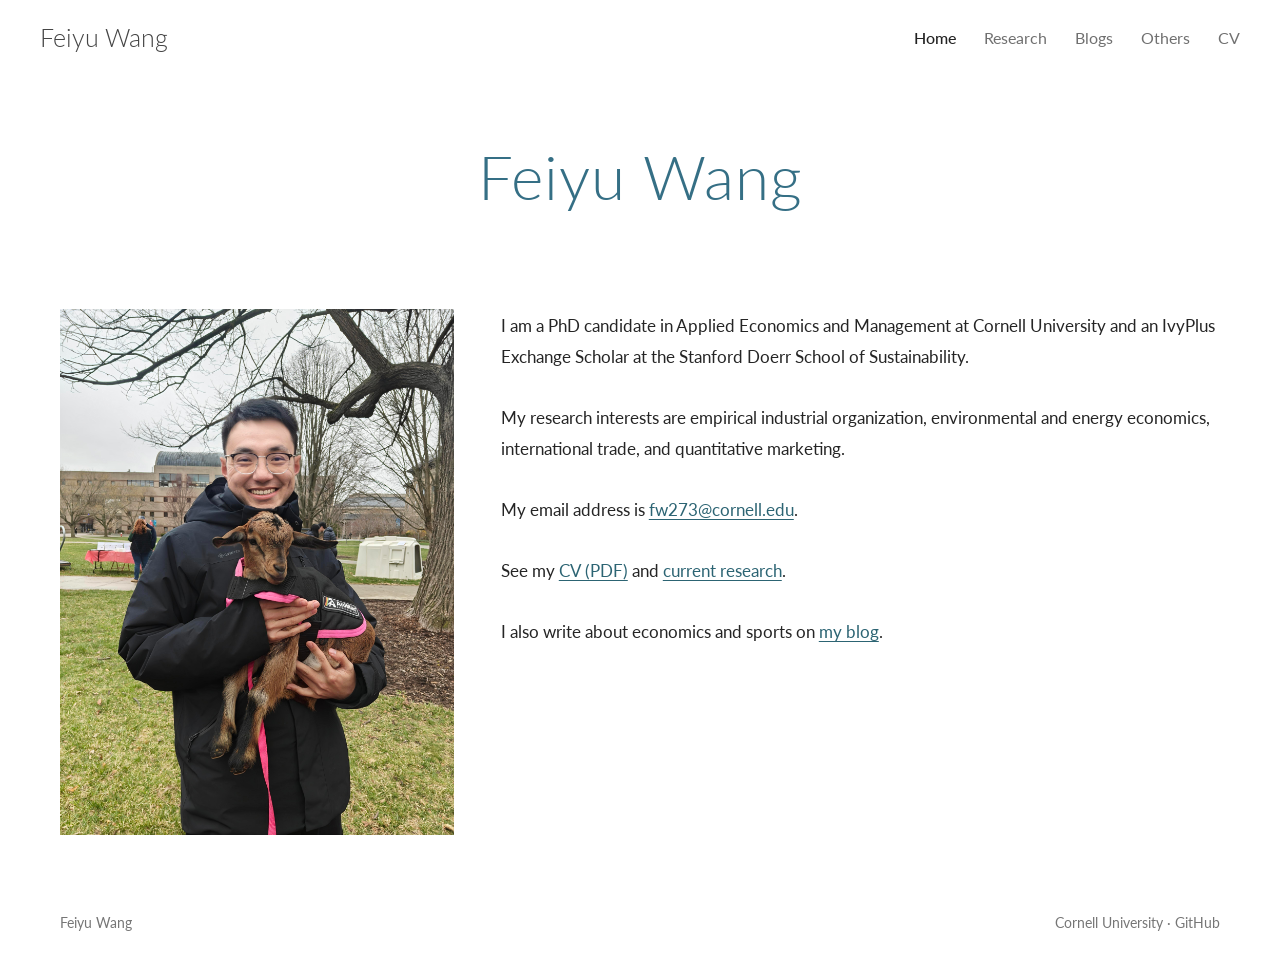
<file: index.html>
<!DOCTYPE html>
<html lang="en">
<head>
    <meta charset="UTF-8">
    <meta name="viewport" content="width=device-width, initial-scale=1.0">
    <meta name="description" content="Feiyu Wang is a PhD candidate at Cornell University working on empirical industrial organization, environmental and energy economics, international trade, and quantitative marketing.">
    <title>Feiyu Wang | Applied Economics</title>
    <link rel="stylesheet" href="css/style.css?v=e193c3ef9960">
</head>
<body>
    <a class="skip-link" href="#main-content">Skip to content</a>
    <header class="site-header">
        <nav class="site-nav" aria-label="Main navigation">
            <a class="site-brand" href="index.html">Feiyu Wang</a>
            <ul>
                <li><a href="index.html" class="active" aria-current="page">Home</a></li>
                <li><a href="research.html">Research</a></li>
                <li><a href="blogs.html">Blogs</a></li>
                <li><a href="others.html">Others</a></li>
                <li><a href="cv.html">CV</a></li>
            </ul>
        </nav>
    </header>
    <main class="home" id="main-content" tabindex="-1">
        <div class="page-heading"><h1 id="profile-name">Feiyu Wang</h1></div>
        <section class="hero" aria-labelledby="profile-name">
            <figure class="profile-photo"><img src="assets/profile.jpg" alt="Feiyu Wang holding a goat on campus" width="3072" height="4096" fetchpriority="high"></figure>
            <div class="hero-copy">
                <p>I am a PhD candidate in Applied Economics and Management at Cornell University and an IvyPlus Exchange Scholar at the Stanford Doerr School of Sustainability.</p>
                <p>My research interests are empirical industrial organization, environmental and energy economics, international trade, and quantitative marketing.</p>
                <p>My email address is <a href="mailto:fw273@cornell.edu">fw273@cornell.edu</a>.</p>
                <p>See my <a href="assets/cv.pdf?v=0cbc199d3c4f">CV (PDF)</a> and <a href="research.html">current research</a>.</p>
                <p>I also write about economics and sports on <a href="blogs.html">my blog</a>.</p>
            </div>
        </section>
    </main>
    <footer class="site-footer">
        <a href="index.html">Feiyu Wang</a>
        <span>Cornell University · <a href="https://github.com/feiyuwangdash">GitHub</a></span>
    </footer>
    <script src="js/script.js?v=7adf138d7b8d" defer></script>
</body>
</html>
</file>
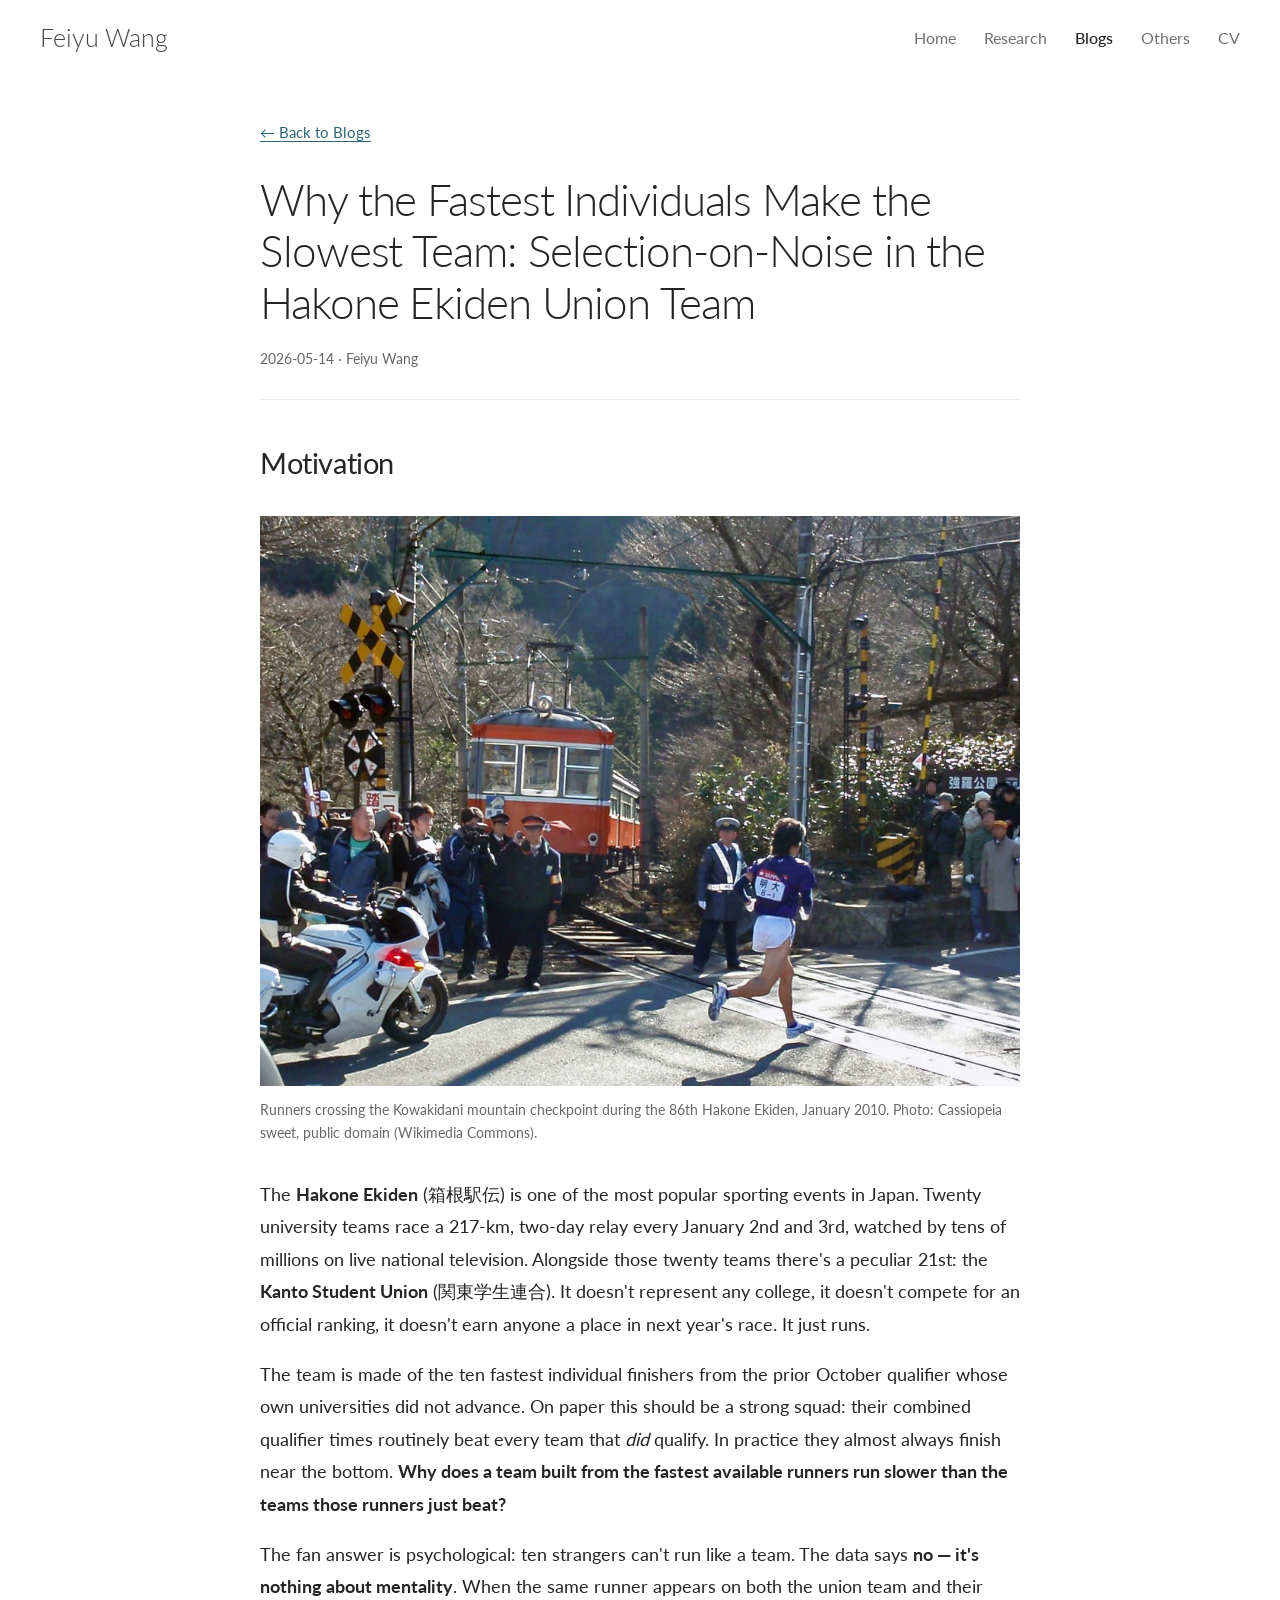
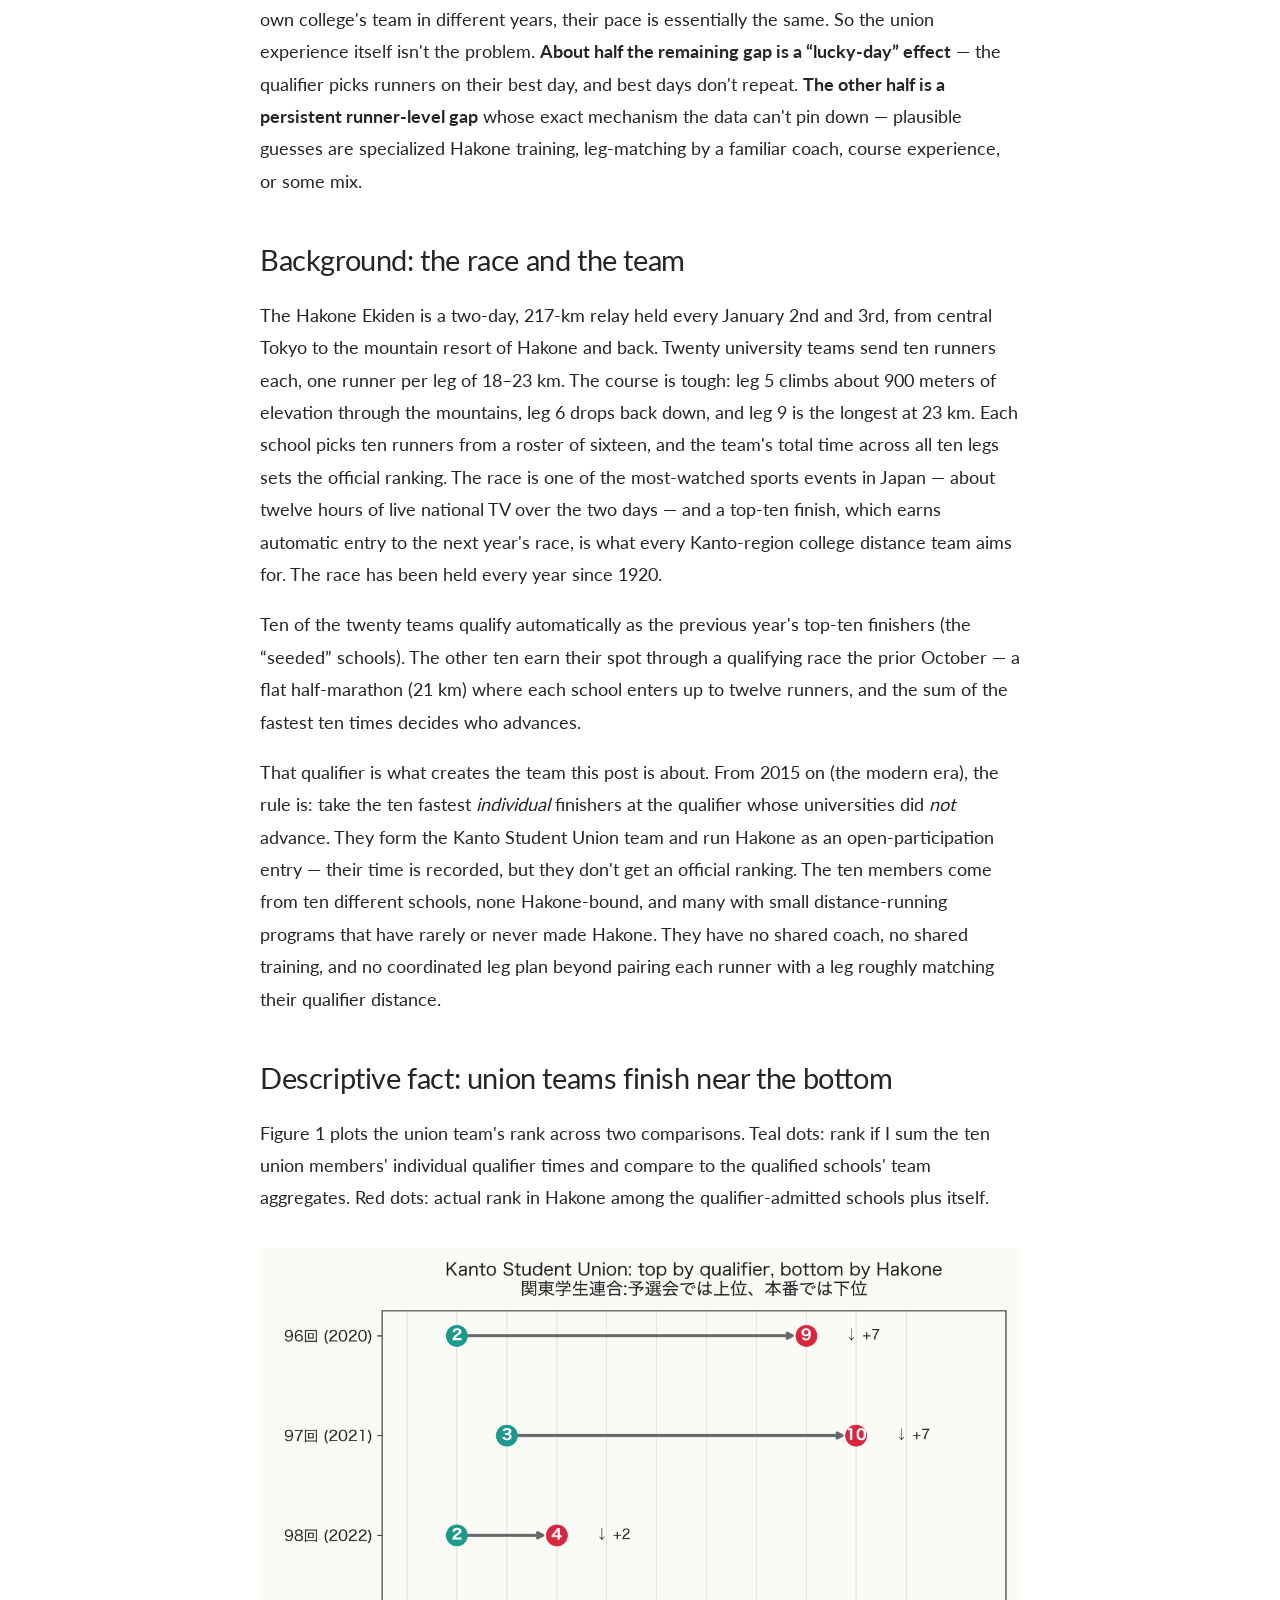
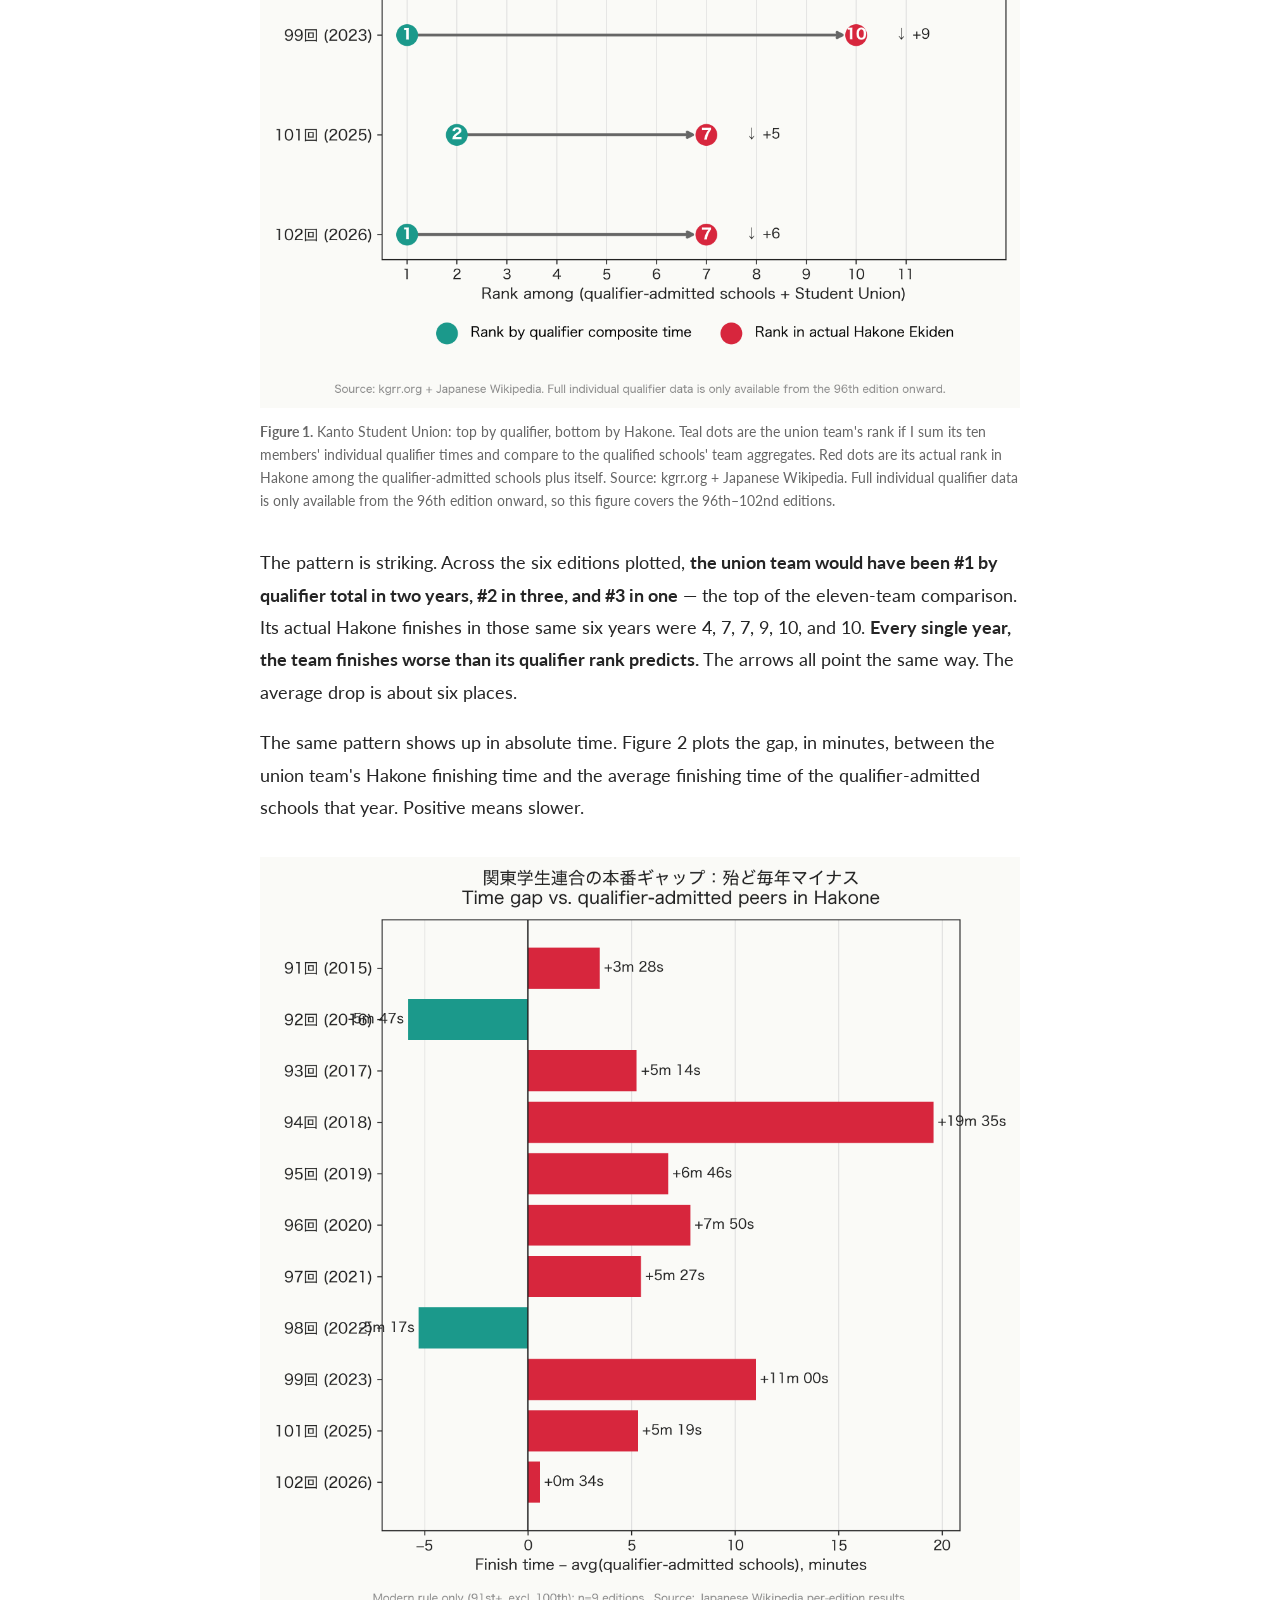
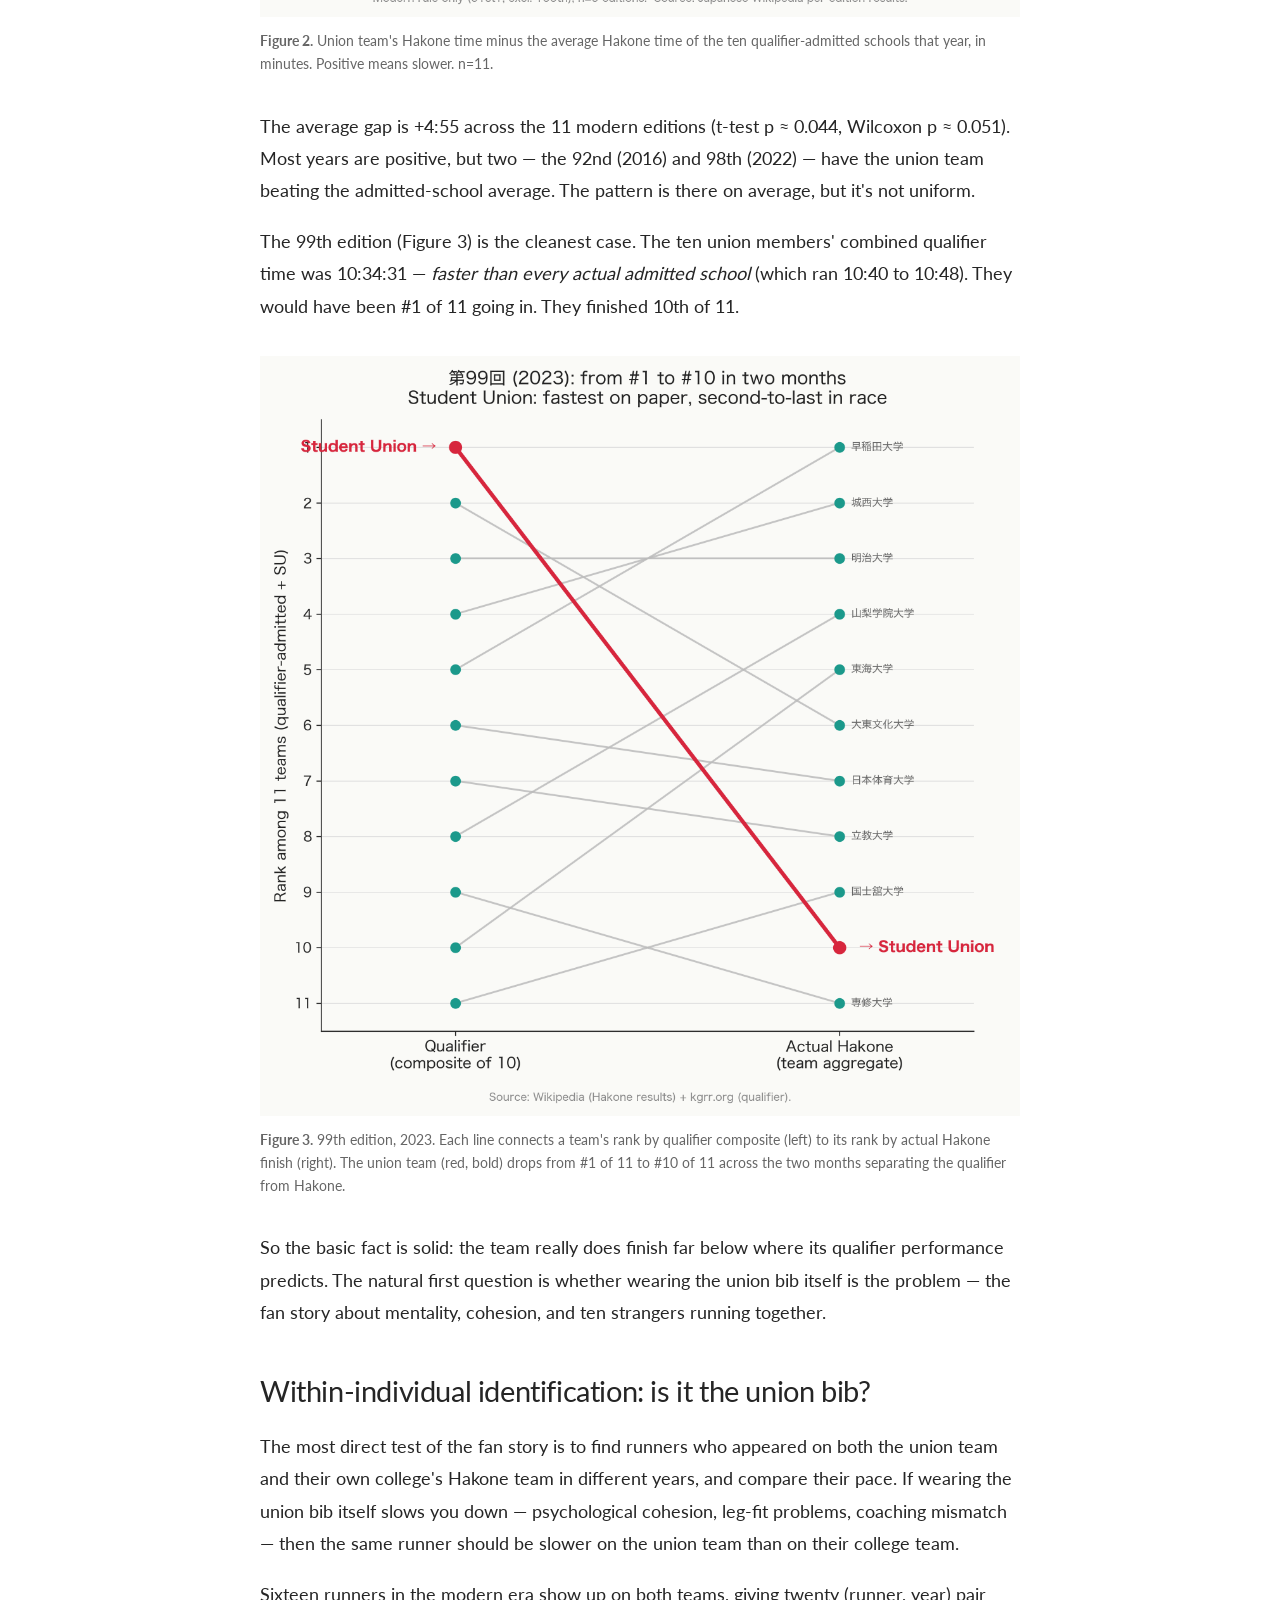
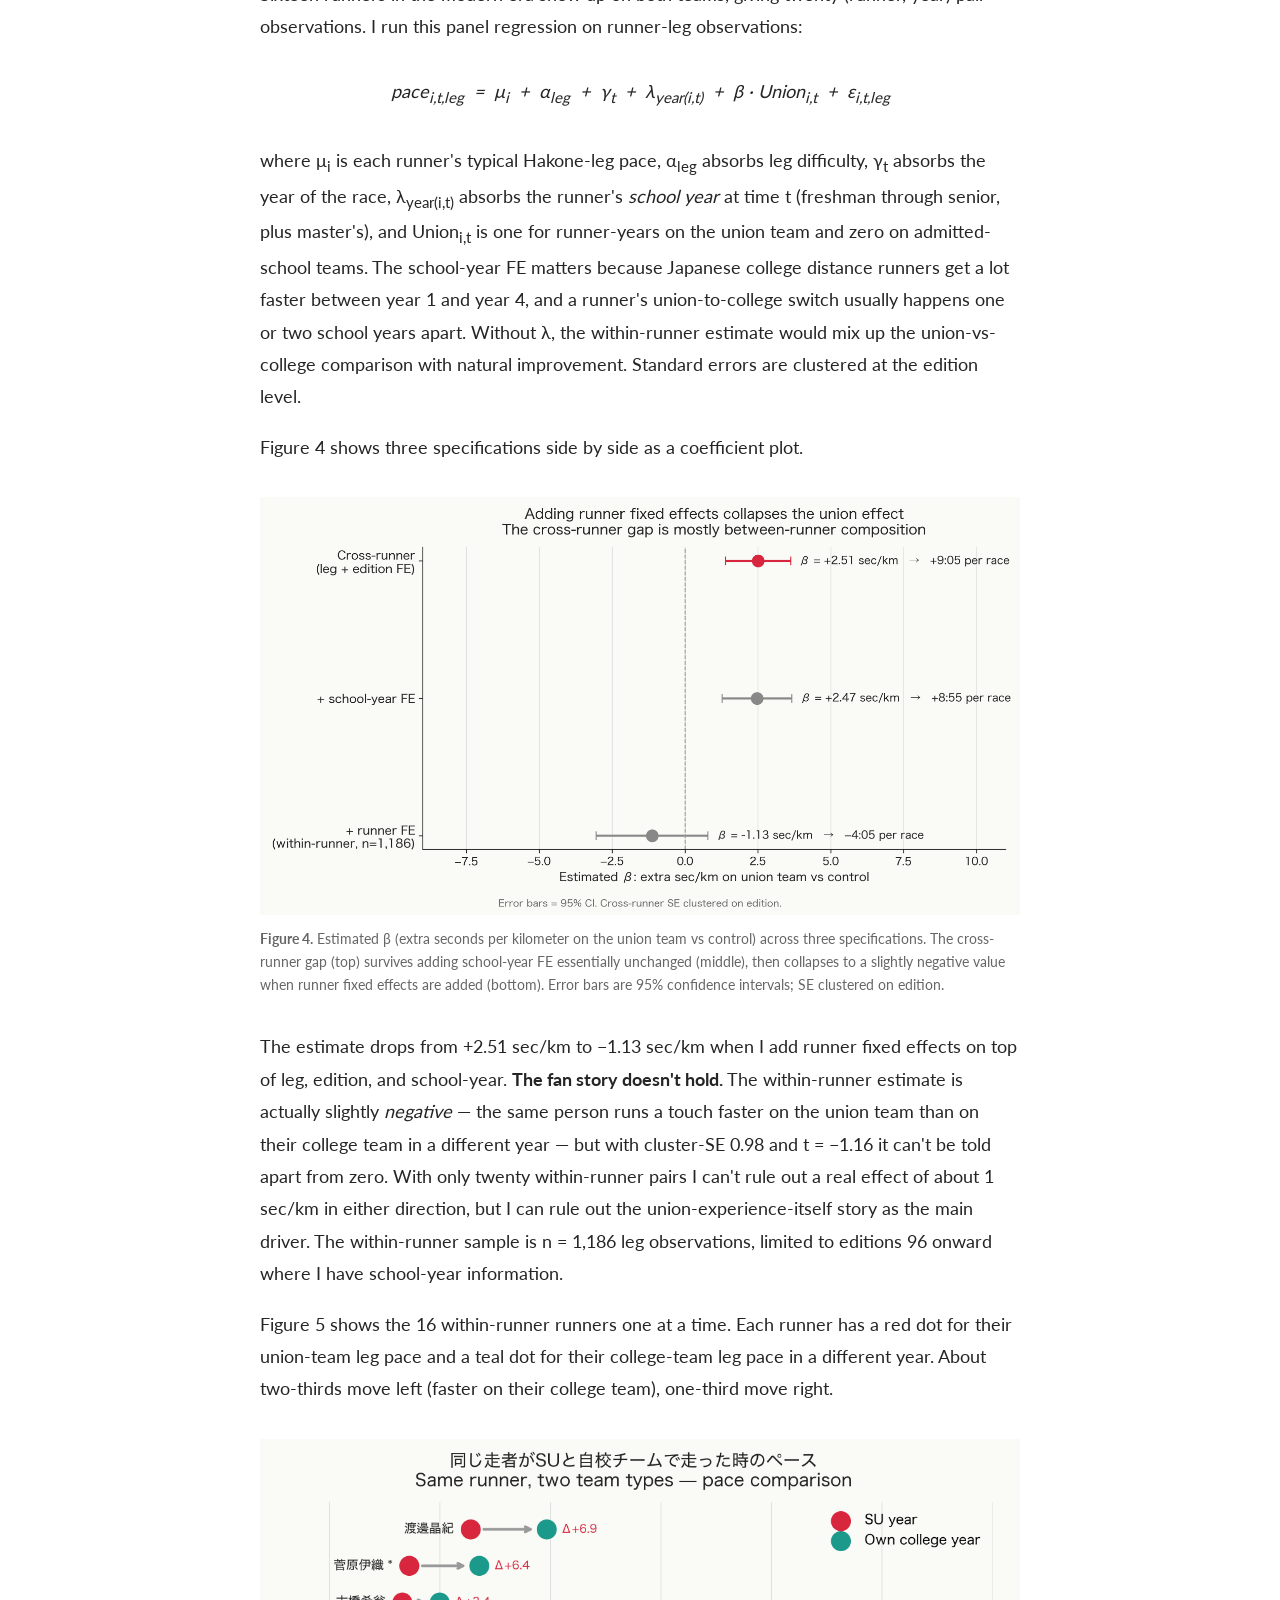
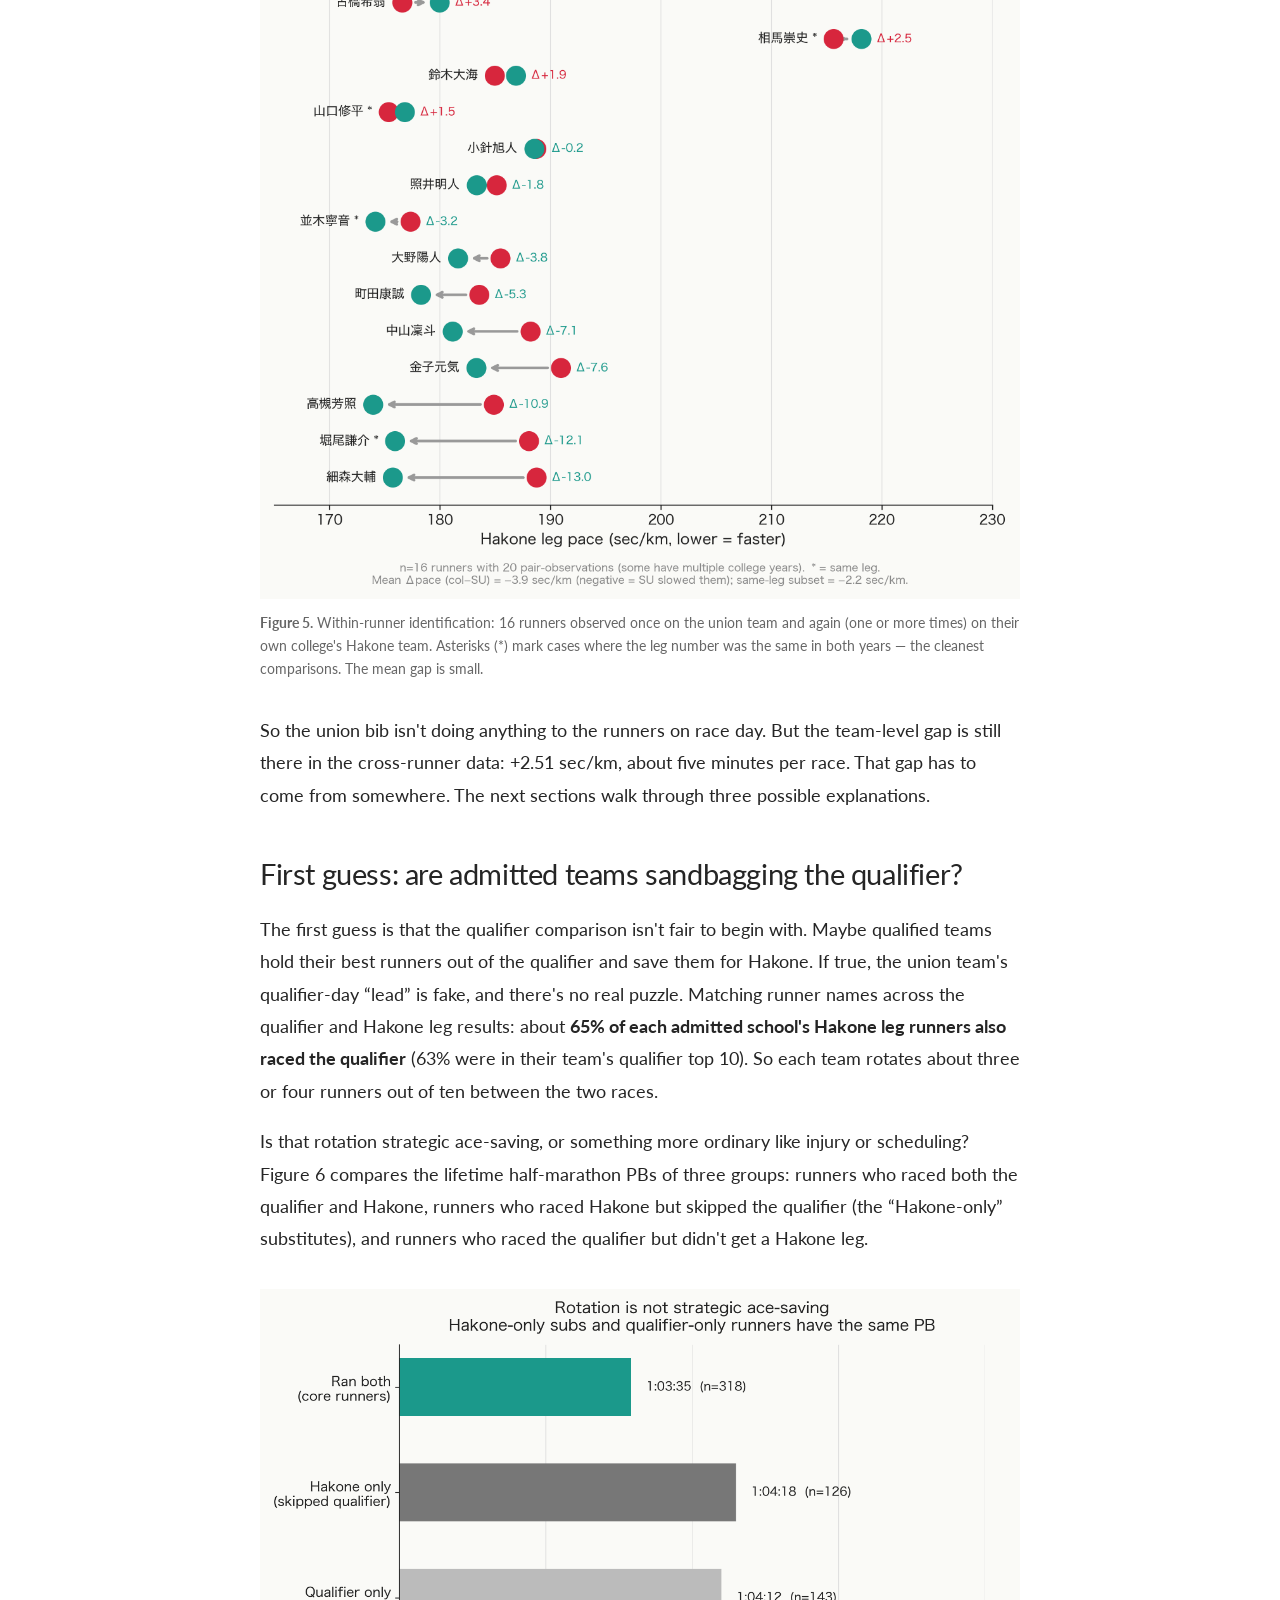
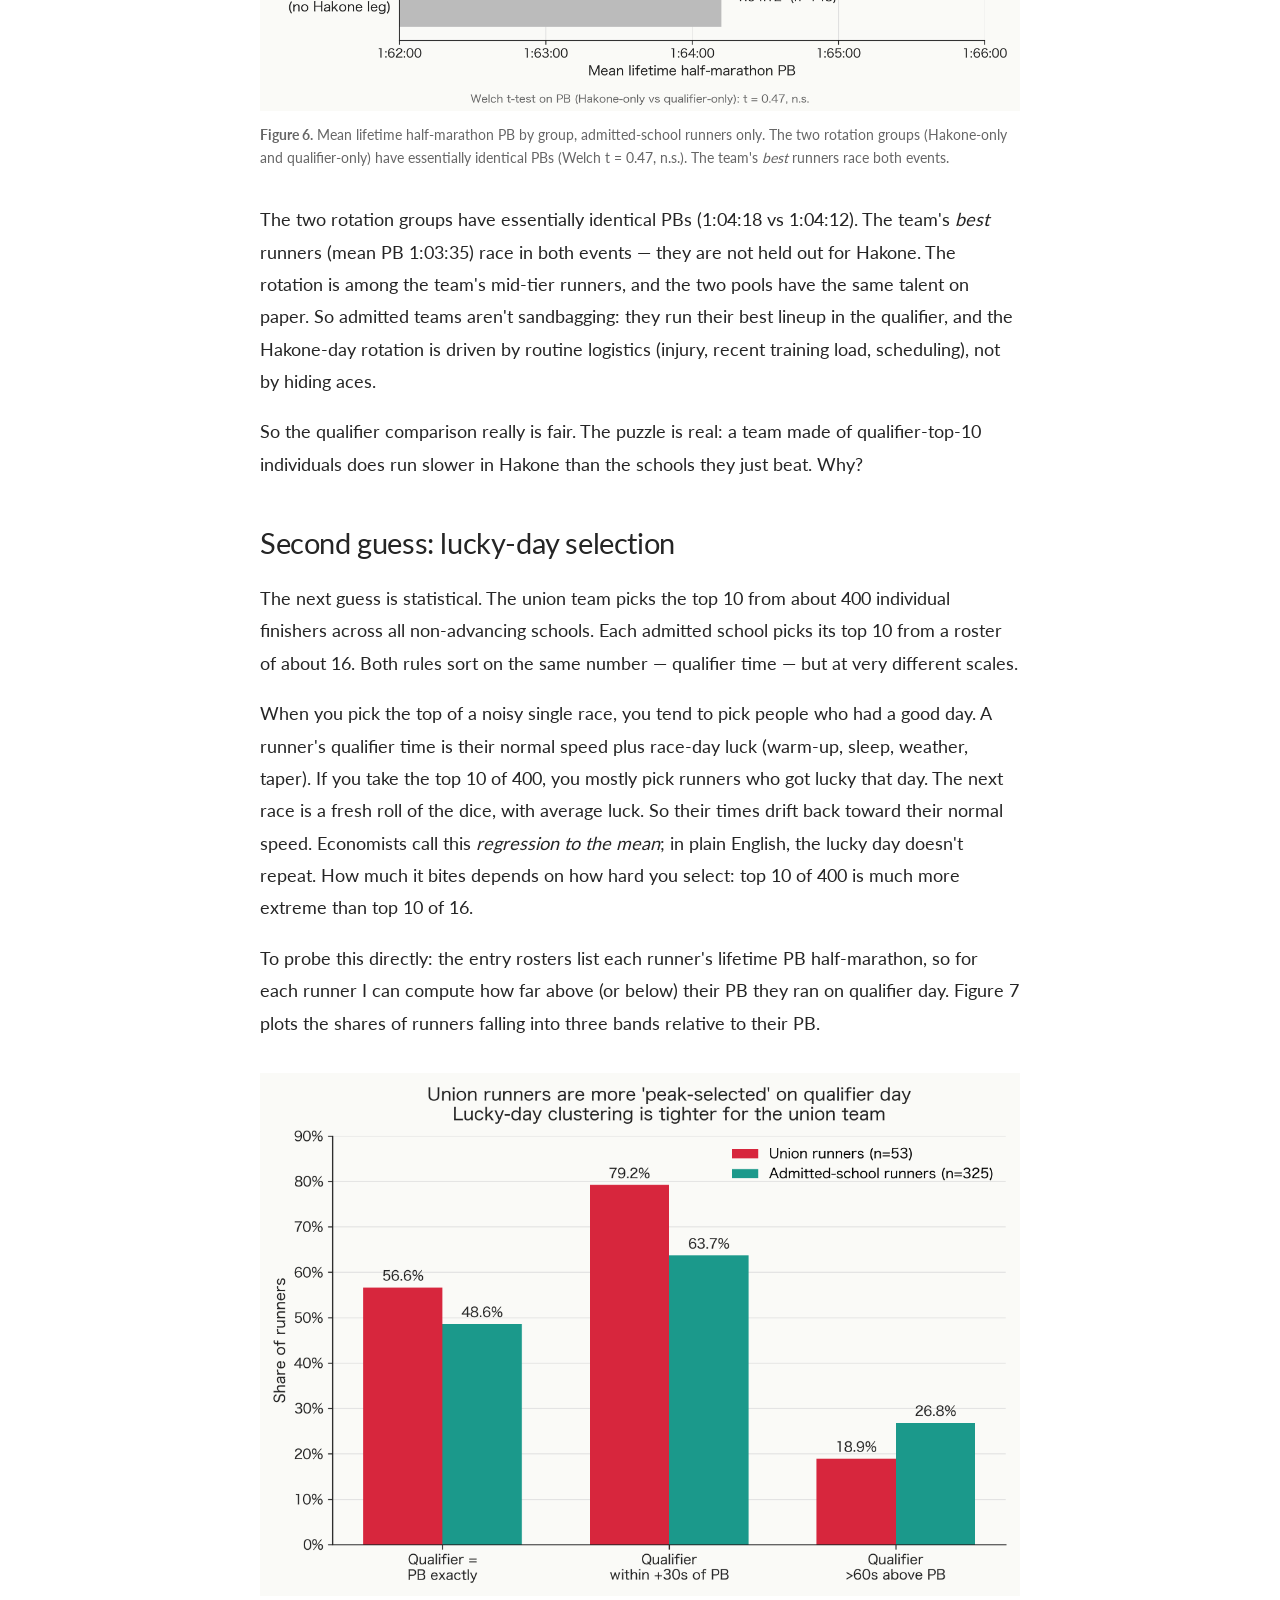
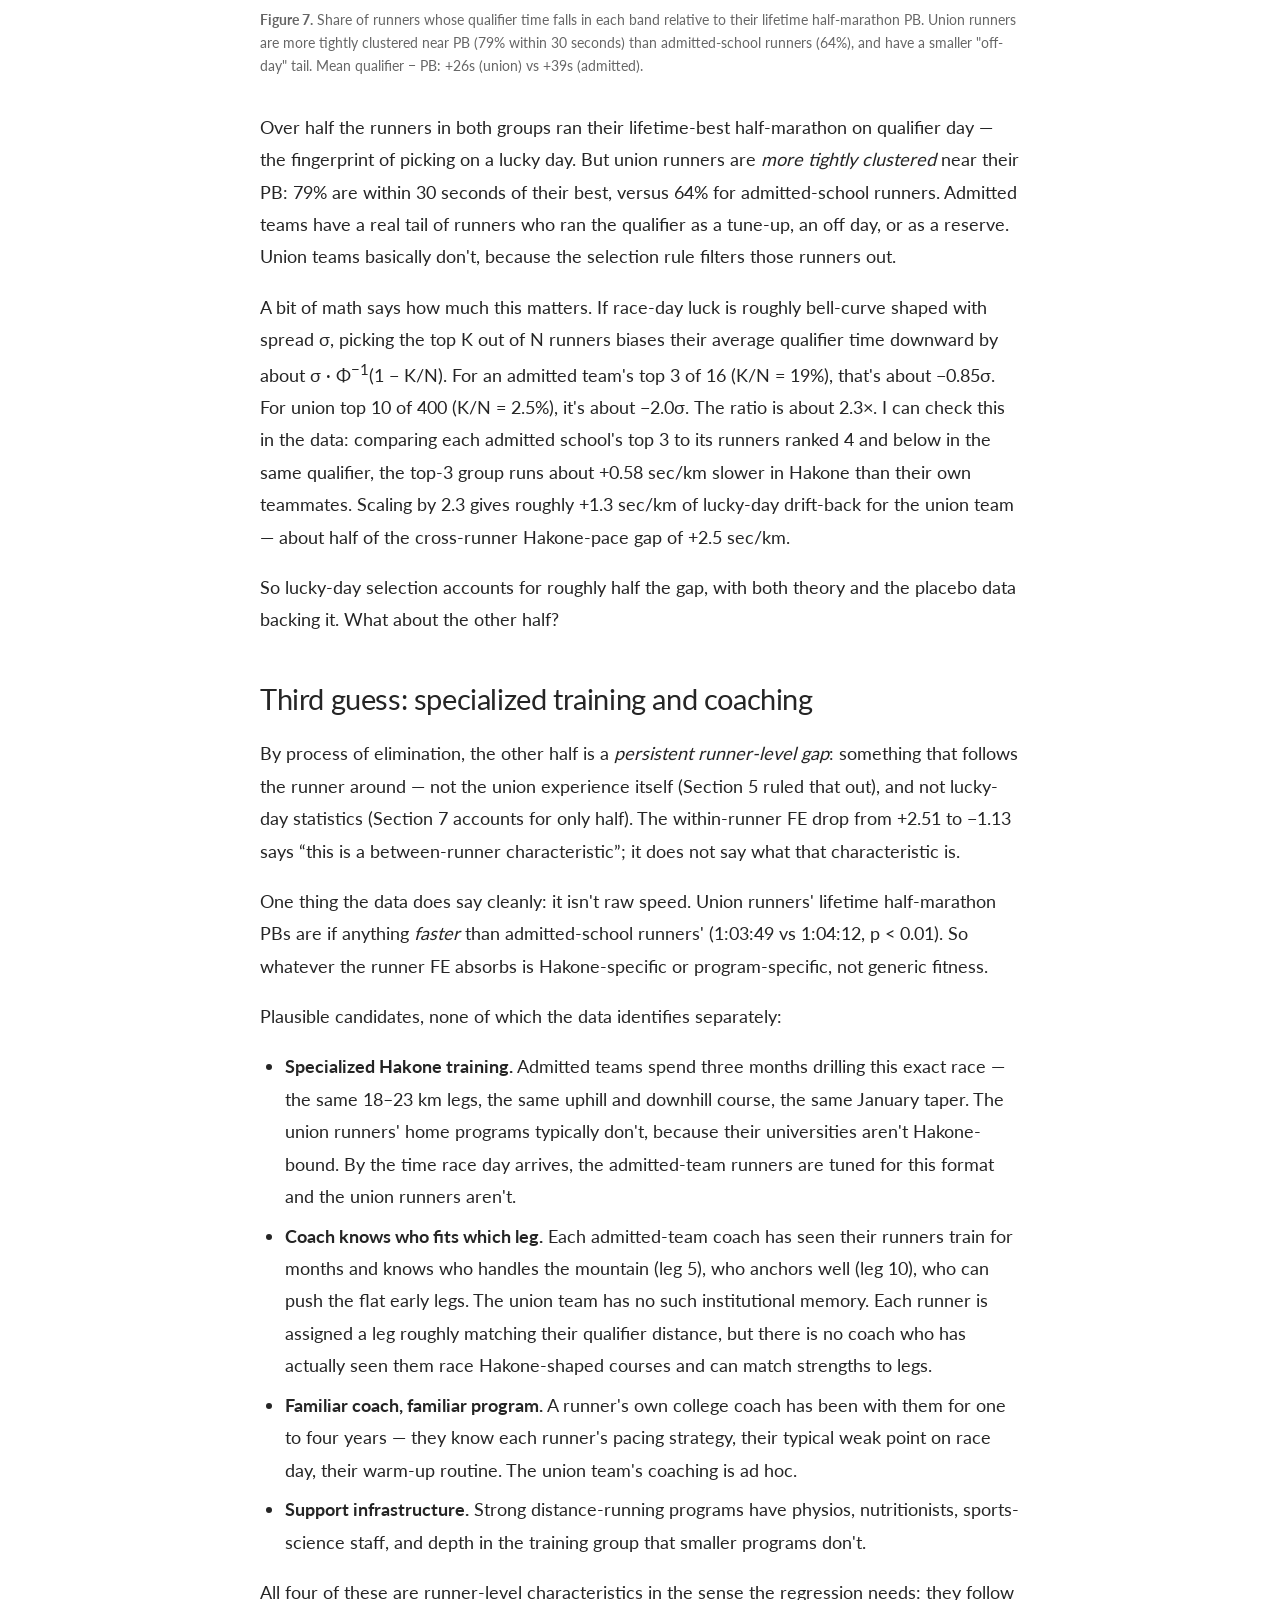
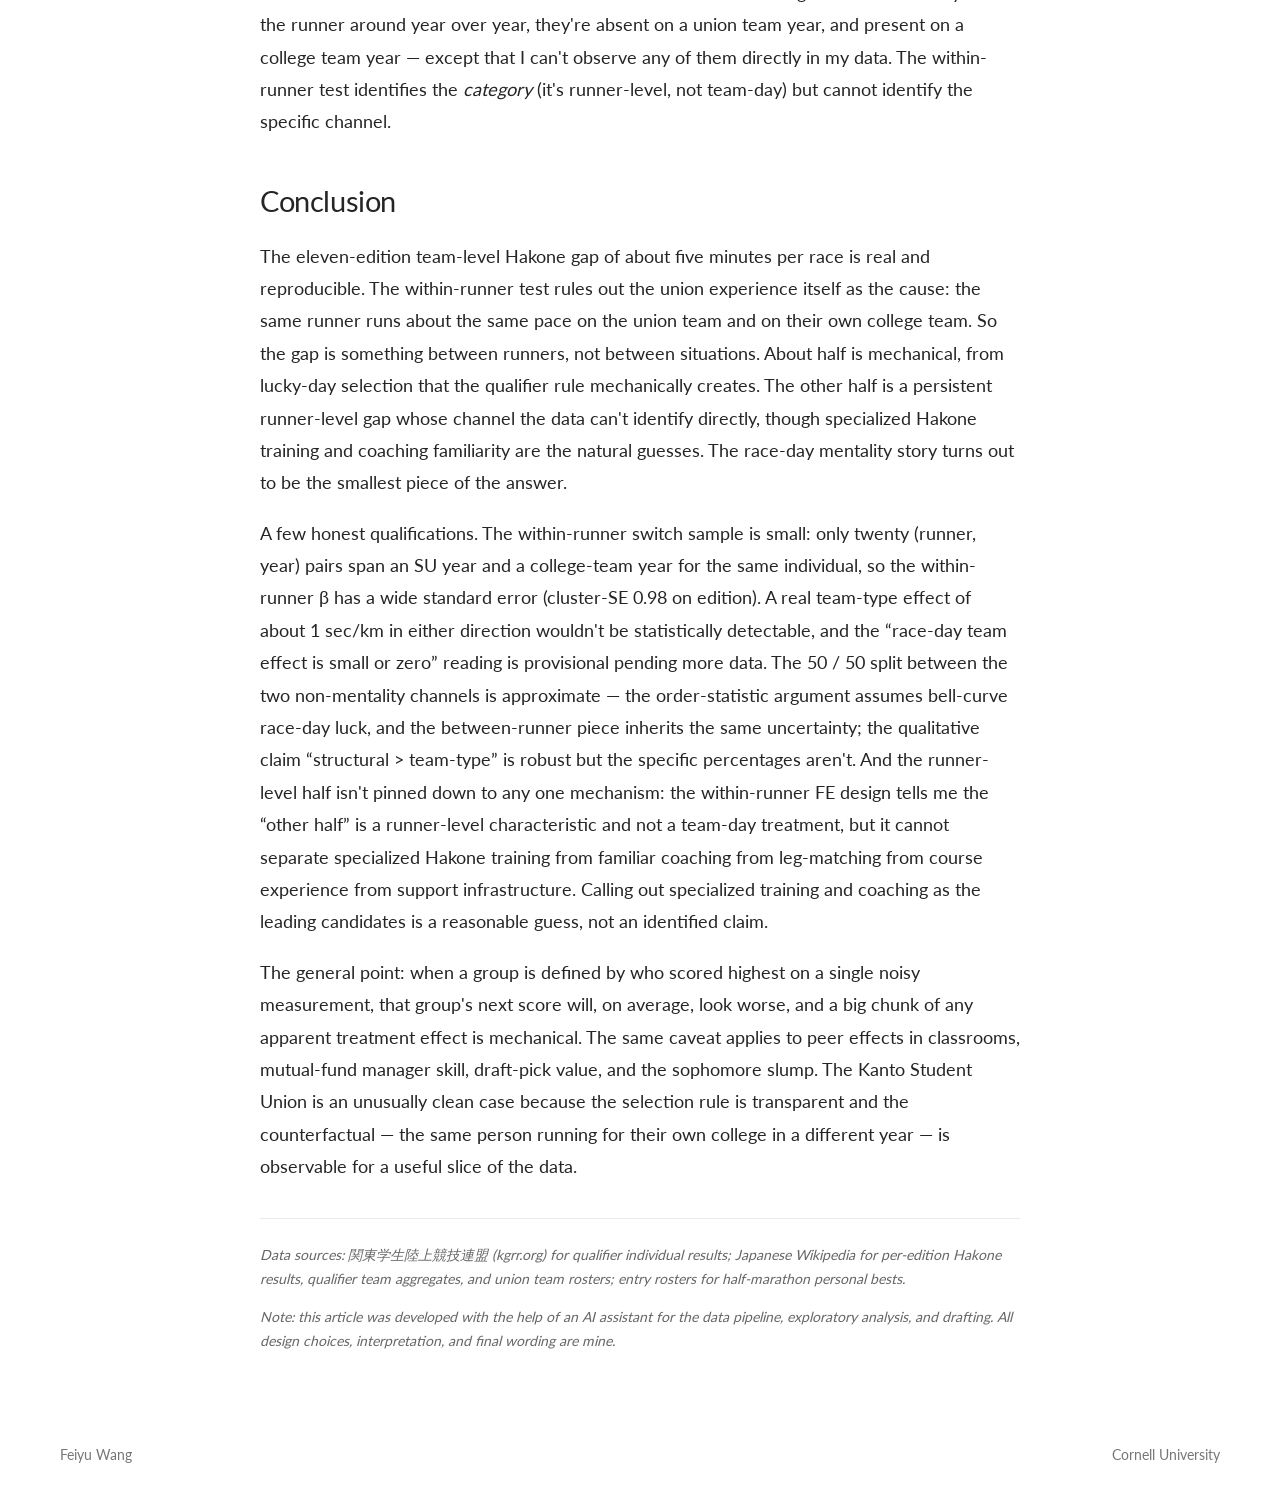
<file: posts/hakone-student-union/index.html>
<!DOCTYPE html>
<html lang="en">
<head>
    <meta charset="UTF-8">
    <meta name="viewport" content="width=device-width, initial-scale=1.0">
    <title>Why the Fastest Individuals Make the Slowest Team &mdash; Feiyu Wang</title>
    <link rel="stylesheet" href="../../css/style.css?v=e193c3ef9960">
</head>
<body>
    <a class="skip-link" href="#main-content">Skip to content</a>
    <header class="site-header">
        <nav class="site-nav" aria-label="Main navigation">
            <a class="site-brand" href="../../index.html">Feiyu Wang</a>
            <ul>
                <li><a href="../../index.html">Home</a></li>
                <li><a href="../../research.html">Research</a></li>
                <li><a href="../../blogs.html" class="active" aria-current="page">Blogs</a></li>
                <li><a href="../../others.html">Others</a></li>
                <li><a href="../../cv.html">CV</a></li>
            </ul>
        </nav>
    </header>
    <main class="post" id="main-content" tabindex="-1">
        <p class="back-link"><a href="../../blogs.html">&larr; Back to Blogs</a></p>

        <h1>Why the Fastest Individuals Make the Slowest Team: Selection-on-Noise in the Hakone Ekiden Union Team</h1>
        <p class="entry-meta">2026-05-14 &middot; Feiyu Wang<span class="post-views" hidden></span></p>

        <h2>Motivation</h2>

        <figure>
            <img src="fig0_hakone.jpg" alt="Runners crossing the Kowakidani mountain checkpoint during the 86th Hakone Ekiden, January 2010">
            <figcaption>Runners crossing the Kowakidani mountain checkpoint during the 86th Hakone Ekiden, January 2010. Photo: Cassiopeia sweet, public domain (Wikimedia Commons).</figcaption>
        </figure>

        <p>The <strong>Hakone Ekiden</strong> (箱根駅伝) is one of the most popular sporting events in Japan. Twenty university teams race a 217-km, two-day relay every January 2nd and 3rd, watched by tens of millions on live national television. Alongside those twenty teams there's a peculiar 21st: the <strong>Kanto Student Union</strong> (関東学生連合). It doesn't represent any college, it doesn't compete for an official ranking, it doesn't earn anyone a place in next year's race. It just runs.</p>

        <p>The team is made of the ten fastest individual finishers from the prior October qualifier whose own universities did not advance. On paper this should be a strong squad: their combined qualifier times routinely beat every team that <em>did</em> qualify. In practice they almost always finish near the bottom. <strong>Why does a team built from the fastest available runners run slower than the teams those runners just beat?</strong></p>

        <p>The fan answer is psychological: ten strangers can't run like a team. The data says <strong>no &mdash; it's nothing about mentality</strong>. When the same runner appears on both the union team and their own college's team in different years, their pace is essentially the same. So the union experience itself isn't the problem. <strong>About half the remaining gap is a &ldquo;lucky-day&rdquo; effect</strong> &mdash; the qualifier picks runners on their best day, and best days don't repeat. <strong>The other half is a persistent runner-level gap</strong> whose exact mechanism the data can't pin down &mdash; plausible guesses are specialized Hakone training, leg-matching by a familiar coach, course experience, or some mix.</p>

        <h2>Background: the race and the team</h2>

        <p>The Hakone Ekiden is a two-day, 217-km relay held every January 2nd and 3rd, from central Tokyo to the mountain resort of Hakone and back. Twenty university teams send ten runners each, one runner per leg of 18&ndash;23 km. The course is tough: leg 5 climbs about 900 meters of elevation through the mountains, leg 6 drops back down, and leg 9 is the longest at 23 km. Each school picks ten runners from a roster of sixteen, and the team's total time across all ten legs sets the official ranking. The race is one of the most-watched sports events in Japan &mdash; about twelve hours of live national TV over the two days &mdash; and a top-ten finish, which earns automatic entry to the next year's race, is what every Kanto-region college distance team aims for. The race has been held every year since 1920.</p>

        <p>Ten of the twenty teams qualify automatically as the previous year's top-ten finishers (the &ldquo;seeded&rdquo; schools). The other ten earn their spot through a qualifying race the prior October &mdash; a flat half-marathon (21 km) where each school enters up to twelve runners, and the sum of the fastest ten times decides who advances.</p>

        <p>That qualifier is what creates the team this post is about. From 2015 on (the modern era), the rule is: take the ten fastest <em>individual</em> finishers at the qualifier whose universities did <em>not</em> advance. They form the Kanto Student Union team and run Hakone as an open-participation entry &mdash; their time is recorded, but they don't get an official ranking. The ten members come from ten different schools, none Hakone-bound, and many with small distance-running programs that have rarely or never made Hakone. They have no shared coach, no shared training, and no coordinated leg plan beyond pairing each runner with a leg roughly matching their qualifier distance.</p>

        <h2>Descriptive fact: union teams finish near the bottom</h2>

        <p>Figure 1 plots the union team's rank across two comparisons. Teal dots: rank if I sum the ten union members' individual qualifier times and compare to the qualified schools' team aggregates. Red dots: actual rank in Hakone among the qualifier-admitted schools plus itself.</p>

        <figure>
            <img src="fig1_rank_gap.png" alt="Rank-gap chart: SU rank by qualifier composite (teal) vs by actual Hakone finish (red), 6 editions">
            <figcaption><strong>Figure 1.</strong> Kanto Student Union: top by qualifier, bottom by Hakone. Teal dots are the union team's rank if I sum its ten members' individual qualifier times and compare to the qualified schools' team aggregates. Red dots are its actual rank in Hakone among the qualifier-admitted schools plus itself. Source: kgrr.org + Japanese Wikipedia. Full individual qualifier data is only available from the 96th edition onward, so this figure covers the 96th&ndash;102nd editions.</figcaption>
        </figure>

        <p>The pattern is striking. Across the six editions plotted, <strong>the union team would have been #1 by qualifier total in two years, #2 in three, and #3 in one</strong> &mdash; the top of the eleven-team comparison. Its actual Hakone finishes in those same six years were 4, 7, 7, 9, 10, and 10. <strong>Every single year, the team finishes worse than its qualifier rank predicts.</strong> The arrows all point the same way. The average drop is about six places.</p>

        <p>The same pattern shows up in absolute time. Figure 2 plots the gap, in minutes, between the union team's Hakone finishing time and the average finishing time of the qualifier-admitted schools that year. Positive means slower.</p>

        <figure>
            <img src="fig2_time_gap.png" alt="Bar chart of SU's Hakone time minus admitted-school average, 11 editions">
            <figcaption><strong>Figure 2.</strong> Union team's Hakone time minus the average Hakone time of the ten qualifier-admitted schools that year, in minutes. Positive means slower. n=11.</figcaption>
        </figure>

        <p>The average gap is +4:55 across the 11 modern editions (t-test p &asymp; 0.044, Wilcoxon p &asymp; 0.051). Most years are positive, but two &mdash; the 92nd (2016) and 98th (2022) &mdash; have the union team beating the admitted-school average. The pattern is there on average, but it's not uniform.</p>

        <p>The 99th edition (Figure 3) is the cleanest case. The ten union members' combined qualifier time was 10:34:31 &mdash; <em>faster than every actual admitted school</em> (which ran 10:40 to 10:48). They would have been #1 of 11 going in. They finished 10th of 11.</p>

        <figure>
            <img src="fig3_99th_case.png" alt="Slope chart for the 99th edition: rank by qualifier composite vs by Hakone time">
            <figcaption><strong>Figure 3.</strong> 99th edition, 2023. Each line connects a team's rank by qualifier composite (left) to its rank by actual Hakone finish (right). The union team (red, bold) drops from #1 of 11 to #10 of 11 across the two months separating the qualifier from Hakone.</figcaption>
        </figure>

        <p>So the basic fact is solid: the team really does finish far below where its qualifier performance predicts. The natural first question is whether wearing the union bib itself is the problem &mdash; the fan story about mentality, cohesion, and ten strangers running together.</p>

        <h2>Within-individual identification: is it the union bib?</h2>

        <p>The most direct test of the fan story is to find runners who appeared on both the union team and their own college's Hakone team in different years, and compare their pace. If wearing the union bib itself slows you down &mdash; psychological cohesion, leg-fit problems, coaching mismatch &mdash; then the same runner should be slower on the union team than on their college team.</p>

        <p>Sixteen runners in the modern era show up on both teams, giving twenty (runner, year) pair observations. I run this panel regression on runner-leg observations:</p>

        <p class="equation">pace<sub>i,t,leg</sub> &nbsp;=&nbsp; &mu;<sub>i</sub> &nbsp;+&nbsp; &alpha;<sub>leg</sub> &nbsp;+&nbsp; &gamma;<sub>t</sub> &nbsp;+&nbsp; &lambda;<sub>year(i,t)</sub> &nbsp;+&nbsp; &beta; &middot; Union<sub>i,t</sub> &nbsp;+&nbsp; &epsilon;<sub>i,t,leg</sub></p>

        <p>where &mu;<sub>i</sub> is each runner's typical Hakone-leg pace, &alpha;<sub>leg</sub> absorbs leg difficulty, &gamma;<sub>t</sub> absorbs the year of the race, &lambda;<sub>year(i,t)</sub> absorbs the runner's <em>school year</em> at time t (freshman through senior, plus master's), and Union<sub>i,t</sub> is one for runner-years on the union team and zero on admitted-school teams. The school-year FE matters because Japanese college distance runners get a lot faster between year 1 and year 4, and a runner's union-to-college switch usually happens one or two school years apart. Without &lambda;, the within-runner estimate would mix up the union-vs-college comparison with natural improvement. Standard errors are clustered at the edition level.</p>

        <p>Figure 4 shows three specifications side by side as a coefficient plot.</p>

        <figure>
            <img src="fig08_did_specs.png" alt="Coefficient plot of three specifications, error bars 95 CI">
            <figcaption><strong>Figure 4.</strong> Estimated &beta; (extra seconds per kilometer on the union team vs control) across three specifications. The cross-runner gap (top) survives adding school-year FE essentially unchanged (middle), then collapses to a slightly negative value when runner fixed effects are added (bottom). Error bars are 95% confidence intervals; SE clustered on edition.</figcaption>
        </figure>

        <p>The estimate drops from +2.51 sec/km to &minus;1.13 sec/km when I add runner fixed effects on top of leg, edition, and school-year. <strong>The fan story doesn't hold.</strong> The within-runner estimate is actually slightly <em>negative</em> &mdash; the same person runs a touch faster on the union team than on their college team in a different year &mdash; but with cluster-SE 0.98 and t = &minus;1.16 it can't be told apart from zero. With only twenty within-runner pairs I can't rule out a real effect of about 1 sec/km in either direction, but I can rule out the union-experience-itself story as the main driver. The within-runner sample is n = 1,186 leg observations, limited to editions 96 onward where I have school-year information.</p>

        <p>Figure 5 shows the 16 within-runner runners one at a time. Each runner has a red dot for their union-team leg pace and a teal dot for their college-team leg pace in a different year. About two-thirds move left (faster on their college team), one-third move right.</p>

        <figure>
            <img src="fig4_within_runner.png" alt="Within-runner pace comparison: 16 runners' union-team pace vs college-team pace">
            <figcaption><strong>Figure 5.</strong> Within-runner identification: 16 runners observed once on the union team and again (one or more times) on their own college's Hakone team. Asterisks (*) mark cases where the leg number was the same in both years &mdash; the cleanest comparisons. The mean gap is small.</figcaption>
        </figure>

        <p>So the union bib isn't doing anything to the runners on race day. But the team-level gap is still there in the cross-runner data: +2.51 sec/km, about five minutes per race. That gap has to come from somewhere. The next sections walk through three possible explanations.</p>

        <h2>First guess: are admitted teams sandbagging the qualifier?</h2>

        <p>The first guess is that the qualifier comparison isn't fair to begin with. Maybe qualified teams hold their best runners out of the qualifier and save them for Hakone. If true, the union team's qualifier-day &ldquo;lead&rdquo; is fake, and there's no real puzzle. Matching runner names across the qualifier and Hakone leg results: about <strong>65% of each admitted school's Hakone leg runners also raced the qualifier</strong> (63% were in their team's qualifier top 10). So each team rotates about three or four runners out of ten between the two races.</p>

        <p>Is that rotation strategic ace-saving, or something more ordinary like injury or scheduling? Figure 6 compares the lifetime half-marathon PBs of three groups: runners who raced both the qualifier and Hakone, runners who raced Hakone but skipped the qualifier (the &ldquo;Hakone-only&rdquo; substitutes), and runners who raced the qualifier but didn't get a Hakone leg.</p>

        <figure>
            <img src="fig05_pb_rotation.png" alt="Mean half-marathon PB by group: both, Hakone-only, qualifier-only">
            <figcaption><strong>Figure 6.</strong> Mean lifetime half-marathon PB by group, admitted-school runners only. The two rotation groups (Hakone-only and qualifier-only) have essentially identical PBs (Welch t = 0.47, n.s.). The team's <em>best</em> runners race both events.</figcaption>
        </figure>

        <p>The two rotation groups have essentially identical PBs (1:04:18 vs 1:04:12). The team's <em>best</em> runners (mean PB 1:03:35) race in both events &mdash; they are not held out for Hakone. The rotation is among the team's mid-tier runners, and the two pools have the same talent on paper. So admitted teams aren't sandbagging: they run their best lineup in the qualifier, and the Hakone-day rotation is driven by routine logistics (injury, recent training load, scheduling), not by hiding aces.</p>

        <p>So the qualifier comparison really is fair. The puzzle is real: a team made of qualifier-top-10 individuals does run slower in Hakone than the schools they just beat. Why?</p>

        <h2>Second guess: lucky-day selection</h2>

        <p>The next guess is statistical. The union team picks the top 10 from about 400 individual finishers across all non-advancing schools. Each admitted school picks its top 10 from a roster of about 16. Both rules sort on the same number &mdash; qualifier time &mdash; but at very different scales.</p>

        <p>When you pick the top of a noisy single race, you tend to pick people who had a good day. A runner's qualifier time is their normal speed plus race-day luck (warm-up, sleep, weather, taper). If you take the top 10 of 400, you mostly pick runners who got lucky that day. The next race is a fresh roll of the dice, with average luck. So their times drift back toward their normal speed. Economists call this <em>regression to the mean</em>; in plain English, the lucky day doesn't repeat. How much it bites depends on how hard you select: top 10 of 400 is much more extreme than top 10 of 16.</p>

        <p>To probe this directly: the entry rosters list each runner's lifetime PB half-marathon, so for each runner I can compute how far above (or below) their PB they ran on qualifier day. Figure 7 plots the shares of runners falling into three bands relative to their PB.</p>

        <figure>
            <img src="fig06_qual_vs_pb.png" alt="Share of runners at PB / within 30s of PB / 60s+ above PB, union vs admitted">
            <figcaption><strong>Figure 7.</strong> Share of runners whose qualifier time falls in each band relative to their lifetime half-marathon PB. Union runners are more tightly clustered near PB (79% within 30 seconds) than admitted-school runners (64%), and have a smaller "off-day" tail. Mean qualifier &minus; PB: +26s (union) vs +39s (admitted).</figcaption>
        </figure>

        <p>Over half the runners in both groups ran their lifetime-best half-marathon on qualifier day &mdash; the fingerprint of picking on a lucky day. But union runners are <em>more tightly clustered</em> near their PB: 79% are within 30 seconds of their best, versus 64% for admitted-school runners. Admitted teams have a real tail of runners who ran the qualifier as a tune-up, an off day, or as a reserve. Union teams basically don't, because the selection rule filters those runners out.</p>

        <p>A bit of math says how much this matters. If race-day luck is roughly bell-curve shaped with spread &sigma;, picking the top K out of N runners biases their average qualifier time downward by about &sigma; &middot; &Phi;<sup>&minus;1</sup>(1 &minus; K/N). For an admitted team's top 3 of 16 (K/N = 19%), that's about &minus;0.85&sigma;. For union top 10 of 400 (K/N = 2.5%), it's about &minus;2.0&sigma;. The ratio is about 2.3&times;. I can check this in the data: comparing each admitted school's top 3 to its runners ranked 4 and below in the same qualifier, the top-3 group runs about +0.58 sec/km slower in Hakone than their own teammates. Scaling by 2.3 gives roughly +1.3 sec/km of lucky-day drift-back for the union team &mdash; about half of the cross-runner Hakone-pace gap of +2.5 sec/km.</p>

        <p>So lucky-day selection accounts for roughly half the gap, with both theory and the placebo data backing it. What about the other half?</p>

        <h2>Third guess: specialized training and coaching</h2>

        <p>By process of elimination, the other half is a <em>persistent runner-level gap</em>: something that follows the runner around &mdash; not the union experience itself (Section 5 ruled that out), and not lucky-day statistics (Section 7 accounts for only half). The within-runner FE drop from +2.51 to &minus;1.13 says &ldquo;this is a between-runner characteristic&rdquo;; it does not say what that characteristic is.</p>

        <p>One thing the data does say cleanly: it isn't raw speed. Union runners' lifetime half-marathon PBs are if anything <em>faster</em> than admitted-school runners' (1:03:49 vs 1:04:12, p &lt; 0.01). So whatever the runner FE absorbs is Hakone-specific or program-specific, not generic fitness.</p>

        <p>Plausible candidates, none of which the data identifies separately:</p>

        <ul>
            <li><strong>Specialized Hakone training.</strong> Admitted teams spend three months drilling this exact race &mdash; the same 18&ndash;23 km legs, the same uphill and downhill course, the same January taper. The union runners' home programs typically don't, because their universities aren't Hakone-bound. By the time race day arrives, the admitted-team runners are tuned for this format and the union runners aren't.</li>
            <li><strong>Coach knows who fits which leg.</strong> Each admitted-team coach has seen their runners train for months and knows who handles the mountain (leg 5), who anchors well (leg 10), who can push the flat early legs. The union team has no such institutional memory. Each runner is assigned a leg roughly matching their qualifier distance, but there is no coach who has actually seen them race Hakone-shaped courses and can match strengths to legs.</li>
            <li><strong>Familiar coach, familiar program.</strong> A runner's own college coach has been with them for one to four years &mdash; they know each runner's pacing strategy, their typical weak point on race day, their warm-up routine. The union team's coaching is ad hoc.</li>
            <li><strong>Support infrastructure.</strong> Strong distance-running programs have physios, nutritionists, sports-science staff, and depth in the training group that smaller programs don't.</li>
        </ul>

        <p>All four of these are runner-level characteristics in the sense the regression needs: they follow the runner around year over year, they're absent on a union team year, and present on a college team year &mdash; except that I can't observe any of them directly in my data. The within-runner test identifies the <em>category</em> (it's runner-level, not team-day) but cannot identify the specific channel.</p>

        <h2>Conclusion</h2>

        <p>The eleven-edition team-level Hakone gap of about five minutes per race is real and reproducible. The within-runner test rules out the union experience itself as the cause: the same runner runs about the same pace on the union team and on their own college team. So the gap is something between runners, not between situations. About half is mechanical, from lucky-day selection that the qualifier rule mechanically creates. The other half is a persistent runner-level gap whose channel the data can't identify directly, though specialized Hakone training and coaching familiarity are the natural guesses. The race-day mentality story turns out to be the smallest piece of the answer.</p>

        <p>A few honest qualifications. The within-runner switch sample is small: only twenty (runner, year) pairs span an SU year and a college-team year for the same individual, so the within-runner &beta; has a wide standard error (cluster-SE 0.98 on edition). A real team-type effect of about 1 sec/km in either direction wouldn't be statistically detectable, and the &ldquo;race-day team effect is small or zero&rdquo; reading is provisional pending more data. The 50&nbsp;/&nbsp;50 split between the two non-mentality channels is approximate &mdash; the order-statistic argument assumes bell-curve race-day luck, and the between-runner piece inherits the same uncertainty; the qualitative claim &ldquo;structural &gt; team-type&rdquo; is robust but the specific percentages aren't. And the runner-level half isn't pinned down to any one mechanism: the within-runner FE design tells me the &ldquo;other half&rdquo; is a runner-level characteristic and not a team-day treatment, but it cannot separate specialized Hakone training from familiar coaching from leg-matching from course experience from support infrastructure. Calling out specialized training and coaching as the leading candidates is a reasonable guess, not an identified claim.</p>

        <p>The general point: when a group is defined by who scored highest on a single noisy measurement, that group's next score will, on average, look worse, and a big chunk of any apparent treatment effect is mechanical. The same caveat applies to peer effects in classrooms, mutual-fund manager skill, draft-pick value, and the sophomore slump. The Kanto Student Union is an unusually clean case because the selection rule is transparent and the counterfactual &mdash; the same person running for their own college in a different year &mdash; is observable for a useful slice of the data.</p>

        <hr>

        <p class="footer-meta"><em>Data sources: 関東学生陸上競技連盟 (kgrr.org) for qualifier individual results; Japanese Wikipedia for per-edition Hakone results, qualifier team aggregates, and union team rosters; entry rosters for half-marathon personal bests.</em></p>
        <p class="footer-meta"><em>Note: this article was developed with the help of an AI assistant for the data pipeline, exploratory analysis, and drafting. All design choices, interpretation, and final wording are mine.</em></p>

    </main>
    <footer class="site-footer">
        <a href="../../index.html">Feiyu Wang</a>
        <span>Cornell University</span>
    </footer>
    <script src="../../js/script.js?v=7adf138d7b8d" defer></script>
</body>
</html>
</file>
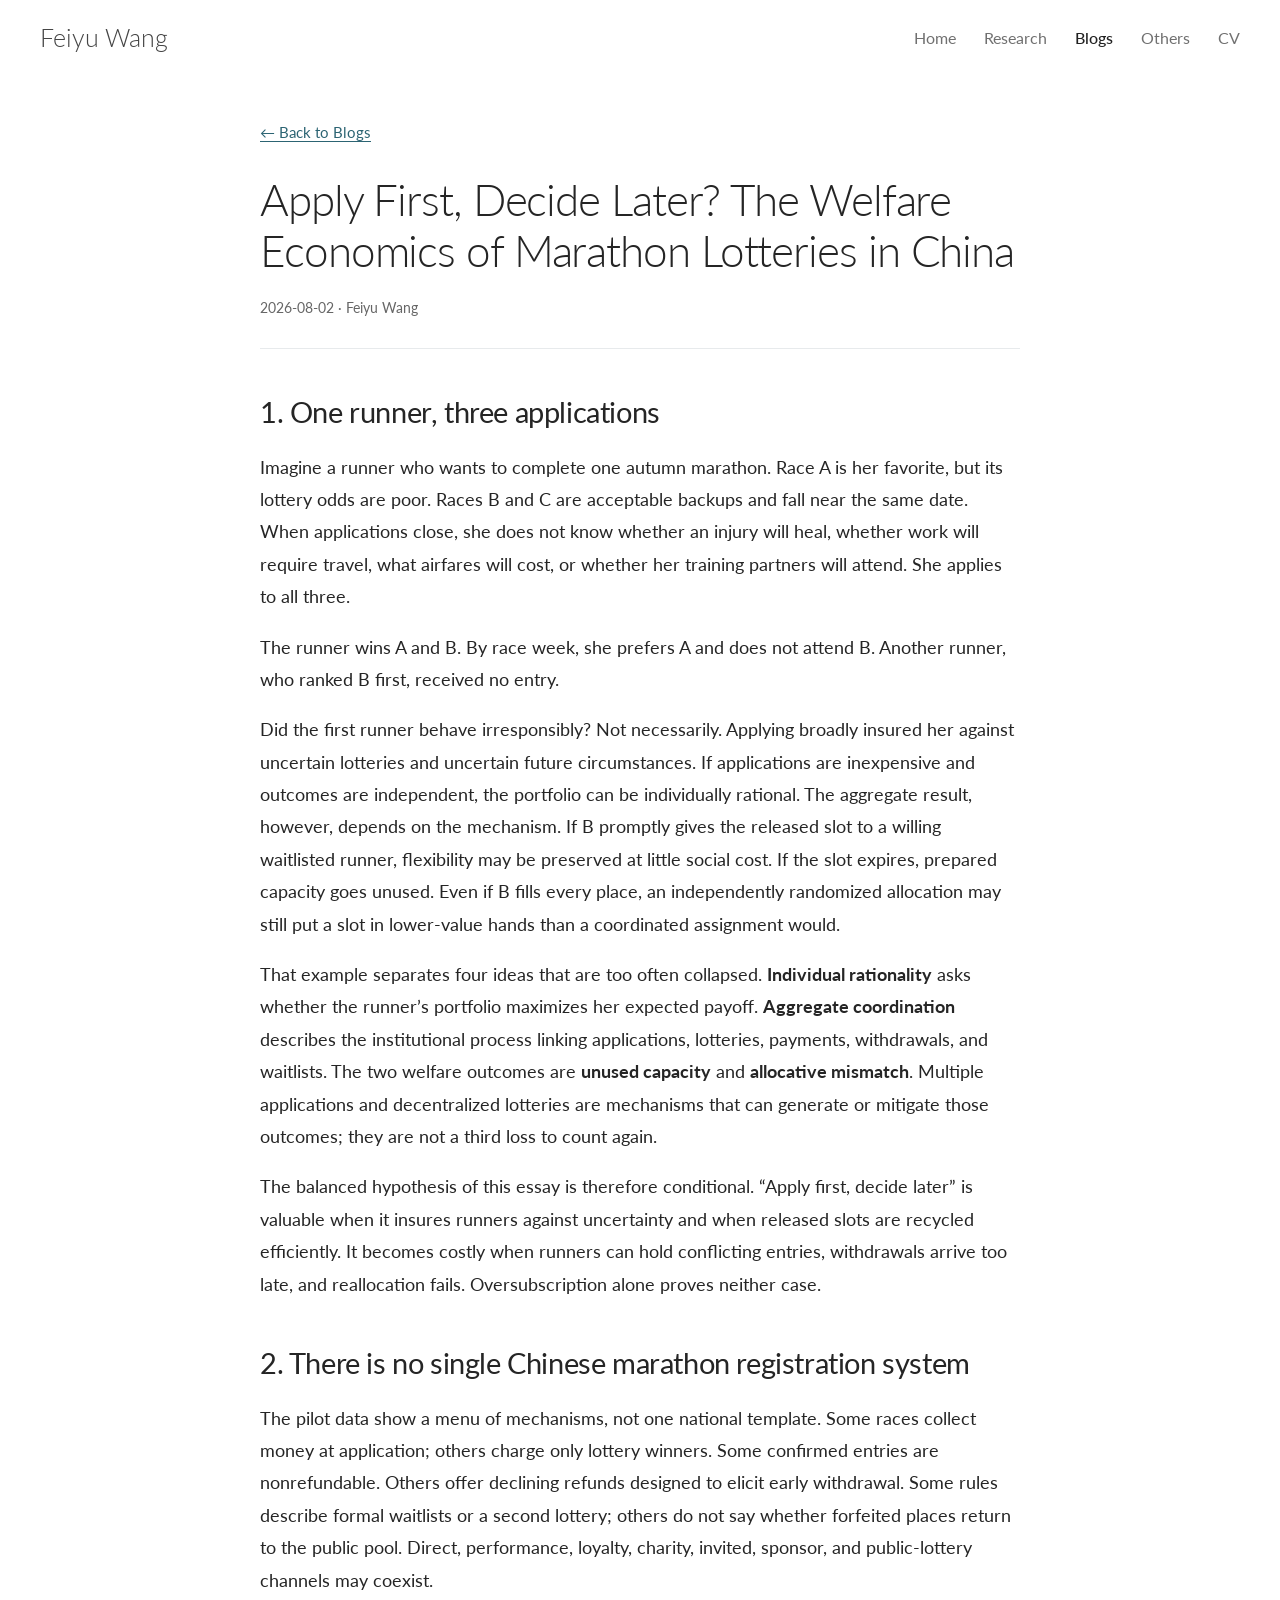
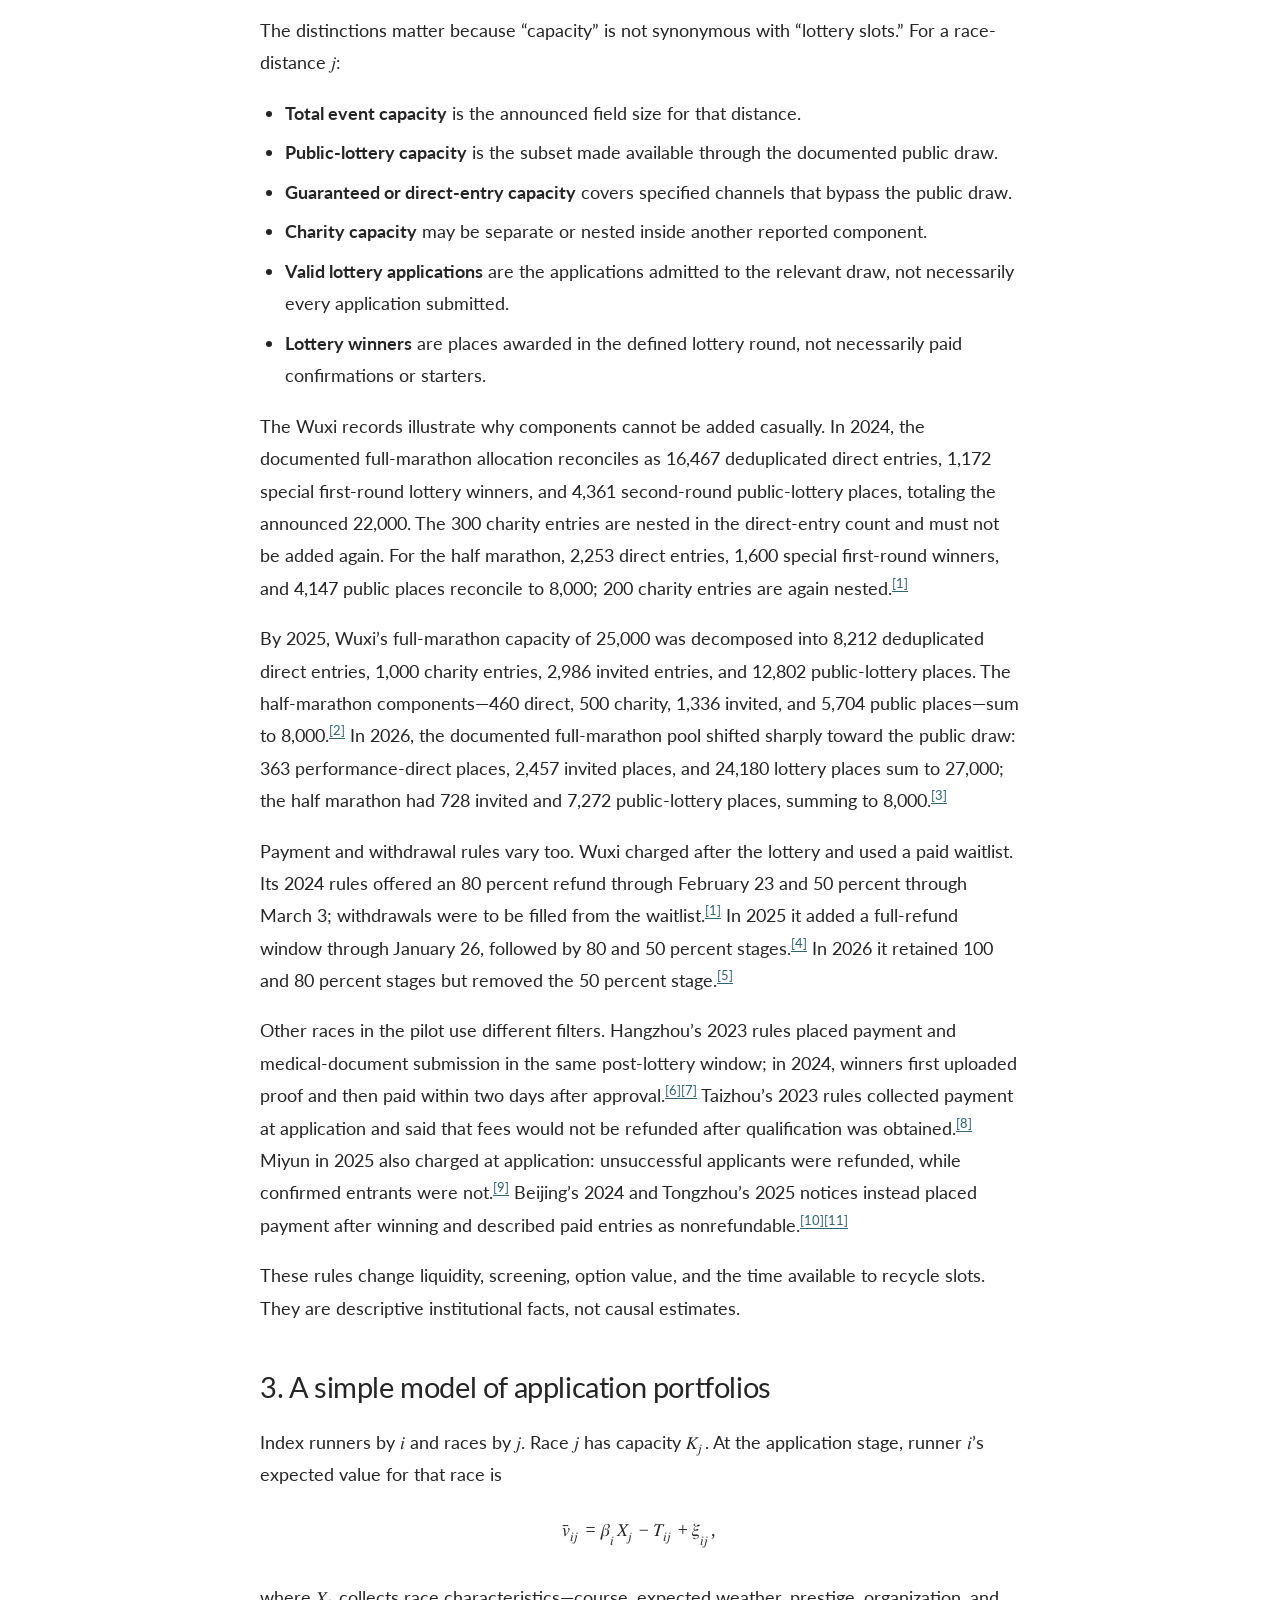
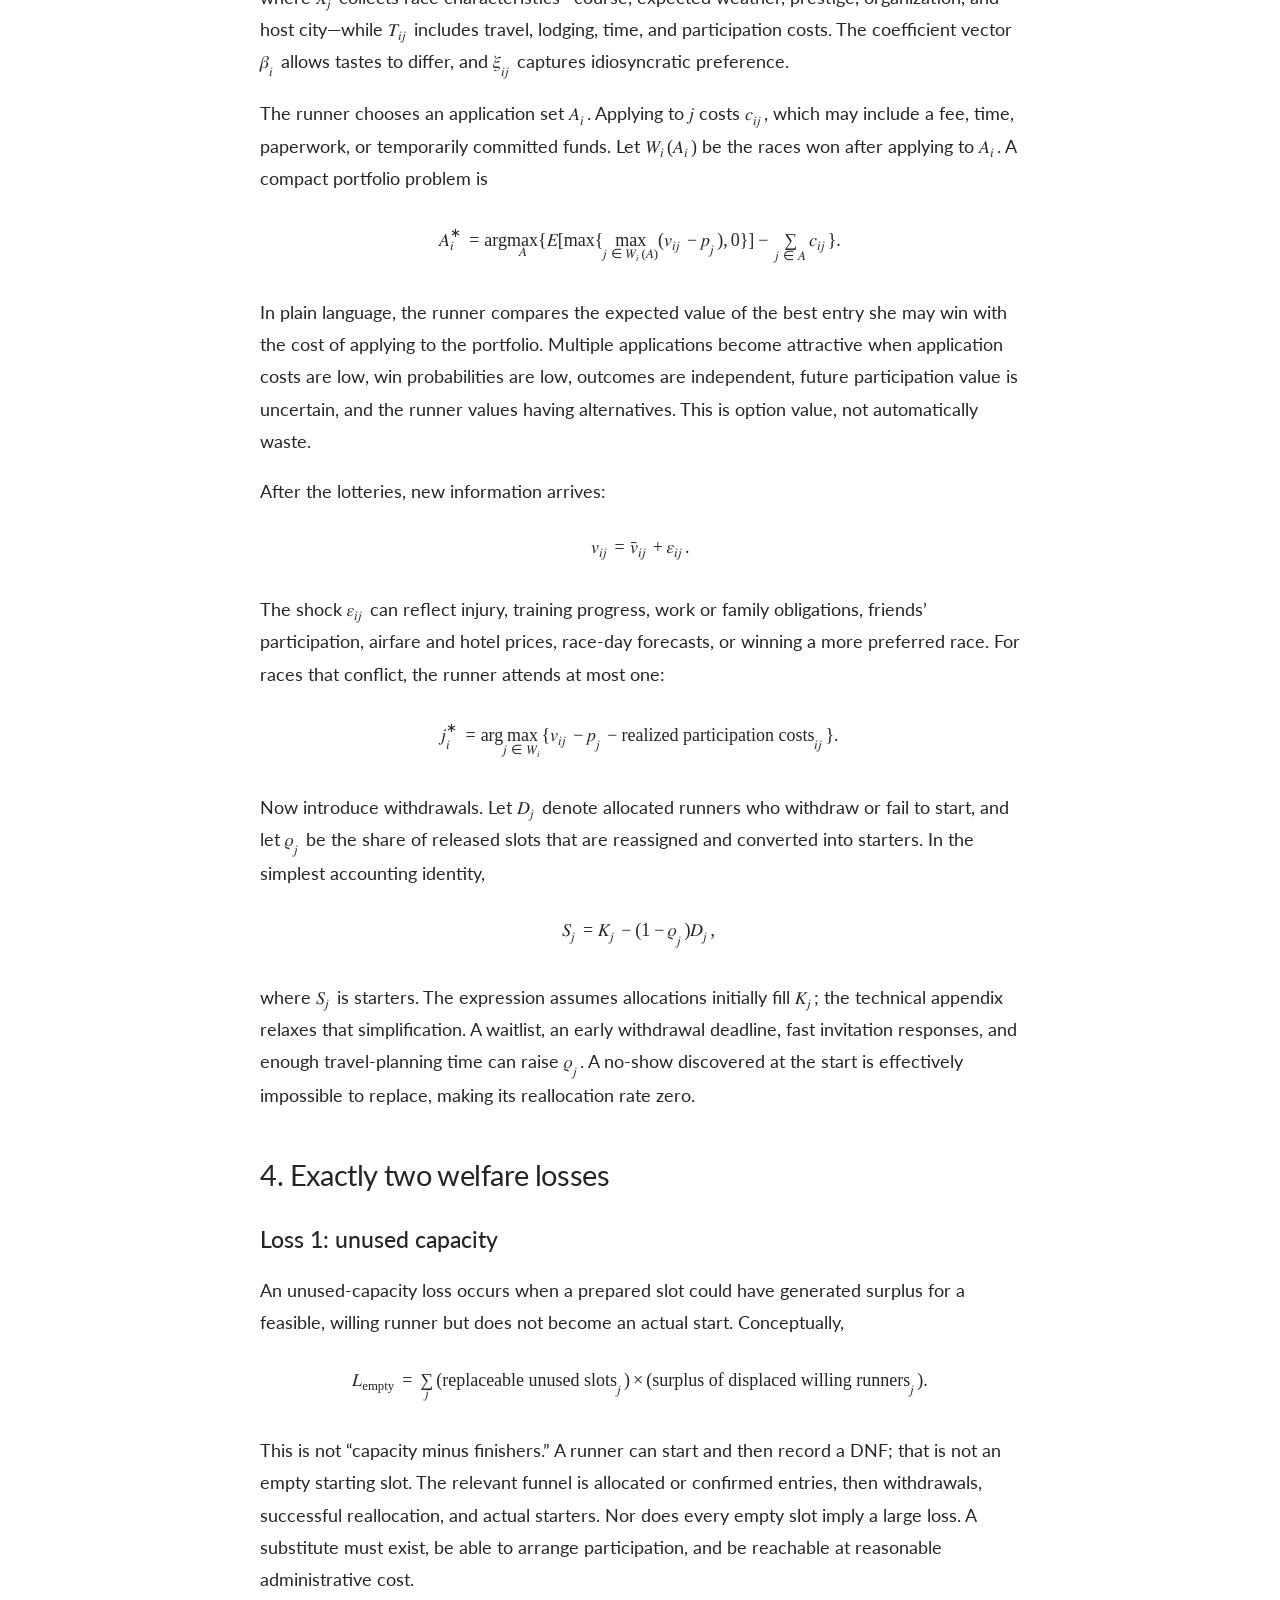
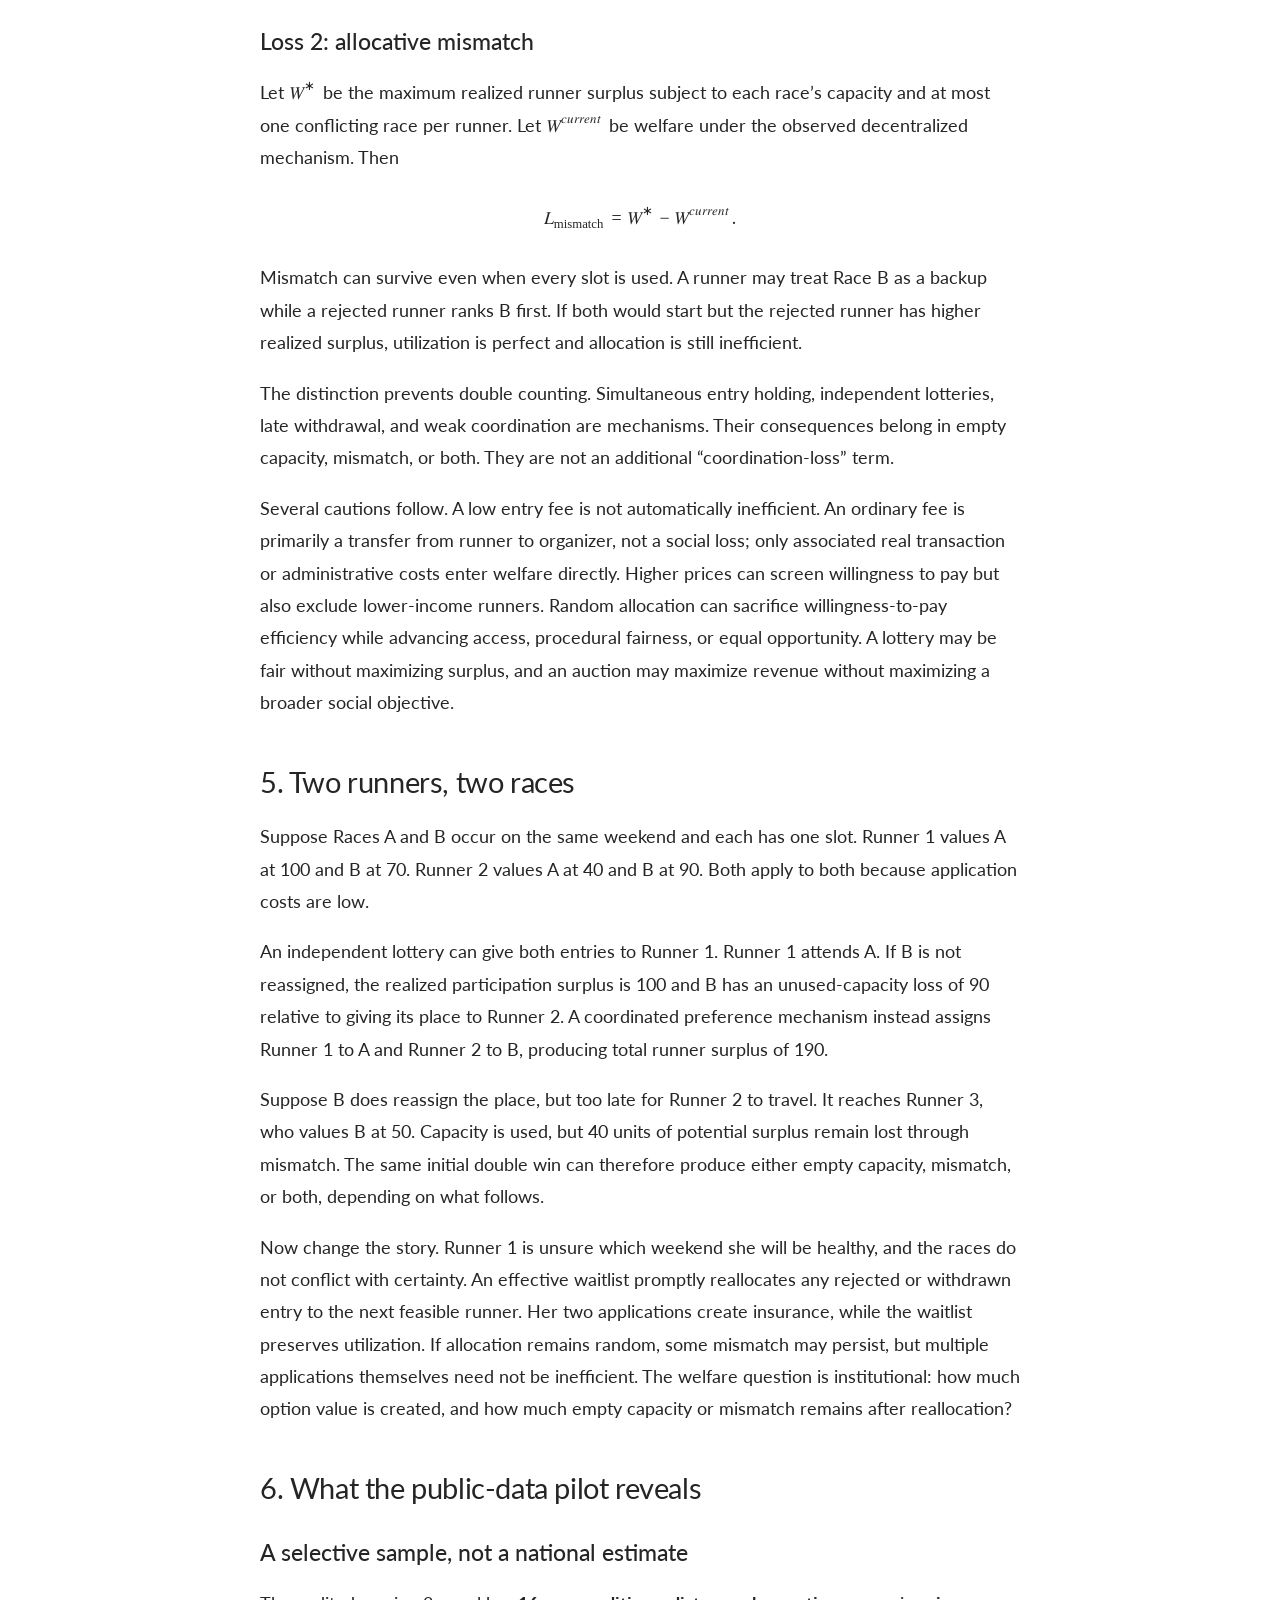
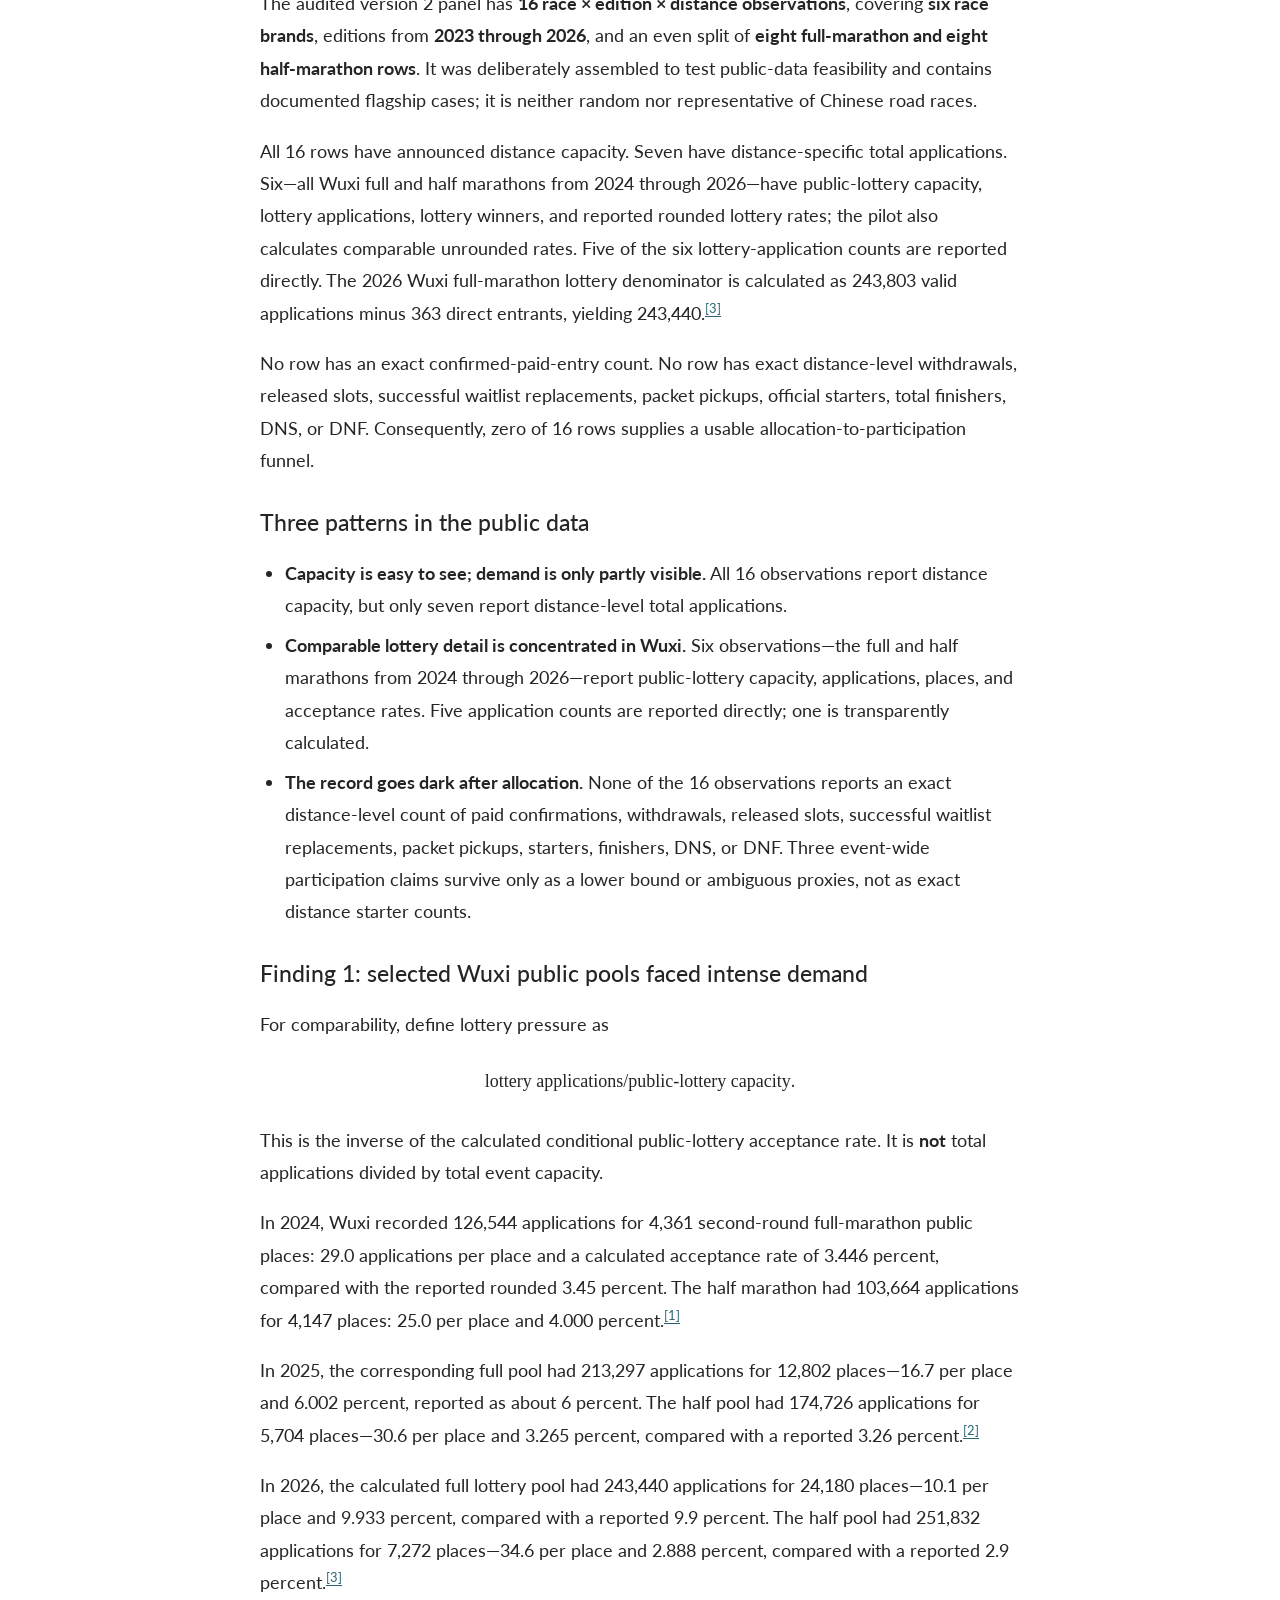
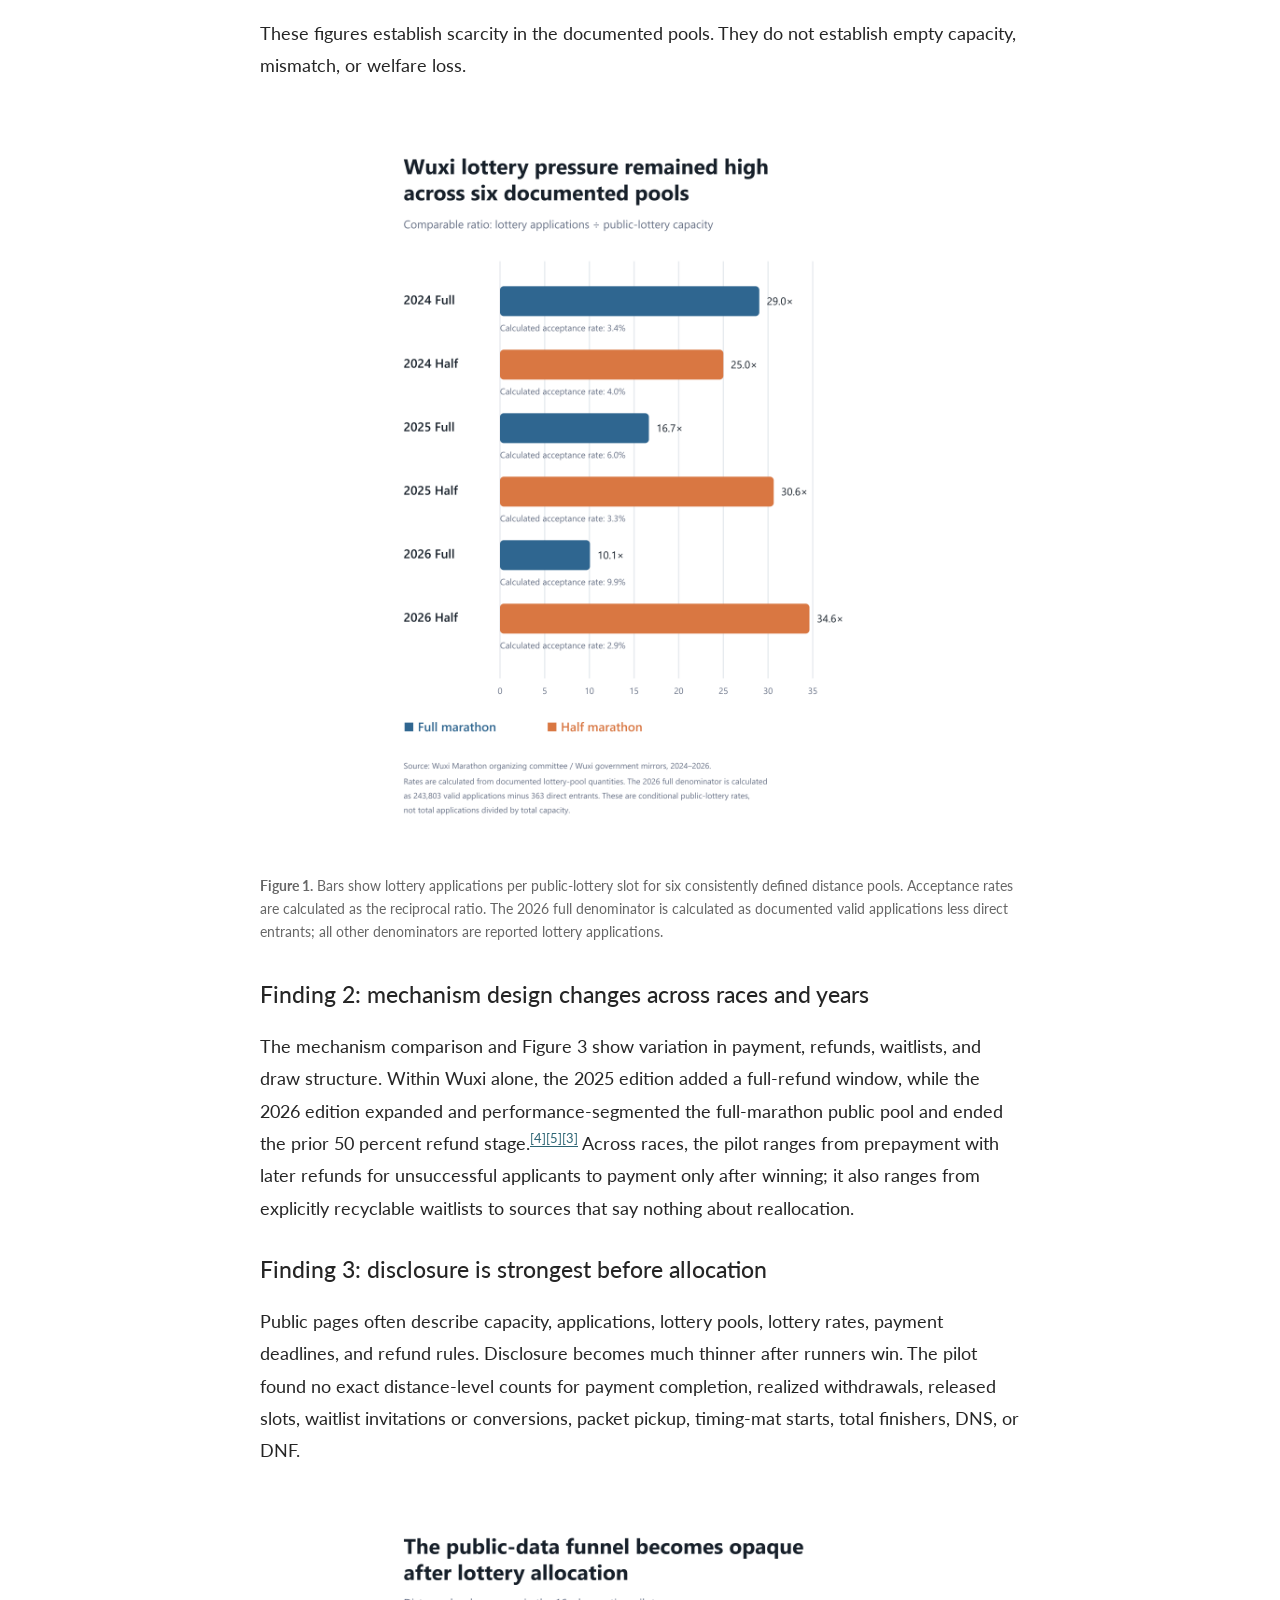
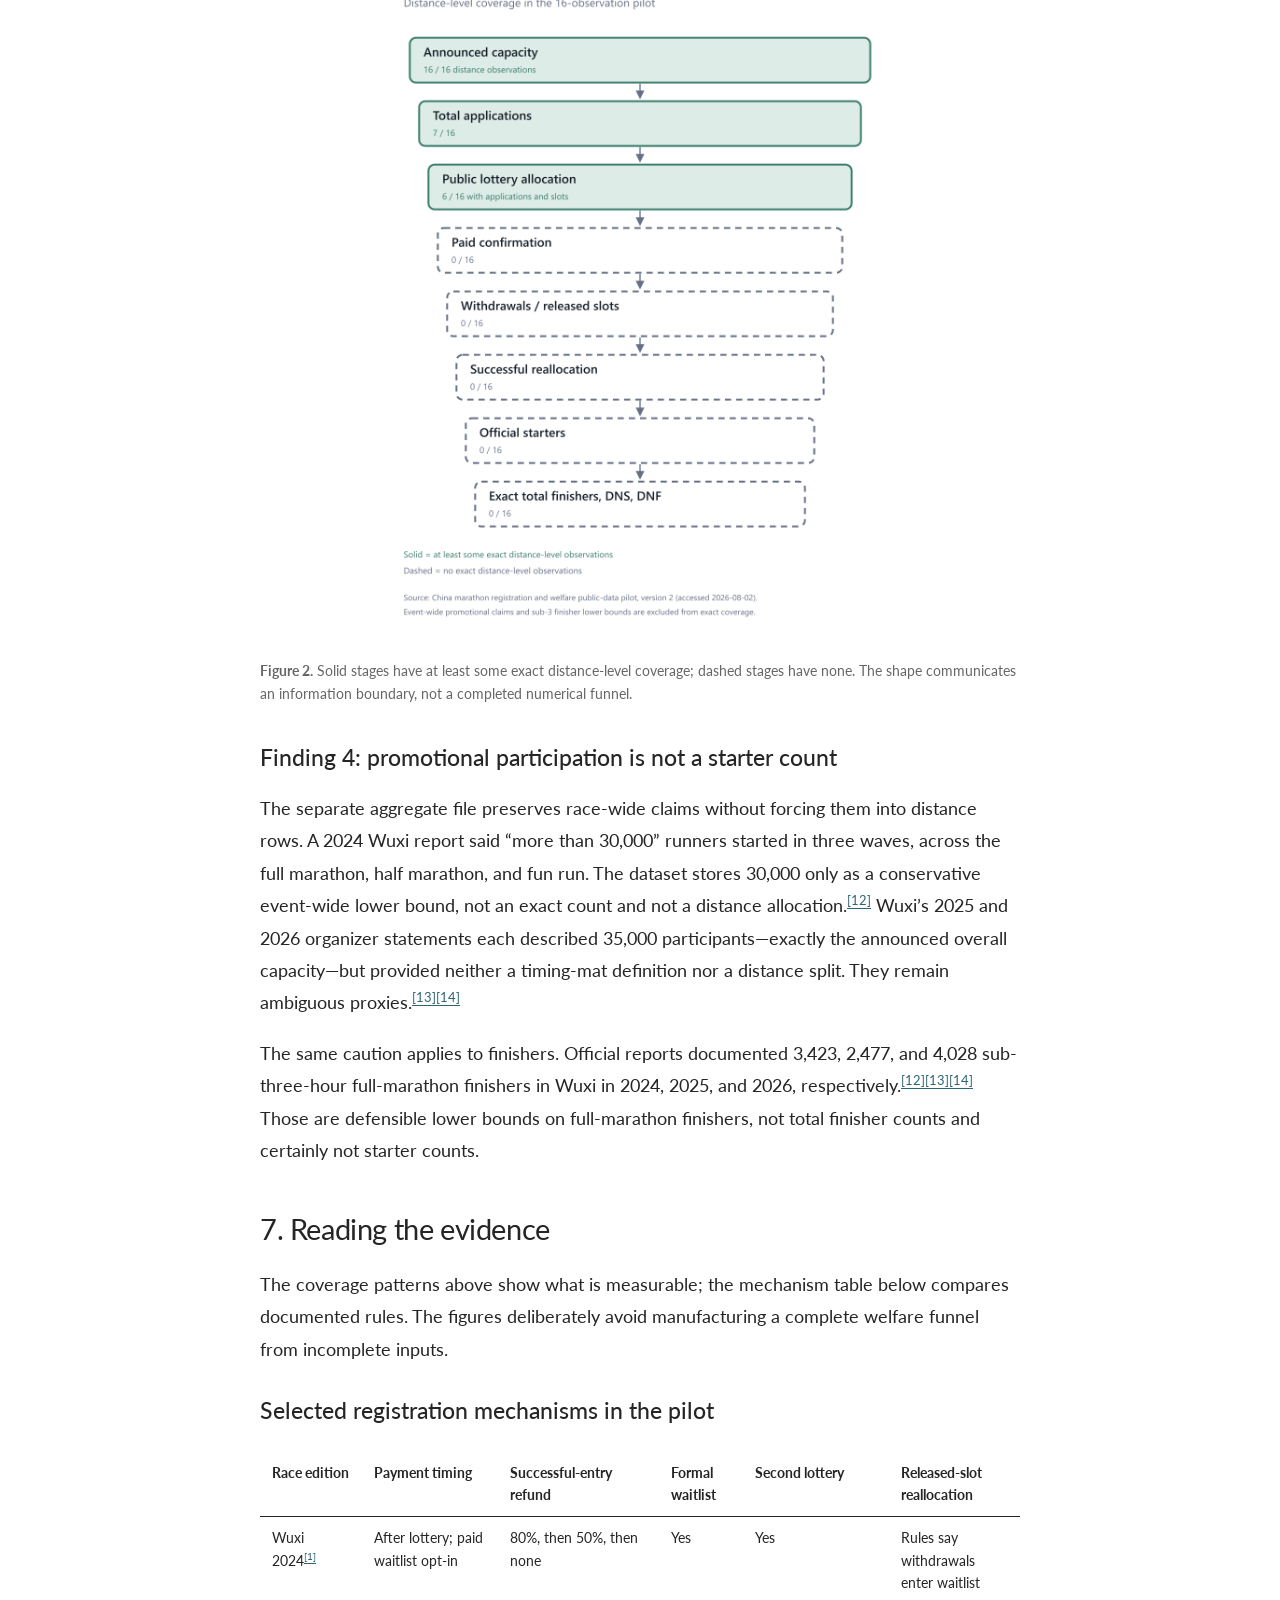
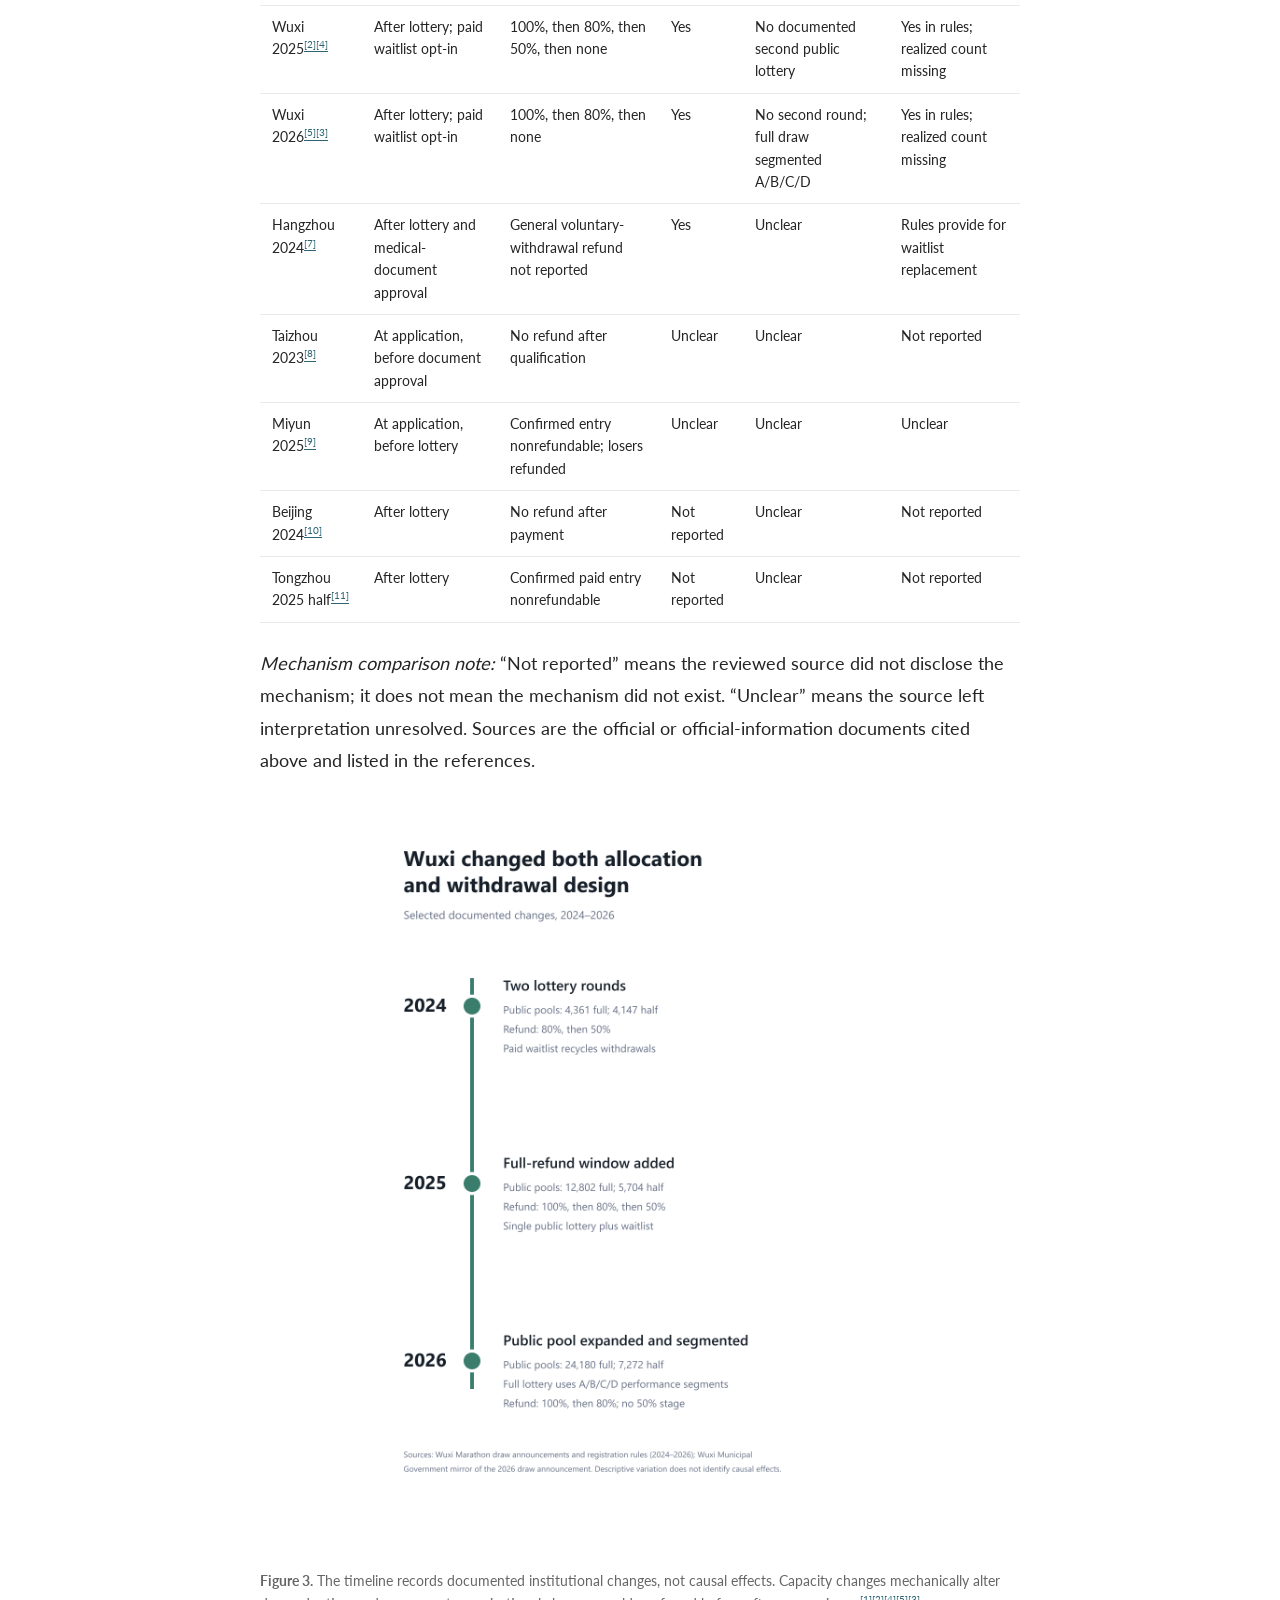
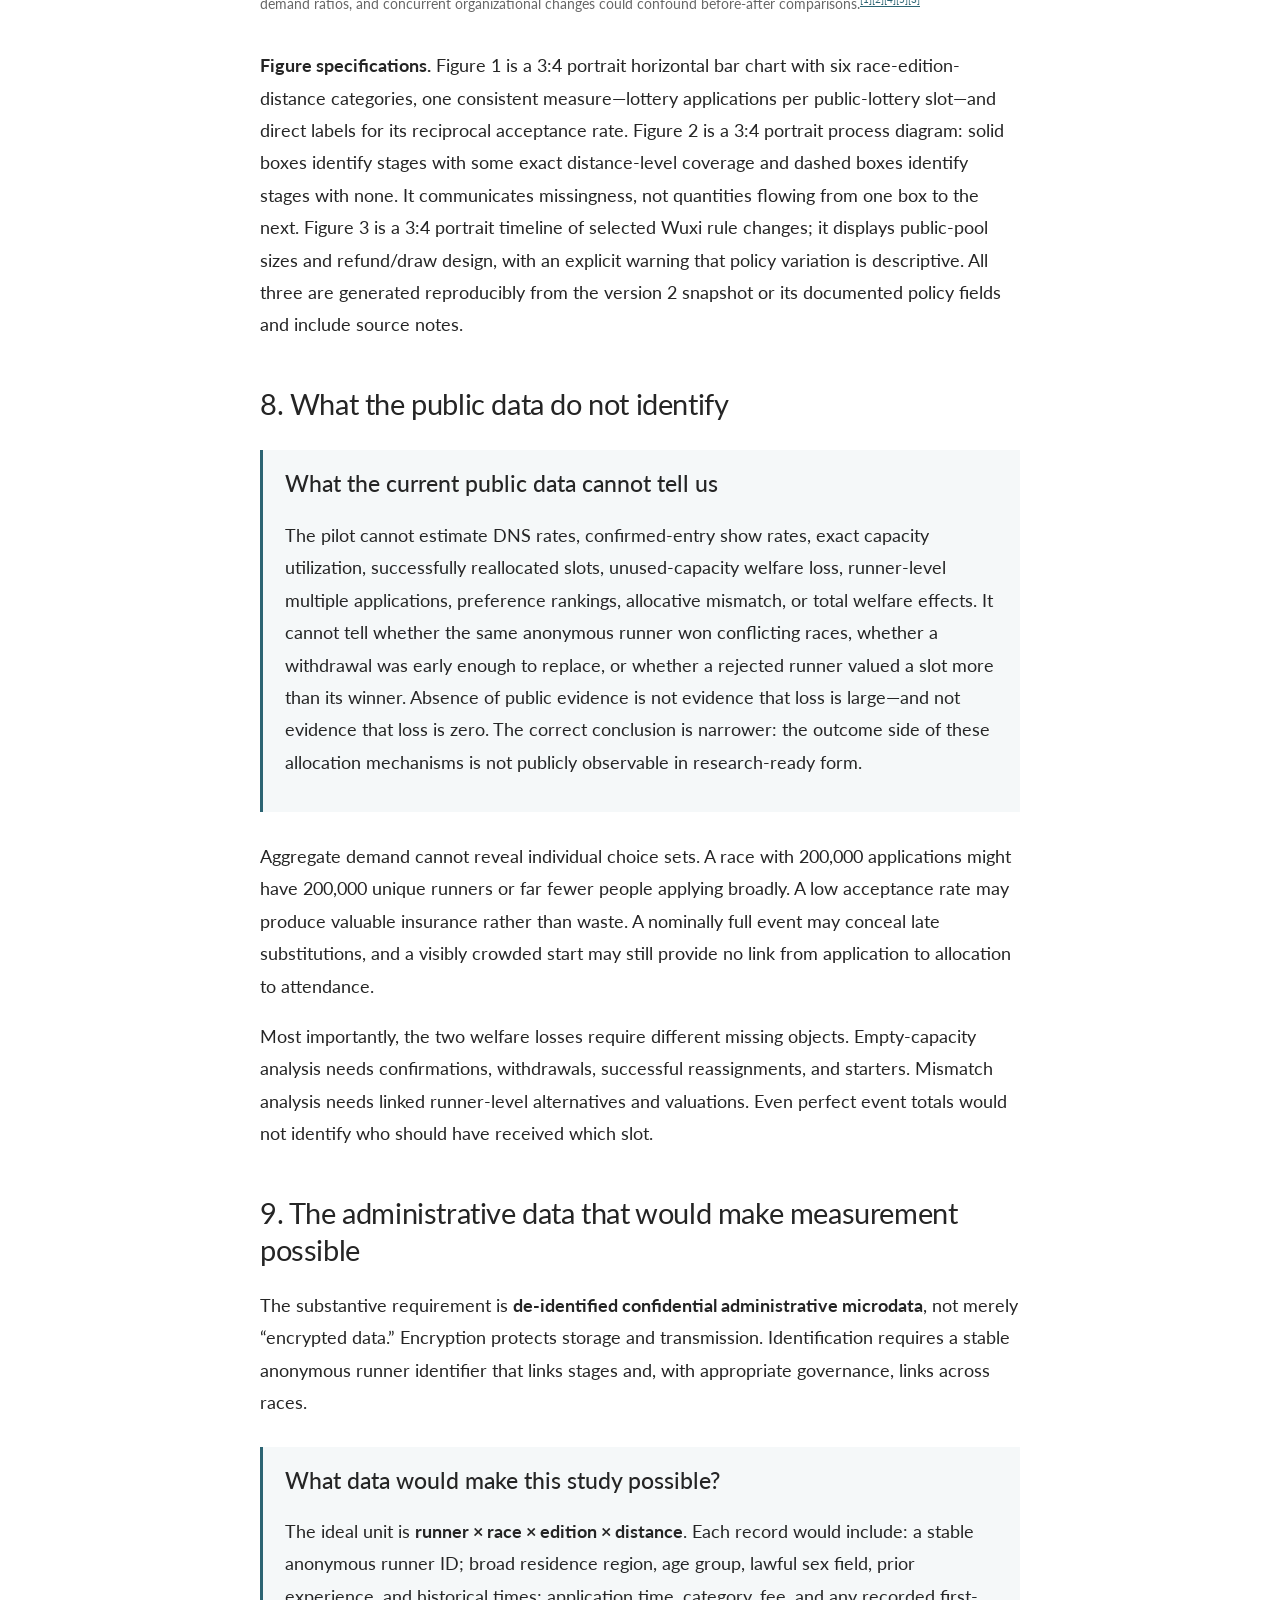
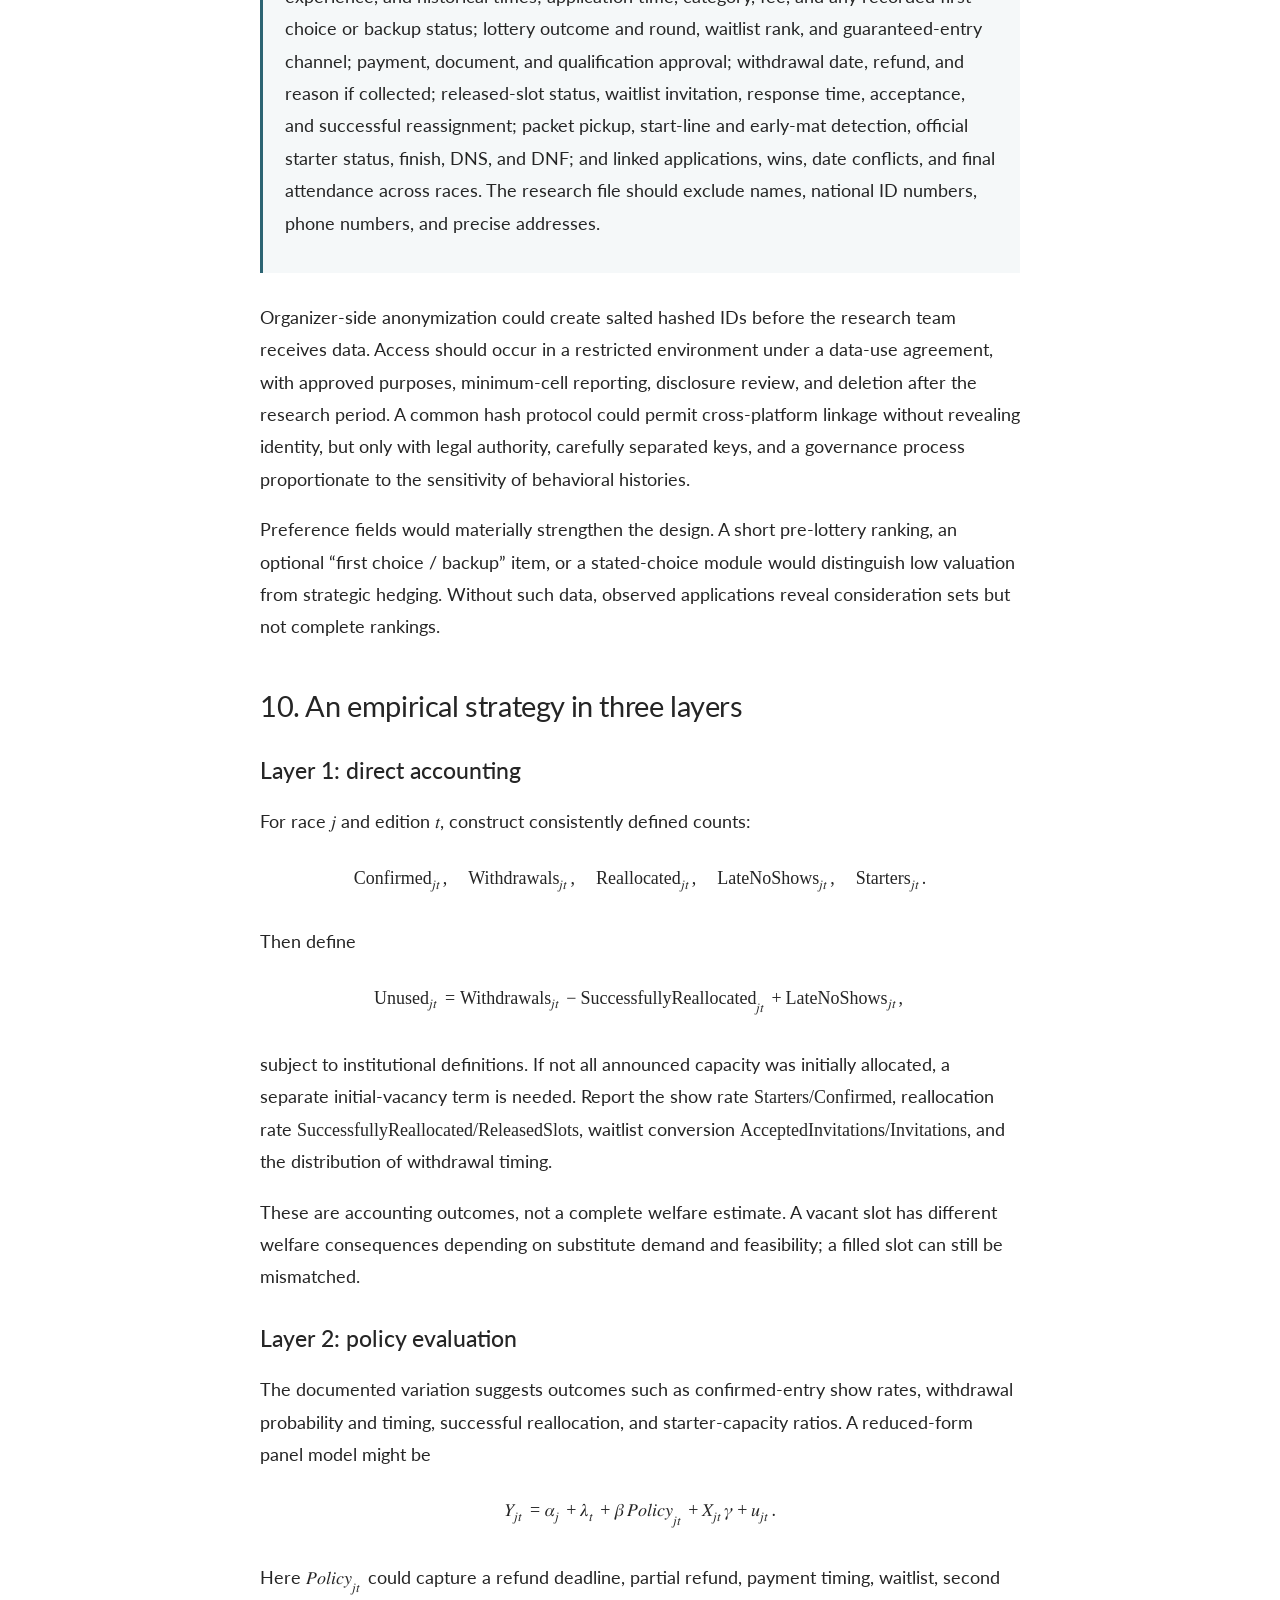
<file: posts/marathon-lottery-welfare/index.html>
<!DOCTYPE html>
<html lang="en">
<head>
    <meta charset="UTF-8">
    <meta name="viewport" content="width=device-width, initial-scale=1.0">
    <meta name="description" content="When marathon lottery odds are low and future health, work, travel costs, and friends’ plans remain uncertain, applying to several races can create valuable insurance. The welfare problem is not multiple applications by itself, but whether decentralized lotteries turn flexibility into unused starting capacity or allocative mismatch. A selective 16-observation public-data pilot documents intense demand and meaningful variation in payment, refund, waitlist, and reallocation rules—yet finds no exact distance-level counts of paid confirmations, withdrawals, replacements, or starters. The evidence therefore supports a research agenda, not a completed welfare estimate: secure, de-identified administrative data linking applications, wins, withdrawals, reallocation, and attendance.">
    <title>Apply First, Decide Later? The Welfare Economics of Marathon Lotteries in China &mdash; Feiyu Wang</title>
    <link rel="stylesheet" href="../../css/style.css?v=e193c3ef9960">
</head>
<body>
    <a class="skip-link" href="#main-content">Skip to content</a>
    <header class="site-header">
        <nav class="site-nav" aria-label="Main navigation">
            <a class="site-brand" href="../../index.html">Feiyu Wang</a>
            <ul>
                <li><a href="../../index.html">Home</a></li>
                <li><a href="../../research.html">Research</a></li>
                <li><a href="../../blogs.html" class="active" aria-current="page">Blogs</a></li>
                <li><a href="../../others.html">Others</a></li>
                <li><a href="../../cv.html">CV</a></li>
            </ul>
        </nav>
    </header>
    <main class="post" id="main-content" tabindex="-1">
        <p class="back-link"><a href="../../blogs.html">&larr; Back to Blogs</a></p>

        <h1>Apply First, Decide Later? The Welfare Economics of Marathon Lotteries in China</h1>
        <p class="entry-meta">2026-08-02 &middot; Feiyu Wang<span class="post-views" hidden></span></p>

<h2>1. One runner, three applications</h2>
<p>Imagine a runner who wants to complete one autumn marathon. Race A is her favorite, but its lottery odds are poor. Races B and C are acceptable backups and fall near the same date. When applications close, she does not know whether an injury will heal, whether work will require travel, what airfares will cost, or whether her training partners will attend. She applies to all three.</p>
<p>The runner wins A and B. By race week, she prefers A and does not attend B. Another runner, who ranked B first, received no entry.</p>
<p>Did the first runner behave irresponsibly? Not necessarily. Applying broadly insured her against uncertain lotteries and uncertain future circumstances. If applications are inexpensive and outcomes are independent, the portfolio can be individually rational. The aggregate result, however, depends on the mechanism. If B promptly gives the released slot to a willing waitlisted runner, flexibility may be preserved at little social cost. If the slot expires, prepared capacity goes unused. Even if B fills every place, an independently randomized allocation may still put a slot in lower-value hands than a coordinated assignment would.</p>
<p>That example separates four ideas that are too often collapsed. <strong>Individual rationality</strong> asks whether the runner’s portfolio maximizes her expected payoff. <strong>Aggregate coordination</strong> describes the institutional process linking applications, lotteries, payments, withdrawals, and waitlists. The two welfare outcomes are <strong>unused capacity</strong> and <strong>allocative mismatch</strong>. Multiple applications and decentralized lotteries are mechanisms that can generate or mitigate those outcomes; they are not a third loss to count again.</p>
<p>The balanced hypothesis of this essay is therefore conditional. “Apply first, decide later” is valuable when it insures runners against uncertainty and when released slots are recycled efficiently. It becomes costly when runners can hold conflicting entries, withdrawals arrive too late, and reallocation fails. Oversubscription alone proves neither case.</p>
<h2>2. There is no single Chinese marathon registration system</h2>
<p>The pilot data show a menu of mechanisms, not one national template. Some races collect money at application; others charge only lottery winners. Some confirmed entries are nonrefundable. Others offer declining refunds designed to elicit early withdrawal. Some rules describe formal waitlists or a second lottery; others do not say whether forfeited places return to the public pool. Direct, performance, loyalty, charity, invited, sponsor, and public-lottery channels may coexist.</p>
<p>The distinctions matter because “capacity” is not synonymous with “lottery slots.” For a race-distance <span class="inline-math"><span class="katex"><math xmlns="http://www.w3.org/1998/Math/MathML"><semantics><mrow><mi>j</mi></mrow><annotation encoding="application/x-tex">j</annotation></semantics></math></span></span>:</p>
<ul>
<li><strong>Total event capacity</strong> is the announced field size for that distance.</li>
<li><strong>Public-lottery capacity</strong> is the subset made available through the documented public draw.</li>
<li><strong>Guaranteed or direct-entry capacity</strong> covers specified channels that bypass the public draw.</li>
<li><strong>Charity capacity</strong> may be separate or nested inside another reported component.</li>
<li><strong>Valid lottery applications</strong> are the applications admitted to the relevant draw, not necessarily every application submitted.</li>
<li><strong>Lottery winners</strong> are places awarded in the defined lottery round, not necessarily paid confirmations or starters.</li>
</ul>
<p>The Wuxi records illustrate why components cannot be added casually. In 2024, the documented full-marathon allocation reconciles as 16,467 deduplicated direct entries, 1,172 special first-round lottery winners, and 4,361 second-round public-lottery places, totaling the announced 22,000. The 300 charity entries are nested in the direct-entry count and must not be added again. For the half marathon, 2,253 direct entries, 1,600 special first-round winners, and 4,147 public places reconcile to 8,000; 200 charity entries are again nested.<sup class="citation"><a href="#ref-wx24draw" aria-label="Reference 1">[1]</a></sup></p>
<p>By 2025, Wuxi’s full-marathon capacity of 25,000 was decomposed into 8,212 deduplicated direct entries, 1,000 charity entries, 2,986 invited entries, and 12,802 public-lottery places. The half-marathon components—460 direct, 500 charity, 1,336 invited, and 5,704 public places—sum to 8,000.<sup class="citation"><a href="#ref-wx25draw" aria-label="Reference 2">[2]</a></sup> In 2026, the documented full-marathon pool shifted sharply toward the public draw: 363 performance-direct places, 2,457 invited places, and 24,180 lottery places sum to 27,000; the half marathon had 728 invited and 7,272 public-lottery places, summing to 8,000.<sup class="citation"><a href="#ref-wx26draw" aria-label="Reference 3">[3]</a></sup></p>
<p>Payment and withdrawal rules vary too. Wuxi charged after the lottery and used a paid waitlist. Its 2024 rules offered an 80 percent refund through February 23 and 50 percent through March 3; withdrawals were to be filled from the waitlist.<sup class="citation"><a href="#ref-wx24draw" aria-label="Reference 1">[1]</a></sup> In 2025 it added a full-refund window through January 26, followed by 80 and 50 percent stages.<sup class="citation"><a href="#ref-wx25rules" aria-label="Reference 4">[4]</a></sup> In 2026 it retained 100 and 80 percent stages but removed the 50 percent stage.<sup class="citation"><a href="#ref-wx26rules" aria-label="Reference 5">[5]</a></sup></p>
<p>Other races in the pilot use different filters. Hangzhou’s 2023 rules placed payment and medical-document submission in the same post-lottery window; in 2024, winners first uploaded proof and then paid within two days after approval.<sup class="citation"><a href="#ref-hz23" aria-label="Reference 6">[6]</a></sup><sup class="citation"><a href="#ref-hz24" aria-label="Reference 7">[7]</a></sup> Taizhou’s 2023 rules collected payment at application and said that fees would not be refunded after qualification was obtained.<sup class="citation"><a href="#ref-tz23" aria-label="Reference 8">[8]</a></sup> Miyun in 2025 also charged at application: unsuccessful applicants were refunded, while confirmed entrants were not.<sup class="citation"><a href="#ref-my25" aria-label="Reference 9">[9]</a></sup> Beijing’s 2024 and Tongzhou’s 2025 notices instead placed payment after winning and described paid entries as nonrefundable.<sup class="citation"><a href="#ref-bj24draw" aria-label="Reference 10">[10]</a></sup><sup class="citation"><a href="#ref-tongzhou25" aria-label="Reference 11">[11]</a></sup></p>
<p>These rules change liquidity, screening, option value, and the time available to recycle slots. They are descriptive institutional facts, not causal estimates.</p>
<h2>3. A simple model of application portfolios</h2>
<p>Index runners by <span class="inline-math"><span class="katex"><math xmlns="http://www.w3.org/1998/Math/MathML"><semantics><mrow><mi>i</mi></mrow><annotation encoding="application/x-tex">i</annotation></semantics></math></span></span> and races by <span class="inline-math"><span class="katex"><math xmlns="http://www.w3.org/1998/Math/MathML"><semantics><mrow><mi>j</mi></mrow><annotation encoding="application/x-tex">j</annotation></semantics></math></span></span>. Race <span class="inline-math"><span class="katex"><math xmlns="http://www.w3.org/1998/Math/MathML"><semantics><mrow><mi>j</mi></mrow><annotation encoding="application/x-tex">j</annotation></semantics></math></span></span> has capacity <span class="inline-math"><span class="katex"><math xmlns="http://www.w3.org/1998/Math/MathML"><semantics><mrow><msub><mi>K</mi><mi>j</mi></msub></mrow><annotation encoding="application/x-tex">K_j</annotation></semantics></math></span></span>. At the application stage, runner <span class="inline-math"><span class="katex"><math xmlns="http://www.w3.org/1998/Math/MathML"><semantics><mrow><mi>i</mi></mrow><annotation encoding="application/x-tex">i</annotation></semantics></math></span></span>’s expected value for that race is</p>
<div class="equation"><span class="katex"><math xmlns="http://www.w3.org/1998/Math/MathML" display="block"><semantics><mrow><msub><mover accent="true"><mi>v</mi><mo>ˉ</mo></mover><mrow><mi>i</mi><mi>j</mi></mrow></msub><mo>=</mo><msub><mi>β</mi><mi>i</mi></msub><msub><mi>X</mi><mi>j</mi></msub><mo>−</mo><msub><mi>T</mi><mrow><mi>i</mi><mi>j</mi></mrow></msub><mo>+</mo><msub><mi>ξ</mi><mrow><mi>i</mi><mi>j</mi></mrow></msub><mo separator="true">,</mo></mrow><annotation encoding="application/x-tex">\bar v_{ij}=\beta_i X_j-T_{ij}+\xi_{ij},</annotation></semantics></math></span></div>

<p>where <span class="inline-math"><span class="katex"><math xmlns="http://www.w3.org/1998/Math/MathML"><semantics><mrow><msub><mi>X</mi><mi>j</mi></msub></mrow><annotation encoding="application/x-tex">X_j</annotation></semantics></math></span></span> collects race characteristics—course, expected weather, prestige, organization, and host city—while <span class="inline-math"><span class="katex"><math xmlns="http://www.w3.org/1998/Math/MathML"><semantics><mrow><msub><mi>T</mi><mrow><mi>i</mi><mi>j</mi></mrow></msub></mrow><annotation encoding="application/x-tex">T_{ij}</annotation></semantics></math></span></span> includes travel, lodging, time, and participation costs. The coefficient vector <span class="inline-math"><span class="katex"><math xmlns="http://www.w3.org/1998/Math/MathML"><semantics><mrow><msub><mi>β</mi><mi>i</mi></msub></mrow><annotation encoding="application/x-tex">\beta_i</annotation></semantics></math></span></span> allows tastes to differ, and <span class="inline-math"><span class="katex"><math xmlns="http://www.w3.org/1998/Math/MathML"><semantics><mrow><msub><mi>ξ</mi><mrow><mi>i</mi><mi>j</mi></mrow></msub></mrow><annotation encoding="application/x-tex">\xi_{ij}</annotation></semantics></math></span></span> captures idiosyncratic preference.</p>
<p>The runner chooses an application set <span class="inline-math"><span class="katex"><math xmlns="http://www.w3.org/1998/Math/MathML"><semantics><mrow><msub><mi>A</mi><mi>i</mi></msub></mrow><annotation encoding="application/x-tex">A_i</annotation></semantics></math></span></span>. Applying to <span class="inline-math"><span class="katex"><math xmlns="http://www.w3.org/1998/Math/MathML"><semantics><mrow><mi>j</mi></mrow><annotation encoding="application/x-tex">j</annotation></semantics></math></span></span> costs <span class="inline-math"><span class="katex"><math xmlns="http://www.w3.org/1998/Math/MathML"><semantics><mrow><msub><mi>c</mi><mrow><mi>i</mi><mi>j</mi></mrow></msub></mrow><annotation encoding="application/x-tex">c_{ij}</annotation></semantics></math></span></span>, which may include a fee, time, paperwork, or temporarily committed funds. Let <span class="inline-math"><span class="katex"><math xmlns="http://www.w3.org/1998/Math/MathML"><semantics><mrow><msub><mi>W</mi><mi>i</mi></msub><mo stretchy="false">(</mo><msub><mi>A</mi><mi>i</mi></msub><mo stretchy="false">)</mo></mrow><annotation encoding="application/x-tex">W_i(A_i)</annotation></semantics></math></span></span> be the races won after applying to <span class="inline-math"><span class="katex"><math xmlns="http://www.w3.org/1998/Math/MathML"><semantics><mrow><msub><mi>A</mi><mi>i</mi></msub></mrow><annotation encoding="application/x-tex">A_i</annotation></semantics></math></span></span>. A compact portfolio problem is</p>
<div class="equation"><span class="katex"><math xmlns="http://www.w3.org/1998/Math/MathML" display="block"><semantics><mrow><msubsup><mi>A</mi><mi>i</mi><mo>∗</mo></msubsup><mo>=</mo><mi>arg</mi><mo>⁡</mo><munder><mrow><mi>max</mi><mo>⁡</mo></mrow><mi>A</mi></munder><mrow><mo fence="true">{</mo><mi mathvariant="double-struck">E</mi><mrow><mo fence="true">[</mo><mi>max</mi><mo>⁡</mo><mrow><mo fence="true">{</mo><munder><mrow><mi>max</mi><mo>⁡</mo></mrow><mrow><mi>j</mi><mo>∈</mo><msub><mi>W</mi><mi>i</mi></msub><mo stretchy="false">(</mo><mi>A</mi><mo stretchy="false">)</mo></mrow></munder><mo stretchy="false">(</mo><msub><mi>v</mi><mrow><mi>i</mi><mi>j</mi></mrow></msub><mo>−</mo><msub><mi>p</mi><mi>j</mi></msub><mo stretchy="false">)</mo><mo separator="true">,</mo><mn>0</mn><mo fence="true">}</mo></mrow><mo fence="true">]</mo></mrow><mo>−</mo><munder><mo>∑</mo><mrow><mi>j</mi><mo>∈</mo><mi>A</mi></mrow></munder><msub><mi>c</mi><mrow><mi>i</mi><mi>j</mi></mrow></msub><mo fence="true">}</mo></mrow><mi mathvariant="normal">.</mi></mrow><annotation encoding="application/x-tex">A_i^*=\arg\max_A\left\{
\mathbb E\left[\max\left\{\max_{j\in W_i(A)}(v_{ij}-p_j),0\right\}\right]
-\sum_{j\in A}c_{ij}\right\}.</annotation></semantics></math></span></div>

<p>In plain language, the runner compares the expected value of the best entry she may win with the cost of applying to the portfolio. Multiple applications become attractive when application costs are low, win probabilities are low, outcomes are independent, future participation value is uncertain, and the runner values having alternatives. This is option value, not automatically waste.</p>
<p>After the lotteries, new information arrives:</p>
<div class="equation"><span class="katex"><math xmlns="http://www.w3.org/1998/Math/MathML" display="block"><semantics><mrow><msub><mi>v</mi><mrow><mi>i</mi><mi>j</mi></mrow></msub><mo>=</mo><msub><mover accent="true"><mi>v</mi><mo>ˉ</mo></mover><mrow><mi>i</mi><mi>j</mi></mrow></msub><mo>+</mo><msub><mi>ε</mi><mrow><mi>i</mi><mi>j</mi></mrow></msub><mi mathvariant="normal">.</mi></mrow><annotation encoding="application/x-tex">v_{ij}=\bar v_{ij}+\varepsilon_{ij}.</annotation></semantics></math></span></div>

<p>The shock <span class="inline-math"><span class="katex"><math xmlns="http://www.w3.org/1998/Math/MathML"><semantics><mrow><msub><mi>ε</mi><mrow><mi>i</mi><mi>j</mi></mrow></msub></mrow><annotation encoding="application/x-tex">\varepsilon_{ij}</annotation></semantics></math></span></span> can reflect injury, training progress, work or family obligations, friends’ participation, airfare and hotel prices, race-day forecasts, or winning a more preferred race. For races that conflict, the runner attends at most one:</p>
<div class="equation"><span class="katex"><math xmlns="http://www.w3.org/1998/Math/MathML" display="block"><semantics><mrow><msubsup><mi>j</mi><mi>i</mi><mo>∗</mo></msubsup><mo>=</mo><mi>arg</mi><mo>⁡</mo><munder><mrow><mi>max</mi><mo>⁡</mo></mrow><mrow><mi>j</mi><mo>∈</mo><msub><mi>W</mi><mi>i</mi></msub></mrow></munder><mo stretchy="false">{</mo><msub><mi>v</mi><mrow><mi>i</mi><mi>j</mi></mrow></msub><mo>−</mo><msub><mi>p</mi><mi>j</mi></msub><mo>−</mo><msub><mtext>realized participation costs</mtext><mrow><mi>i</mi><mi>j</mi></mrow></msub><mo stretchy="false">}</mo><mi mathvariant="normal">.</mi></mrow><annotation encoding="application/x-tex">j_i^*=\arg\max_{j\in W_i}\{v_{ij}-p_j-\text{realized participation costs}_{ij}\}.</annotation></semantics></math></span></div>

<p>Now introduce withdrawals. Let <span class="inline-math"><span class="katex"><math xmlns="http://www.w3.org/1998/Math/MathML"><semantics><mrow><msub><mi>D</mi><mi>j</mi></msub></mrow><annotation encoding="application/x-tex">D_j</annotation></semantics></math></span></span> denote allocated runners who withdraw or fail to start, and let <span class="inline-math"><span class="katex"><math xmlns="http://www.w3.org/1998/Math/MathML"><semantics><mrow><msub><mi>ρ</mi><mi>j</mi></msub></mrow><annotation encoding="application/x-tex">\rho_j</annotation></semantics></math></span></span> be the share of released slots that are reassigned and converted into starters. In the simplest accounting identity,</p>
<div class="equation"><span class="katex"><math xmlns="http://www.w3.org/1998/Math/MathML" display="block"><semantics><mrow><msub><mi>S</mi><mi>j</mi></msub><mo>=</mo><msub><mi>K</mi><mi>j</mi></msub><mo>−</mo><mo stretchy="false">(</mo><mn>1</mn><mo>−</mo><msub><mi>ρ</mi><mi>j</mi></msub><mo stretchy="false">)</mo><msub><mi>D</mi><mi>j</mi></msub><mo separator="true">,</mo></mrow><annotation encoding="application/x-tex">S_j=K_j-(1-\rho_j)D_j,</annotation></semantics></math></span></div>

<p>where <span class="inline-math"><span class="katex"><math xmlns="http://www.w3.org/1998/Math/MathML"><semantics><mrow><msub><mi>S</mi><mi>j</mi></msub></mrow><annotation encoding="application/x-tex">S_j</annotation></semantics></math></span></span> is starters. The expression assumes allocations initially fill <span class="inline-math"><span class="katex"><math xmlns="http://www.w3.org/1998/Math/MathML"><semantics><mrow><msub><mi>K</mi><mi>j</mi></msub></mrow><annotation encoding="application/x-tex">K_j</annotation></semantics></math></span></span>; the technical appendix relaxes that simplification. A waitlist, an early withdrawal deadline, fast invitation responses, and enough travel-planning time can raise <span class="inline-math"><span class="katex"><math xmlns="http://www.w3.org/1998/Math/MathML"><semantics><mrow><msub><mi>ρ</mi><mi>j</mi></msub></mrow><annotation encoding="application/x-tex">\rho_j</annotation></semantics></math></span></span>. A no-show discovered at the start is effectively impossible to replace, making its reallocation rate zero.</p>
<h2>4. Exactly two welfare losses</h2>
<h3>Loss 1: unused capacity</h3>
<p>An unused-capacity loss occurs when a prepared slot could have generated surplus for a feasible, willing runner but does not become an actual start. Conceptually,</p>
<div class="equation"><span class="katex"><math xmlns="http://www.w3.org/1998/Math/MathML" display="block"><semantics><mrow><msub><mi>L</mi><mtext>empty</mtext></msub><mo>=</mo><munder><mo>∑</mo><mi>j</mi></munder><mo stretchy="false">(</mo><msub><mtext>replaceable unused slots</mtext><mi>j</mi></msub><mo stretchy="false">)</mo><mo>×</mo><mo stretchy="false">(</mo><msub><mtext>surplus of displaced willing runners</mtext><mi>j</mi></msub><mo stretchy="false">)</mo><mi mathvariant="normal">.</mi></mrow><annotation encoding="application/x-tex">L_{\text{empty}}
=\sum_j (\text{replaceable unused slots}_j)
\times(\text{surplus of displaced willing runners}_j).</annotation></semantics></math></span></div>

<p>This is not “capacity minus finishers.” A runner can start and then record a DNF; that is not an empty starting slot. The relevant funnel is allocated or confirmed entries, then withdrawals, successful reallocation, and actual starters. Nor does every empty slot imply a large loss. A substitute must exist, be able to arrange participation, and be reachable at reasonable administrative cost.</p>
<h3>Loss 2: allocative mismatch</h3>
<p>Let <span class="inline-math"><span class="katex"><math xmlns="http://www.w3.org/1998/Math/MathML"><semantics><mrow><msup><mi>W</mi><mo>∗</mo></msup></mrow><annotation encoding="application/x-tex">W^*</annotation></semantics></math></span></span> be the maximum realized runner surplus subject to each race’s capacity and at most one conflicting race per runner. Let <span class="inline-math"><span class="katex"><math xmlns="http://www.w3.org/1998/Math/MathML"><semantics><mrow><msup><mi>W</mi><mrow><mi>c</mi><mi>u</mi><mi>r</mi><mi>r</mi><mi>e</mi><mi>n</mi><mi>t</mi></mrow></msup></mrow><annotation encoding="application/x-tex">W^{current}</annotation></semantics></math></span></span> be welfare under the observed decentralized mechanism. Then</p>
<div class="equation"><span class="katex"><math xmlns="http://www.w3.org/1998/Math/MathML" display="block"><semantics><mrow><msub><mi>L</mi><mtext>mismatch</mtext></msub><mo>=</mo><msup><mi>W</mi><mo>∗</mo></msup><mo>−</mo><msup><mi>W</mi><mrow><mi>c</mi><mi>u</mi><mi>r</mi><mi>r</mi><mi>e</mi><mi>n</mi><mi>t</mi></mrow></msup><mi mathvariant="normal">.</mi></mrow><annotation encoding="application/x-tex">L_{\text{mismatch}}=W^*-W^{current}.</annotation></semantics></math></span></div>

<p>Mismatch can survive even when every slot is used. A runner may treat Race B as a backup while a rejected runner ranks B first. If both would start but the rejected runner has higher realized surplus, utilization is perfect and allocation is still inefficient.</p>
<p>The distinction prevents double counting. Simultaneous entry holding, independent lotteries, late withdrawal, and weak coordination are mechanisms. Their consequences belong in empty capacity, mismatch, or both. They are not an additional “coordination-loss” term.</p>
<p>Several cautions follow. A low entry fee is not automatically inefficient. An ordinary fee is primarily a transfer from runner to organizer, not a social loss; only associated real transaction or administrative costs enter welfare directly. Higher prices can screen willingness to pay but also exclude lower-income runners. Random allocation can sacrifice willingness-to-pay efficiency while advancing access, procedural fairness, or equal opportunity. A lottery may be fair without maximizing surplus, and an auction may maximize revenue without maximizing a broader social objective.</p>
<h2>5. Two runners, two races</h2>
<p>Suppose Races A and B occur on the same weekend and each has one slot. Runner 1 values A at 100 and B at 70. Runner 2 values A at 40 and B at 90. Both apply to both because application costs are low.</p>
<p>An independent lottery can give both entries to Runner 1. Runner 1 attends A. If B is not reassigned, the realized participation surplus is 100 and B has an unused-capacity loss of 90 relative to giving its place to Runner 2. A coordinated preference mechanism instead assigns Runner 1 to A and Runner 2 to B, producing total runner surplus of 190.</p>
<p>Suppose B does reassign the place, but too late for Runner 2 to travel. It reaches Runner 3, who values B at 50. Capacity is used, but 40 units of potential surplus remain lost through mismatch. The same initial double win can therefore produce either empty capacity, mismatch, or both, depending on what follows.</p>
<p>Now change the story. Runner 1 is unsure which weekend she will be healthy, and the races do not conflict with certainty. An effective waitlist promptly reallocates any rejected or withdrawn entry to the next feasible runner. Her two applications create insurance, while the waitlist preserves utilization. If allocation remains random, some mismatch may persist, but multiple applications themselves need not be inefficient. The welfare question is institutional: how much option value is created, and how much empty capacity or mismatch remains after reallocation?</p>
<h2>6. What the public-data pilot reveals</h2>
<h3>A selective sample, not a national estimate</h3>
<p>The audited version 2 panel has <strong>16 race × edition × distance observations</strong>, covering <strong>six race brands</strong>, editions from <strong>2023 through 2026</strong>, and an even split of <strong>eight full-marathon and eight half-marathon rows</strong>. It was deliberately assembled to test public-data feasibility and contains documented flagship cases; it is neither random nor representative of Chinese road races.</p>
<p>All 16 rows have announced distance capacity. Seven have distance-specific total applications. Six—all Wuxi full and half marathons from 2024 through 2026—have public-lottery capacity, lottery applications, lottery winners, and reported rounded lottery rates; the pilot also calculates comparable unrounded rates. Five of the six lottery-application counts are reported directly. The 2026 Wuxi full-marathon lottery denominator is calculated as 243,803 valid applications minus 363 direct entrants, yielding 243,440.<sup class="citation"><a href="#ref-wx26draw" aria-label="Reference 3">[3]</a></sup></p>
<p>No row has an exact confirmed-paid-entry count. No row has exact distance-level withdrawals, released slots, successful waitlist replacements, packet pickups, official starters, total finishers, DNS, or DNF. Consequently, zero of 16 rows supplies a usable allocation-to-participation funnel.</p>
<h3>Three patterns in the public data</h3>
<ul>
<li><strong>Capacity is easy to see; demand is only partly visible.</strong> All 16 observations report distance capacity, but only seven report distance-level total applications.</li>
<li><strong>Comparable lottery detail is concentrated in Wuxi.</strong> Six observations—the full and half marathons from 2024 through 2026—report public-lottery capacity, applications, places, and acceptance rates. Five application counts are reported directly; one is transparently calculated.</li>
<li><strong>The record goes dark after allocation.</strong> None of the 16 observations reports an exact distance-level count of paid confirmations, withdrawals, released slots, successful waitlist replacements, packet pickups, starters, finishers, DNS, or DNF. Three event-wide participation claims survive only as a lower bound or ambiguous proxies, not as exact distance starter counts.</li>
</ul>
<h3>Finding 1: selected Wuxi public pools faced intense demand</h3>
<p>For comparability, define lottery pressure as</p>
<div class="equation"><span class="katex"><math xmlns="http://www.w3.org/1998/Math/MathML" display="block"><semantics><mrow><mtext>lottery applications</mtext><mi mathvariant="normal">/</mi><mtext>public-lottery capacity</mtext><mi mathvariant="normal">.</mi></mrow><annotation encoding="application/x-tex">\text{lottery applications}/\text{public-lottery capacity}.</annotation></semantics></math></span></div>

<p>This is the inverse of the calculated conditional public-lottery acceptance rate. It is <strong>not</strong> total applications divided by total event capacity.</p>
<p>In 2024, Wuxi recorded 126,544 applications for 4,361 second-round full-marathon public places: 29.0 applications per place and a calculated acceptance rate of 3.446 percent, compared with the reported rounded 3.45 percent. The half marathon had 103,664 applications for 4,147 places: 25.0 per place and 4.000 percent.<sup class="citation"><a href="#ref-wx24draw" aria-label="Reference 1">[1]</a></sup></p>
<p>In 2025, the corresponding full pool had 213,297 applications for 12,802 places—16.7 per place and 6.002 percent, reported as about 6 percent. The half pool had 174,726 applications for 5,704 places—30.6 per place and 3.265 percent, compared with a reported 3.26 percent.<sup class="citation"><a href="#ref-wx25draw" aria-label="Reference 2">[2]</a></sup></p>
<p>In 2026, the calculated full lottery pool had 243,440 applications for 24,180 places—10.1 per place and 9.933 percent, compared with a reported 9.9 percent. The half pool had 251,832 applications for 7,272 places—34.6 per place and 2.888 percent, compared with a reported 2.9 percent.<sup class="citation"><a href="#ref-wx26draw" aria-label="Reference 3">[3]</a></sup></p>
<p>These figures establish scarcity in the documented pools. They do not establish empty capacity, mismatch, or welfare loss.</p>
<figure class="portrait-figure">
<img src="01_wuxi_lottery_pressure.png" alt="Figure 1. Wuxi lottery pressure">
<figcaption><strong>Figure 1.</strong> Bars show lottery applications per public-lottery slot for six consistently defined distance pools. Acceptance rates are calculated as the reciprocal ratio. The 2026 full denominator is calculated as documented valid applications less direct entrants; all other denominators are reported lottery applications.</figcaption>
</figure>

<h3>Finding 2: mechanism design changes across races and years</h3>
<p>The mechanism comparison and Figure 3 show variation in payment, refunds, waitlists, and draw structure. Within Wuxi alone, the 2025 edition added a full-refund window, while the 2026 edition expanded and performance-segmented the full-marathon public pool and ended the prior 50 percent refund stage.<sup class="citation"><a href="#ref-wx25rules" aria-label="Reference 4">[4]</a></sup><sup class="citation"><a href="#ref-wx26rules" aria-label="Reference 5">[5]</a></sup><sup class="citation"><a href="#ref-wx26draw" aria-label="Reference 3">[3]</a></sup> Across races, the pilot ranges from prepayment with later refunds for unsuccessful applicants to payment only after winning; it also ranges from explicitly recyclable waitlists to sources that say nothing about reallocation.</p>
<h3>Finding 3: disclosure is strongest before allocation</h3>
<p>Public pages often describe capacity, applications, lottery pools, lottery rates, payment deadlines, and refund rules. Disclosure becomes much thinner after runners win. The pilot found no exact distance-level counts for payment completion, realized withdrawals, released slots, waitlist invitations or conversions, packet pickup, timing-mat starts, total finishers, DNS, or DNF.</p>
<figure class="portrait-figure">
<img src="02_public_data_funnel.png" alt="Figure 2. The public-data funnel">
<figcaption><strong>Figure 2.</strong> Solid stages have at least some exact distance-level coverage; dashed stages have none. The shape communicates an information boundary, not a completed numerical funnel.</figcaption>
</figure>

<h3>Finding 4: promotional participation is not a starter count</h3>
<p>The separate aggregate file preserves race-wide claims without forcing them into distance rows. A 2024 Wuxi report said “more than 30,000” runners started in three waves, across the full marathon, half marathon, and fun run. The dataset stores 30,000 only as a conservative event-wide lower bound, not an exact count and not a distance allocation.<sup class="citation"><a href="#ref-wx24report" aria-label="Reference 12">[12]</a></sup> Wuxi’s 2025 and 2026 organizer statements each described 35,000 participants—exactly the announced overall capacity—but provided neither a timing-mat definition nor a distance split. They remain ambiguous proxies.<sup class="citation"><a href="#ref-wx25report" aria-label="Reference 13">[13]</a></sup><sup class="citation"><a href="#ref-wx26report" aria-label="Reference 14">[14]</a></sup></p>
<p>The same caution applies to finishers. Official reports documented 3,423, 2,477, and 4,028 sub-three-hour full-marathon finishers in Wuxi in 2024, 2025, and 2026, respectively.<sup class="citation"><a href="#ref-wx24report" aria-label="Reference 12">[12]</a></sup><sup class="citation"><a href="#ref-wx25report" aria-label="Reference 13">[13]</a></sup><sup class="citation"><a href="#ref-wx26report" aria-label="Reference 14">[14]</a></sup> Those are defensible lower bounds on full-marathon finishers, not total finisher counts and certainly not starter counts.</p>
<h2>7. Reading the evidence</h2>
<p>The coverage patterns above show what is measurable; the mechanism table below compares documented rules. The figures deliberately avoid manufacturing a complete welfare funnel from incomplete inputs.</p>
<h3>Selected registration mechanisms in the pilot</h3>
<div class="table-scroll"><table>
<thead>
<tr>
<th>Race edition</th>
<th>Payment timing</th>
<th>Successful-entry refund</th>
<th>Formal waitlist</th>
<th>Second lottery</th>
<th>Released-slot reallocation</th>
</tr>
</thead>
<tbody><tr>
<td>Wuxi 2024<sup class="citation"><a href="#ref-wx24draw" aria-label="Reference 1">[1]</a></sup></td>
<td>After lottery; paid waitlist opt-in</td>
<td>80%, then 50%, then none</td>
<td>Yes</td>
<td>Yes</td>
<td>Rules say withdrawals enter waitlist</td>
</tr>
<tr>
<td>Wuxi 2025<sup class="citation"><a href="#ref-wx25draw" aria-label="Reference 2">[2]</a></sup><sup class="citation"><a href="#ref-wx25rules" aria-label="Reference 4">[4]</a></sup></td>
<td>After lottery; paid waitlist opt-in</td>
<td>100%, then 80%, then 50%, then none</td>
<td>Yes</td>
<td>No documented second public lottery</td>
<td>Yes in rules; realized count missing</td>
</tr>
<tr>
<td>Wuxi 2026<sup class="citation"><a href="#ref-wx26rules" aria-label="Reference 5">[5]</a></sup><sup class="citation"><a href="#ref-wx26draw" aria-label="Reference 3">[3]</a></sup></td>
<td>After lottery; paid waitlist opt-in</td>
<td>100%, then 80%, then none</td>
<td>Yes</td>
<td>No second round; full draw segmented A/B/C/D</td>
<td>Yes in rules; realized count missing</td>
</tr>
<tr>
<td>Hangzhou 2024<sup class="citation"><a href="#ref-hz24" aria-label="Reference 7">[7]</a></sup></td>
<td>After lottery and medical-document approval</td>
<td>General voluntary-withdrawal refund not reported</td>
<td>Yes</td>
<td>Unclear</td>
<td>Rules provide for waitlist replacement</td>
</tr>
<tr>
<td>Taizhou 2023<sup class="citation"><a href="#ref-tz23" aria-label="Reference 8">[8]</a></sup></td>
<td>At application, before document approval</td>
<td>No refund after qualification</td>
<td>Unclear</td>
<td>Unclear</td>
<td>Not reported</td>
</tr>
<tr>
<td>Miyun 2025<sup class="citation"><a href="#ref-my25" aria-label="Reference 9">[9]</a></sup></td>
<td>At application, before lottery</td>
<td>Confirmed entry nonrefundable; losers refunded</td>
<td>Unclear</td>
<td>Unclear</td>
<td>Unclear</td>
</tr>
<tr>
<td>Beijing 2024<sup class="citation"><a href="#ref-bj24draw" aria-label="Reference 10">[10]</a></sup></td>
<td>After lottery</td>
<td>No refund after payment</td>
<td>Not reported</td>
<td>Unclear</td>
<td>Not reported</td>
</tr>
<tr>
<td>Tongzhou 2025 half<sup class="citation"><a href="#ref-tongzhou25" aria-label="Reference 11">[11]</a></sup></td>
<td>After lottery</td>
<td>Confirmed paid entry nonrefundable</td>
<td>Not reported</td>
<td>Unclear</td>
<td>Not reported</td>
</tr>
</tbody></table></div>
<p><em>Mechanism comparison note:</em> “Not reported” means the reviewed source did not disclose the mechanism; it does not mean the mechanism did not exist. “Unclear” means the source left interpretation unresolved. Sources are the official or official-information documents cited above and listed in the references.</p>
<figure class="portrait-figure">
<img src="03_wuxi_policy_timeline.png" alt="Figure 3. Selected Wuxi policy changes">
<figcaption><strong>Figure 3.</strong> The timeline records documented institutional changes, not causal effects. Capacity changes mechanically alter demand ratios, and concurrent organizational changes could confound before-after comparisons.<sup class="citation"><a href="#ref-wx24draw" aria-label="Reference 1">[1]</a></sup><sup class="citation"><a href="#ref-wx25draw" aria-label="Reference 2">[2]</a></sup><sup class="citation"><a href="#ref-wx25rules" aria-label="Reference 4">[4]</a></sup><sup class="citation"><a href="#ref-wx26rules" aria-label="Reference 5">[5]</a></sup><sup class="citation"><a href="#ref-wx26draw" aria-label="Reference 3">[3]</a></sup></figcaption>
</figure>

<p><strong>Figure specifications.</strong> Figure 1 is a 3:4 portrait horizontal bar chart with six race-edition-distance categories, one consistent measure—lottery applications per public-lottery slot—and direct labels for its reciprocal acceptance rate. Figure 2 is a 3:4 portrait process diagram: solid boxes identify stages with some exact distance-level coverage and dashed boxes identify stages with none. It communicates missingness, not quantities flowing from one box to the next. Figure 3 is a 3:4 portrait timeline of selected Wuxi rule changes; it displays public-pool sizes and refund/draw design, with an explicit warning that policy variation is descriptive. All three are generated reproducibly from the version 2 snapshot or its documented policy fields and include source notes.</p>
<h2>8. What the public data do not identify</h2>
<aside class="callout">
<h3>What the current public data cannot tell us</h3>
<p>The pilot cannot estimate DNS rates, confirmed-entry show rates, exact capacity utilization, successfully reallocated slots, unused-capacity welfare loss, runner-level multiple applications, preference rankings, allocative mismatch, or total welfare effects. It cannot tell whether the same anonymous runner won conflicting races, whether a withdrawal was early enough to replace, or whether a rejected runner valued a slot more than its winner. Absence of public evidence is not evidence that loss is large—and not evidence that loss is zero. The correct conclusion is narrower: the outcome side of these allocation mechanisms is not publicly observable in research-ready form.</p>
</aside>
<p>Aggregate demand cannot reveal individual choice sets. A race with 200,000 applications might have 200,000 unique runners or far fewer people applying broadly. A low acceptance rate may produce valuable insurance rather than waste. A nominally full event may conceal late substitutions, and a visibly crowded start may still provide no link from application to allocation to attendance.</p>
<p>Most importantly, the two welfare losses require different missing objects. Empty-capacity analysis needs confirmations, withdrawals, successful reassignments, and starters. Mismatch analysis needs linked runner-level alternatives and valuations. Even perfect event totals would not identify who should have received which slot.</p>
<h2>9. The administrative data that would make measurement possible</h2>
<p>The substantive requirement is <strong>de-identified confidential administrative microdata</strong>, not merely “encrypted data.” Encryption protects storage and transmission. Identification requires a stable anonymous runner identifier that links stages and, with appropriate governance, links across races.</p>
<aside class="callout">
<h3>What data would make this study possible?</h3>
<p>The ideal unit is <strong>runner × race × edition × distance</strong>. Each record would include: a stable anonymous runner ID; broad residence region, age group, lawful sex field, prior experience, and historical times; application time, category, fee, and any recorded first-choice or backup status; lottery outcome and round, waitlist rank, and guaranteed-entry channel; payment, document, and qualification approval; withdrawal date, refund, and reason if collected; released-slot status, waitlist invitation, response time, acceptance, and successful reassignment; packet pickup, start-line and early-mat detection, official starter status, finish, DNS, and DNF; and linked applications, wins, date conflicts, and final attendance across races. The research file should exclude names, national ID numbers, phone numbers, and precise addresses.</p>
</aside>
<p>Organizer-side anonymization could create salted hashed IDs before the research team receives data. Access should occur in a restricted environment under a data-use agreement, with approved purposes, minimum-cell reporting, disclosure review, and deletion after the research period. A common hash protocol could permit cross-platform linkage without revealing identity, but only with legal authority, carefully separated keys, and a governance process proportionate to the sensitivity of behavioral histories.</p>
<p>Preference fields would materially strengthen the design. A short pre-lottery ranking, an optional “first choice / backup” item, or a stated-choice module would distinguish low valuation from strategic hedging. Without such data, observed applications reveal consideration sets but not complete rankings.</p>
<h2>10. An empirical strategy in three layers</h2>
<h3>Layer 1: direct accounting</h3>
<p>For race <span class="inline-math"><span class="katex"><math xmlns="http://www.w3.org/1998/Math/MathML"><semantics><mrow><mi>j</mi></mrow><annotation encoding="application/x-tex">j</annotation></semantics></math></span></span> and edition <span class="inline-math"><span class="katex"><math xmlns="http://www.w3.org/1998/Math/MathML"><semantics><mrow><mi>t</mi></mrow><annotation encoding="application/x-tex">t</annotation></semantics></math></span></span>, construct consistently defined counts:</p>
<div class="equation"><span class="katex"><math xmlns="http://www.w3.org/1998/Math/MathML" display="block"><semantics><mrow><msub><mtext>Confirmed</mtext><mrow><mi>j</mi><mi>t</mi></mrow></msub><mo separator="true">,</mo><mspace width="1em"/><msub><mtext>Withdrawals</mtext><mrow><mi>j</mi><mi>t</mi></mrow></msub><mo separator="true">,</mo><mspace width="1em"/><msub><mtext>Reallocated</mtext><mrow><mi>j</mi><mi>t</mi></mrow></msub><mo separator="true">,</mo><mspace width="1em"/><msub><mtext>LateNoShows</mtext><mrow><mi>j</mi><mi>t</mi></mrow></msub><mo separator="true">,</mo><mspace width="1em"/><msub><mtext>Starters</mtext><mrow><mi>j</mi><mi>t</mi></mrow></msub><mi mathvariant="normal">.</mi></mrow><annotation encoding="application/x-tex">\text{Confirmed}_{jt},\quad \text{Withdrawals}_{jt},\quad
\text{Reallocated}_{jt},\quad \text{LateNoShows}_{jt},\quad
\text{Starters}_{jt}.</annotation></semantics></math></span></div>

<p>Then define</p>
<div class="equation"><span class="katex"><math xmlns="http://www.w3.org/1998/Math/MathML" display="block"><semantics><mrow><msub><mtext>Unused</mtext><mrow><mi>j</mi><mi>t</mi></mrow></msub><mo>=</mo><msub><mtext>Withdrawals</mtext><mrow><mi>j</mi><mi>t</mi></mrow></msub><mo>−</mo><msub><mtext>SuccessfullyReallocated</mtext><mrow><mi>j</mi><mi>t</mi></mrow></msub><mo>+</mo><msub><mtext>LateNoShows</mtext><mrow><mi>j</mi><mi>t</mi></mrow></msub><mo separator="true">,</mo></mrow><annotation encoding="application/x-tex">\text{Unused}_{jt}
=\text{Withdrawals}_{jt}
-\text{SuccessfullyReallocated}_{jt}
+\text{LateNoShows}_{jt},</annotation></semantics></math></span></div>

<p>subject to institutional definitions. If not all announced capacity was initially allocated, a separate initial-vacancy term is needed. Report the show rate <span class="inline-math"><span class="katex"><math xmlns="http://www.w3.org/1998/Math/MathML"><semantics><mrow><mtext>Starters</mtext><mi mathvariant="normal">/</mi><mtext>Confirmed</mtext></mrow><annotation encoding="application/x-tex">\text{Starters}/\text{Confirmed}</annotation></semantics></math></span></span>, reallocation rate <span class="inline-math"><span class="katex"><math xmlns="http://www.w3.org/1998/Math/MathML"><semantics><mrow><mtext>SuccessfullyReallocated</mtext><mi mathvariant="normal">/</mi><mtext>ReleasedSlots</mtext></mrow><annotation encoding="application/x-tex">\text{SuccessfullyReallocated}/\text{ReleasedSlots}</annotation></semantics></math></span></span>, waitlist conversion <span class="inline-math"><span class="katex"><math xmlns="http://www.w3.org/1998/Math/MathML"><semantics><mrow><mtext>AcceptedInvitations</mtext><mi mathvariant="normal">/</mi><mtext>Invitations</mtext></mrow><annotation encoding="application/x-tex">\text{AcceptedInvitations}/\text{Invitations}</annotation></semantics></math></span></span>, and the distribution of withdrawal timing.</p>
<p>These are accounting outcomes, not a complete welfare estimate. A vacant slot has different welfare consequences depending on substitute demand and feasibility; a filled slot can still be mismatched.</p>
<h3>Layer 2: policy evaluation</h3>
<p>The documented variation suggests outcomes such as confirmed-entry show rates, withdrawal probability and timing, successful reallocation, and starter-capacity ratios. A reduced-form panel model might be</p>
<div class="equation"><span class="katex"><math xmlns="http://www.w3.org/1998/Math/MathML" display="block"><semantics><mrow><msub><mi>Y</mi><mrow><mi>j</mi><mi>t</mi></mrow></msub><mo>=</mo><msub><mi>α</mi><mi>j</mi></msub><mo>+</mo><msub><mi>λ</mi><mi>t</mi></msub><mo>+</mo><mi>β</mi><mtext> </mtext><mi>P</mi><mi>o</mi><mi>l</mi><mi>i</mi><mi>c</mi><msub><mi>y</mi><mrow><mi>j</mi><mi>t</mi></mrow></msub><mo>+</mo><msub><mi>X</mi><mrow><mi>j</mi><mi>t</mi></mrow></msub><mi>γ</mi><mo>+</mo><msub><mi>u</mi><mrow><mi>j</mi><mi>t</mi></mrow></msub><mi mathvariant="normal">.</mi></mrow><annotation encoding="application/x-tex">Y_{jt}=\alpha_j+\lambda_t+\beta\,Policy_{jt}+X_{jt}\gamma+u_{jt}.</annotation></semantics></math></span></div>

<p>Here <span class="inline-math"><span class="katex"><math xmlns="http://www.w3.org/1998/Math/MathML"><semantics><mrow><mi>P</mi><mi>o</mi><mi>l</mi><mi>i</mi><mi>c</mi><msub><mi>y</mi><mrow><mi>j</mi><mi>t</mi></mrow></msub></mrow><annotation encoding="application/x-tex">Policy_{jt}</annotation></semantics></math></span></span> could capture a refund deadline, partial refund, payment timing, waitlist, second lottery, or application limit. Race fixed effects <span class="inline-math"><span class="katex"><math xmlns="http://www.w3.org/1998/Math/MathML"><semantics><mrow><msub><mi>α</mi><mi>j</mi></msub></mrow><annotation encoding="application/x-tex">\alpha_j</annotation></semantics></math></span></span> absorb stable differences and time effects <span class="inline-math"><span class="katex"><math xmlns="http://www.w3.org/1998/Math/MathML"><semantics><mrow><msub><mi>λ</mi><mi>t</mi></msub></mrow><annotation encoding="application/x-tex">\lambda_t</annotation></semantics></math></span></span> absorb common shocks. An event study or difference-in-differences design could examine a race that changes policy relative to races that do not.</p>
<p>But fixed effects do not make the policy exogenous. Popular races may invest in stronger waitlists. More capable organizers may change payment, communication, and timing technology together. A policy change may coincide with capacity expansion, route redesign, date changes, or new qualification rules—as Wuxi’s timeline already illustrates. Credible evaluation would need policy-specific institutional narratives, pre-trend checks, unaffected comparison groups, robustness to concurrent changes, and perhaps runner-level discontinuities or randomized message timing where operationally acceptable.</p>
<h3>Layer 3: a structural application-and-participation model</h3>
<p>Specify runner utility as</p>
<div class="equation"><span class="katex"><math xmlns="http://www.w3.org/1998/Math/MathML" display="block"><semantics><mrow><msub><mi>U</mi><mrow><mi>i</mi><mi>j</mi></mrow></msub><mo>=</mo><msub><mi>β</mi><mi>i</mi></msub><msub><mi>X</mi><mi>j</mi></msub><mo>−</mo><msub><mi>α</mi><mi>i</mi></msub><msub><mi>C</mi><mrow><mi>i</mi><mi>j</mi></mrow></msub><mo>+</mo><msub><mi>ξ</mi><mrow><mi>i</mi><mi>j</mi></mrow></msub><mo separator="true">,</mo></mrow><annotation encoding="application/x-tex">U_{ij}=\beta_iX_j-\alpha_i C_{ij}+\xi_{ij},</annotation></semantics></math></span></div>

<p>where <span class="inline-math"><span class="katex"><math xmlns="http://www.w3.org/1998/Math/MathML"><semantics><mrow><msub><mi>C</mi><mrow><mi>i</mi><mi>j</mi></mrow></msub></mrow><annotation encoding="application/x-tex">C_{ij}</annotation></semantics></math></span></span> contains money, travel, and time costs. The model links two choices: an application portfolio before lottery outcomes and a participation decision after lottery realizations and ex post shocks. Estimation would use application sets, announced probabilities, realized wins, payments, withdrawals, date conflicts, and final participation.</p>
<p>Variation across choices and outcomes could identify preference heterogeneity, fee and travel sensitivity, ex post uncertainty, the value of guaranteed entry, refund flexibility, and the option value of applying broadly. Cross-race wins are especially informative: conditional on lottery randomization, they change the runner’s outside options after application. Yet lottery outcomes alone do not reveal cardinal valuations. Preference rankings, stated choices, travel-cost shifters, or carefully designed organizer experiments may be needed to strengthen identification.</p>
<h2>11. Welfare and counterfactual mechanisms</h2>
<p>Define social welfare as runner participation surplus plus organizer surplus, minus real administrative and resource costs and costs of unused prepared capacity. Entry fees are normally transfers between runners and organizers; they should not be subtracted as social loss. Payment-processing costs, effort, congestion, and administrative burdens are real costs. Distributional outcomes—by income proxy, geography, experience, age group, or repeated failure—should be reported separately from aggregate surplus.</p>
<p>No mechanism dominates on every dimension. The following scorecard describes hypotheses to simulate once microdata exist, not conclusions from the pilot.</p>
<div class="table-scroll"><table>
<thead>
<tr>
<th>Counterfactual</th>
<th>Surplus and utilization</th>
<th>Option value and planning</th>
<th>Organizer revenue and administration</th>
<th>Access and fairness</th>
</tr>
</thead>
<tbody><tr>
<td>1. Current decentralized lotteries</td>
<td>Benchmark; can leave vacancies or mismatch</td>
<td>High application flexibility; uncertain outcomes</td>
<td>Familiar systems; duplicated processing across races</td>
<td>Random access within each pool, but no cross-race coordination</td>
</tr>
<tr>
<td>2. Real-time waitlists</td>
<td>Should raise utilization; mismatch may remain</td>
<td>Preserves broad application; late invitations complicate travel</td>
<td>Requires fast messaging, response rules, and support</td>
<td>Rank design determines fairness; short response times may disadvantage distant runners</td>
</tr>
<tr>
<td>3. Earlier full-refund deadlines</td>
<td>Can move releases earlier and improve replacement</td>
<td>Reduces late flexibility but improves planning for substitutes</td>
<td>Earlier revenue uncertainty; potentially easier operations</td>
<td>May burden runners facing late health or work shocks</td>
</tr>
<tr>
<td>4. Partial late refunds</td>
<td>Can elicit releases that would otherwise become no-shows</td>
<td>Retains insurance against late shocks</td>
<td>Refund cost is mostly a transfer; processing is real cost</td>
<td>More forgiving than no refund, but liquidity still matters</td>
</tr>
<tr>
<td>5. Refundable deposits</td>
<td>Screens costless applications while preserving refunds for timely release</td>
<td>Some option value remains; funds are temporarily tied up</td>
<td>Adds deposit accounting and refund operations</td>
<td>Liquidity burden can exclude lower-income runners</td>
</tr>
<tr>
<td>6. Payment only after winning</td>
<td>Removes pre-lottery liquidity burden; confirmation may screen weak demand</td>
<td>Encourages broader applications, then a decision point</td>
<td>More nonpayment risk; fewer loser refunds to process</td>
<td>Improves access for cash-constrained applicants before the draw</td>
</tr>
<tr>
<td>7. Limits on simultaneous applications</td>
<td>May reduce conflicting wins but can destroy valuable insurance</td>
<td>Directly reduces option value</td>
<td>Requires cross-platform linkage and enforcement</td>
<td>Simple limits may favor informed or locally flexible runners</td>
</tr>
<tr>
<td>8. Preference-ranked centralized matching</td>
<td>Can reduce conflicts and mismatch, conditional on truthful ranking</td>
<td>Runners submit a portfolio once; strategic complexity depends on design</td>
<td>High coordination and platform cost; revenue timing must be designed</td>
<td>Can encode lottery priorities, but centralization raises governance concerns</td>
</tr>
<tr>
<td>9. Second-round lotteries</td>
<td>Recycles unconfirmed or released places</td>
<td>Adds another chance but delays certainty</td>
<td>Operationally feasible; extra communications and processing</td>
<td>Random access is retained; late-round travel feasibility matters</td>
</tr>
<tr>
<td>10. Priority for repeatedly unsuccessful applicants</td>
<td>Changes intertemporal distribution; efficiency effect ambiguous</td>
<td>Reduces repeated-loser risk but may alter application strategy</td>
<td>Requires linked histories</td>
<td>Favors persistence; may disadvantage first-time applicants</td>
</tr>
<tr>
<td>11. Higher entry fees</td>
<td>May screen low willingness to pay and raise revenue; utilization effect ambiguous</td>
<td>Reduces speculative applications and option value</td>
<td>Higher revenue if demand remains strong</td>
<td>Can disproportionately exclude lower-income runners; WTP is not social priority by definition</td>
</tr>
<tr>
<td>12. Guaranteed charity entries</td>
<td>Raises contributions and certainty for some; may reduce lottery capacity</td>
<td>Creates a priced certainty option</td>
<td>Can raise organizer or charitable revenue; channel oversight needed</td>
<td>Access depends on ability to pay unless subsidies or transparent allocation offset it</td>
</tr>
</tbody></table></div>
<p>The relevant counterfactual is therefore not “lottery versus price” in the abstract. It is a complete sequence: application rules, payment timing, allocation, confirmation, withdrawal incentives, reallocation speed, and start verification. The welfare-maximizing design may deliberately sacrifice some willingness-to-pay surplus to preserve access or reward repeated unsuccessful applicants.</p>
<h2>12. Testable predictions</h2>
<p>The framework yields predictions that administrative data could reject:</p>
<ol>
<li>Lower application costs should expand application portfolios.</li>
<li>Lower lottery probabilities should strengthen incentives to apply to multiple races.</li>
<li>Same-weekend substitute races should increase exposure to multiple wins.</li>
<li>Effective waitlists should reduce unused-capacity loss.</li>
<li>Earlier refund deadlines should shift withdrawals earlier, though they may suppress withdrawal after the deadline.</li>
<li>Late refund flexibility may increase ex ante applications while also inducing earlier slot release than a no-refund rule.</li>
<li>Payment after winning may increase applications but create an informative confirmation stage.</li>
<li>Oversubscribed races can still have unused slots if late withdrawals are not replaced.</li>
<li>Waitlists can eliminate empty capacity without eliminating random-allocation mismatch.</li>
<li>Centralized preference ranking should reduce simultaneous holding of conflicting entries.</li>
<li>Public documents will continue to measure lottery demand more readily than runner-level mismatch unless reporting standards change.</li>
</ol>
<p>Some predictions point in competing directions. A generous refund can attract marginal applicants and increase gross withdrawals, yet move withdrawals earlier and improve final utilization. A deposit can screen applications, yet reduce access and option value. Those ambiguities are precisely why accounting and welfare analysis should remain separate.</p>
<h2>13. Conclusion: preserve flexibility, improve coordination</h2>
<p>The public pilot establishes three facts about its selected, nonrepresentative cases. First, some documented public-lottery pools face extremely high demand. Second, payment, refund, waitlist, and capacity-composition rules differ across races and editions. Third, public disclosure describes applications and rules far better than post-allocation outcomes.</p>
<p>What remains unknown is more consequential for welfare: how many confirmed runners fail to start, how many released places are filled, how late substitutes are contacted, how often one runner wins conflicting races, whether rejected runners value places more than winners, and the monetary magnitude of either welfare loss. The pilot cannot answer those questions, and it should not be presented as if it did.</p>
<p>Administrative collaboration can. Organizers, registration platforms, timing providers, and sports authorities already observe different pieces of the funnel. With de-identification, secure linkage, limited access, and explicit governance, those pieces could support direct accounting, credible policy evaluation, and a model that values flexibility rather than assuming it away.</p>
<p>The economic question is not whether runners should be blamed for applying broadly. It is whether race-allocation institutions can preserve valuable flexibility while reducing empty capacity and mismatch. This is an invitation to race organizers, registration platforms, timing providers, sports authorities, and market-design researchers to make that question measurable.</p>


        <h2>References</h2>
        <ol class="references">
<li id="ref-wx24draw" value="1">Wuxi Marathon Organizing Committee / Huipao Events. “赛讯 | 2024海澜之家无锡马拉松抽签结果现已揭晓.” January 12, 2024. <a href="https://wuxi.marathon.org.cn/post-e3JkEwzDKBLpm4xoN1Kr.html">https://wuxi.marathon.org.cn/post-e3JkEwzDKBLpm4xoN1Kr.html</a>.</li>
<li id="ref-wx25draw" value="2">Wuxi Marathon Organizing Committee / Huipao Events. “赛讯 | 2025海澜之家无锡马拉松抽签结果现已揭晓.” January 10, 2025. <a href="https://wuxi.marathon.org.cn/post-2954.html">https://wuxi.marathon.org.cn/post-2954.html</a>.</li>
<li id="ref-wx26draw" value="3">Wuxi Municipal Government / <em>Wuxi Daily</em>. “今年锡马大幅压缩各类直通名额，让更多跑者有机会‘人在画中跑’.” January 6, 2026. <a href="https://www.wuxi.gov.cn/doc/2026/01/06/4746911.shtml">https://www.wuxi.gov.cn/doc/2026/01/06/4746911.shtml</a>.</li>
<li id="ref-wx25rules" value="4">Wuxi Marathon Organizing Committee / Huipao Events. “2025海澜之家无锡马拉松报名须知.” December 26, 2024. <a href="https://wuxi.marathon.org.cn/page/4Q6N7BemPw9a0nkgGY1d.html">https://wuxi.marathon.org.cn/page/4Q6N7BemPw9a0nkgGY1d.html</a>.</li>
<li id="ref-wx26rules" value="5">Wuxi Marathon Organizing Committee / Huipao Events. “2026海澜之家无锡马拉松报名须知.” December 18, 2025. <a href="https://wuxi.marathon.org.cn/page/6LN7OlWmEZ31D2dKbJB3.html">https://wuxi.marathon.org.cn/page/6LN7OlWmEZ31D2dKbJB3.html</a>.</li>
<li id="ref-hz23" value="6">Zhejiang Marathon / Hangzhou Marathon Organizing Committee. “2023杭州马拉松11月19日开跑｜开始报名了.” August 27, 2023. <a href="https://www.zjim.org/imsocial/app/weixin/news/view.jsf?article=522214909&tscode=4005264">https://www.zjim.org/imsocial/app/weixin/news/view.jsf?article=522214909&amp;tscode=4005264</a>.</li>
<li id="ref-hz24" value="7">Zhejiang Marathon / Hangzhou Marathon Organizing Committee. “官宣 | 2024杭州马拉松报名须知公布.” September 14, 2024. <a href="https://www.zjim.org/imsocial/app/weixin/news/view.jsf?article=577516608&tscode=4005264">https://www.zjim.org/imsocial/app/weixin/news/view.jsf?article=577516608&amp;tscode=4005264</a>.</li>
<li id="ref-tz23" value="8">2023 Taizhou Marathon Organizing Committee / Zhejiang Marathon. “2023台州马拉松报名须知.” November 3, 2023. <a href="https://tz.zjim.org/p/hzim/multimedia/articleview.jsf?article=528729960">https://tz.zjim.org/p/hzim/multimedia/articleview.jsf?article=528729960</a>.</li>
<li id="ref-my25" value="9">Miyun Eco Marathon Organizing Committee. “2025密云马拉松 | 报名须知.” March 20, 2025. <a href="https://www.miyun-ecomarathon.com/p/hzim/multimedia/articleview.jsf?article=695169184">https://www.miyun-ecomarathon.com/p/hzim/multimedia/articleview.jsf?article=695169184</a>.</li>
<li id="ref-bj24draw" value="10">Xinhua, republishing Beijing Marathon official WeChat information. “速查！2024贝壳北京马拉松抽签结果公布.” October 15, 2024. <a href="https://www.news.cn/sports/20241015/ea4212be837445459ae197511c726b38/c.html">https://www.news.cn/sports/20241015/ea4212be837445459ae197511c726b38/c.html</a>.</li>
<li id="ref-tongzhou25" value="11">Beijing Municipal Government. “Registration Opens for 2025 Beijing Tongzhou Canal Half Marathon.” September 25, 2025. <a href="https://english.beijing.gov.cn/latest/news/202509/t20250925_4210378.html">https://english.beijing.gov.cn/latest/news/202509/t20250925_4210378.html</a>.</li>
<li id="ref-wx24report" value="12">Wuxi Sports Bureau. “何杰再破国家纪录，中国马拉松进入206时代！3423人破3，全球第三！2024无锡马拉松，十年，绽放！” March 25, 2024. <a href="https://tyj.wuxi.gov.cn/doc/2024/03/25/4271253.shtml">https://tyj.wuxi.gov.cn/doc/2024/03/25/4271253.shtml</a>.</li>
<li id="ref-wx25report" value="13">Wuxi Sports Bureau / Wuxi Marathon Organizing Committee. “春暖花开 奔赴热爱——来自无锡马拉松组委会的感谢信.” March 24, 2025. <a href="https://tyj.wuxi.gov.cn/doc/2025/03/24/4532696.shtml">https://tyj.wuxi.gov.cn/doc/2025/03/24/4532696.shtml</a>.</li>
<li id="ref-wx26report" value="14">Wuxi Municipal Government / Wuxi Marathon Organizing Committee. “赛讯 | 来自无锡马拉松组委会的感谢信.” March 22, 2026. <a href="https://www.wuxi.gov.cn/doc/2026/03/22/4749314.shtml">https://www.wuxi.gov.cn/doc/2026/03/22/4749314.shtml</a>.</li>
        </ol>

        <hr>
        <p class="footer-meta"><em>Data sources: official race websites and registration pages, Wuxi municipal-government and sports-bureau mirrors, official organizer notices, and the documented version 2 public-data pilot. Source definitions and ambiguities are preserved in the text and references.</em></p>
        <p class="footer-meta"><em>Note: this article was developed with the help of an AI assistant for source organization, data auditing, figure production, and drafting. All design choices, interpretation, and final wording are mine.</em></p>
    </main>
    <footer class="site-footer">
        <a href="../../index.html">Feiyu Wang</a>
        <span>Cornell University</span>
    </footer>
    <script src="../../js/script.js?v=7adf138d7b8d" defer></script>
</body>
</html>
</file>
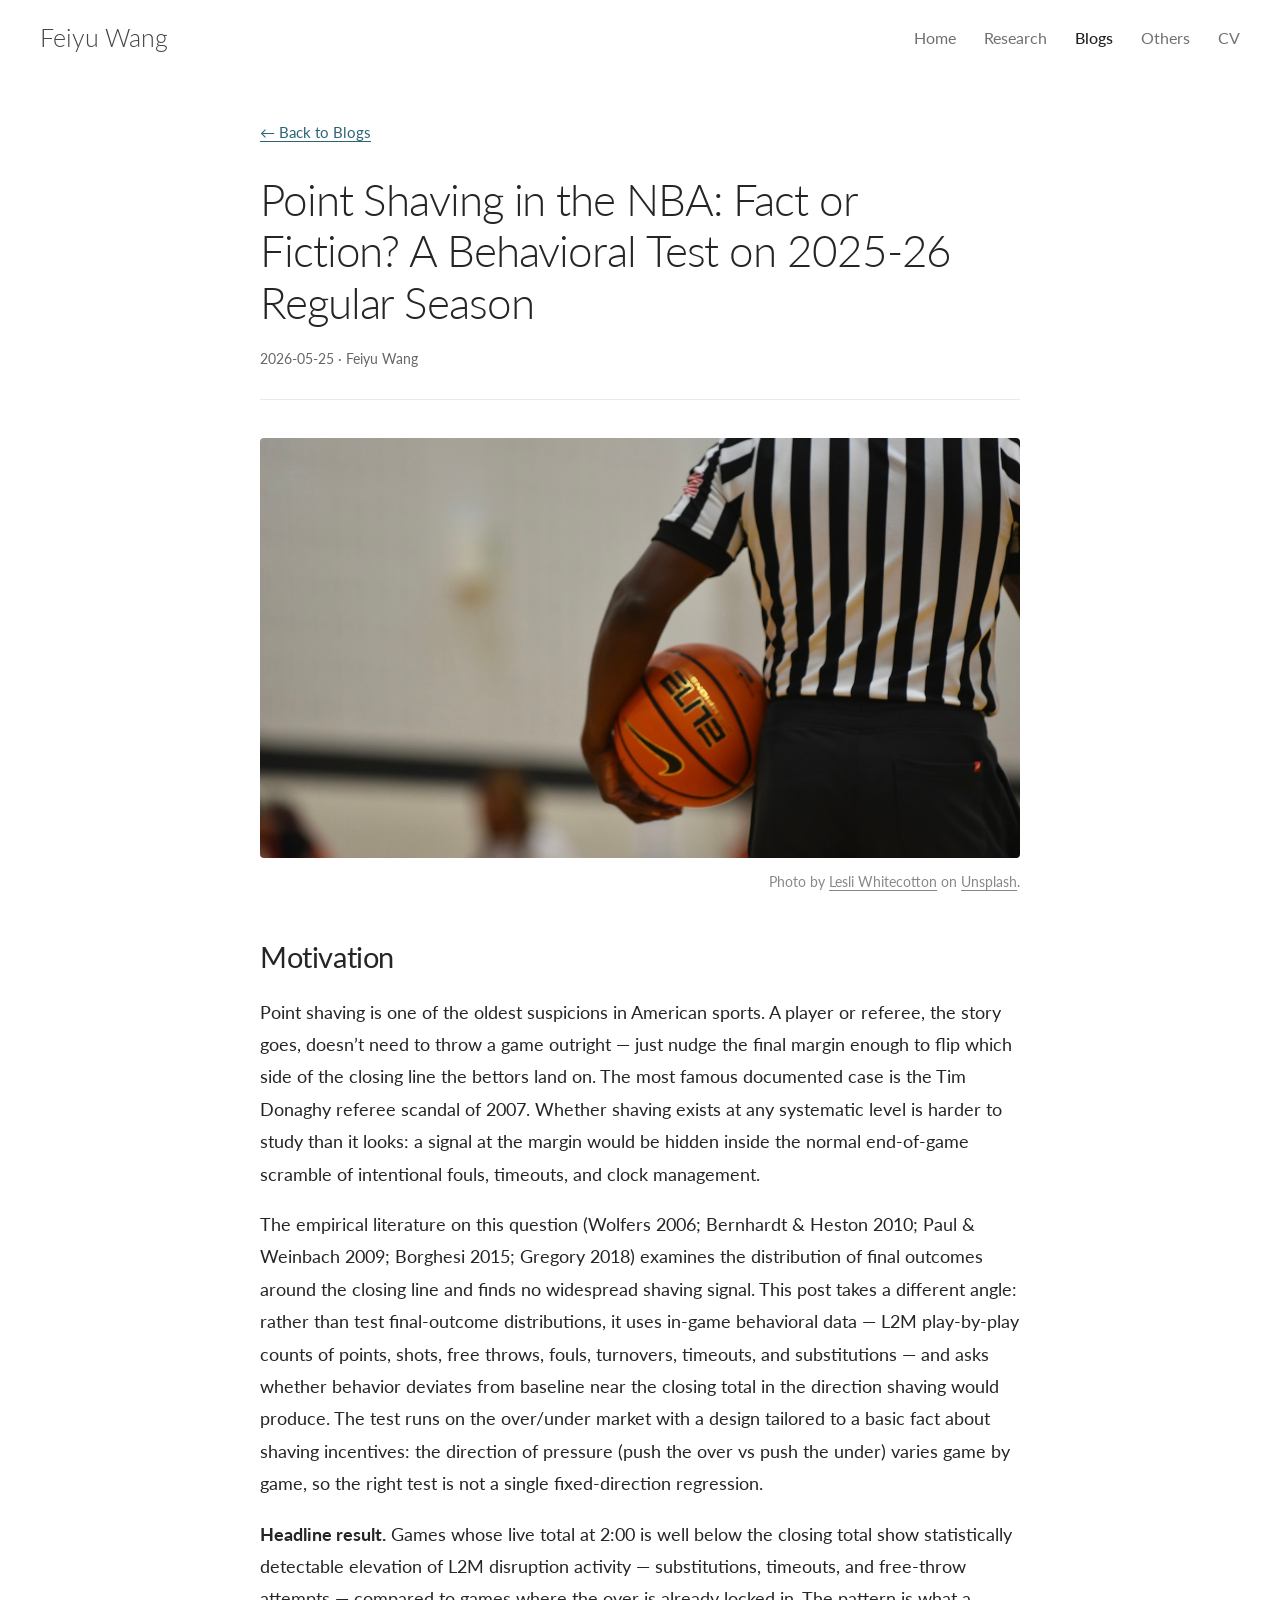
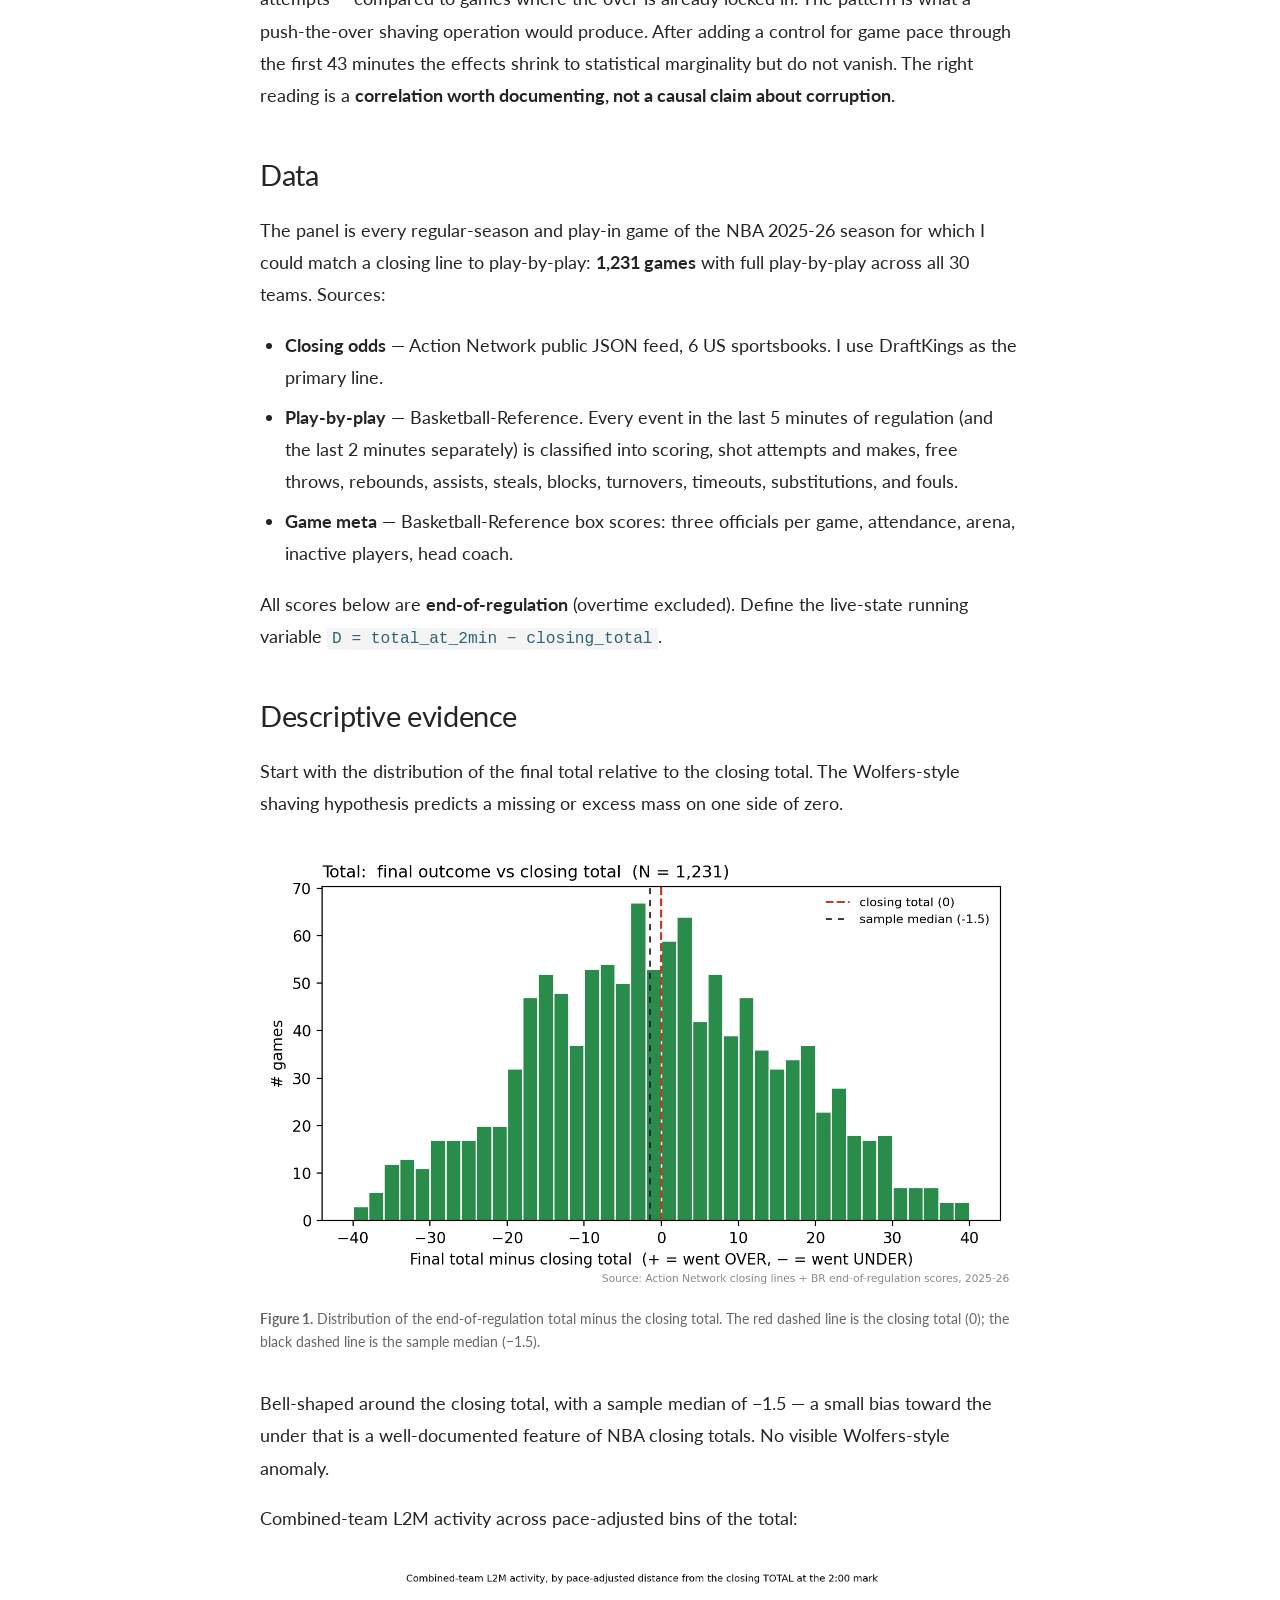
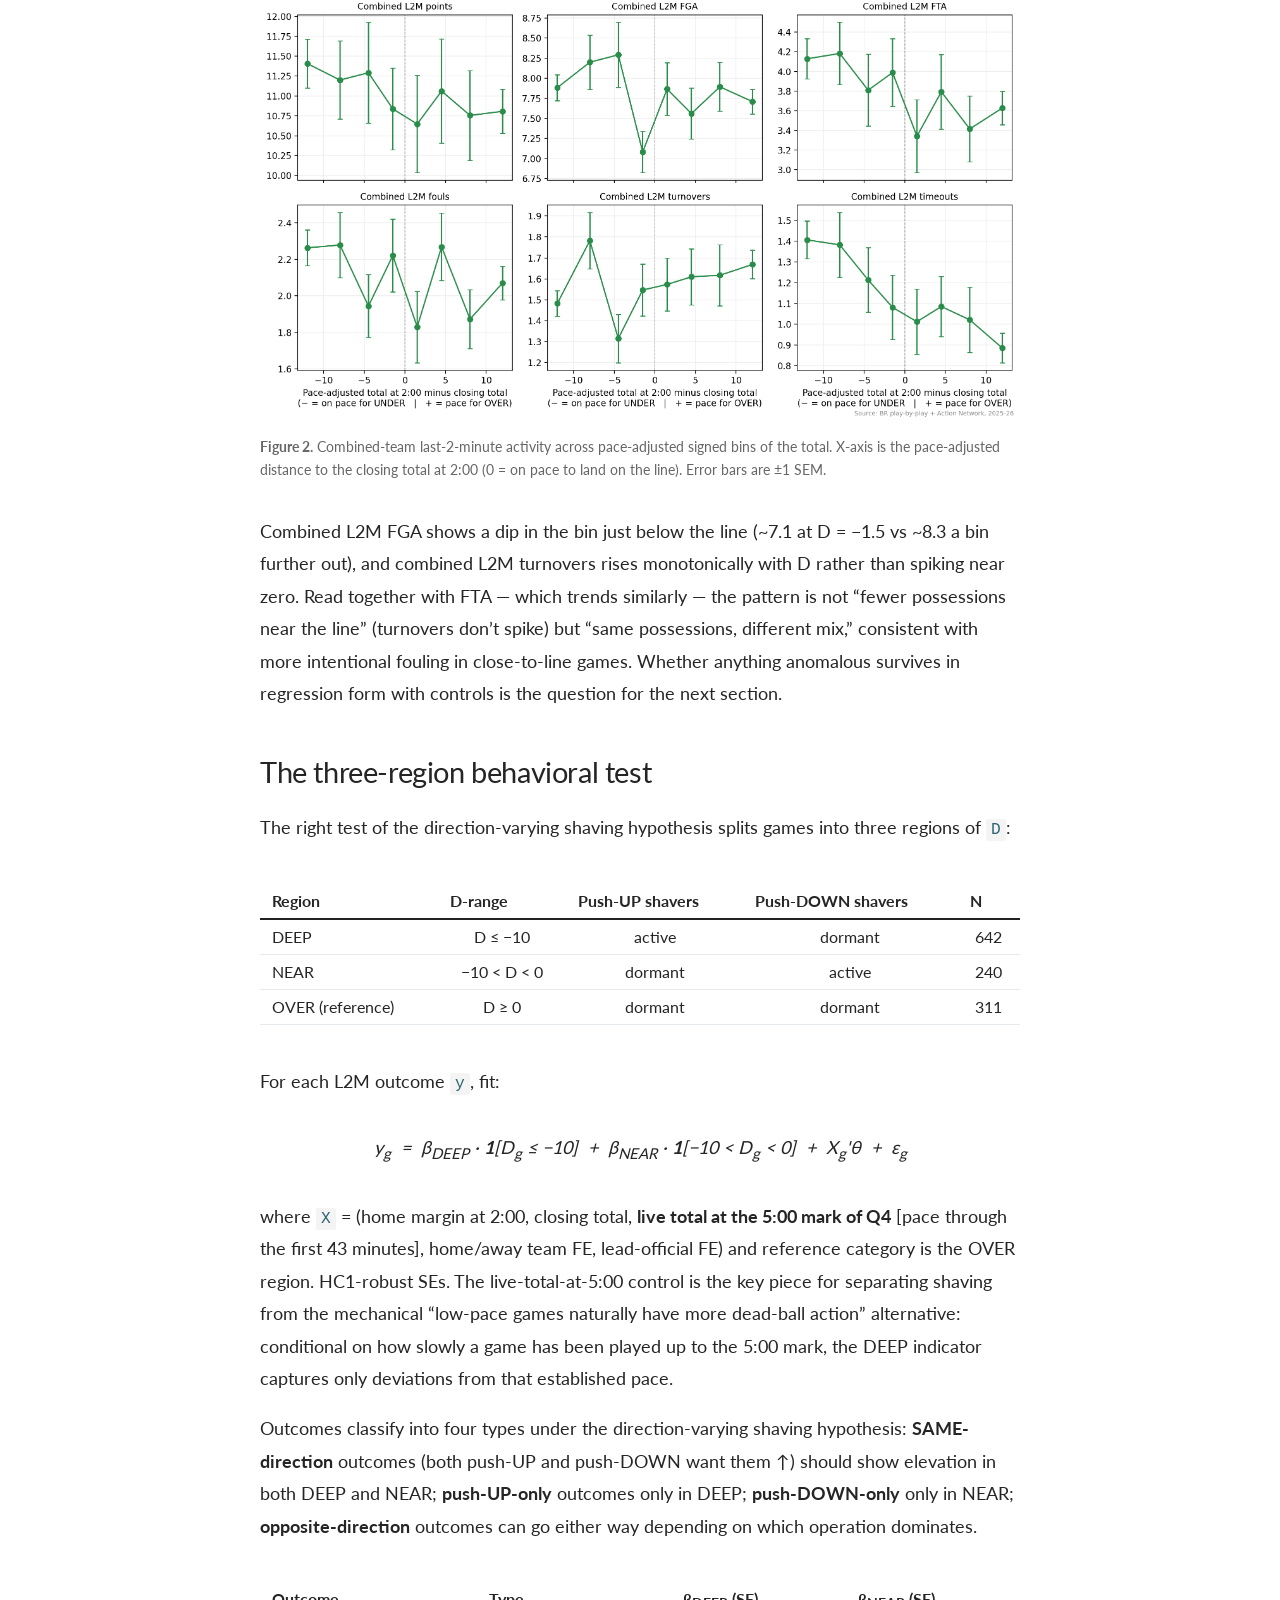
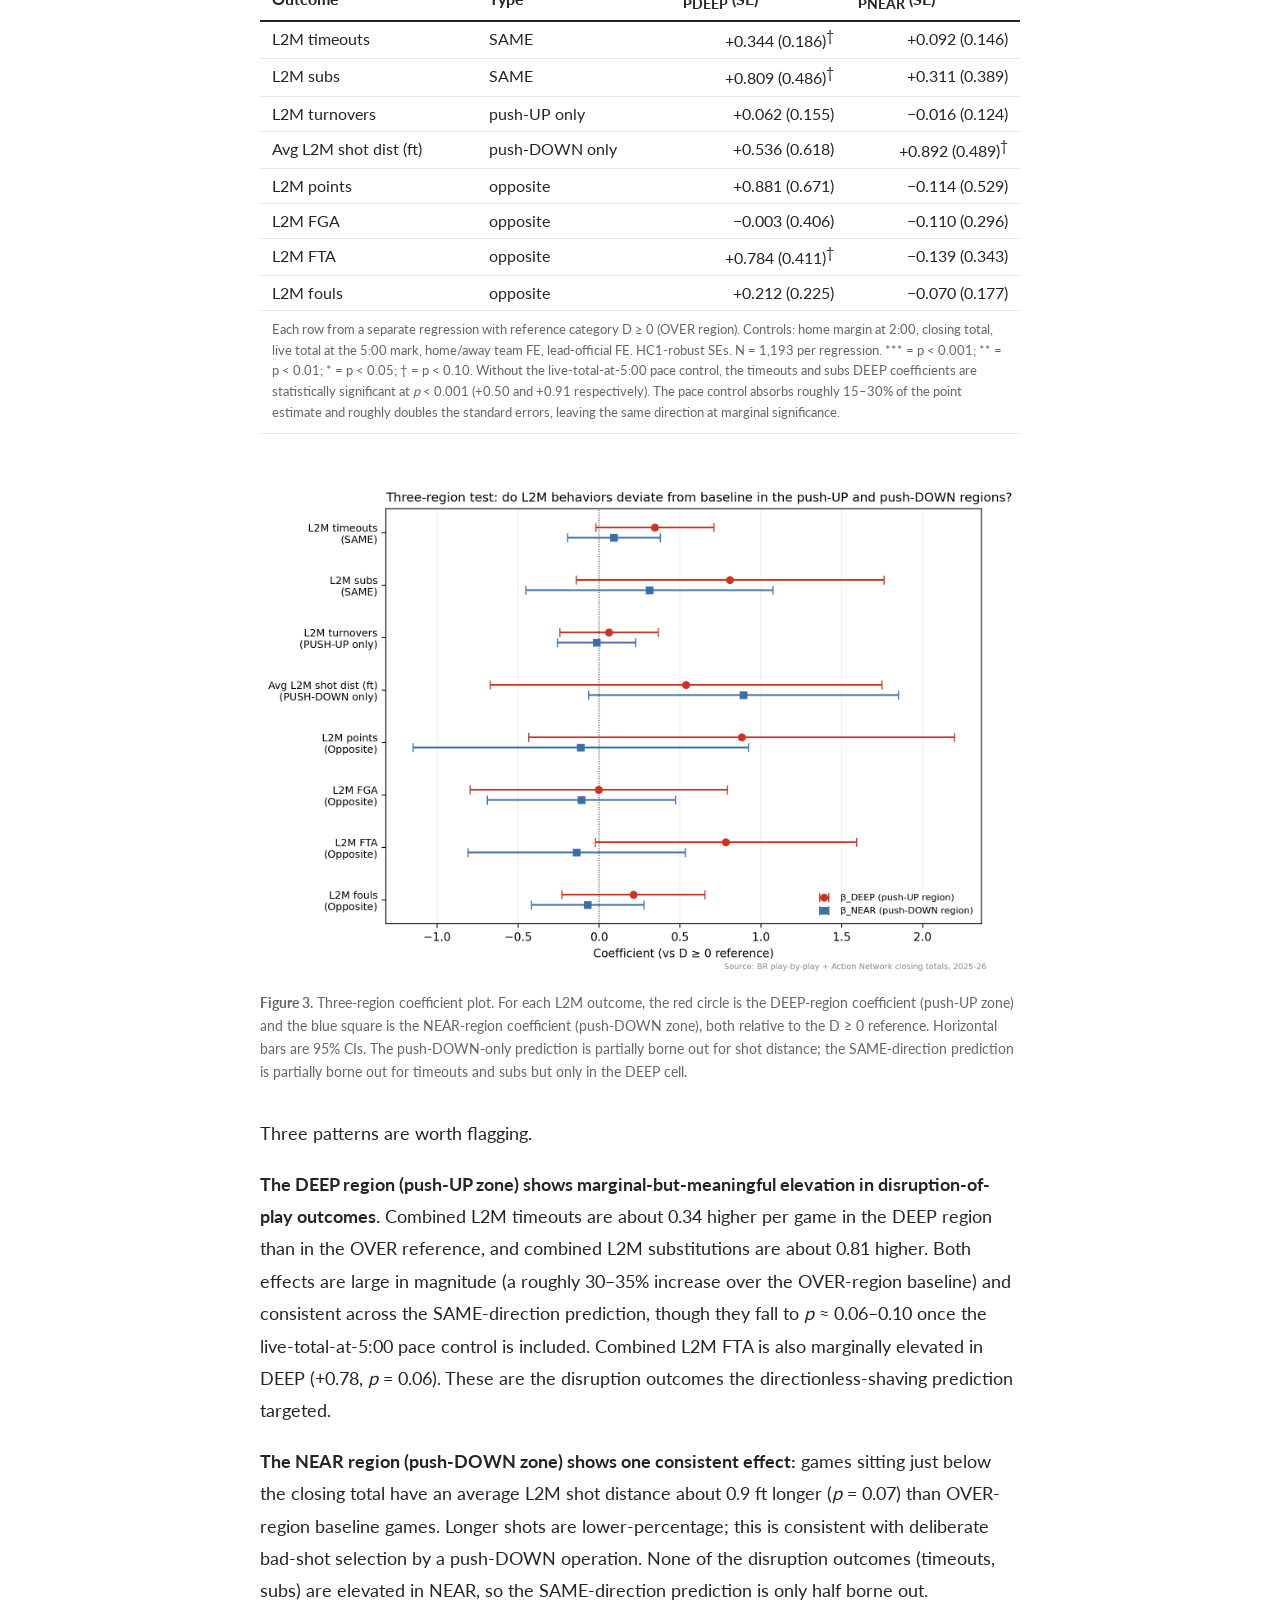
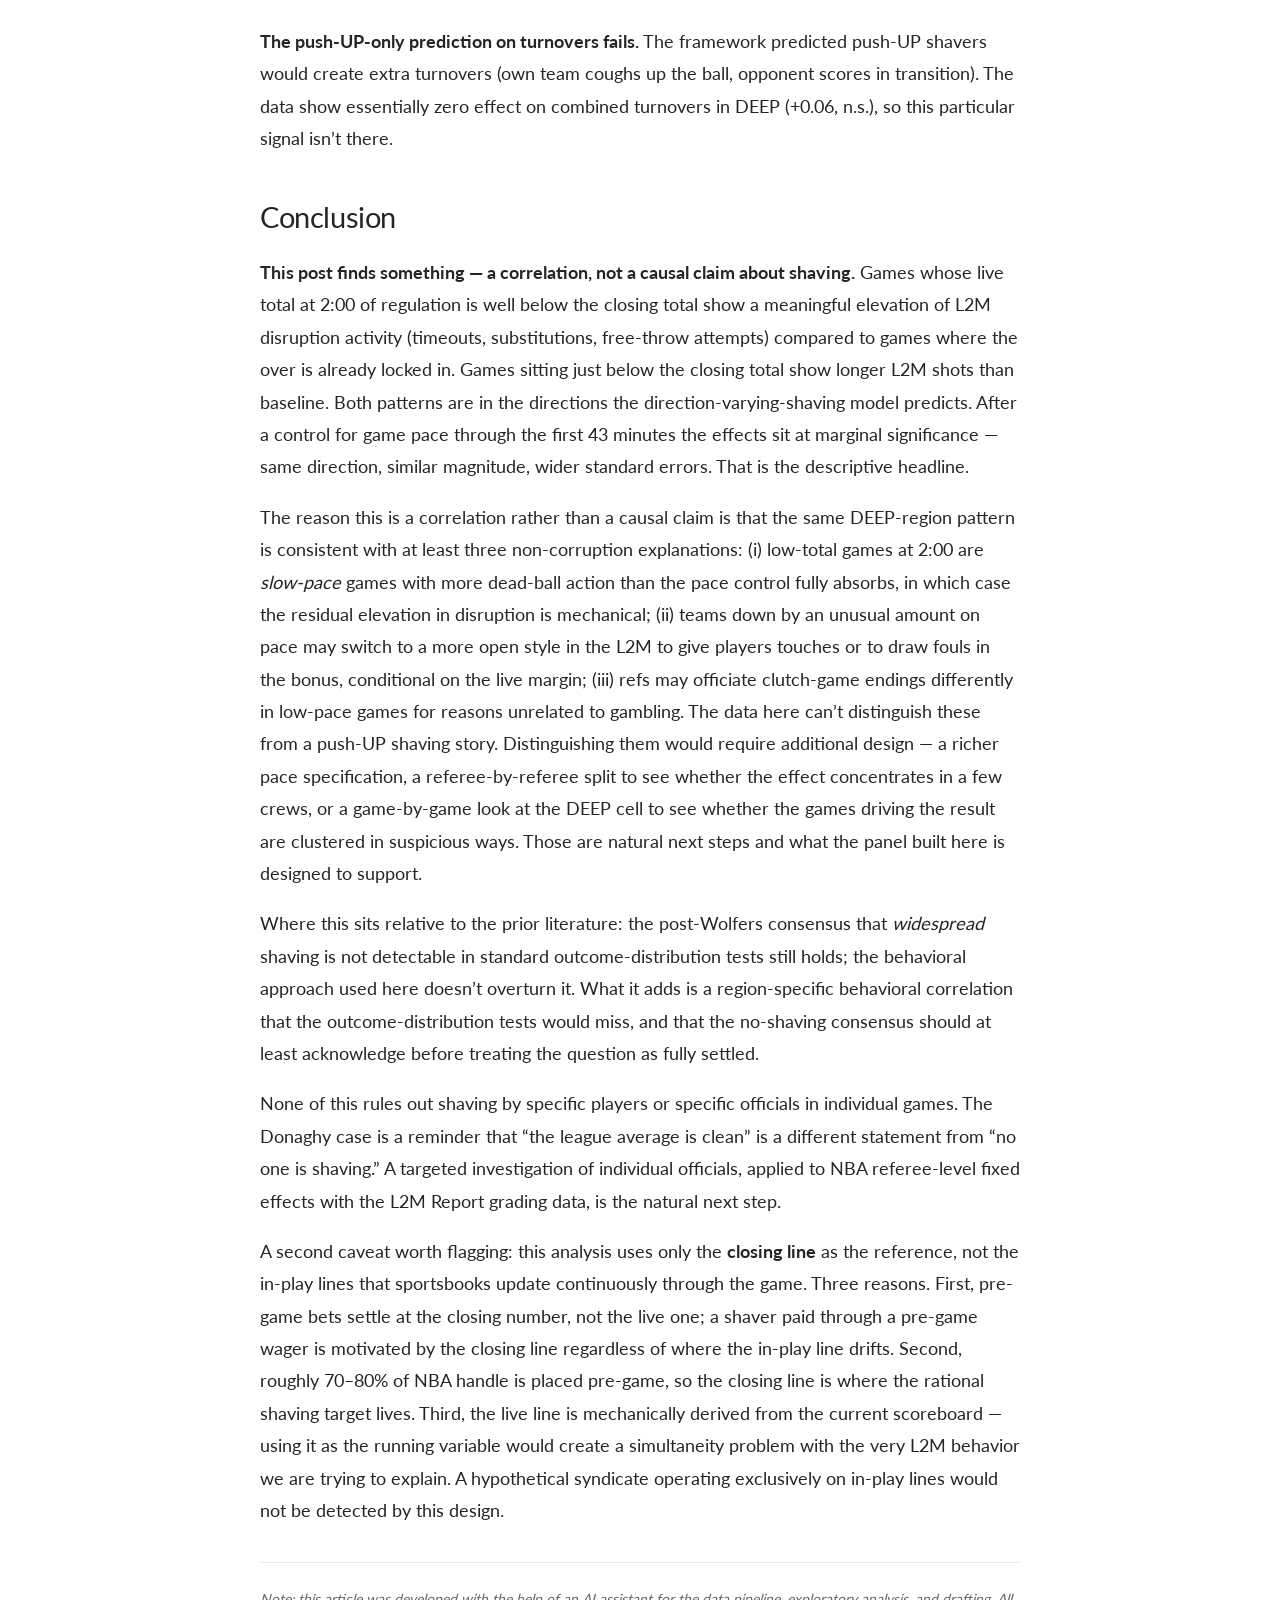
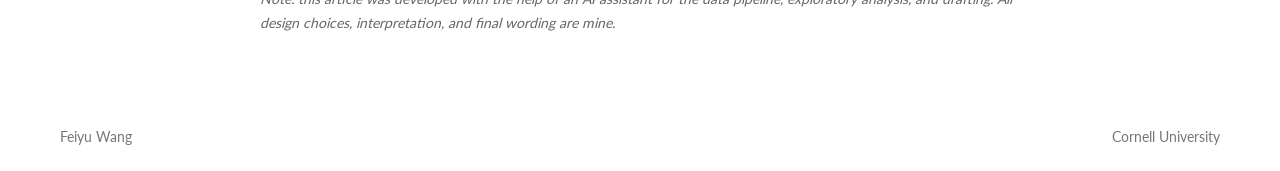
<file: posts/nba-point-shaving/index.html>
<!DOCTYPE html>
<html lang="en">
<head>
    <meta charset="UTF-8">
    <meta name="viewport" content="width=device-width, initial-scale=1.0">
    <title>Point Shaving in the NBA: Fact or Fiction? &mdash; Feiyu Wang</title>
    <link rel="stylesheet" href="../../css/style.css?v=e193c3ef9960">
</head>
<body>
    <a class="skip-link" href="#main-content">Skip to content</a>
    <header class="site-header">
        <nav class="site-nav" aria-label="Main navigation">
            <a class="site-brand" href="../../index.html">Feiyu Wang</a>
            <ul>
                <li><a href="../../index.html">Home</a></li>
                <li><a href="../../research.html">Research</a></li>
                <li><a href="../../blogs.html" class="active" aria-current="page">Blogs</a></li>
                <li><a href="../../others.html">Others</a></li>
                <li><a href="../../cv.html">CV</a></li>
            </ul>
        </nav>
    </header>
    <main class="post" id="main-content" tabindex="-1">
        <p class="back-link"><a href="../../blogs.html">&larr; Back to Blogs</a></p>

        <h1>Point Shaving in the NBA: Fact or Fiction? A Behavioral Test on 2025-26 Regular Season</h1>
        <p class="entry-meta">2026-05-25 &middot; Feiyu Wang<span class="post-views" hidden></span></p>

        <figure style="margin: 1.5em 0;">
            <img src="hero_referee.jpg" alt="Basketball referee holding a basketball"
                 style="width: 100%; height: auto; max-height: 420px; object-fit: cover; border-radius: 4px;">
            <figcaption style="font-size: 0.8em; color: #888; text-align: right; margin-top: 0.3em;">
                Photo by <a href="https://unsplash.com/@lesliwhitecotton" style="color: #888;">Lesli Whitecotton</a> on <a href="https://unsplash.com/photos/a-person-in-a-referee-shirt-holding-a-basketball-q1Q8H1n1lkY" style="color: #888;">Unsplash</a>.
            </figcaption>
        </figure>

        <h2>Motivation</h2>

        <p>Point shaving is one of the oldest suspicions in American sports. A player or referee, the story goes, doesn&rsquo;t need to throw a game outright &mdash; just nudge the final margin enough to flip which side of the closing line the bettors land on. The most famous documented case is the Tim Donaghy referee scandal of 2007. Whether shaving exists at any systematic level is harder to study than it looks: a signal at the margin would be hidden inside the normal end-of-game scramble of intentional fouls, timeouts, and clock management.</p>

        <p>The empirical literature on this question (Wolfers 2006; Bernhardt &amp; Heston 2010; Paul &amp; Weinbach 2009; Borghesi 2015; Gregory 2018) examines the distribution of final outcomes around the closing line and finds no widespread shaving signal. This post takes a different angle: rather than test final-outcome distributions, it uses in-game behavioral data &mdash; L2M play-by-play counts of points, shots, free throws, fouls, turnovers, timeouts, and substitutions &mdash; and asks whether behavior deviates from baseline near the closing total in the direction shaving would produce. The test runs on the over/under market with a design tailored to a basic fact about shaving incentives: the direction of pressure (push the over vs push the under) varies game by game, so the right test is not a single fixed-direction regression.</p>

        <p><strong>Headline result.</strong> Games whose live total at 2:00 is well below the closing total show statistically detectable elevation of L2M disruption activity &mdash; substitutions, timeouts, and free-throw attempts &mdash; compared to games where the over is already locked in. The pattern is what a push-the-over shaving operation would produce. After adding a control for game pace through the first 43 minutes the effects shrink to statistical marginality but do not vanish. The right reading is a <strong>correlation worth documenting, not a causal claim about corruption.</strong></p>

        <h2>Data</h2>

        <p>The panel is every regular-season and play-in game of the NBA 2025-26 season for which I could match a closing line to play-by-play: <strong>1,231 games</strong> with full play-by-play across all 30 teams. Sources:</p>

        <ul>
            <li><strong>Closing odds</strong> &mdash; Action Network public JSON feed, 6 US sportsbooks. I use DraftKings as the primary line.</li>
            <li><strong>Play-by-play</strong> &mdash; Basketball-Reference. Every event in the last 5 minutes of regulation (and the last 2 minutes separately) is classified into scoring, shot attempts and makes, free throws, rebounds, assists, steals, blocks, turnovers, timeouts, substitutions, and fouls.</li>
            <li><strong>Game meta</strong> &mdash; Basketball-Reference box scores: three officials per game, attendance, arena, inactive players, head coach.</li>
        </ul>

        <p>All scores below are <strong>end-of-regulation</strong> (overtime excluded). Define the live-state running variable <code>D = total_at_2min &minus; closing_total</code>.</p>

        <h2>Descriptive evidence</h2>

        <p>Start with the distribution of the final total relative to the closing total. The Wolfers-style shaving hypothesis predicts a missing or excess mass on one side of zero.</p>

        <figure>
            <img src="fig_total_dist.png" alt="Distribution of final total minus closing total">
            <figcaption><strong>Figure 1.</strong> Distribution of the end-of-regulation total minus the closing total. The red dashed line is the closing total (0); the black dashed line is the sample median (&minus;1.5).</figcaption>
        </figure>

        <p>Bell-shaped around the closing total, with a sample median of &minus;1.5 &mdash; a small bias toward the under that is a well-documented feature of NBA closing totals. No visible Wolfers-style anomaly.</p>

        <p>Combined-team L2M activity across pace-adjusted bins of the total:</p>

        <figure>
            <img src="fig_total_l2m.png" alt="Combined-team L2M activity across signed-total bins">
            <figcaption><strong>Figure 2.</strong> Combined-team last-2-minute activity across pace-adjusted signed bins of the total. X-axis is the pace-adjusted distance to the closing total at 2:00 (0 = on pace to land on the line). Error bars are &plusmn;1 SEM.</figcaption>
        </figure>

        <p>Combined L2M FGA shows a dip in the bin just below the line (~7.1 at D&nbsp;=&nbsp;&minus;1.5 vs ~8.3 a bin further out), and combined L2M turnovers rises monotonically with D rather than spiking near zero. Read together with FTA &mdash; which trends similarly &mdash; the pattern is not &ldquo;fewer possessions near the line&rdquo; (turnovers don&rsquo;t spike) but &ldquo;same possessions, different mix,&rdquo; consistent with more intentional fouling in close-to-line games. Whether anything anomalous survives in regression form with controls is the question for the next section.</p>

        <h2>The three-region behavioral test</h2>

        <p>The right test of the direction-varying shaving hypothesis splits games into three regions of <code>D</code>:</p>

        <table style="border-collapse: collapse; font-size: 0.9em; margin: 1em auto;">
            <thead>
                <tr style="border-bottom: 2px solid #222;">
                    <th style="padding: 4px 12px; text-align: left;">Region</th>
                    <th style="padding: 4px 12px;">D-range</th>
                    <th style="padding: 4px 12px;">Push-UP shavers</th>
                    <th style="padding: 4px 12px;">Push-DOWN shavers</th>
                    <th style="padding: 4px 12px;">N</th>
                </tr>
            </thead>
            <tbody>
                <tr><td style="padding: 4px 12px;">DEEP</td>
                    <td style="text-align: center; padding: 4px 12px;">D &le; &minus;10</td>
                    <td style="text-align: center; padding: 4px 12px;">active</td>
                    <td style="text-align: center; padding: 4px 12px;">dormant</td>
                    <td style="text-align: center; padding: 4px 12px;">642</td></tr>
                <tr><td style="padding: 4px 12px;">NEAR</td>
                    <td style="text-align: center; padding: 4px 12px;">&minus;10 &lt; D &lt; 0</td>
                    <td style="text-align: center; padding: 4px 12px;">dormant</td>
                    <td style="text-align: center; padding: 4px 12px;">active</td>
                    <td style="text-align: center; padding: 4px 12px;">240</td></tr>
                <tr><td style="padding: 4px 12px;">OVER (reference)</td>
                    <td style="text-align: center; padding: 4px 12px;">D &ge; 0</td>
                    <td style="text-align: center; padding: 4px 12px;">dormant</td>
                    <td style="text-align: center; padding: 4px 12px;">dormant</td>
                    <td style="text-align: center; padding: 4px 12px;">311</td></tr>
            </tbody>
        </table>

        <p>For each L2M outcome <code>y</code>, fit:</p>

        <p class="equation">y<sub>g</sub> &nbsp;=&nbsp; &beta;<sub>DEEP</sub> &middot; <strong>1</strong>[D<sub>g</sub> &le; &minus;10] &nbsp;+&nbsp; &beta;<sub>NEAR</sub> &middot; <strong>1</strong>[&minus;10 &lt; D<sub>g</sub> &lt; 0] &nbsp;+&nbsp; X<sub>g</sub>'&theta; &nbsp;+&nbsp; &epsilon;<sub>g</sub></p>

        <p>where <code>X</code> = (home margin at 2:00, closing total, <strong>live total at the 5:00 mark of Q4</strong> [pace through the first 43 minutes], home/away team FE, lead-official FE) and reference category is the OVER region. HC1-robust SEs. The live-total-at-5:00 control is the key piece for separating shaving from the mechanical &ldquo;low-pace games naturally have more dead-ball action&rdquo; alternative: conditional on how slowly a game has been played up to the 5:00 mark, the DEEP indicator captures only deviations from that established pace.</p>

        <p>Outcomes classify into four types under the direction-varying shaving hypothesis: <strong>SAME-direction</strong> outcomes (both push-UP and push-DOWN want them ↑) should show elevation in both DEEP and NEAR; <strong>push-UP-only</strong> outcomes only in DEEP; <strong>push-DOWN-only</strong> only in NEAR; <strong>opposite-direction</strong> outcomes can go either way depending on which operation dominates.</p>

        <table style="border-collapse: collapse; font-size: 0.9em; margin: 1em auto;">
            <thead>
                <tr style="border-bottom: 2px solid #222;">
                    <th style="padding: 4px 12px; text-align: left;">Outcome</th>
                    <th style="padding: 4px 12px; text-align: left;">Type</th>
                    <th style="padding: 4px 12px;">&beta;<sub>DEEP</sub> (SE)</th>
                    <th style="padding: 4px 12px;">&beta;<sub>NEAR</sub> (SE)</th>
                </tr>
            </thead>
            <tbody>
                <tr><td style="padding: 4px 12px;">L2M timeouts</td>
                    <td style="padding: 4px 12px;">SAME</td>
                    <td style="text-align: right; padding: 4px 12px;">+0.344 (0.186)<sup>&dagger;</sup></td>
                    <td style="text-align: right; padding: 4px 12px;">+0.092 (0.146)</td></tr>
                <tr><td style="padding: 4px 12px;">L2M subs</td>
                    <td style="padding: 4px 12px;">SAME</td>
                    <td style="text-align: right; padding: 4px 12px;">+0.809 (0.486)<sup>&dagger;</sup></td>
                    <td style="text-align: right; padding: 4px 12px;">+0.311 (0.389)</td></tr>
                <tr><td style="padding: 4px 12px;">L2M turnovers</td>
                    <td style="padding: 4px 12px;">push-UP only</td>
                    <td style="text-align: right; padding: 4px 12px;">+0.062 (0.155)</td>
                    <td style="text-align: right; padding: 4px 12px;">&minus;0.016 (0.124)</td></tr>
                <tr><td style="padding: 4px 12px;">Avg L2M shot dist (ft)</td>
                    <td style="padding: 4px 12px;">push-DOWN only</td>
                    <td style="text-align: right; padding: 4px 12px;">+0.536 (0.618)</td>
                    <td style="text-align: right; padding: 4px 12px;">+0.892 (0.489)<sup>&dagger;</sup></td></tr>
                <tr><td style="padding: 4px 12px;">L2M points</td>
                    <td style="padding: 4px 12px;">opposite</td>
                    <td style="text-align: right; padding: 4px 12px;">+0.881 (0.671)</td>
                    <td style="text-align: right; padding: 4px 12px;">&minus;0.114 (0.529)</td></tr>
                <tr><td style="padding: 4px 12px;">L2M FGA</td>
                    <td style="padding: 4px 12px;">opposite</td>
                    <td style="text-align: right; padding: 4px 12px;">&minus;0.003 (0.406)</td>
                    <td style="text-align: right; padding: 4px 12px;">&minus;0.110 (0.296)</td></tr>
                <tr><td style="padding: 4px 12px;">L2M FTA</td>
                    <td style="padding: 4px 12px;">opposite</td>
                    <td style="text-align: right; padding: 4px 12px;">+0.784 (0.411)<sup>&dagger;</sup></td>
                    <td style="text-align: right; padding: 4px 12px;">&minus;0.139 (0.343)</td></tr>
                <tr><td style="padding: 4px 12px;">L2M fouls</td>
                    <td style="padding: 4px 12px;">opposite</td>
                    <td style="text-align: right; padding: 4px 12px;">+0.212 (0.225)</td>
                    <td style="text-align: right; padding: 4px 12px;">&minus;0.070 (0.177)</td></tr>
            </tbody>
            <tfoot>
                <tr><td colspan="4" style="padding-top: 8px; font-size: 0.8em; color: #666;">
                    Each row from a separate regression with reference category D &ge; 0 (OVER region). Controls: home margin at 2:00, closing total, live total at the 5:00 mark, home/away team FE, lead-official FE. HC1-robust SEs. N = 1,193 per regression. *** = p &lt; 0.001; ** = p &lt; 0.01; * = p &lt; 0.05; &dagger; = p &lt; 0.10. Without the live-total-at-5:00 pace control, the timeouts and subs DEEP coefficients are statistically significant at <em>p</em> &lt; 0.001 (+0.50 and +0.91 respectively). The pace control absorbs roughly 15&ndash;30% of the point estimate and roughly doubles the standard errors, leaving the same direction at marginal significance.
                </td></tr>
            </tfoot>
        </table>

        <figure>
            <img src="fig_three_region.png" alt="Three-region coefficient plot">
            <figcaption><strong>Figure 3.</strong> Three-region coefficient plot. For each L2M outcome, the red circle is the DEEP-region coefficient (push-UP zone) and the blue square is the NEAR-region coefficient (push-DOWN zone), both relative to the D &ge; 0 reference. Horizontal bars are 95% CIs. The push-DOWN-only prediction is partially borne out for shot distance; the SAME-direction prediction is partially borne out for timeouts and subs but only in the DEEP cell.</figcaption>
        </figure>

        <p>Three patterns are worth flagging.</p>

        <p><strong>The DEEP region (push-UP zone) shows marginal-but-meaningful elevation in disruption-of-play outcomes.</strong> Combined L2M timeouts are about 0.34 higher per game in the DEEP region than in the OVER reference, and combined L2M substitutions are about 0.81 higher. Both effects are large in magnitude (a roughly 30&ndash;35% increase over the OVER-region baseline) and consistent across the SAME-direction prediction, though they fall to <em>p</em> &asymp; 0.06&ndash;0.10 once the live-total-at-5:00 pace control is included. Combined L2M FTA is also marginally elevated in DEEP (+0.78, <em>p</em> = 0.06). These are the disruption outcomes the directionless-shaving prediction targeted.</p>

        <p><strong>The NEAR region (push-DOWN zone) shows one consistent effect:</strong> games sitting just below the closing total have an average L2M shot distance about 0.9 ft longer (<em>p</em> = 0.07) than OVER-region baseline games. Longer shots are lower-percentage; this is consistent with deliberate bad-shot selection by a push-DOWN operation. None of the disruption outcomes (timeouts, subs) are elevated in NEAR, so the SAME-direction prediction is only half borne out.</p>

        <p><strong>The push-UP-only prediction on turnovers fails.</strong> The framework predicted push-UP shavers would create extra turnovers (own team coughs up the ball, opponent scores in transition). The data show essentially zero effect on combined turnovers in DEEP (+0.06, n.s.), so this particular signal isn&rsquo;t there.</p>

        <h2>Conclusion</h2>

        <p><strong>This post finds something &mdash; a correlation, not a causal claim about shaving.</strong> Games whose live total at 2:00 of regulation is well below the closing total show a meaningful elevation of L2M disruption activity (timeouts, substitutions, free-throw attempts) compared to games where the over is already locked in. Games sitting just below the closing total show longer L2M shots than baseline. Both patterns are in the directions the direction-varying-shaving model predicts. After a control for game pace through the first 43 minutes the effects sit at marginal significance &mdash; same direction, similar magnitude, wider standard errors. That is the descriptive headline.</p>

        <p>The reason this is a correlation rather than a causal claim is that the same DEEP-region pattern is consistent with at least three non-corruption explanations: (i) low-total games at 2:00 are <em>slow-pace</em> games with more dead-ball action than the pace control fully absorbs, in which case the residual elevation in disruption is mechanical; (ii) teams down by an unusual amount on pace may switch to a more open style in the L2M to give players touches or to draw fouls in the bonus, conditional on the live margin; (iii) refs may officiate clutch-game endings differently in low-pace games for reasons unrelated to gambling. The data here can&rsquo;t distinguish these from a push-UP shaving story. Distinguishing them would require additional design &mdash; a richer pace specification, a referee-by-referee split to see whether the effect concentrates in a few crews, or a game-by-game look at the DEEP cell to see whether the games driving the result are clustered in suspicious ways. Those are natural next steps and what the panel built here is designed to support.</p>

        <p>Where this sits relative to the prior literature: the post-Wolfers consensus that <em>widespread</em> shaving is not detectable in standard outcome-distribution tests still holds; the behavioral approach used here doesn&rsquo;t overturn it. What it adds is a region-specific behavioral correlation that the outcome-distribution tests would miss, and that the no-shaving consensus should at least acknowledge before treating the question as fully settled.</p>

        <p>None of this rules out shaving by specific players or specific officials in individual games. The Donaghy case is a reminder that &ldquo;the league average is clean&rdquo; is a different statement from &ldquo;no one is shaving.&rdquo; A targeted investigation of individual officials, applied to NBA referee-level fixed effects with the L2M Report grading data, is the natural next step.</p>

        <p>A second caveat worth flagging: this analysis uses only the <strong>closing line</strong> as the reference, not the in-play lines that sportsbooks update continuously through the game. Three reasons. First, pre-game bets settle at the closing number, not the live one; a shaver paid through a pre-game wager is motivated by the closing line regardless of where the in-play line drifts. Second, roughly 70&ndash;80% of NBA handle is placed pre-game, so the closing line is where the rational shaving target lives. Third, the live line is mechanically derived from the current scoreboard &mdash; using it as the running variable would create a simultaneity problem with the very L2M behavior we are trying to explain. A hypothetical syndicate operating exclusively on in-play lines would not be detected by this design.</p>

        <hr>

        <p class="footer-meta"><em>Note: this article was developed with the help of an AI assistant for the data pipeline, exploratory analysis, and drafting. All design choices, interpretation, and final wording are mine.</em></p>

    </main>
    <footer class="site-footer">
        <a href="../../index.html">Feiyu Wang</a>
        <span>Cornell University</span>
    </footer>
    <script src="../../js/script.js?v=7adf138d7b8d" defer></script>
</body>
</html>
</file>
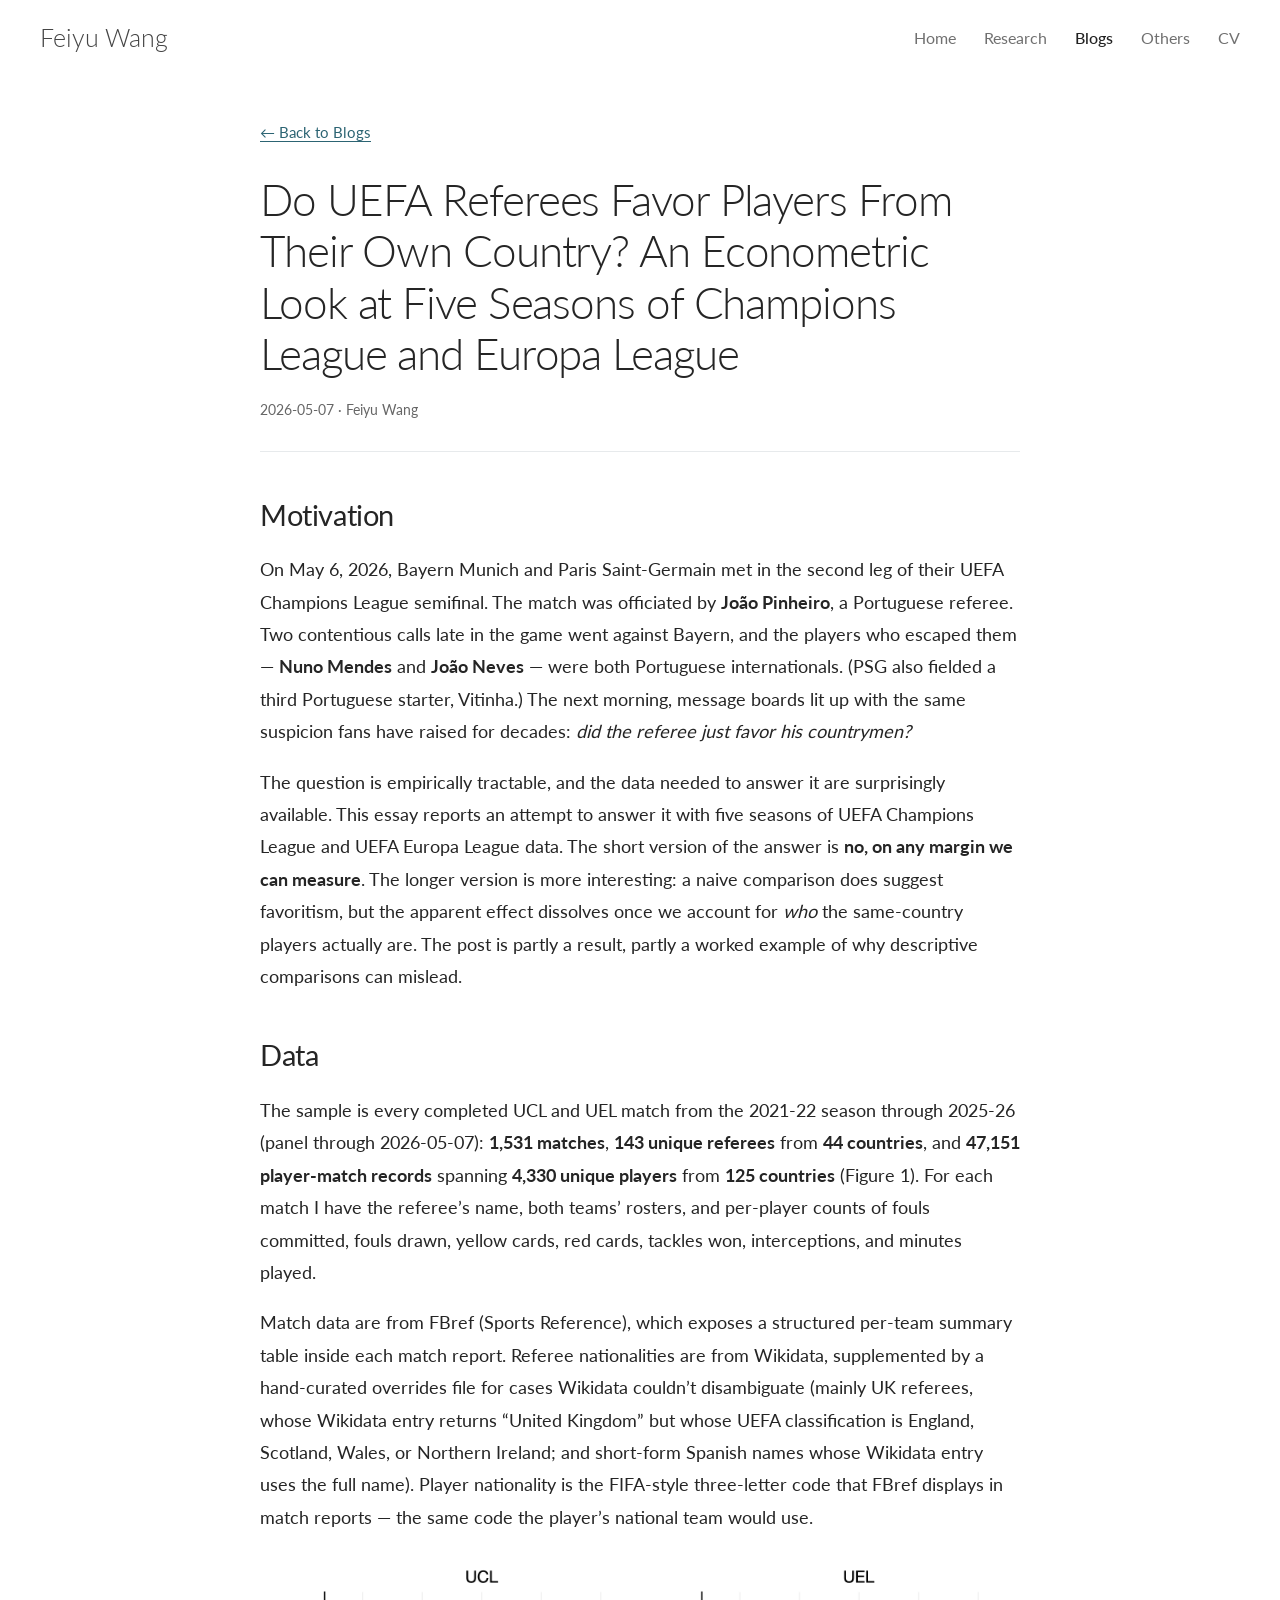
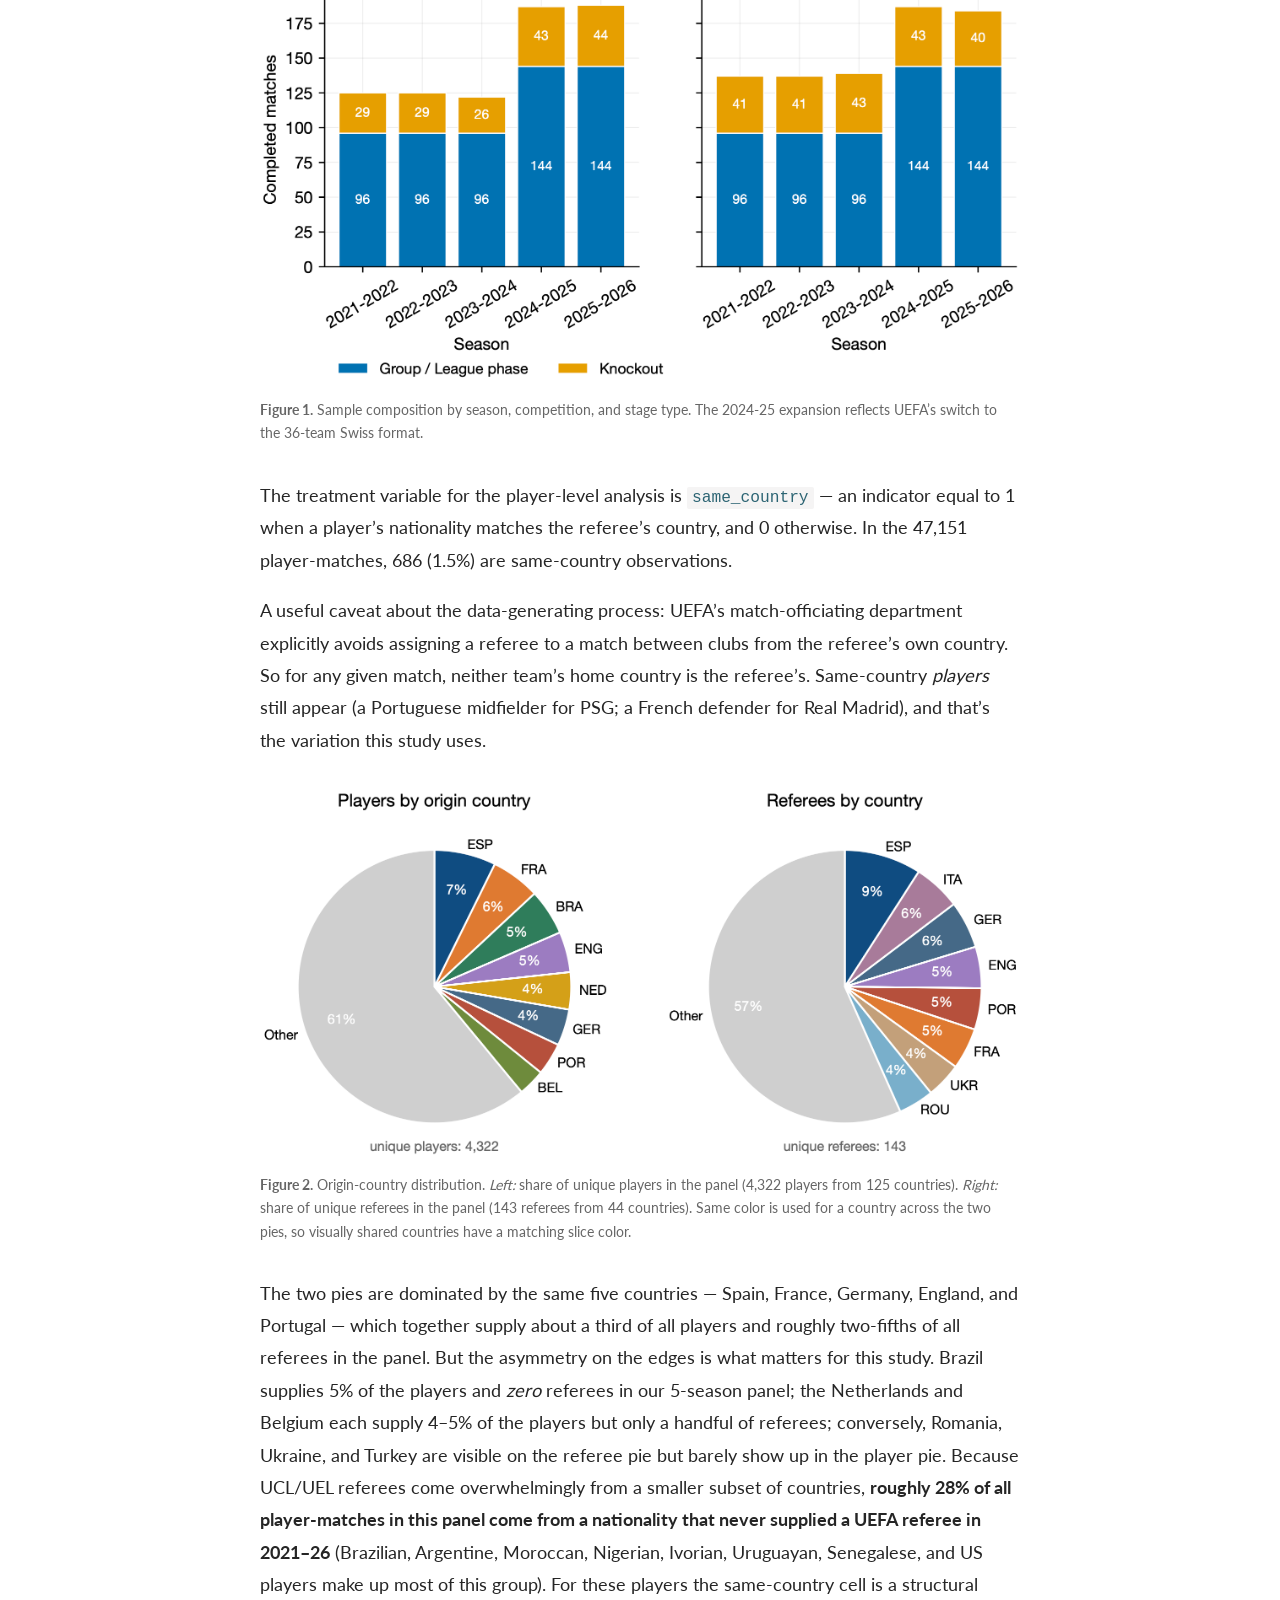
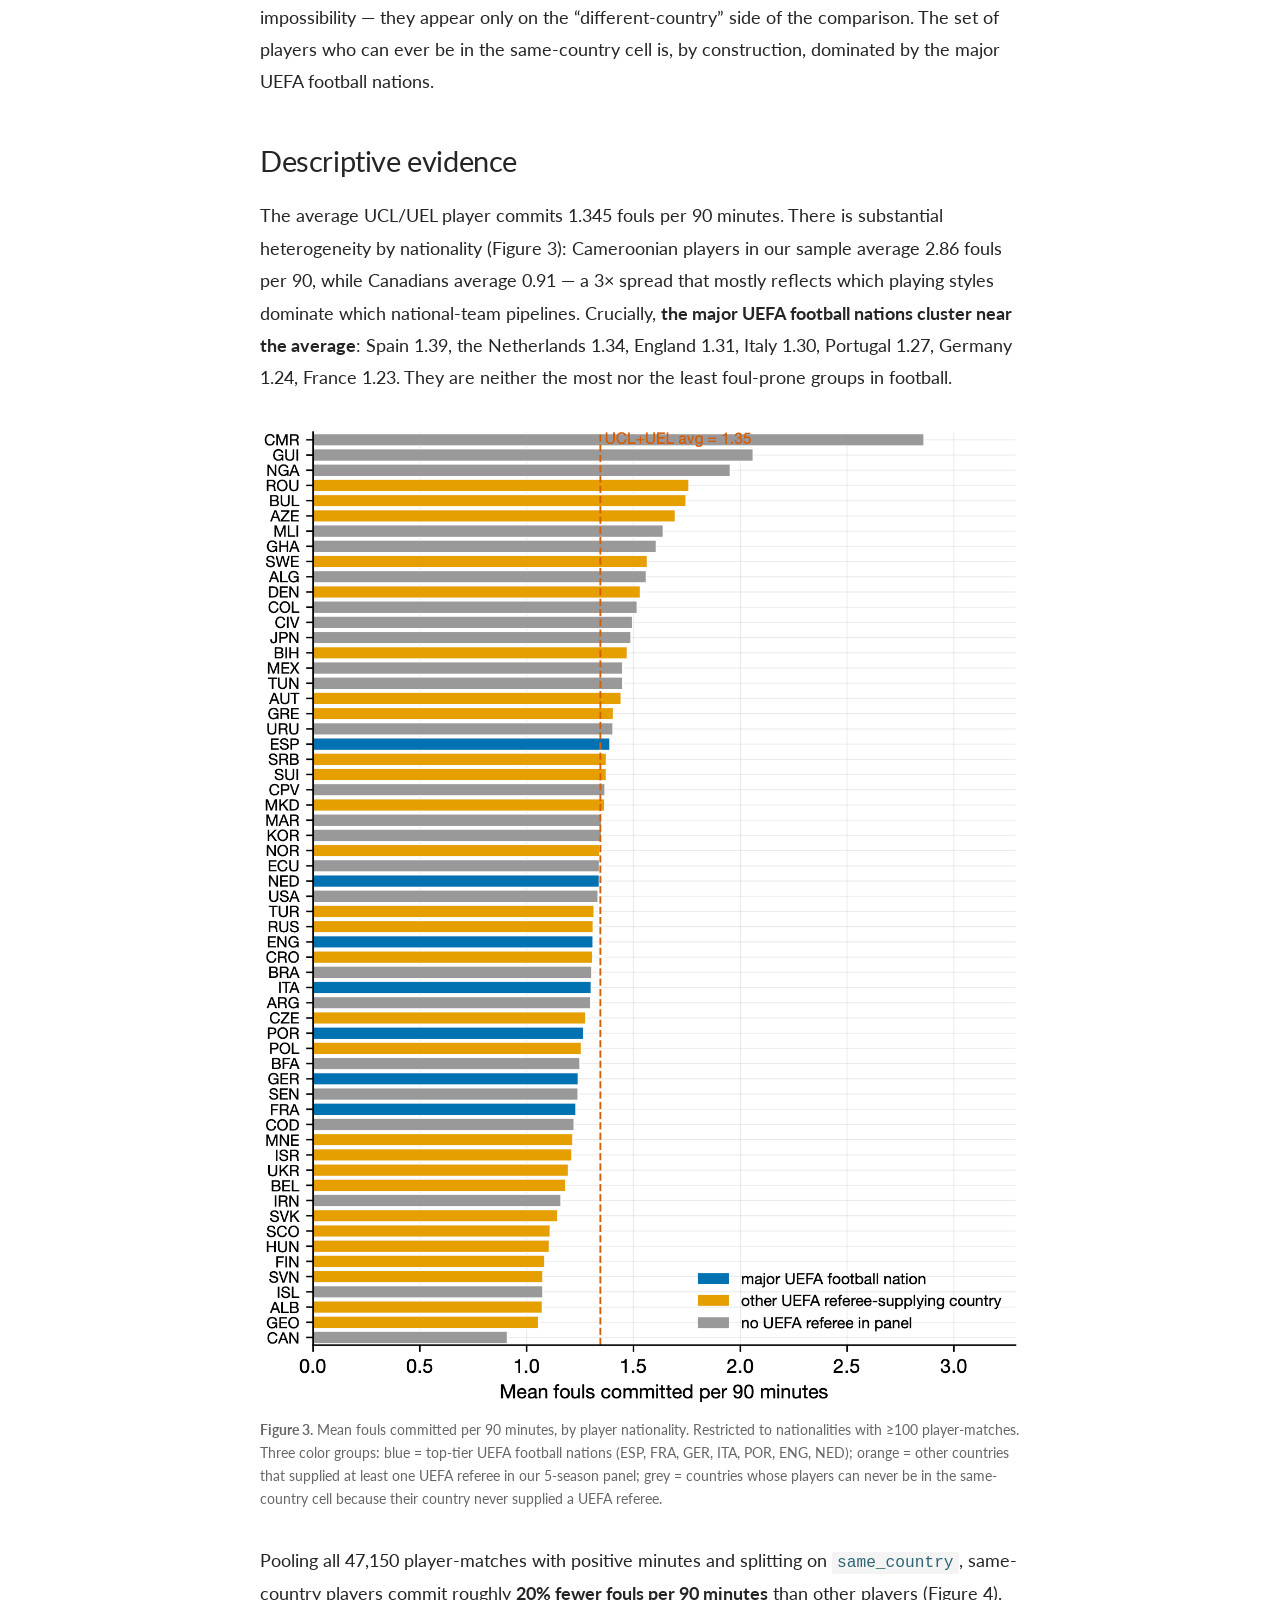
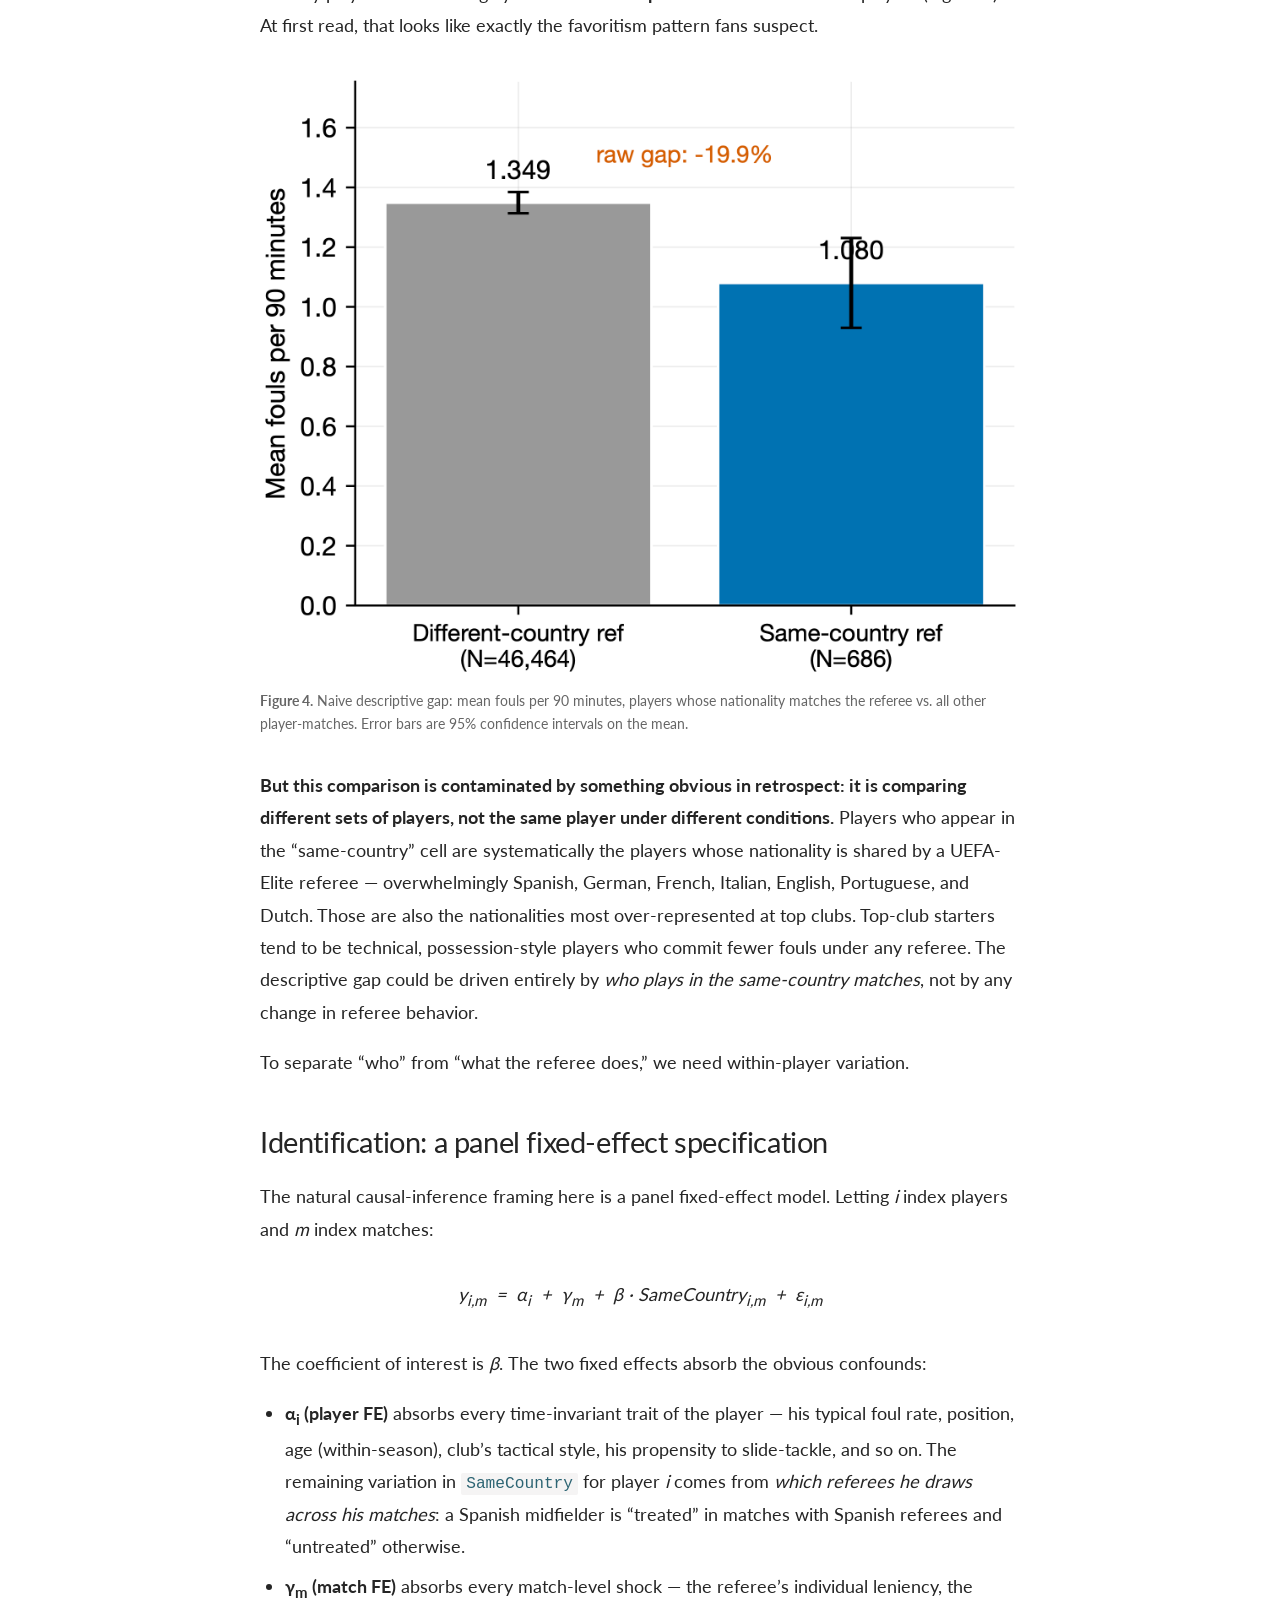
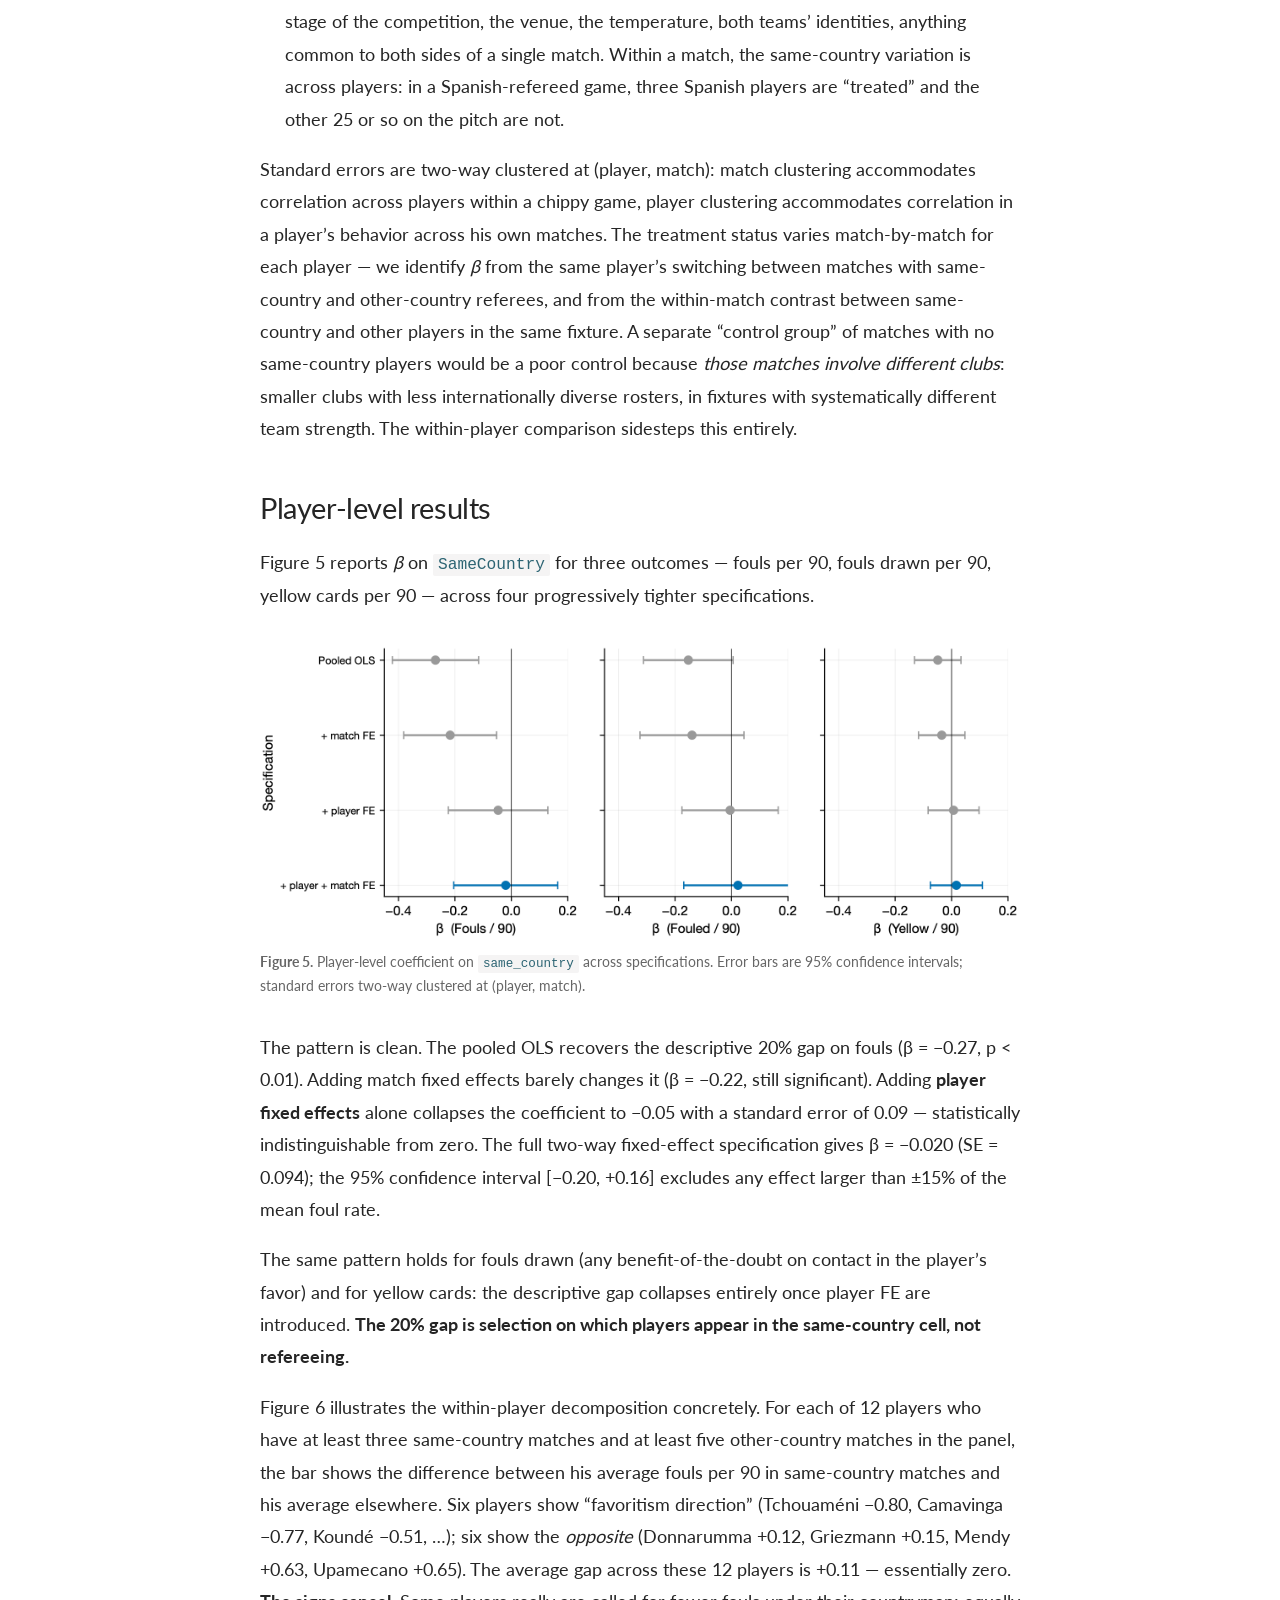
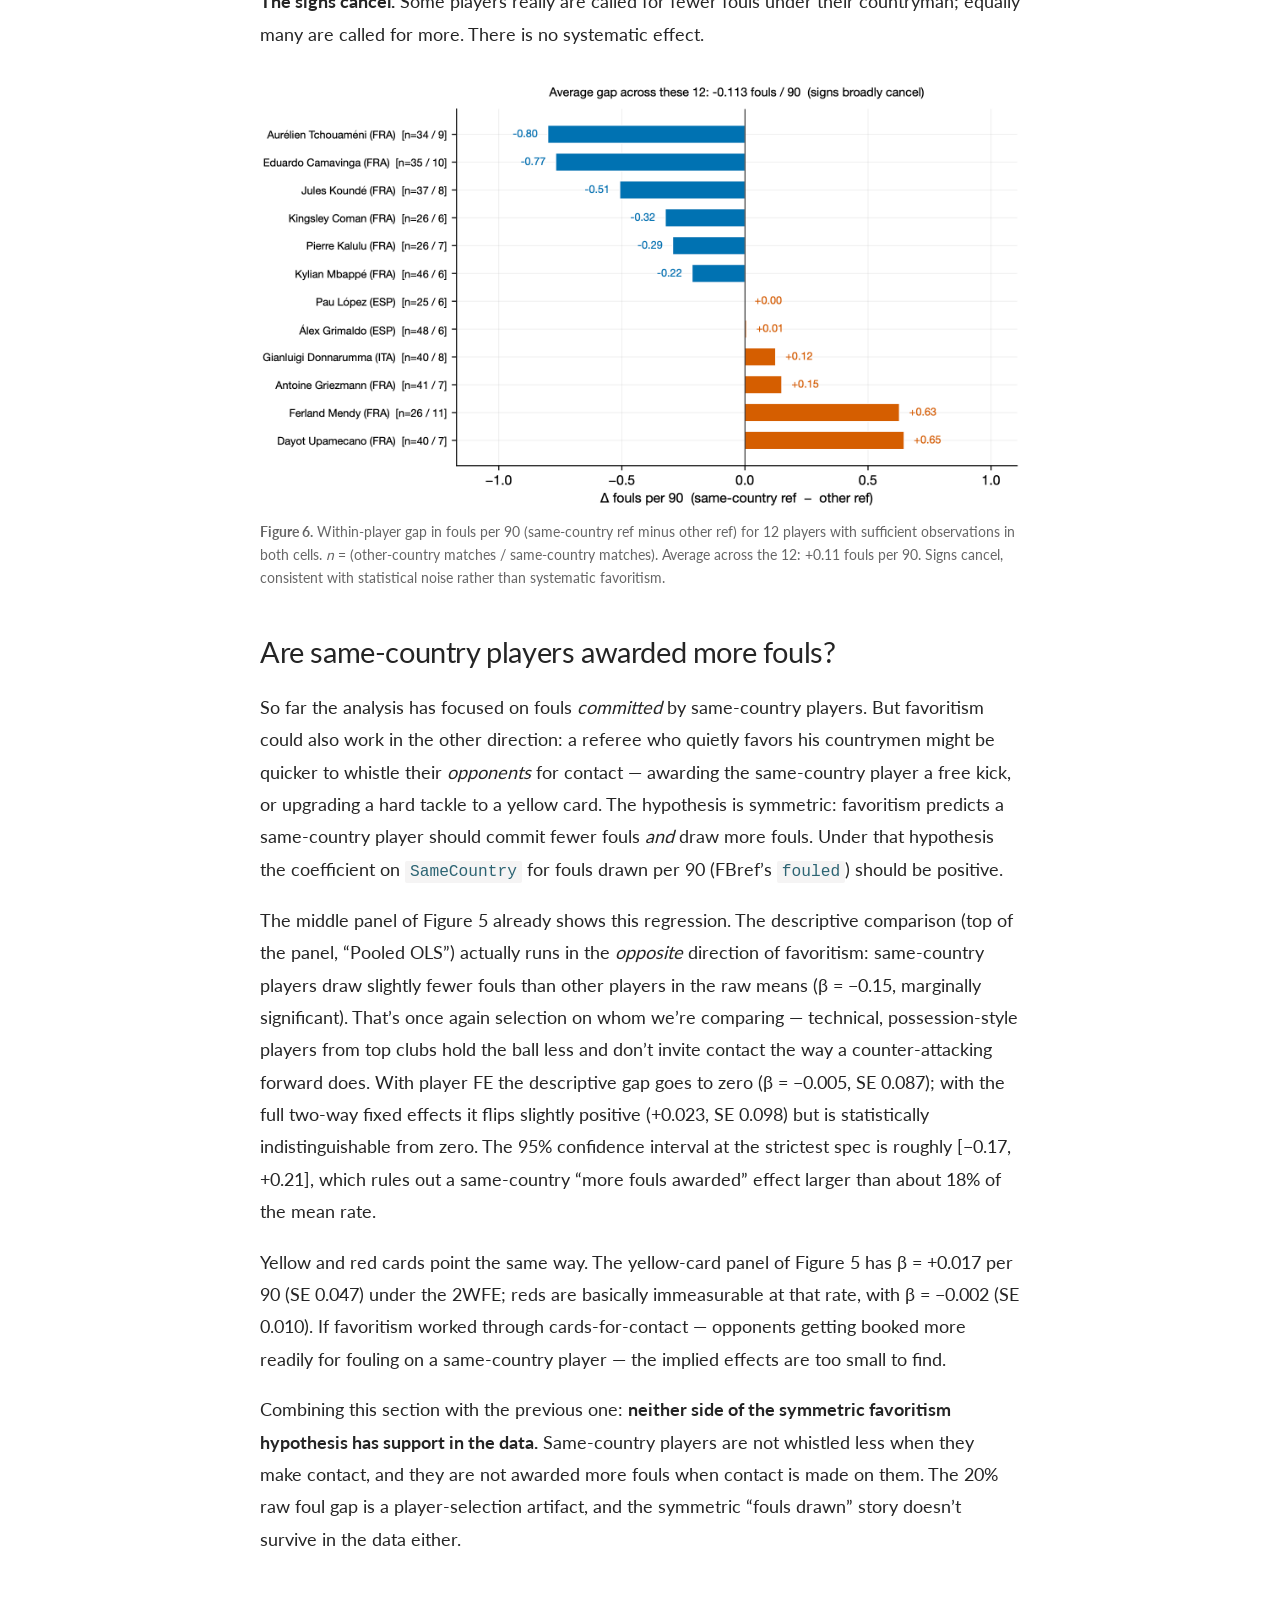
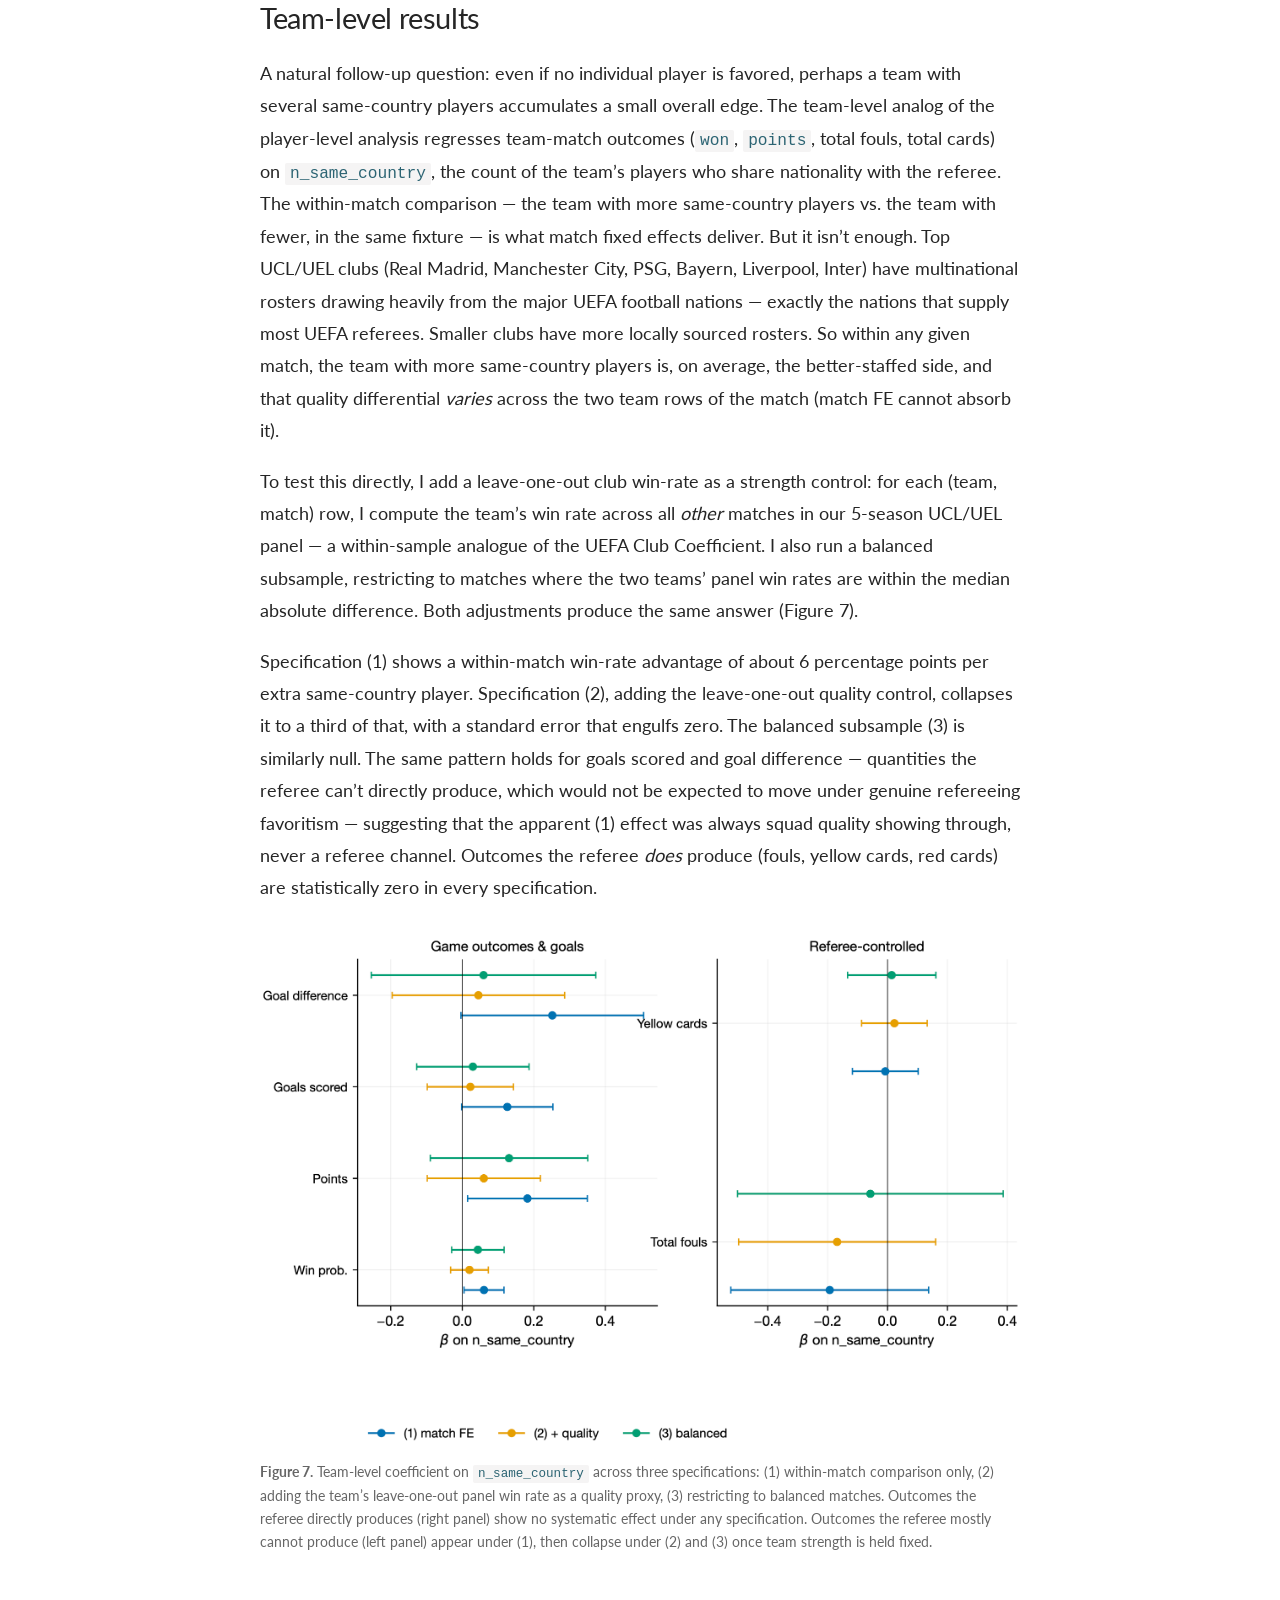
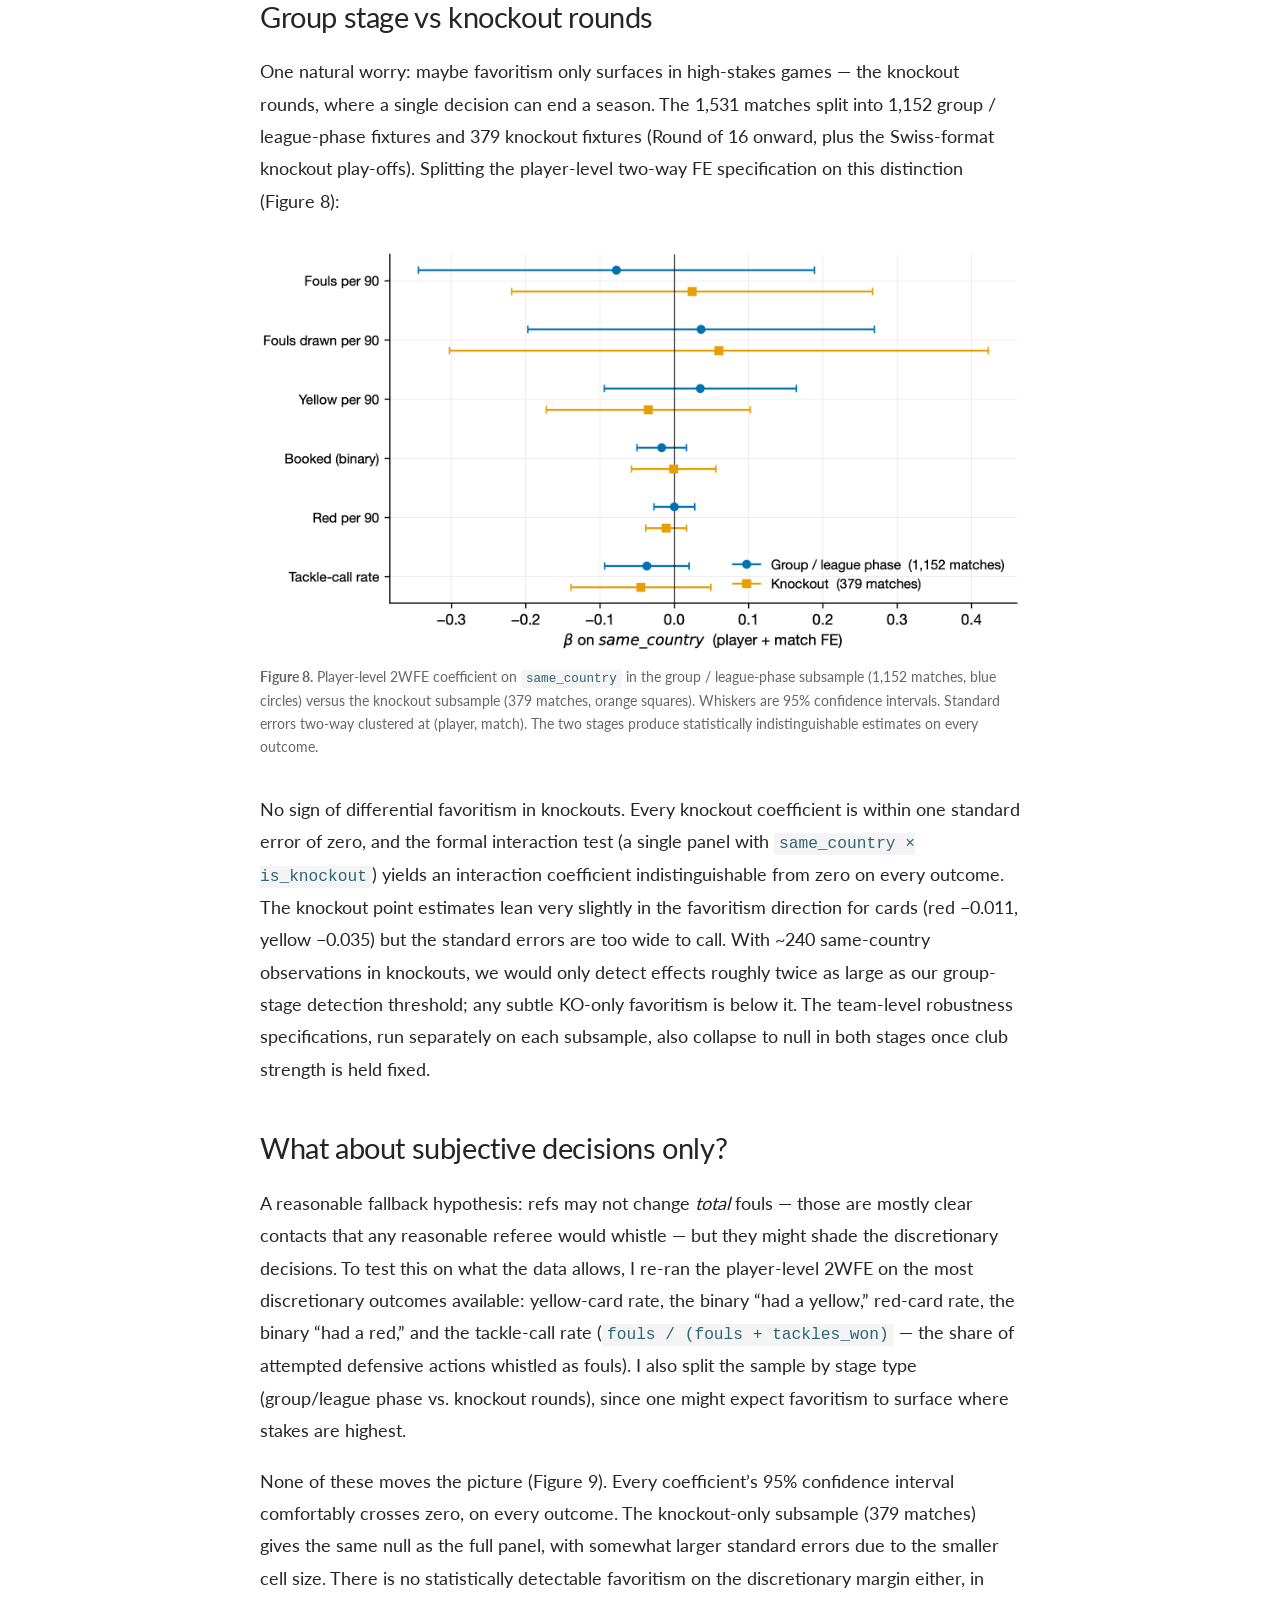
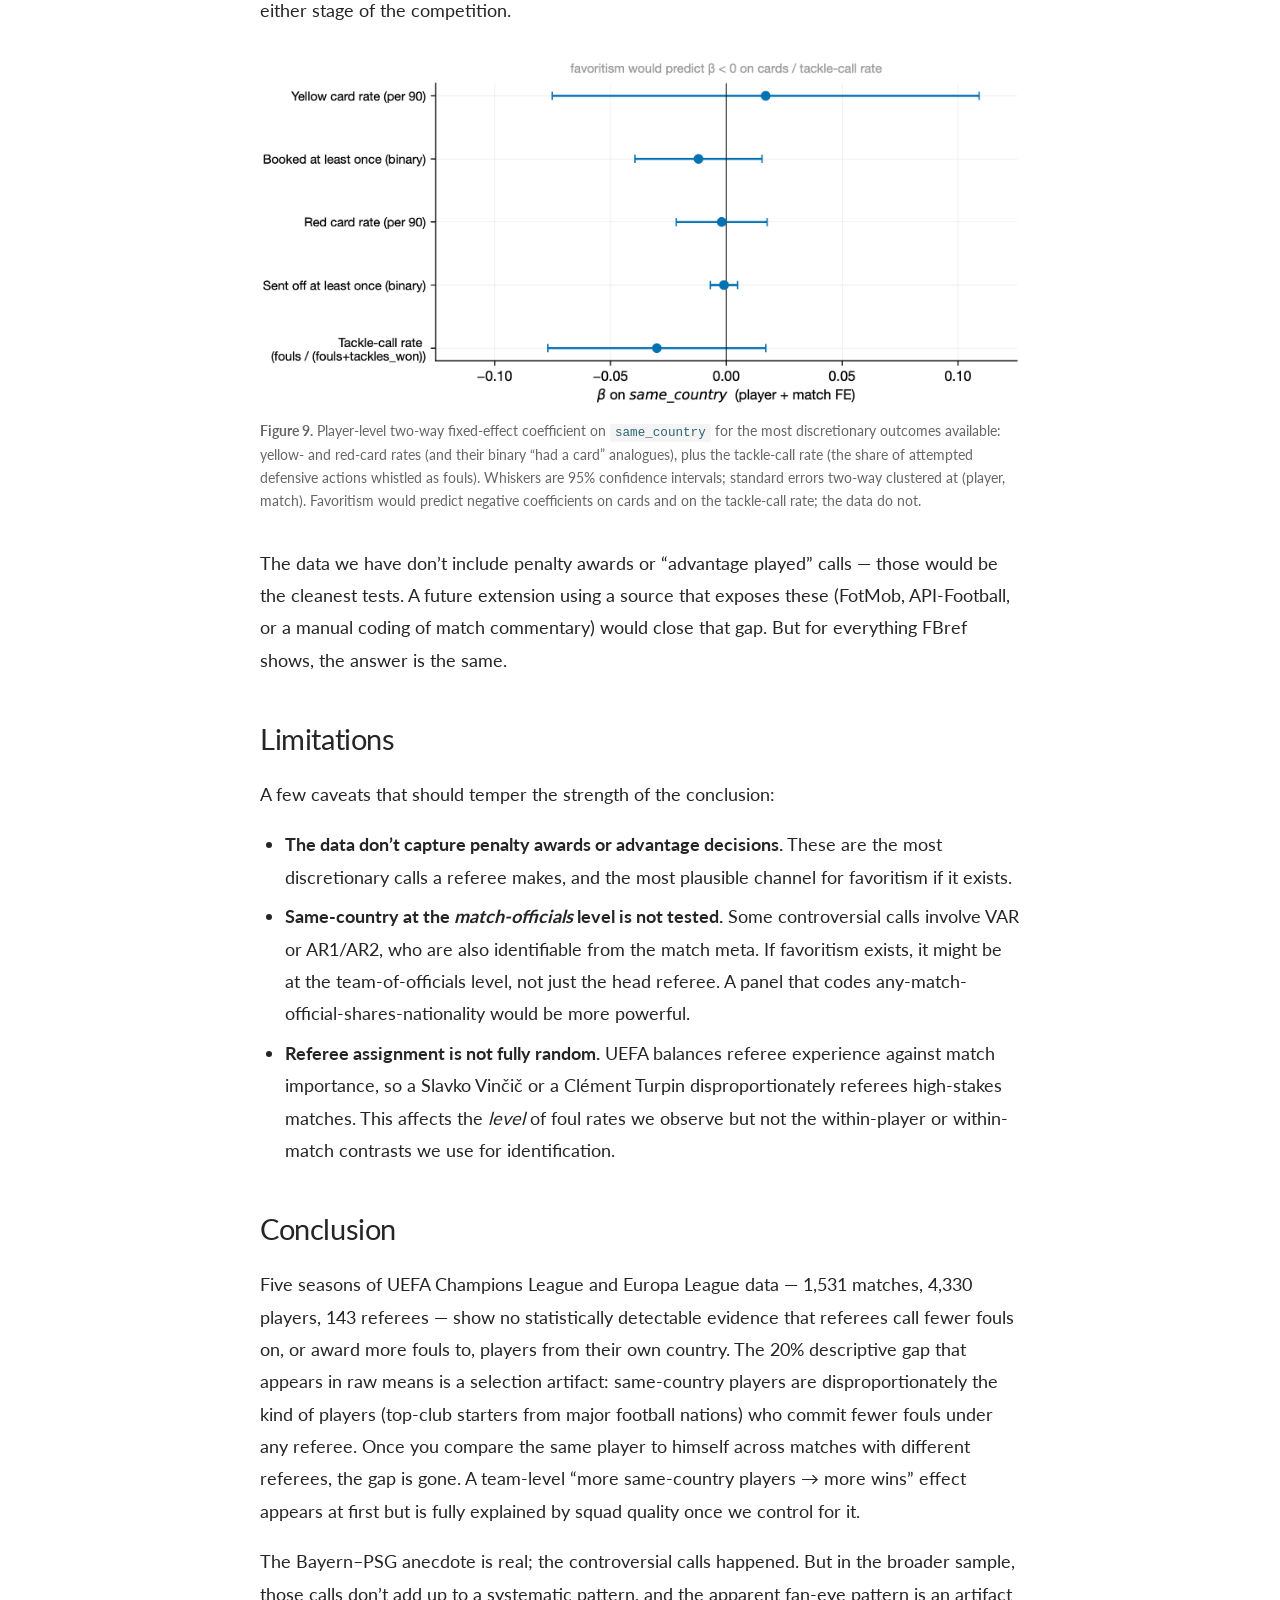
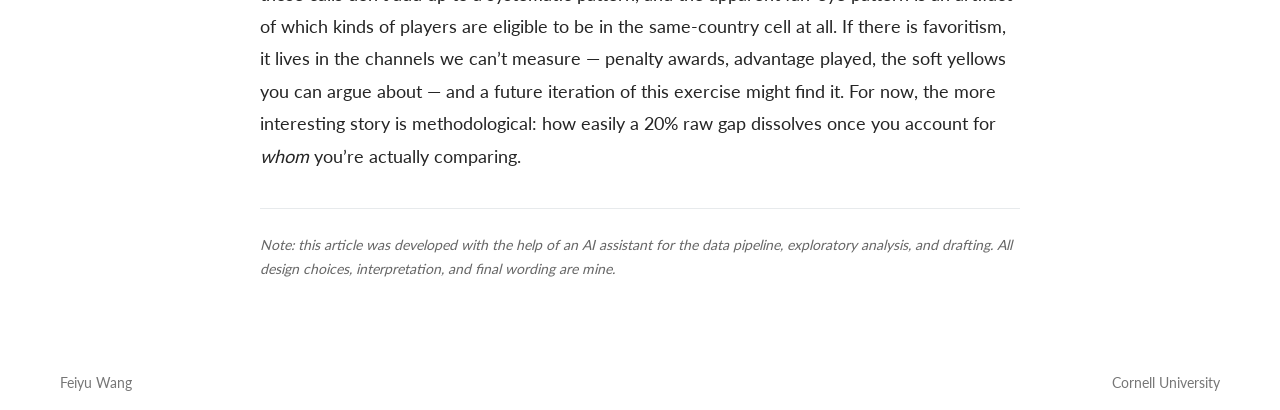
<file: posts/uefa-referee-favoritism/index.html>
<!DOCTYPE html>
<html lang="en">
<head>
    <meta charset="UTF-8">
    <meta name="viewport" content="width=device-width, initial-scale=1.0">
    <title>Do UEFA Referees Favor Players From Their Own Country? &mdash; Feiyu Wang</title>
    <link rel="stylesheet" href="../../css/style.css?v=e193c3ef9960">
</head>
<body>
    <a class="skip-link" href="#main-content">Skip to content</a>
    <header class="site-header">
        <nav class="site-nav" aria-label="Main navigation">
            <a class="site-brand" href="../../index.html">Feiyu Wang</a>
            <ul>
                <li><a href="../../index.html">Home</a></li>
                <li><a href="../../research.html">Research</a></li>
                <li><a href="../../blogs.html" class="active" aria-current="page">Blogs</a></li>
                <li><a href="../../others.html">Others</a></li>
                <li><a href="../../cv.html">CV</a></li>
            </ul>
        </nav>
    </header>
    <main class="post" id="main-content" tabindex="-1">
        <p class="back-link"><a href="../../blogs.html">&larr; Back to Blogs</a></p>

        <h1>Do UEFA Referees Favor Players From Their Own Country? An Econometric Look at Five Seasons of Champions League and Europa League</h1>
        <p class="entry-meta">2026-05-07 &middot; Feiyu Wang<span class="post-views" hidden></span></p>

        <h2>Motivation</h2>

        <p>On May 6, 2026, Bayern Munich and Paris Saint-Germain met in the second leg of their UEFA Champions League semifinal. The match was officiated by <strong>João Pinheiro</strong>, a Portuguese referee. Two contentious calls late in the game went against Bayern, and the players who escaped them &mdash; <strong>Nuno Mendes</strong> and <strong>João Neves</strong> &mdash; were both Portuguese internationals. (PSG also fielded a third Portuguese starter, Vitinha.) The next morning, message boards lit up with the same suspicion fans have raised for decades: <em>did the referee just favor his countrymen?</em></p>

        <p>The question is empirically tractable, and the data needed to answer it are surprisingly available. This essay reports an attempt to answer it with five seasons of UEFA Champions League and UEFA Europa League data. The short version of the answer is <strong>no, on any margin we can measure</strong>. The longer version is more interesting: a naive comparison does suggest favoritism, but the apparent effect dissolves once we account for <em>who</em> the same-country players actually are. The post is partly a result, partly a worked example of why descriptive comparisons can mislead.</p>

        <h2>Data</h2>

        <p>The sample is every completed UCL and UEL match from the 2021-22 season through 2025-26 (panel through 2026-05-07): <strong>1,531 matches</strong>, <strong>143 unique referees</strong> from <strong>44 countries</strong>, and <strong>47,151 player-match records</strong> spanning <strong>4,330 unique players</strong> from <strong>125 countries</strong> (Figure 1). For each match I have the referee&rsquo;s name, both teams&rsquo; rosters, and per-player counts of fouls committed, fouls drawn, yellow cards, red cards, tackles won, interceptions, and minutes played.</p>

        <p>Match data are from FBref (Sports Reference), which exposes a structured per-team summary table inside each match report. Referee nationalities are from Wikidata, supplemented by a hand-curated overrides file for cases Wikidata couldn&rsquo;t disambiguate (mainly UK referees, whose Wikidata entry returns &ldquo;United Kingdom&rdquo; but whose UEFA classification is England, Scotland, Wales, or Northern Ireland; and short-form Spanish names whose Wikidata entry uses the full name). Player nationality is the FIFA-style three-letter code that FBref displays in match reports &mdash; the same code the player&rsquo;s national team would use.</p>

        <figure>
            <img src="fig1_sample.png" alt="Sample composition by season, competition, and stage type">
            <figcaption><strong>Figure 1.</strong> Sample composition by season, competition, and stage type. The 2024-25 expansion reflects UEFA&rsquo;s switch to the 36-team Swiss format.</figcaption>
        </figure>

        <p>The treatment variable for the player-level analysis is <code>same_country</code> &mdash; an indicator equal to 1 when a player&rsquo;s nationality matches the referee&rsquo;s country, and 0 otherwise. In the 47,151 player-matches, 686 (1.5%) are same-country observations.</p>

        <p>A useful caveat about the data-generating process: UEFA&rsquo;s match-officiating department explicitly avoids assigning a referee to a match between clubs from the referee&rsquo;s own country. So for any given match, neither team&rsquo;s home country is the referee&rsquo;s. Same-country <em>players</em> still appear (a Portuguese midfielder for PSG; a French defender for Real Madrid), and that&rsquo;s the variation this study uses.</p>

        <figure>
            <img src="fig_origins.png" alt="Pie charts of player origin countries vs referee countries">
            <figcaption><strong>Figure 2.</strong> Origin-country distribution. <em>Left:</em> share of unique players in the panel (4,322 players from 125 countries). <em>Right:</em> share of unique referees in the panel (143 referees from 44 countries). Same color is used for a country across the two pies, so visually shared countries have a matching slice color.</figcaption>
        </figure>

        <p>The two pies are dominated by the same five countries &mdash; Spain, France, Germany, England, and Portugal &mdash; which together supply about a third of all players and roughly two-fifths of all referees in the panel. But the asymmetry on the edges is what matters for this study. Brazil supplies 5% of the players and <em>zero</em> referees in our 5-season panel; the Netherlands and Belgium each supply 4&ndash;5% of the players but only a handful of referees; conversely, Romania, Ukraine, and Turkey are visible on the referee pie but barely show up in the player pie. Because UCL/UEL referees come overwhelmingly from a smaller subset of countries, <strong>roughly 28% of all player-matches in this panel come from a nationality that never supplied a UEFA referee in 2021&ndash;26</strong> (Brazilian, Argentine, Moroccan, Nigerian, Ivorian, Uruguayan, Senegalese, and US players make up most of this group). For these players the same-country cell is a structural impossibility &mdash; they appear only on the &ldquo;different-country&rdquo; side of the comparison. The set of players who can ever be in the same-country cell is, by construction, dominated by the major UEFA football nations.</p>

        <h2>Descriptive evidence</h2>

        <p>The average UCL/UEL player commits 1.345 fouls per 90 minutes. There is substantial heterogeneity by nationality (Figure 3): Cameroonian players in our sample average 2.86 fouls per 90, while Canadians average 0.91 &mdash; a 3&times; spread that mostly reflects which playing styles dominate which national-team pipelines. Crucially, <strong>the major UEFA football nations cluster near the average</strong>: Spain 1.39, the Netherlands 1.34, England 1.31, Italy 1.30, Portugal 1.27, Germany 1.24, France 1.23. They are neither the most nor the least foul-prone groups in football.</p>

        <figure>
            <img src="fig2_fouls_by_nationality.png" alt="Mean fouls per 90 by nationality">
            <figcaption><strong>Figure 3.</strong> Mean fouls committed per 90 minutes, by player nationality. Restricted to nationalities with &ge;100 player-matches. Three color groups: blue = top-tier UEFA football nations (ESP, FRA, GER, ITA, POR, ENG, NED); orange = other countries that supplied at least one UEFA referee in our 5-season panel; grey = countries whose players can never be in the same-country cell because their country never supplied a UEFA referee.</figcaption>
        </figure>

        <p>Pooling all 47,150 player-matches with positive minutes and splitting on <code>same_country</code>, same-country players commit roughly <strong>20% fewer fouls per 90 minutes</strong> than other players (Figure 4). At first read, that looks like exactly the favoritism pattern fans suspect.</p>

        <figure>
            <img src="fig6_descriptive_gap.png" alt="Naive descriptive gap in fouls per 90">
            <figcaption><strong>Figure 4.</strong> Naive descriptive gap: mean fouls per 90 minutes, players whose nationality matches the referee vs. all other player-matches. Error bars are 95% confidence intervals on the mean.</figcaption>
        </figure>

        <p><strong>But this comparison is contaminated by something obvious in retrospect: it is comparing different sets of players, not the same player under different conditions.</strong> Players who appear in the &ldquo;same-country&rdquo; cell are systematically the players whose nationality is shared by a UEFA-Elite referee &mdash; overwhelmingly Spanish, German, French, Italian, English, Portuguese, and Dutch. Those are also the nationalities most over-represented at top clubs. Top-club starters tend to be technical, possession-style players who commit fewer fouls under any referee. The descriptive gap could be driven entirely by <em>who plays in the same-country matches</em>, not by any change in referee behavior.</p>

        <p>To separate &ldquo;who&rdquo; from &ldquo;what the referee does,&rdquo; we need within-player variation.</p>

        <h2>Identification: a panel fixed-effect specification</h2>

        <p>The natural causal-inference framing here is a panel fixed-effect model. Letting <em>i</em> index players and <em>m</em> index matches:</p>

        <p class="equation">y<sub>i,m</sub> &nbsp;=&nbsp; &alpha;<sub>i</sub> &nbsp;+&nbsp; &gamma;<sub>m</sub> &nbsp;+&nbsp; &beta; &middot; SameCountry<sub>i,m</sub> &nbsp;+&nbsp; &epsilon;<sub>i,m</sub></p>

        <p>The coefficient of interest is <em>&beta;</em>. The two fixed effects absorb the obvious confounds:</p>

        <ul>
            <li><strong>&alpha;<sub>i</sub> (player FE)</strong> absorbs every time-invariant trait of the player &mdash; his typical foul rate, position, age (within-season), club&rsquo;s tactical style, his propensity to slide-tackle, and so on. The remaining variation in <code>SameCountry</code> for player <em>i</em> comes from <em>which referees he draws across his matches</em>: a Spanish midfielder is &ldquo;treated&rdquo; in matches with Spanish referees and &ldquo;untreated&rdquo; otherwise.</li>
            <li><strong>&gamma;<sub>m</sub> (match FE)</strong> absorbs every match-level shock &mdash; the referee&rsquo;s individual leniency, the stage of the competition, the venue, the temperature, both teams&rsquo; identities, anything common to both sides of a single match. Within a match, the same-country variation is across players: in a Spanish-refereed game, three Spanish players are &ldquo;treated&rdquo; and the other 25 or so on the pitch are not.</li>
        </ul>

        <p>Standard errors are two-way clustered at (player, match): match clustering accommodates correlation across players within a chippy game, player clustering accommodates correlation in a player&rsquo;s behavior across his own matches. The treatment status varies match-by-match for each player &mdash; we identify <em>&beta;</em> from the same player&rsquo;s switching between matches with same-country and other-country referees, and from the within-match contrast between same-country and other players in the same fixture. A separate &ldquo;control group&rdquo; of matches with no same-country players would be a poor control because <em>those matches involve different clubs</em>: smaller clubs with less internationally diverse rosters, in fixtures with systematically different team strength. The within-player comparison sidesteps this entirely.</p>

        <h2>Player-level results</h2>

        <p>Figure 5 reports <em>&beta;</em> on <code>SameCountry</code> for three outcomes &mdash; fouls per 90, fouls drawn per 90, yellow cards per 90 &mdash; across four progressively tighter specifications.</p>

        <figure>
            <img src="fig3_fe_ladder.png" alt="Player-level coefficient across specifications">
            <figcaption><strong>Figure 5.</strong> Player-level coefficient on <code>same_country</code> across specifications. Error bars are 95% confidence intervals; standard errors two-way clustered at (player, match).</figcaption>
        </figure>

        <p>The pattern is clean. The pooled OLS recovers the descriptive 20% gap on fouls (&beta; = &minus;0.27, p &lt; 0.01). Adding match fixed effects barely changes it (&beta; = &minus;0.22, still significant). Adding <strong>player fixed effects</strong> alone collapses the coefficient to &minus;0.05 with a standard error of 0.09 &mdash; statistically indistinguishable from zero. The full two-way fixed-effect specification gives &beta; = &minus;0.020 (SE = 0.094); the 95% confidence interval [&minus;0.20, +0.16] excludes any effect larger than &plusmn;15% of the mean foul rate.</p>

        <p>The same pattern holds for fouls drawn (any benefit-of-the-doubt on contact in the player&rsquo;s favor) and for yellow cards: the descriptive gap collapses entirely once player FE are introduced. <strong>The 20% gap is selection on which players appear in the same-country cell, not refereeing.</strong></p>

        <p>Figure 6 illustrates the within-player decomposition concretely. For each of 12 players who have at least three same-country matches and at least five other-country matches in the panel, the bar shows the difference between his average fouls per 90 in same-country matches and his average elsewhere. Six players show &ldquo;favoritism direction&rdquo; (Tchouam&eacute;ni &minus;0.80, Camavinga &minus;0.77, Kound&eacute; &minus;0.51, &hellip;); six show the <em>opposite</em> (Donnarumma +0.12, Griezmann +0.15, Mendy +0.63, Upamecano +0.65). The average gap across these 12 players is +0.11 &mdash; essentially zero. <strong>The signs cancel.</strong> Some players really are called for fewer fouls under their countryman; equally many are called for more. There is no systematic effect.</p>

        <figure>
            <img src="fig4_switcher.png" alt="Within-player gap in fouls per 90 for 12 players">
            <figcaption><strong>Figure 6.</strong> Within-player gap in fouls per 90 (same-country ref minus other ref) for 12 players with sufficient observations in both cells. <em>n</em> = (other-country matches / same-country matches). Average across the 12: +0.11 fouls per 90. Signs cancel, consistent with statistical noise rather than systematic favoritism.</figcaption>
        </figure>

        <h2>Are same-country players awarded more fouls?</h2>

        <p>So far the analysis has focused on fouls <em>committed</em> by same-country players. But favoritism could also work in the other direction: a referee who quietly favors his countrymen might be quicker to whistle their <em>opponents</em> for contact &mdash; awarding the same-country player a free kick, or upgrading a hard tackle to a yellow card. The hypothesis is symmetric: favoritism predicts a same-country player should commit fewer fouls <em>and</em> draw more fouls. Under that hypothesis the coefficient on <code>SameCountry</code> for fouls drawn per 90 (FBref&rsquo;s <code>fouled</code>) should be positive.</p>

        <p>The middle panel of Figure 5 already shows this regression. The descriptive comparison (top of the panel, &ldquo;Pooled OLS&rdquo;) actually runs in the <em>opposite</em> direction of favoritism: same-country players draw slightly fewer fouls than other players in the raw means (&beta; = &minus;0.15, marginally significant). That&rsquo;s once again selection on whom we&rsquo;re comparing &mdash; technical, possession-style players from top clubs hold the ball less and don&rsquo;t invite contact the way a counter-attacking forward does. With player FE the descriptive gap goes to zero (&beta; = &minus;0.005, SE 0.087); with the full two-way fixed effects it flips slightly positive (+0.023, SE 0.098) but is statistically indistinguishable from zero. The 95% confidence interval at the strictest spec is roughly [&minus;0.17, +0.21], which rules out a same-country &ldquo;more fouls awarded&rdquo; effect larger than about 18% of the mean rate.</p>

        <p>Yellow and red cards point the same way. The yellow-card panel of Figure 5 has &beta; = +0.017 per 90 (SE 0.047) under the 2WFE; reds are basically immeasurable at that rate, with &beta; = &minus;0.002 (SE 0.010). If favoritism worked through cards-for-contact &mdash; opponents getting booked more readily for fouling on a same-country player &mdash; the implied effects are too small to find.</p>

        <p>Combining this section with the previous one: <strong>neither side of the symmetric favoritism hypothesis has support in the data.</strong> Same-country players are not whistled less when they make contact, and they are not awarded more fouls when contact is made on them. The 20% raw foul gap is a player-selection artifact, and the symmetric &ldquo;fouls drawn&rdquo; story doesn&rsquo;t survive in the data either.</p>

        <h2>Team-level results</h2>

        <p>A natural follow-up question: even if no individual player is favored, perhaps a team with several same-country players accumulates a small overall edge. The team-level analog of the player-level analysis regresses team-match outcomes (<code>won</code>, <code>points</code>, total fouls, total cards) on <code>n_same_country</code>, the count of the team&rsquo;s players who share nationality with the referee. The within-match comparison &mdash; the team with more same-country players vs. the team with fewer, in the same fixture &mdash; is what match fixed effects deliver. But it isn&rsquo;t enough. Top UCL/UEL clubs (Real Madrid, Manchester City, PSG, Bayern, Liverpool, Inter) have multinational rosters drawing heavily from the major UEFA football nations &mdash; exactly the nations that supply most UEFA referees. Smaller clubs have more locally sourced rosters. So within any given match, the team with more same-country players is, on average, the better-staffed side, and that quality differential <em>varies</em> across the two team rows of the match (match FE cannot absorb it).</p>

        <p>To test this directly, I add a leave-one-out club win-rate as a strength control: for each (team, match) row, I compute the team&rsquo;s win rate across all <em>other</em> matches in our 5-season UCL/UEL panel &mdash; a within-sample analogue of the UEFA Club Coefficient. I also run a balanced subsample, restricting to matches where the two teams&rsquo; panel win rates are within the median absolute difference. Both adjustments produce the same answer (Figure 7).</p>

        <p>Specification (1) shows a within-match win-rate advantage of about 6 percentage points per extra same-country player. Specification (2), adding the leave-one-out quality control, collapses it to a third of that, with a standard error that engulfs zero. The balanced subsample (3) is similarly null. The same pattern holds for goals scored and goal difference &mdash; quantities the referee can&rsquo;t directly produce, which would not be expected to move under genuine refereeing favoritism &mdash; suggesting that the apparent (1) effect was always squad quality showing through, never a referee channel. Outcomes the referee <em>does</em> produce (fouls, yellow cards, red cards) are statistically zero in every specification.</p>

        <figure>
            <img src="fig5_team_robustness.png" alt="Team-level coefficient across specifications">
            <figcaption><strong>Figure 7.</strong> Team-level coefficient on <code>n_same_country</code> across three specifications: (1) within-match comparison only, (2) adding the team&rsquo;s leave-one-out panel win rate as a quality proxy, (3) restricting to balanced matches. Outcomes the referee directly produces (right panel) show no systematic effect under any specification. Outcomes the referee mostly cannot produce (left panel) appear under (1), then collapse under (2) and (3) once team strength is held fixed.</figcaption>
        </figure>

        <h2>Group stage vs knockout rounds</h2>

        <p>One natural worry: maybe favoritism only surfaces in high-stakes games &mdash; the knockout rounds, where a single decision can end a season. The 1,531 matches split into 1,152 group / league-phase fixtures and 379 knockout fixtures (Round of 16 onward, plus the Swiss-format knockout play-offs). Splitting the player-level two-way FE specification on this distinction (Figure 8):</p>

        <figure>
            <img src="fig_by_stage.png" alt="Player-level β coefficients in group/league phase vs knockout subsamples">
            <figcaption><strong>Figure 8.</strong> Player-level 2WFE coefficient on <code>same_country</code> in the group / league-phase subsample (1,152 matches, blue circles) versus the knockout subsample (379 matches, orange squares). Whiskers are 95% confidence intervals. Standard errors two-way clustered at (player, match). The two stages produce statistically indistinguishable estimates on every outcome.</figcaption>
        </figure>

        <p>No sign of differential favoritism in knockouts. Every knockout coefficient is within one standard error of zero, and the formal interaction test (a single panel with <code>same_country &times; is_knockout</code>) yields an interaction coefficient indistinguishable from zero on every outcome. The knockout point estimates lean very slightly in the favoritism direction for cards (red &minus;0.011, yellow &minus;0.035) but the standard errors are too wide to call. With ~240 same-country observations in knockouts, we would only detect effects roughly twice as large as our group-stage detection threshold; any subtle KO-only favoritism is below it. The team-level robustness specifications, run separately on each subsample, also collapse to null in both stages once club strength is held fixed.</p>

        <h2>What about subjective decisions only?</h2>

        <p>A reasonable fallback hypothesis: refs may not change <em>total</em> fouls &mdash; those are mostly clear contacts that any reasonable referee would whistle &mdash; but they might shade the discretionary decisions. To test this on what the data allows, I re-ran the player-level 2WFE on the most discretionary outcomes available: yellow-card rate, the binary &ldquo;had a yellow,&rdquo; red-card rate, the binary &ldquo;had a red,&rdquo; and the tackle-call rate (<code>fouls / (fouls + tackles_won)</code> &mdash; the share of attempted defensive actions whistled as fouls). I also split the sample by stage type (group/league phase vs. knockout rounds), since one might expect favoritism to surface where stakes are highest.</p>

        <p>None of these moves the picture (Figure 9). Every coefficient&rsquo;s 95% confidence interval comfortably crosses zero, on every outcome. The knockout-only subsample (379 matches) gives the same null as the full panel, with somewhat larger standard errors due to the smaller cell size. There is no statistically detectable favoritism on the discretionary margin either, in either stage of the competition.</p>

        <figure>
            <img src="fig_subjective.png" alt="Player-level β coefficients on discretionary outcomes">
            <figcaption><strong>Figure 9.</strong> Player-level two-way fixed-effect coefficient on <code>same_country</code> for the most discretionary outcomes available: yellow- and red-card rates (and their binary &ldquo;had a card&rdquo; analogues), plus the tackle-call rate (the share of attempted defensive actions whistled as fouls). Whiskers are 95% confidence intervals; standard errors two-way clustered at (player, match). Favoritism would predict negative coefficients on cards and on the tackle-call rate; the data do not.</figcaption>
        </figure>

        <p>The data we have don&rsquo;t include penalty awards or &ldquo;advantage played&rdquo; calls &mdash; those would be the cleanest tests. A future extension using a source that exposes these (FotMob, API-Football, or a manual coding of match commentary) would close that gap. But for everything FBref shows, the answer is the same.</p>

        <h2>Limitations</h2>

        <p>A few caveats that should temper the strength of the conclusion:</p>

        <ul>
            <li><strong>The data don&rsquo;t capture penalty awards or advantage decisions.</strong> These are the most discretionary calls a referee makes, and the most plausible channel for favoritism if it exists.</li>
            <li><strong>Same-country at the <em>match-officials</em> level is not tested.</strong> Some controversial calls involve VAR or AR1/AR2, who are also identifiable from the match meta. If favoritism exists, it might be at the team-of-officials level, not just the head referee. A panel that codes any-match-official-shares-nationality would be more powerful.</li>
            <li><strong>Referee assignment is not fully random.</strong> UEFA balances referee experience against match importance, so a Slavko Vin&ccaron;i&ccaron; or a Cl&eacute;ment Turpin disproportionately referees high-stakes matches. This affects the <em>level</em> of foul rates we observe but not the within-player or within-match contrasts we use for identification.</li>
        </ul>

        <h2>Conclusion</h2>

        <p>Five seasons of UEFA Champions League and Europa League data &mdash; 1,531 matches, 4,330 players, 143 referees &mdash; show no statistically detectable evidence that referees call fewer fouls on, or award more fouls to, players from their own country. The 20% descriptive gap that appears in raw means is a selection artifact: same-country players are disproportionately the kind of players (top-club starters from major football nations) who commit fewer fouls under any referee. Once you compare the same player to himself across matches with different referees, the gap is gone. A team-level &ldquo;more same-country players &rarr; more wins&rdquo; effect appears at first but is fully explained by squad quality once we control for it.</p>

        <p>The Bayern&ndash;PSG anecdote is real; the controversial calls happened. But in the broader sample, those calls don&rsquo;t add up to a systematic pattern, and the apparent fan-eye pattern is an artifact of which kinds of players are eligible to be in the same-country cell at all. If there is favoritism, it lives in the channels we can&rsquo;t measure &mdash; penalty awards, advantage played, the soft yellows you can argue about &mdash; and a future iteration of this exercise might find it. For now, the more interesting story is methodological: how easily a 20% raw gap dissolves once you account for <em>whom</em> you&rsquo;re actually comparing.</p>

        <hr>

        <p class="footer-meta"><em>Note: this article was developed with the help of an AI assistant for the data pipeline, exploratory analysis, and drafting. All design choices, interpretation, and final wording are mine.</em></p>

    </main>
    <footer class="site-footer">
        <a href="../../index.html">Feiyu Wang</a>
        <span>Cornell University</span>
    </footer>
    <script src="../../js/script.js?v=7adf138d7b8d" defer></script>
</body>
</html>
</file>
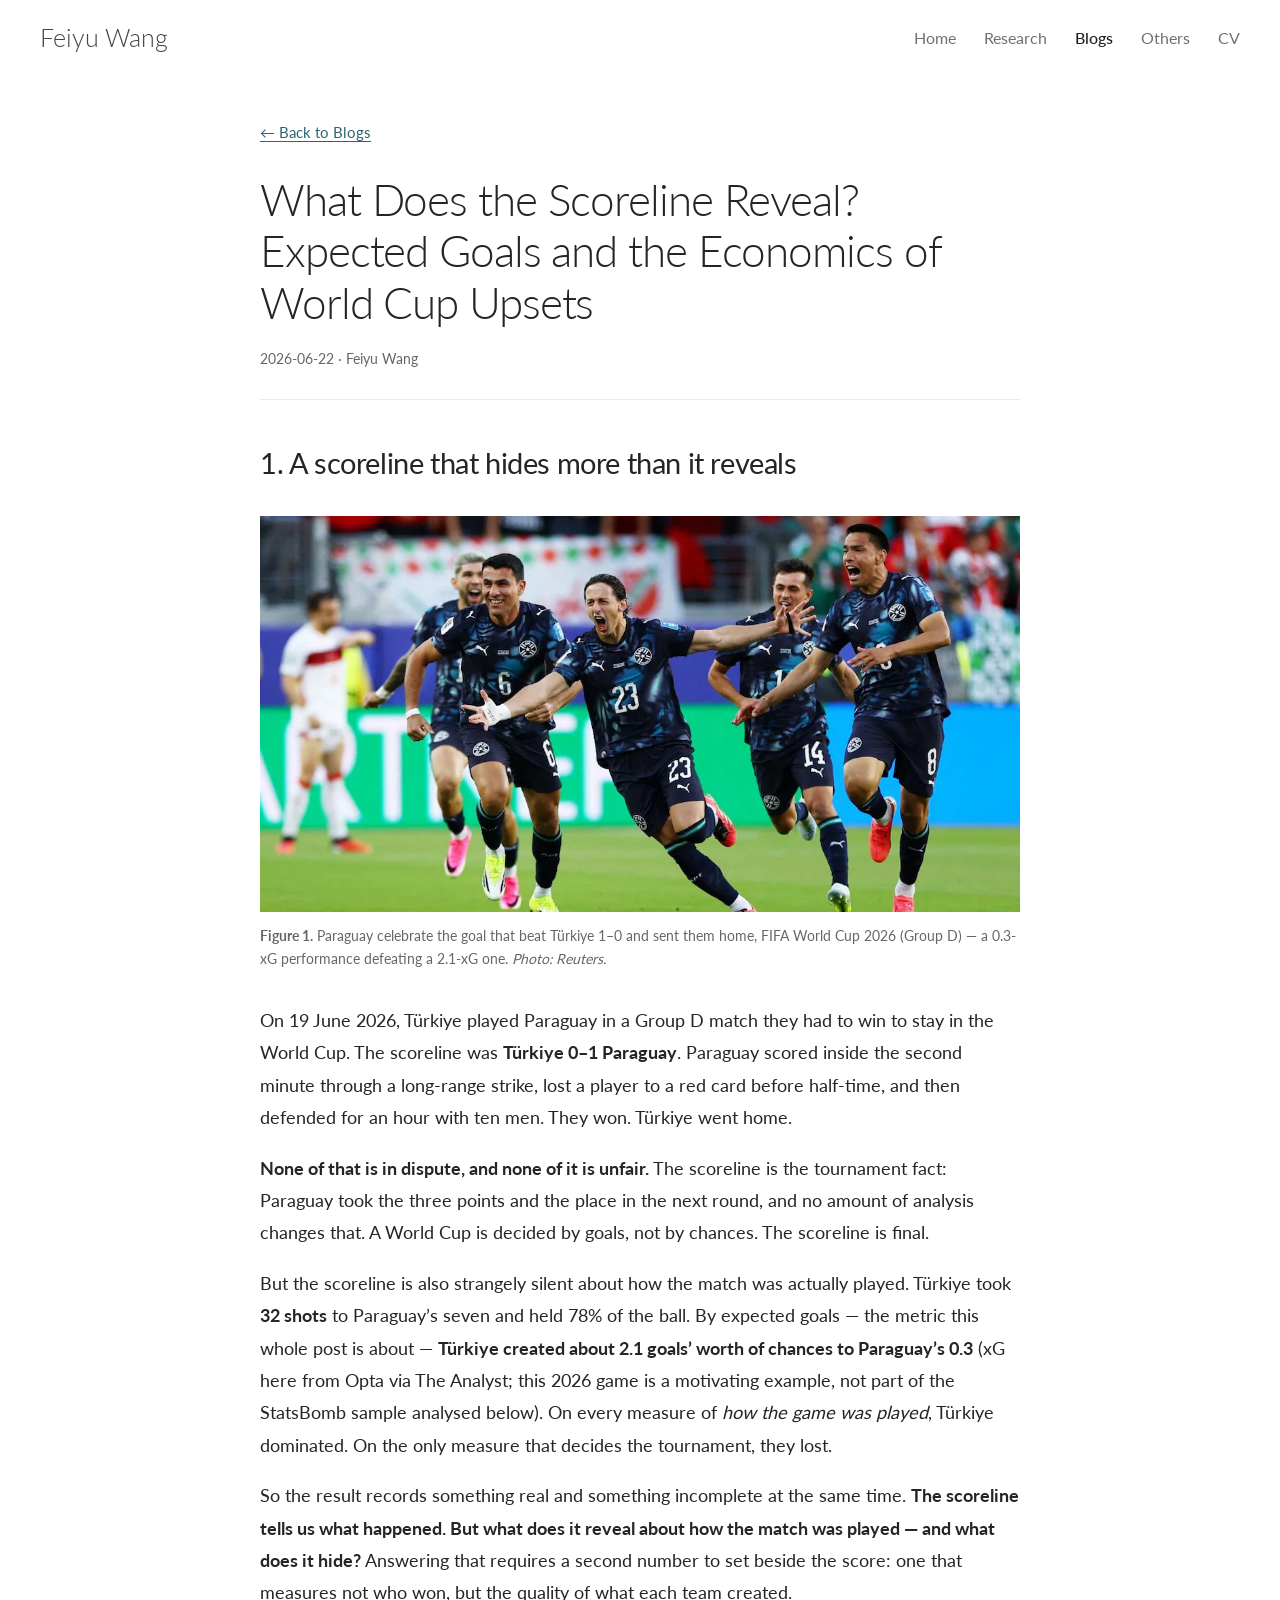
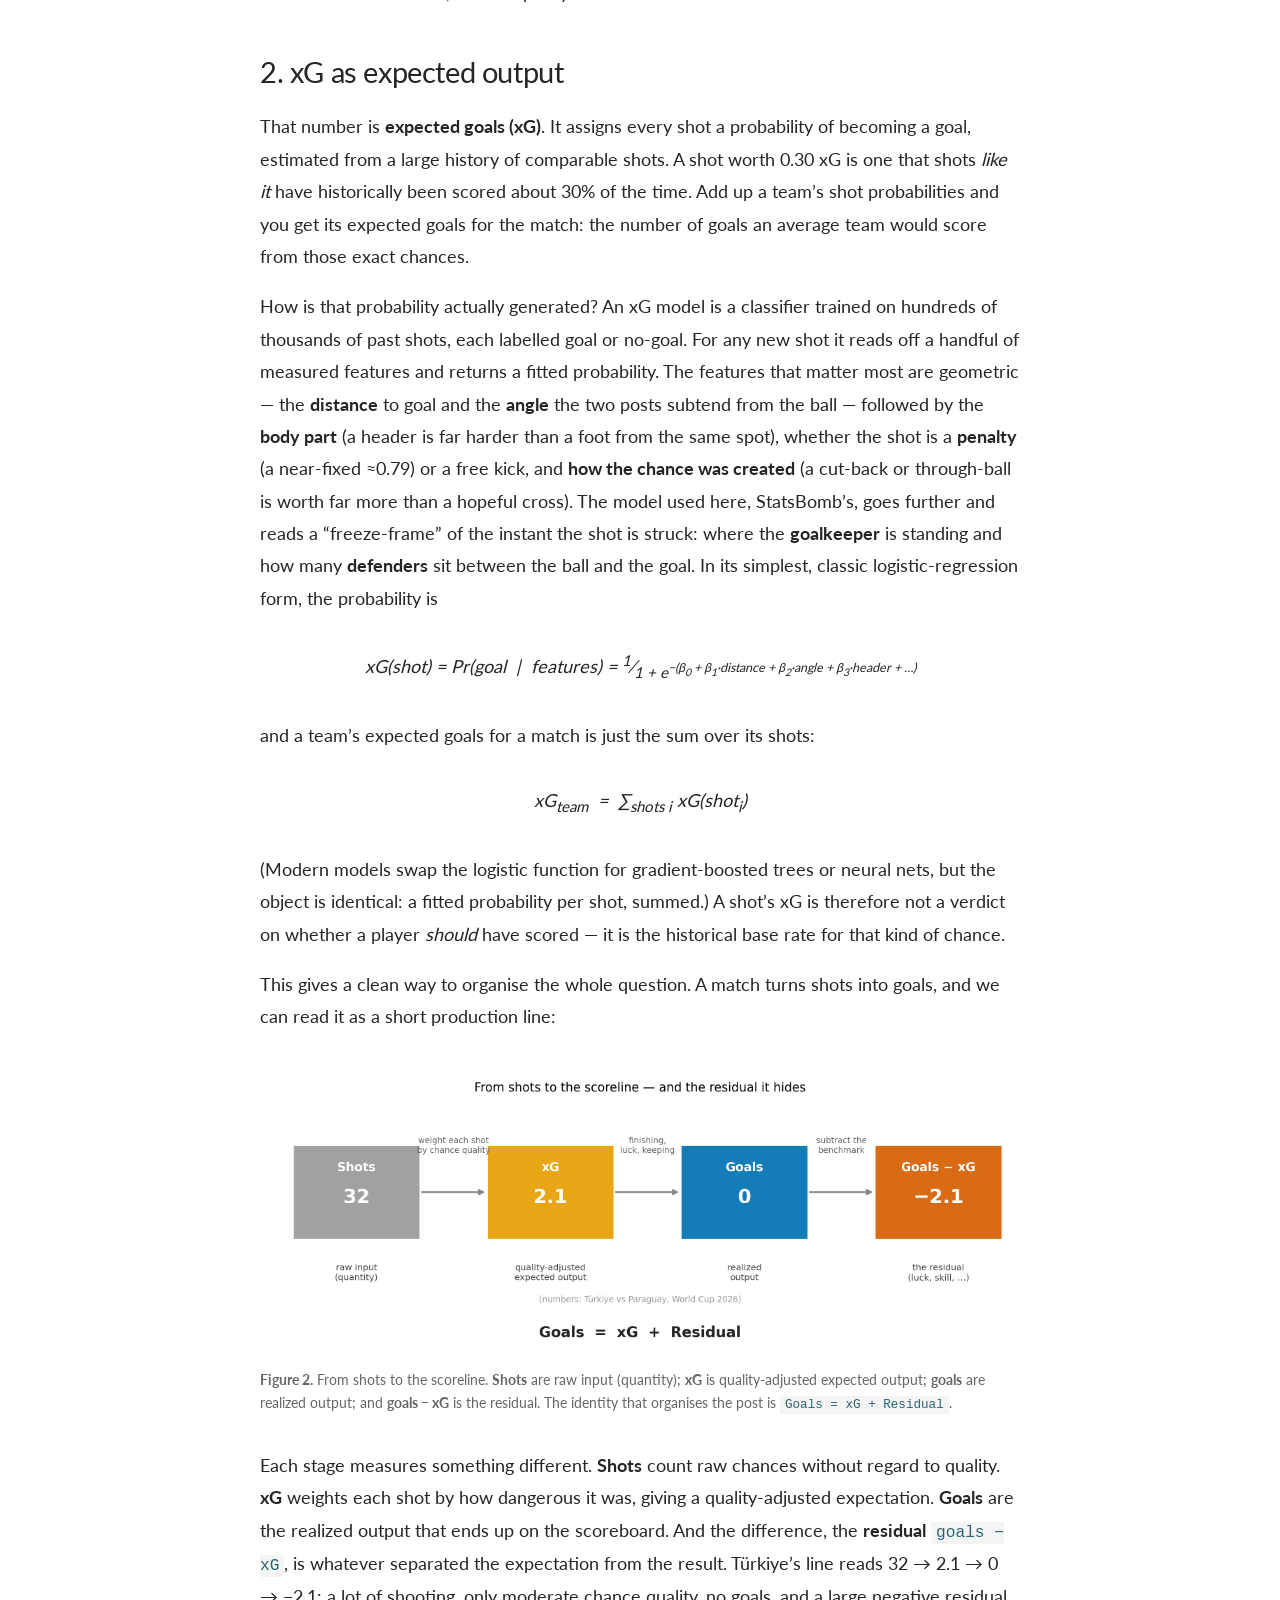
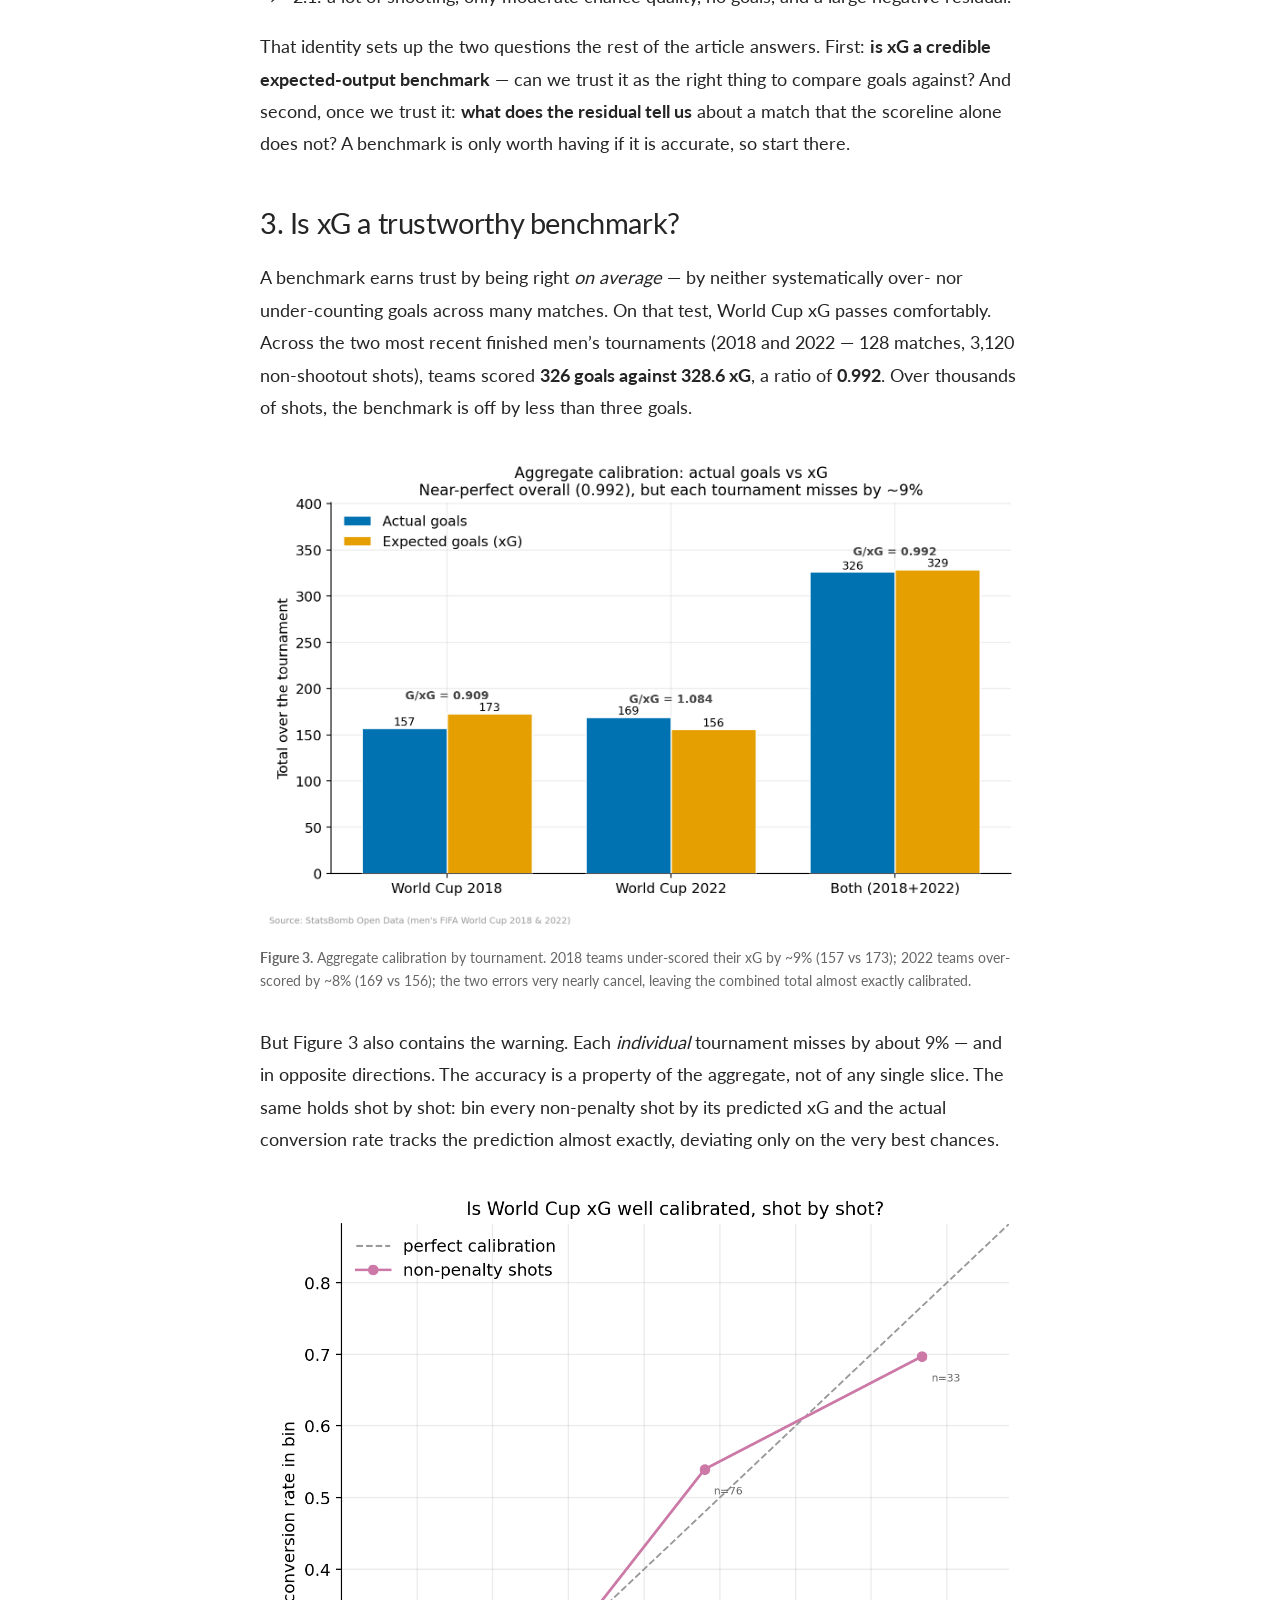
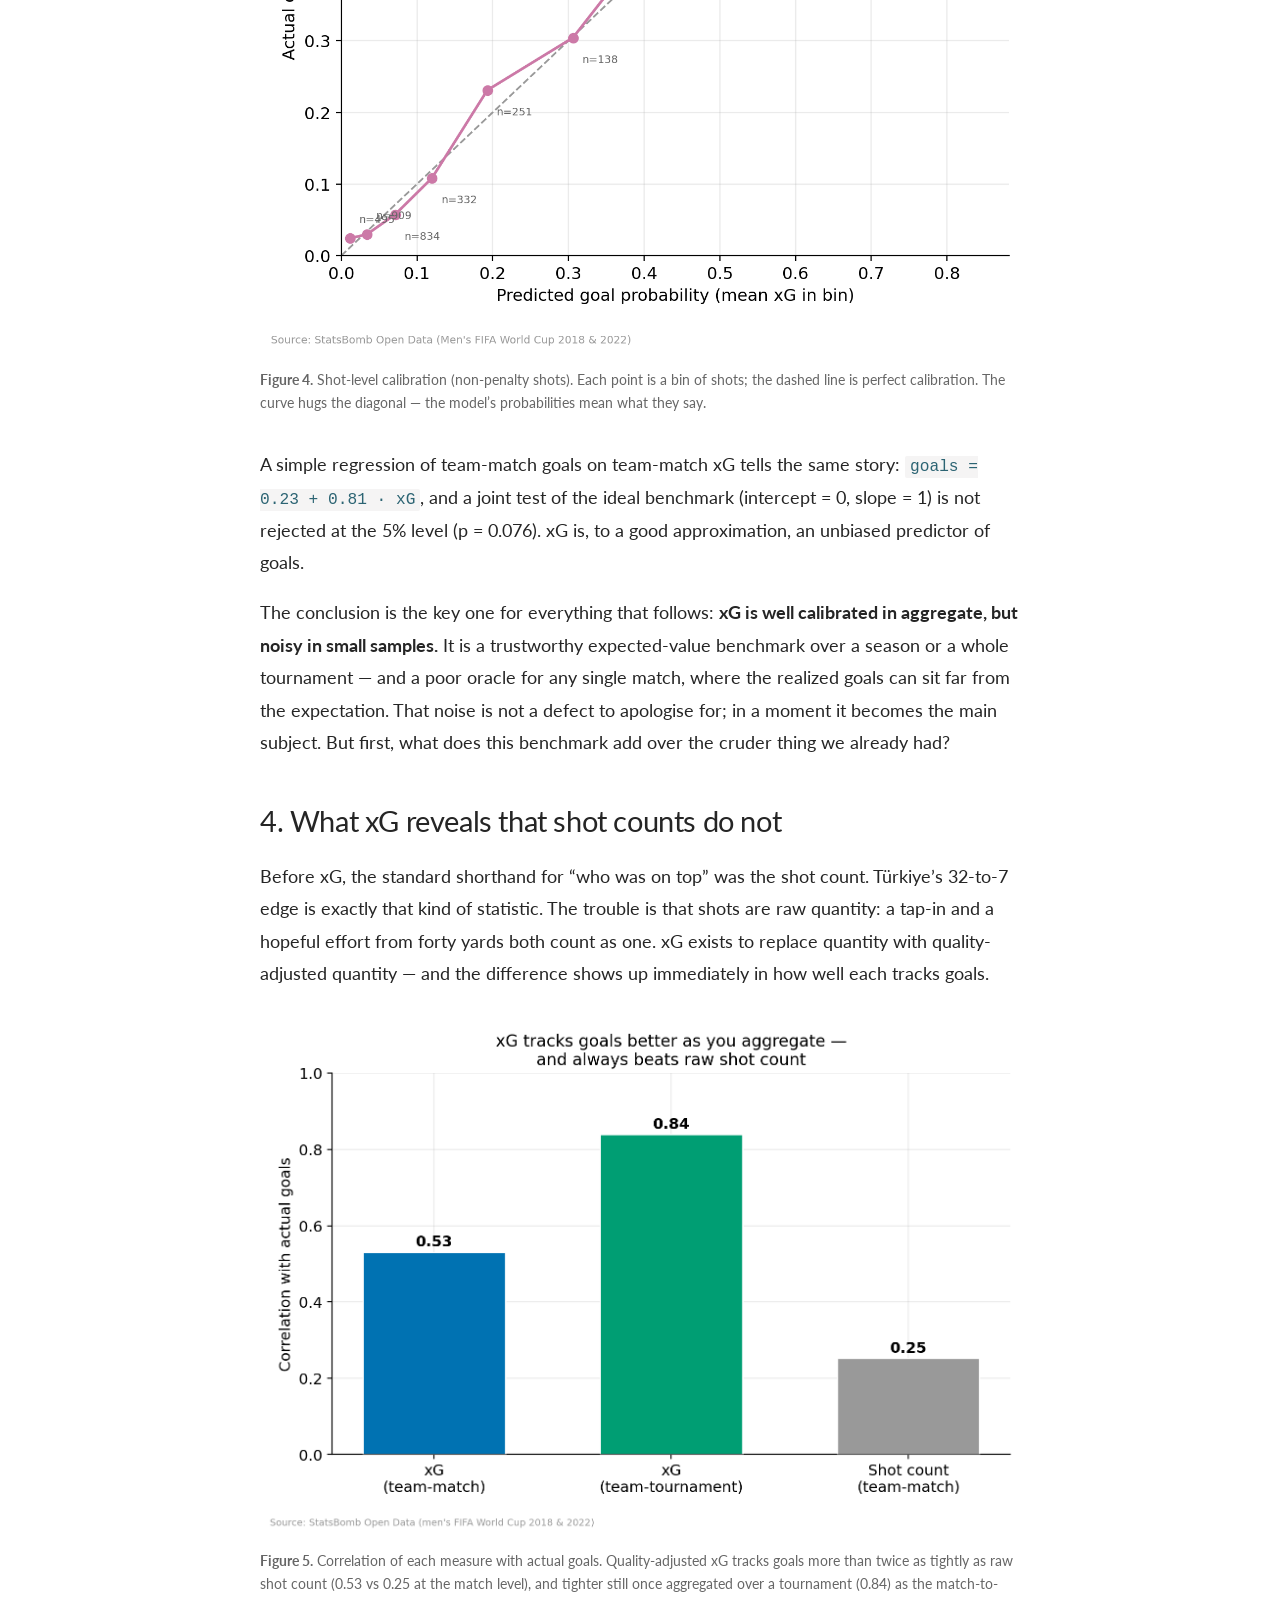
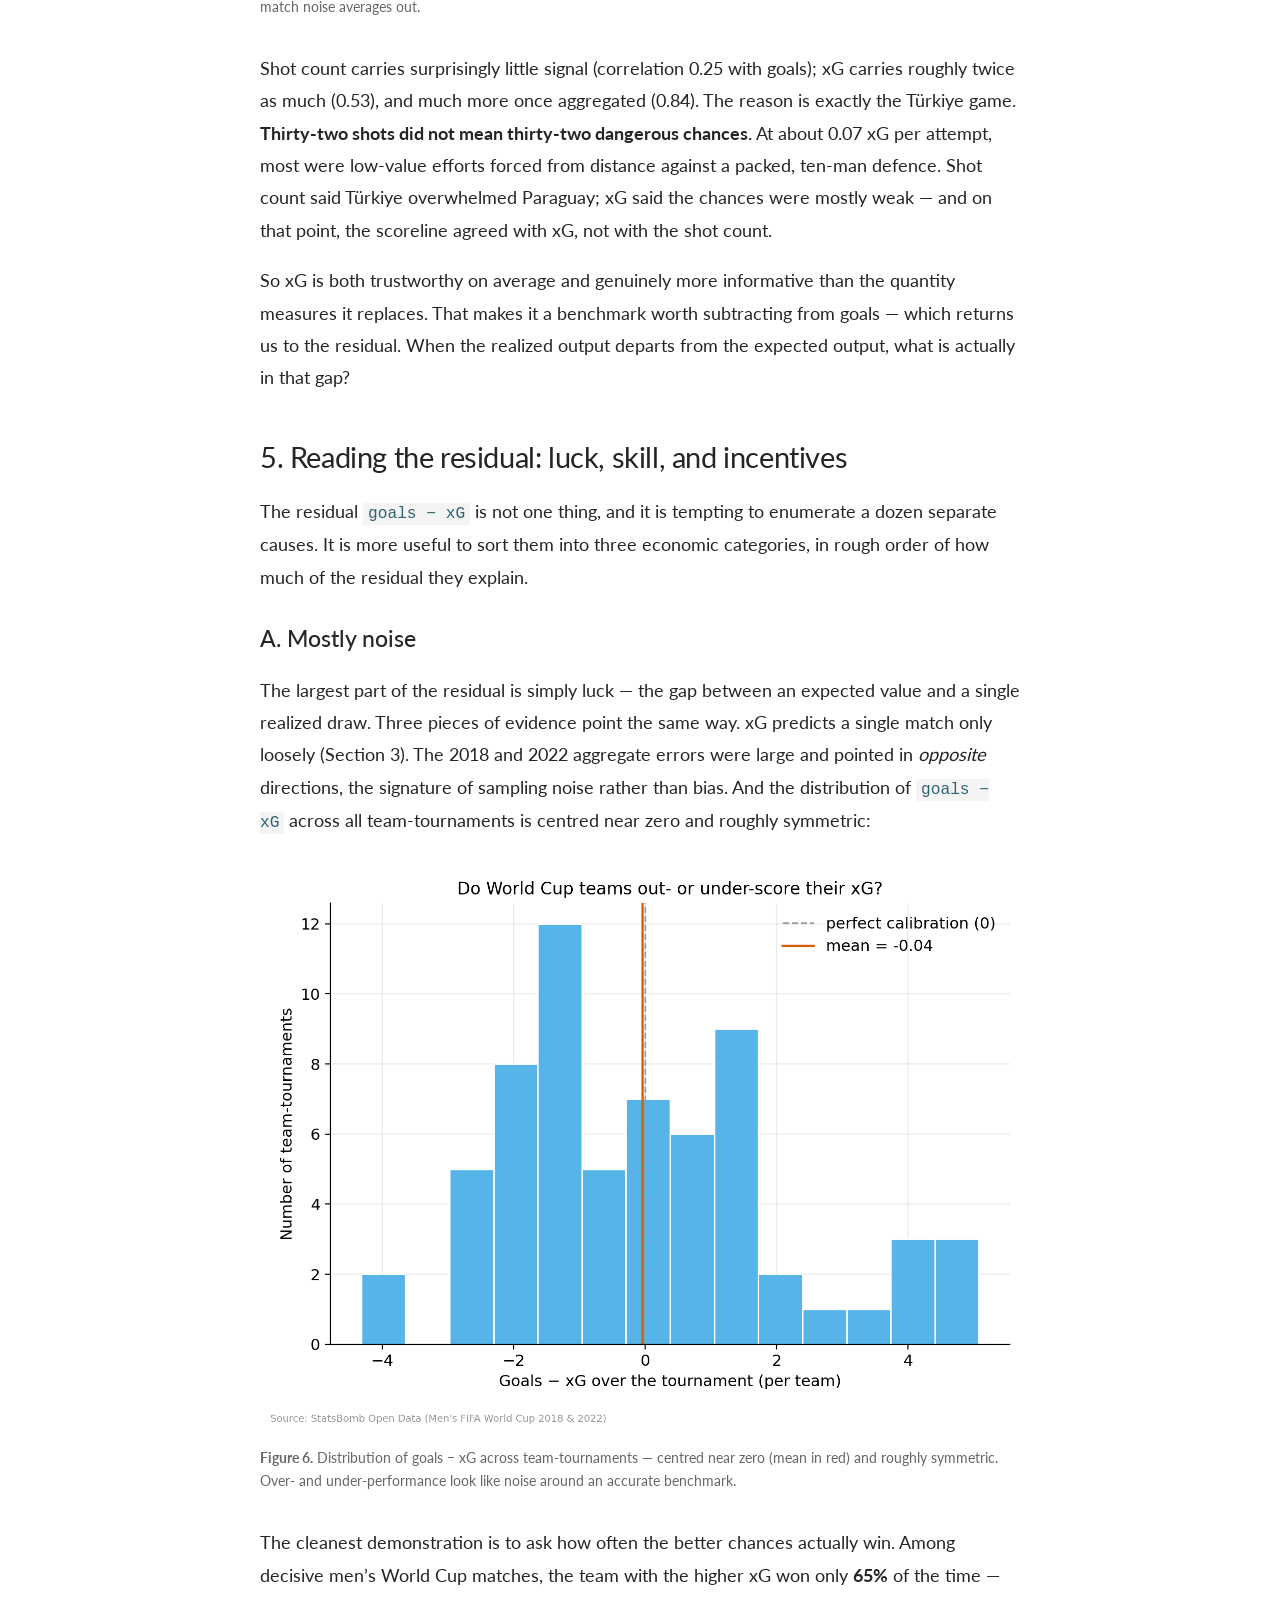
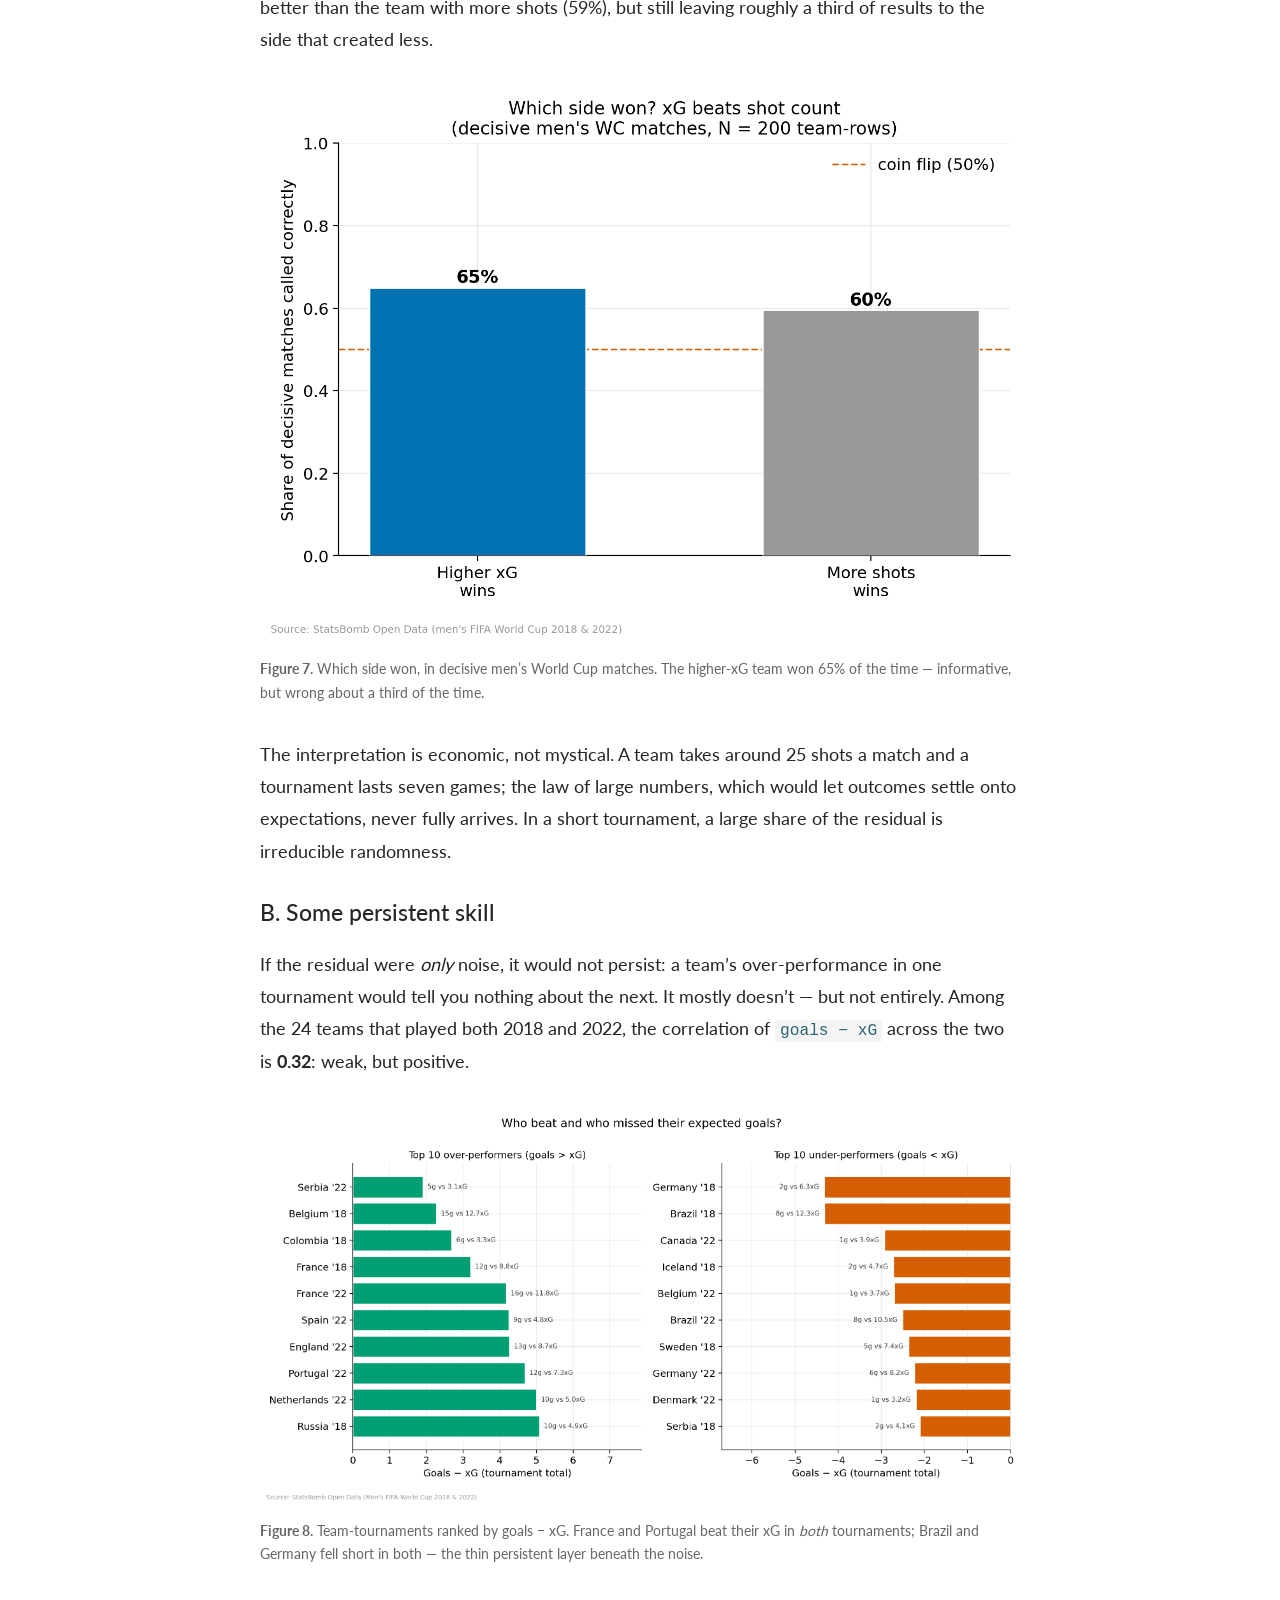
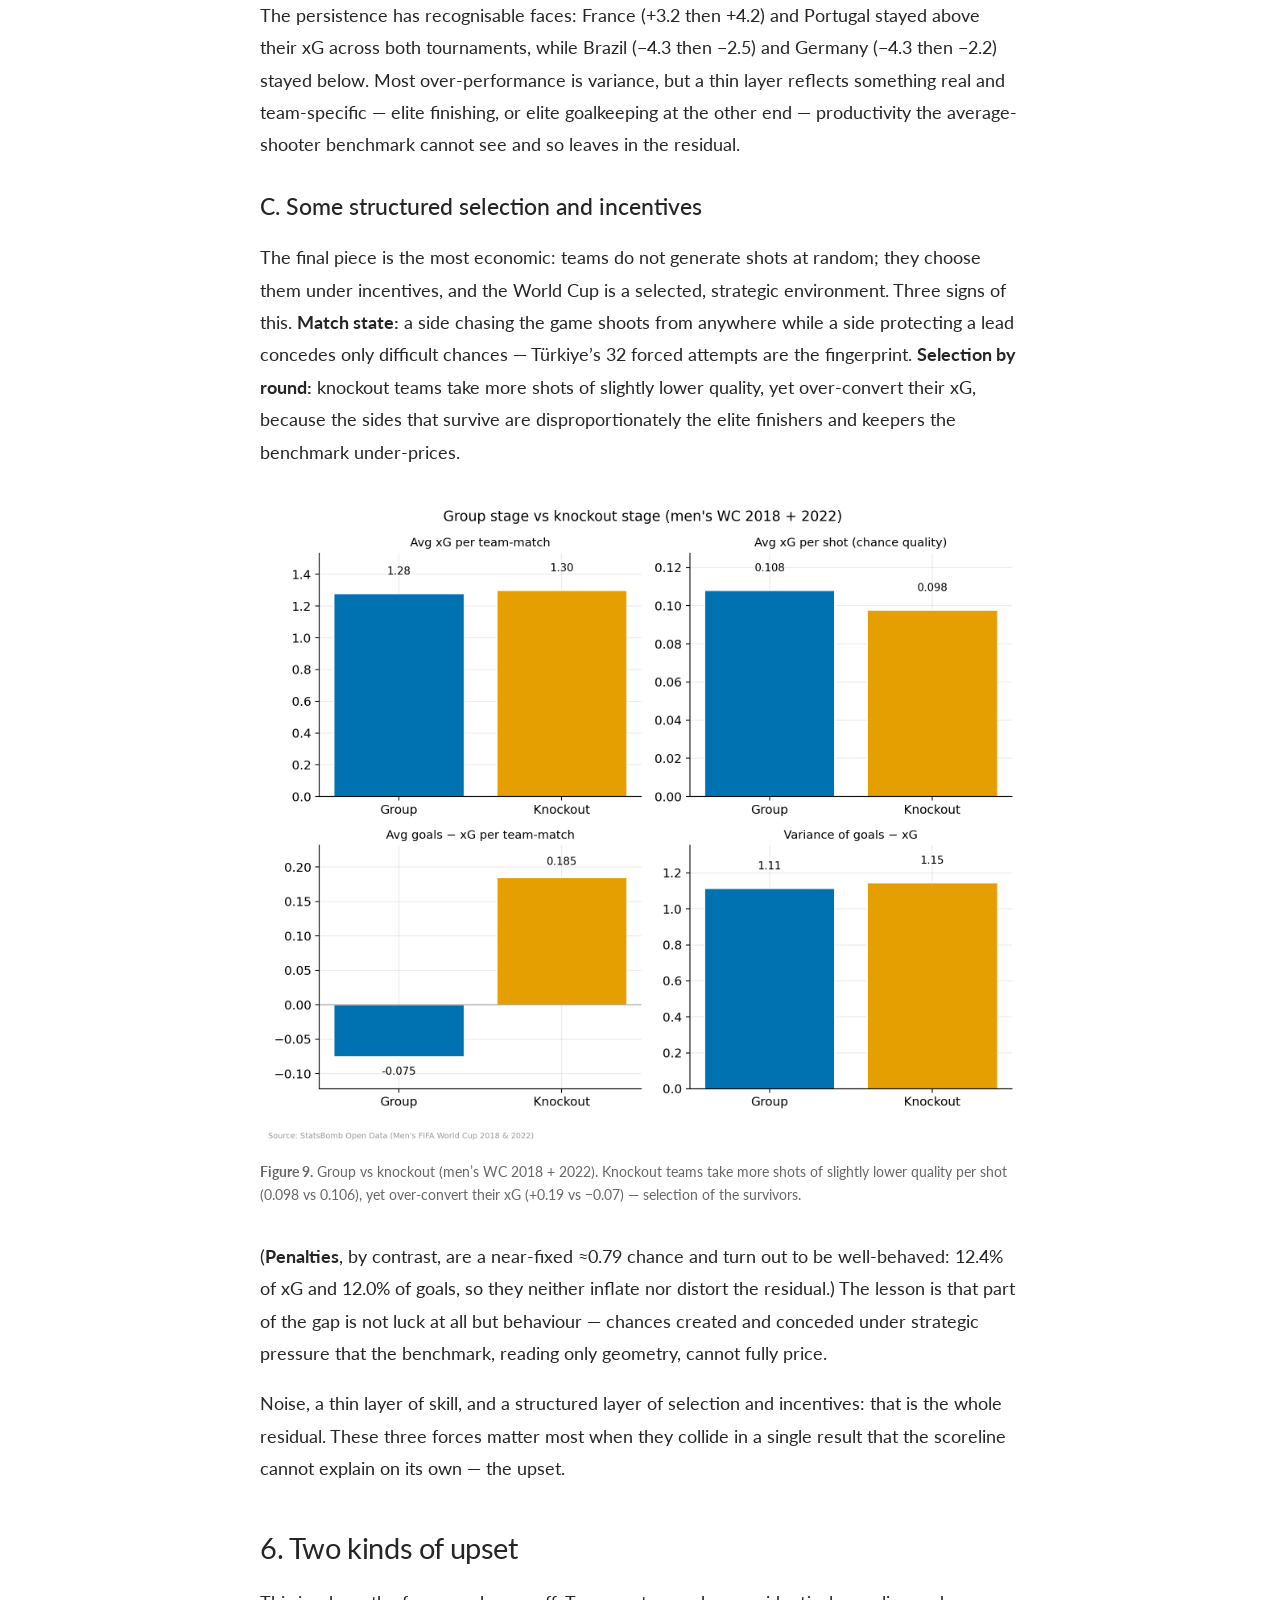
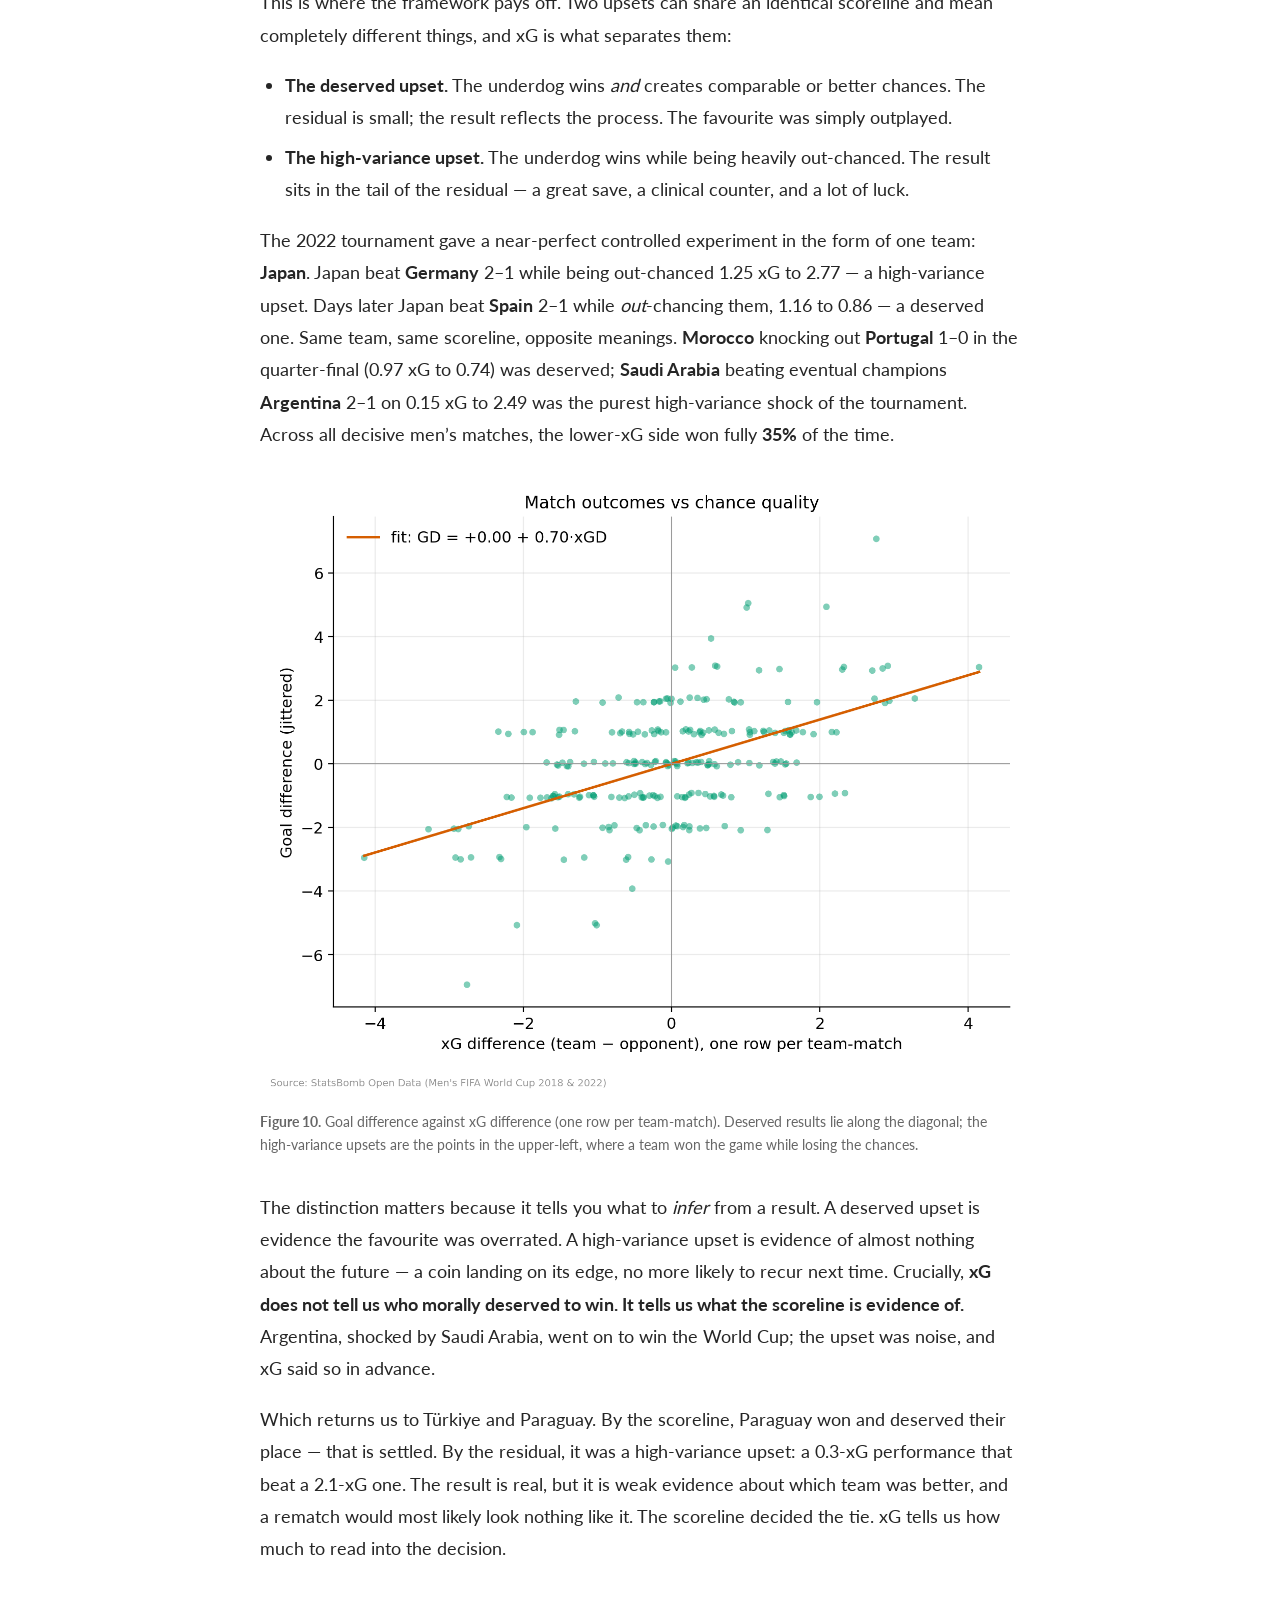
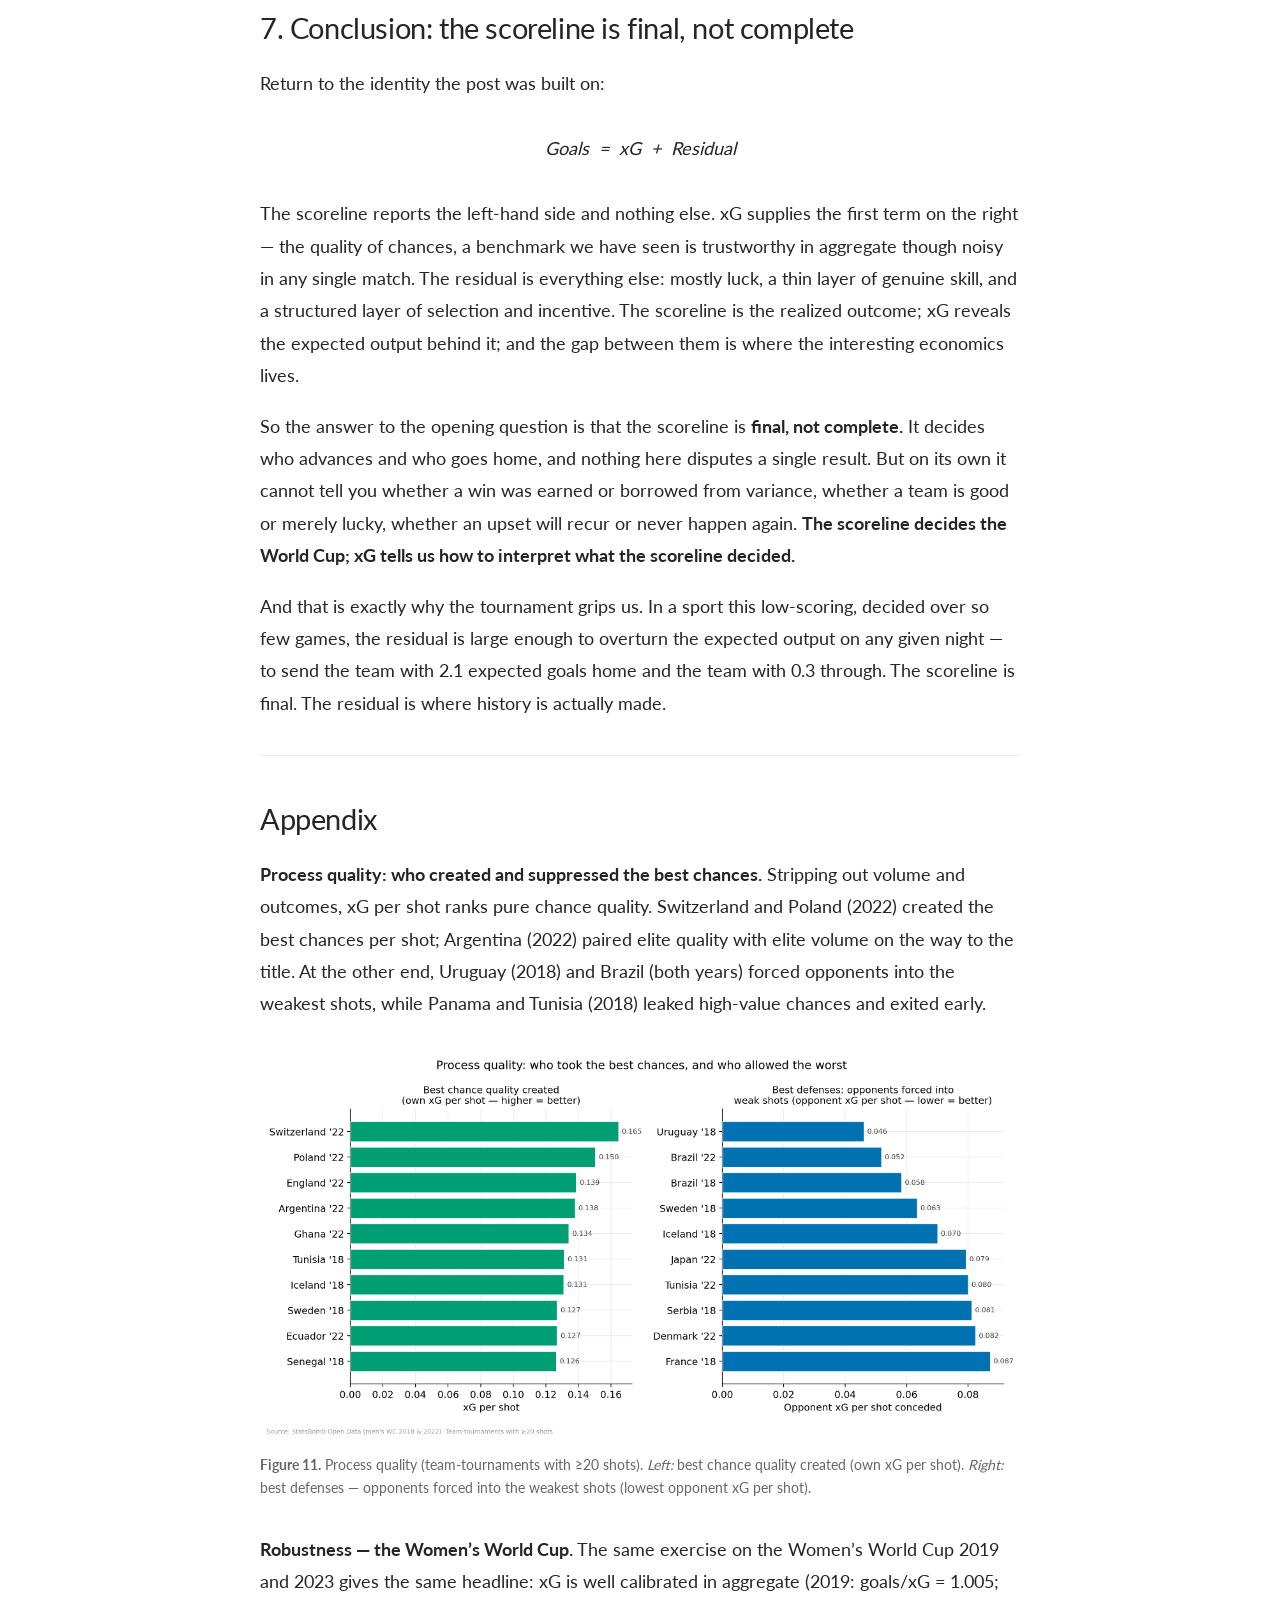
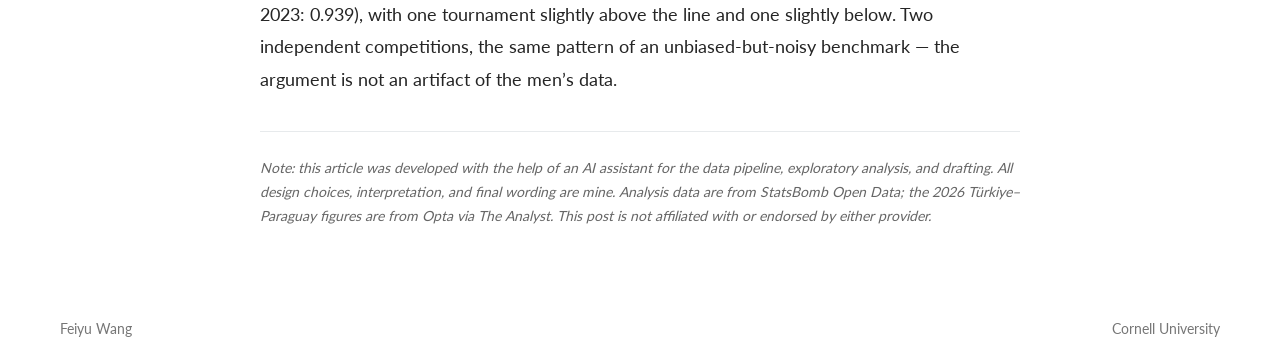
<file: posts/worldcup-xg/index.html>
<!DOCTYPE html>
<html lang="en">
<head>
    <meta charset="UTF-8">
    <meta name="viewport" content="width=device-width, initial-scale=1.0">
    <title>What Does the Scoreline Reveal? Expected Goals and the Economics of World Cup Upsets &mdash; Feiyu Wang</title>
    <link rel="stylesheet" href="../../css/style.css?v=e193c3ef9960">
</head>
<body>
    <a class="skip-link" href="#main-content">Skip to content</a>
    <header class="site-header">
        <nav class="site-nav" aria-label="Main navigation">
            <a class="site-brand" href="../../index.html">Feiyu Wang</a>
            <ul>
                <li><a href="../../index.html">Home</a></li>
                <li><a href="../../research.html">Research</a></li>
                <li><a href="../../blogs.html" class="active" aria-current="page">Blogs</a></li>
                <li><a href="../../others.html">Others</a></li>
                <li><a href="../../cv.html">CV</a></li>
            </ul>
        </nav>
    </header>
    <main class="post" id="main-content" tabindex="-1">
        <p class="back-link"><a href="../../blogs.html">&larr; Back to Blogs</a></p>

        <h1>What Does the Scoreline Reveal? Expected Goals and the Economics of World Cup Upsets</h1>
        <p class="entry-meta">2026-06-22 &middot; Feiyu Wang<span class="post-views" hidden></span></p>

        <h2>1. A scoreline that hides more than it reveals</h2>

        <figure>
            <img src="01_match_photo.png" alt="Türkiye vs Paraguay, FIFA World Cup 2026">
            <figcaption><strong>Figure 1.</strong> Paraguay celebrate the goal that beat Türkiye 1&ndash;0 and sent them home, FIFA World Cup 2026 (Group D) &mdash; a 0.3-xG performance defeating a 2.1-xG one. <em>Photo: Reuters.</em></figcaption>
        </figure>

        <p>On 19 June 2026, Türkiye played Paraguay in a Group D match they had to win to stay in the World Cup. The scoreline was <strong>Türkiye 0&ndash;1 Paraguay</strong>. Paraguay scored inside the second minute through a long-range strike, lost a player to a red card before half-time, and then defended for an hour with ten men. They won. Türkiye went home.</p>

        <p><strong>None of that is in dispute, and none of it is unfair.</strong> The scoreline is the tournament fact: Paraguay took the three points and the place in the next round, and no amount of analysis changes that. A World Cup is decided by goals, not by chances. The scoreline is final.</p>

        <p>But the scoreline is also strangely silent about how the match was actually played. Türkiye took <strong>32 shots</strong> to Paraguay&rsquo;s seven and held 78% of the ball. By expected goals &mdash; the metric this whole post is about &mdash; <strong>Türkiye created about 2.1 goals&rsquo; worth of chances to Paraguay&rsquo;s 0.3</strong> (xG here from Opta via The Analyst; this 2026 game is a motivating example, not part of the StatsBomb sample analysed below). On every measure of <em>how the game was played</em>, Türkiye dominated. On the only measure that decides the tournament, they lost.</p>

        <p>So the result records something real and something incomplete at the same time. <strong>The scoreline tells us what happened. But what does it reveal about how the match was played &mdash; and what does it hide?</strong> Answering that requires a second number to set beside the score: one that measures not who won, but the quality of what each team created.</p>

        <h2>2. xG as expected output</h2>

        <p>That number is <strong>expected goals (xG)</strong>. It assigns every shot a probability of becoming a goal, estimated from a large history of comparable shots. A shot worth 0.30 xG is one that shots <em>like it</em> have historically been scored about 30% of the time. Add up a team&rsquo;s shot probabilities and you get its expected goals for the match: the number of goals an average team would score from those exact chances.</p>

        <p>How is that probability actually generated? An xG model is a classifier trained on hundreds of thousands of past shots, each labelled goal or no-goal. For any new shot it reads off a handful of measured features and returns a fitted probability. The features that matter most are geometric &mdash; the <strong>distance</strong> to goal and the <strong>angle</strong> the two posts subtend from the ball &mdash; followed by the <strong>body part</strong> (a header is far harder than a foot from the same spot), whether the shot is a <strong>penalty</strong> (a near-fixed &asymp;0.79) or a free kick, and <strong>how the chance was created</strong> (a cut-back or through-ball is worth far more than a hopeful cross). The model used here, StatsBomb&rsquo;s, goes further and reads a &ldquo;freeze-frame&rdquo; of the instant the shot is struck: where the <strong>goalkeeper</strong> is standing and how many <strong>defenders</strong> sit between the ball and the goal. In its simplest, classic logistic-regression form, the probability is</p>

        <p class="equation">xG(shot) = Pr(goal &nbsp;|&nbsp; features) = <sup>1</sup>&frasl;<sub>1 + e<sup>&minus;(&beta;<sub>0</sub> + &beta;<sub>1</sub>&middot;distance + &beta;<sub>2</sub>&middot;angle + &beta;<sub>3</sub>&middot;header + &hellip;)</sup></sub></p>

        <p>and a team&rsquo;s expected goals for a match is just the sum over its shots:</p>

        <p class="equation">xG<sub>team</sub> &nbsp;=&nbsp; &sum;<sub>shots i</sub> xG(shot<sub>i</sub>)</p>

        <p>(Modern models swap the logistic function for gradient-boosted trees or neural nets, but the object is identical: a fitted probability per shot, summed.) A shot&rsquo;s xG is therefore not a verdict on whether a player <em>should</em> have scored &mdash; it is the historical base rate for that kind of chance.</p>

        <p>This gives a clean way to organise the whole question. A match turns shots into goals, and we can read it as a short production line:</p>

        <figure>
            <img src="fig_pipeline.png" alt="Diagram: Shots to xG to Goals to Goals minus xG, with Türkiye's numbers and the identity Goals = xG + Residual">
            <figcaption><strong>Figure 2.</strong> From shots to the scoreline. <strong>Shots</strong> are raw input (quantity); <strong>xG</strong> is quality-adjusted expected output; <strong>goals</strong> are realized output; and <strong>goals &minus; xG</strong> is the residual. The identity that organises the post is <code>Goals = xG + Residual</code>.</figcaption>
        </figure>

        <p>Each stage measures something different. <strong>Shots</strong> count raw chances without regard to quality. <strong>xG</strong> weights each shot by how dangerous it was, giving a quality-adjusted expectation. <strong>Goals</strong> are the realized output that ends up on the scoreboard. And the difference, the <strong>residual</strong> <code>goals &minus; xG</code>, is whatever separated the expectation from the result. Türkiye&rsquo;s line reads 32 &rarr; 2.1 &rarr; 0 &rarr; &minus;2.1: a lot of shooting, only moderate chance quality, no goals, and a large negative residual.</p>

        <p>That identity sets up the two questions the rest of the article answers. First: <strong>is xG a credible expected-output benchmark</strong> &mdash; can we trust it as the right thing to compare goals against? And second, once we trust it: <strong>what does the residual tell us</strong> about a match that the scoreline alone does not? A benchmark is only worth having if it is accurate, so start there.</p>

        <h2>3. Is xG a trustworthy benchmark?</h2>

        <p>A benchmark earns trust by being right <em>on average</em> &mdash; by neither systematically over- nor under-counting goals across many matches. On that test, World Cup xG passes comfortably. Across the two most recent finished men&rsquo;s tournaments (2018 and 2022 &mdash; 128 matches, 3,120 non-shootout shots), teams scored <strong>326 goals against 328.6 xG</strong>, a ratio of <strong>0.992</strong>. Over thousands of shots, the benchmark is off by less than three goals.</p>

        <figure>
            <img src="fig09_calibration_by_tournament.png" alt="Actual goals vs xG for 2018, 2022 and both combined; 2018 under by ~16, 2022 over by ~13, combined near perfect">
            <figcaption><strong>Figure 3.</strong> Aggregate calibration by tournament. 2018 teams under-scored their xG by ~9% (157 vs 173); 2022 teams over-scored by ~8% (169 vs 156); the two errors very nearly cancel, leaving the combined total almost exactly calibrated.</figcaption>
        </figure>

        <p>But Figure 3 also contains the warning. Each <em>individual</em> tournament misses by about 9% &mdash; and in opposite directions. The accuracy is a property of the aggregate, not of any single slice. The same holds shot by shot: bin every non-penalty shot by its predicted xG and the actual conversion rate tracks the prediction almost exactly, deviating only on the very best chances.</p>

        <figure>
            <img src="fig07_calibration_curve.png" alt="Shot-level calibration curve hugging the 45-degree line">
            <figcaption><strong>Figure 4.</strong> Shot-level calibration (non-penalty shots). Each point is a bin of shots; the dashed line is perfect calibration. The curve hugs the diagonal &mdash; the model&rsquo;s probabilities mean what they say.</figcaption>
        </figure>

        <p>A simple regression of team-match goals on team-match xG tells the same story: <code>goals = 0.23 + 0.81 &middot; xG</code>, and a joint test of the ideal benchmark (intercept = 0, slope = 1) is not rejected at the 5% level (p = 0.076). xG is, to a good approximation, an unbiased predictor of goals.</p>

        <p>The conclusion is the key one for everything that follows: <strong>xG is well calibrated in aggregate, but noisy in small samples.</strong> It is a trustworthy expected-value benchmark over a season or a whole tournament &mdash; and a poor oracle for any single match, where the realized goals can sit far from the expectation. That noise is not a defect to apologise for; in a moment it becomes the main subject. But first, what does this benchmark add over the cruder thing we already had?</p>

        <h2>4. What xG reveals that shot counts do not</h2>

        <p>Before xG, the standard shorthand for &ldquo;who was on top&rdquo; was the shot count. Türkiye&rsquo;s 32-to-7 edge is exactly that kind of statistic. The trouble is that shots are raw quantity: a tap-in and a hopeful effort from forty yards both count as one. xG exists to replace quantity with quality-adjusted quantity &mdash; and the difference shows up immediately in how well each tracks goals.</p>

        <figure>
            <img src="fig10_correlation_levels.png" alt="Correlation with goals: xG team-match 0.53, xG team-tournament 0.84, shot count 0.25">
            <figcaption><strong>Figure 5.</strong> Correlation of each measure with actual goals. Quality-adjusted xG tracks goals more than twice as tightly as raw shot count (0.53 vs 0.25 at the match level), and tighter still once aggregated over a tournament (0.84) as the match-to-match noise averages out.</figcaption>
        </figure>

        <p>Shot count carries surprisingly little signal (correlation 0.25 with goals); xG carries roughly twice as much (0.53), and much more once aggregated (0.84). The reason is exactly the Türkiye game. <strong>Thirty-two shots did not mean thirty-two dangerous chances.</strong> At about 0.07 xG per attempt, most were low-value efforts forced from distance against a packed, ten-man defence. Shot count said Türkiye overwhelmed Paraguay; xG said the chances were mostly weak &mdash; and on that point, the scoreline agreed with xG, not with the shot count.</p>

        <p>So xG is both trustworthy on average and genuinely more informative than the quantity measures it replaces. That makes it a benchmark worth subtracting from goals &mdash; which returns us to the residual. When the realized output departs from the expected output, what is actually in that gap?</p>

        <h2>5. Reading the residual: luck, skill, and incentives</h2>

        <p>The residual <code>goals &minus; xG</code> is not one thing, and it is tempting to enumerate a dozen separate causes. It is more useful to sort them into three economic categories, in rough order of how much of the residual they explain.</p>

        <h3>A. Mostly noise</h3>

        <p>The largest part of the residual is simply luck &mdash; the gap between an expected value and a single realized draw. Three pieces of evidence point the same way. xG predicts a single match only loosely (Section 3). The 2018 and 2022 aggregate errors were large and pointed in <em>opposite</em> directions, the signature of sampling noise rather than bias. And the distribution of <code>goals &minus; xG</code> across all team-tournaments is centred near zero and roughly symmetric:</p>

        <figure>
            <img src="fig02_hist_goals_minus_xg.png" alt="Histogram of goals minus xG at team-tournament level, centered near zero">
            <figcaption><strong>Figure 6.</strong> Distribution of goals &minus; xG across team-tournaments &mdash; centred near zero (mean in red) and roughly symmetric. Over- and under-performance look like noise around an accurate benchmark.</figcaption>
        </figure>

        <p>The cleanest demonstration is to ask how often the better chances actually win. Among decisive men&rsquo;s World Cup matches, the team with the higher xG won only <strong>65%</strong> of the time &mdash; better than the team with more shots (59%), but still leaving roughly a third of results to the side that created less.</p>

        <figure>
            <img src="fig11_predict_winner.png" alt="Higher xG picks the winner 65% of the time, more shots 59%">
            <figcaption><strong>Figure 7.</strong> Which side won, in decisive men&rsquo;s World Cup matches. The higher-xG team won 65% of the time &mdash; informative, but wrong about a third of the time.</figcaption>
        </figure>

        <p>The interpretation is economic, not mystical. A team takes around 25 shots a match and a tournament lasts seven games; the law of large numbers, which would let outcomes settle onto expectations, never fully arrives. In a short tournament, a large share of the residual is irreducible randomness.</p>

        <h3>B. Some persistent skill</h3>

        <p>If the residual were <em>only</em> noise, it would not persist: a team&rsquo;s over-performance in one tournament would tell you nothing about the next. It mostly doesn&rsquo;t &mdash; but not entirely. Among the 24 teams that played both 2018 and 2022, the correlation of <code>goals &minus; xG</code> across the two is <strong>0.32</strong>: weak, but positive.</p>

        <figure>
            <img src="fig04_over_under_performers.png" alt="Top 10 over- and under-performers by goals minus xG">
            <figcaption><strong>Figure 8.</strong> Team-tournaments ranked by goals &minus; xG. France and Portugal beat their xG in <em>both</em> tournaments; Brazil and Germany fell short in both &mdash; the thin persistent layer beneath the noise.</figcaption>
        </figure>

        <p>The persistence has recognisable faces: France (+3.2 then +4.2) and Portugal stayed above their xG across both tournaments, while Brazil (&minus;4.3 then &minus;2.5) and Germany (&minus;4.3 then &minus;2.2) stayed below. Most over-performance is variance, but a thin layer reflects something real and team-specific &mdash; elite finishing, or elite goalkeeping at the other end &mdash; productivity the average-shooter benchmark cannot see and so leaves in the residual.</p>

        <h3>C. Some structured selection and incentives</h3>

        <p>The final piece is the most economic: teams do not generate shots at random; they choose them under incentives, and the World Cup is a selected, strategic environment. Three signs of this. <strong>Match state:</strong> a side chasing the game shoots from anywhere while a side protecting a lead concedes only difficult chances &mdash; Türkiye&rsquo;s 32 forced attempts are the fingerprint. <strong>Selection by round:</strong> knockout teams take more shots of slightly lower quality, yet over-convert their xG, because the sides that survive are disproportionately the elite finishers and keepers the benchmark under-prices.</p>

        <figure>
            <img src="fig05_group_vs_knockout.png" alt="Group vs knockout: similar xG, lower xG per shot in knockouts, but positive goals-minus-xG in knockouts">
            <figcaption><strong>Figure 9.</strong> Group vs knockout (men&rsquo;s WC 2018 + 2022). Knockout teams take more shots of slightly lower quality per shot (0.098 vs 0.106), yet over-convert their xG (+0.19 vs &minus;0.07) &mdash; selection of the survivors.</figcaption>
        </figure>

        <p>(<strong>Penalties</strong>, by contrast, are a near-fixed &asymp;0.79 chance and turn out to be well-behaved: 12.4% of xG and 12.0% of goals, so they neither inflate nor distort the residual.) The lesson is that part of the gap is not luck at all but behaviour &mdash; chances created and conceded under strategic pressure that the benchmark, reading only geometry, cannot fully price.</p>

        <p>Noise, a thin layer of skill, and a structured layer of selection and incentives: that is the whole residual. These three forces matter most when they collide in a single result that the scoreline cannot explain on its own &mdash; the upset.</p>

        <h2>6. Two kinds of upset</h2>

        <p>This is where the framework pays off. Two upsets can share an identical scoreline and mean completely different things, and xG is what separates them:</p>

        <ul>
            <li><strong>The deserved upset.</strong> The underdog wins <em>and</em> creates comparable or better chances. The residual is small; the result reflects the process. The favourite was simply outplayed.</li>
            <li><strong>The high-variance upset.</strong> The underdog wins while being heavily out-chanced. The result sits in the tail of the residual &mdash; a great save, a clinical counter, and a lot of luck.</li>
        </ul>

        <p>The 2022 tournament gave a near-perfect controlled experiment in the form of one team: <strong>Japan</strong>. Japan beat <strong>Germany</strong> 2&ndash;1 while being out-chanced 1.25 xG to 2.77 &mdash; a high-variance upset. Days later Japan beat <strong>Spain</strong> 2&ndash;1 while <em>out</em>-chancing them, 1.16 to 0.86 &mdash; a deserved one. Same team, same scoreline, opposite meanings. <strong>Morocco</strong> knocking out <strong>Portugal</strong> 1&ndash;0 in the quarter-final (0.97 xG to 0.74) was deserved; <strong>Saudi Arabia</strong> beating eventual champions <strong>Argentina</strong> 2&ndash;1 on 0.15 xG to 2.49 was the purest high-variance shock of the tournament. Across all decisive men&rsquo;s matches, the lower-xG side won fully <strong>35%</strong> of the time.</p>

        <figure>
            <img src="fig03_goaldiff_vs_xgdiff.png" alt="Scatter of match goal difference vs xG difference; upsets live in the off-diagonal quadrants">
            <figcaption><strong>Figure 10.</strong> Goal difference against xG difference (one row per team-match). Deserved results lie along the diagonal; the high-variance upsets are the points in the upper-left, where a team won the game while losing the chances.</figcaption>
        </figure>

        <p>The distinction matters because it tells you what to <em>infer</em> from a result. A deserved upset is evidence the favourite was overrated. A high-variance upset is evidence of almost nothing about the future &mdash; a coin landing on its edge, no more likely to recur next time. Crucially, <strong>xG does not tell us who morally deserved to win. It tells us what the scoreline is evidence of.</strong> Argentina, shocked by Saudi Arabia, went on to win the World Cup; the upset was noise, and xG said so in advance.</p>

        <p>Which returns us to Türkiye and Paraguay. By the scoreline, Paraguay won and deserved their place &mdash; that is settled. By the residual, it was a high-variance upset: a 0.3-xG performance that beat a 2.1-xG one. The result is real, but it is weak evidence about which team was better, and a rematch would most likely look nothing like it. The scoreline decided the tie. xG tells us how much to read into the decision.</p>

        <h2>7. Conclusion: the scoreline is final, not complete</h2>

        <p>Return to the identity the post was built on:</p>

        <p class="equation">Goals &nbsp;=&nbsp; xG &nbsp;+&nbsp; Residual</p>

        <p>The scoreline reports the left-hand side and nothing else. xG supplies the first term on the right &mdash; the quality of chances, a benchmark we have seen is trustworthy in aggregate though noisy in any single match. The residual is everything else: mostly luck, a thin layer of genuine skill, and a structured layer of selection and incentive. The scoreline is the realized outcome; xG reveals the expected output behind it; and the gap between them is where the interesting economics lives.</p>

        <p>So the answer to the opening question is that the scoreline is <strong>final, not complete.</strong> It decides who advances and who goes home, and nothing here disputes a single result. But on its own it cannot tell you whether a win was earned or borrowed from variance, whether a team is good or merely lucky, whether an upset will recur or never happen again. <strong>The scoreline decides the World Cup; xG tells us how to interpret what the scoreline decided.</strong></p>

        <p>And that is exactly why the tournament grips us. In a sport this low-scoring, decided over so few games, the residual is large enough to overturn the expected output on any given night &mdash; to send the team with 2.1 expected goals home and the team with 0.3 through. The scoreline is final. The residual is where history is actually made.</p>

        <hr>

        <h2>Appendix</h2>

        <p><strong>Process quality: who created and suppressed the best chances.</strong> Stripping out volume and outcomes, xG per shot ranks pure chance quality. Switzerland and Poland (2022) created the best chances per shot; Argentina (2022) paired elite quality with elite volume on the way to the title. At the other end, Uruguay (2018) and Brazil (both years) forced opponents into the weakest shots, while Panama and Tunisia (2018) leaked high-value chances and exited early.</p>

        <figure>
            <img src="fig12_xg_per_shot_attack_defense.png" alt="Left: teams with highest own xG per shot. Right: teams allowing the lowest opponent xG per shot.">
            <figcaption><strong>Figure 11.</strong> Process quality (team-tournaments with &ge;20 shots). <em>Left:</em> best chance quality created (own xG per shot). <em>Right:</em> best defenses &mdash; opponents forced into the weakest shots (lowest opponent xG per shot).</figcaption>
        </figure>

        <p><strong>Robustness &mdash; the Women&rsquo;s World Cup.</strong> The same exercise on the Women&rsquo;s World Cup 2019 and 2023 gives the same headline: xG is well calibrated in aggregate (2019: goals/xG = 1.005; 2023: 0.939), with one tournament slightly above the line and one slightly below. Two independent competitions, the same pattern of an unbiased-but-noisy benchmark &mdash; the argument is not an artifact of the men&rsquo;s data.</p>

        <hr>

        <p class="footer-meta"><em>Note: this article was developed with the help of an AI assistant for the data pipeline, exploratory analysis, and drafting. All design choices, interpretation, and final wording are mine. Analysis data are from StatsBomb Open Data; the 2026 Türkiye&ndash;Paraguay figures are from Opta via The Analyst. This post is not affiliated with or endorsed by either provider.</em></p>

    </main>
    <footer class="site-footer">
        <a href="../../index.html">Feiyu Wang</a>
        <span>Cornell University</span>
    </footer>
    <script src="../../js/script.js?v=7adf138d7b8d" defer></script>
</body>
</html>
</file>
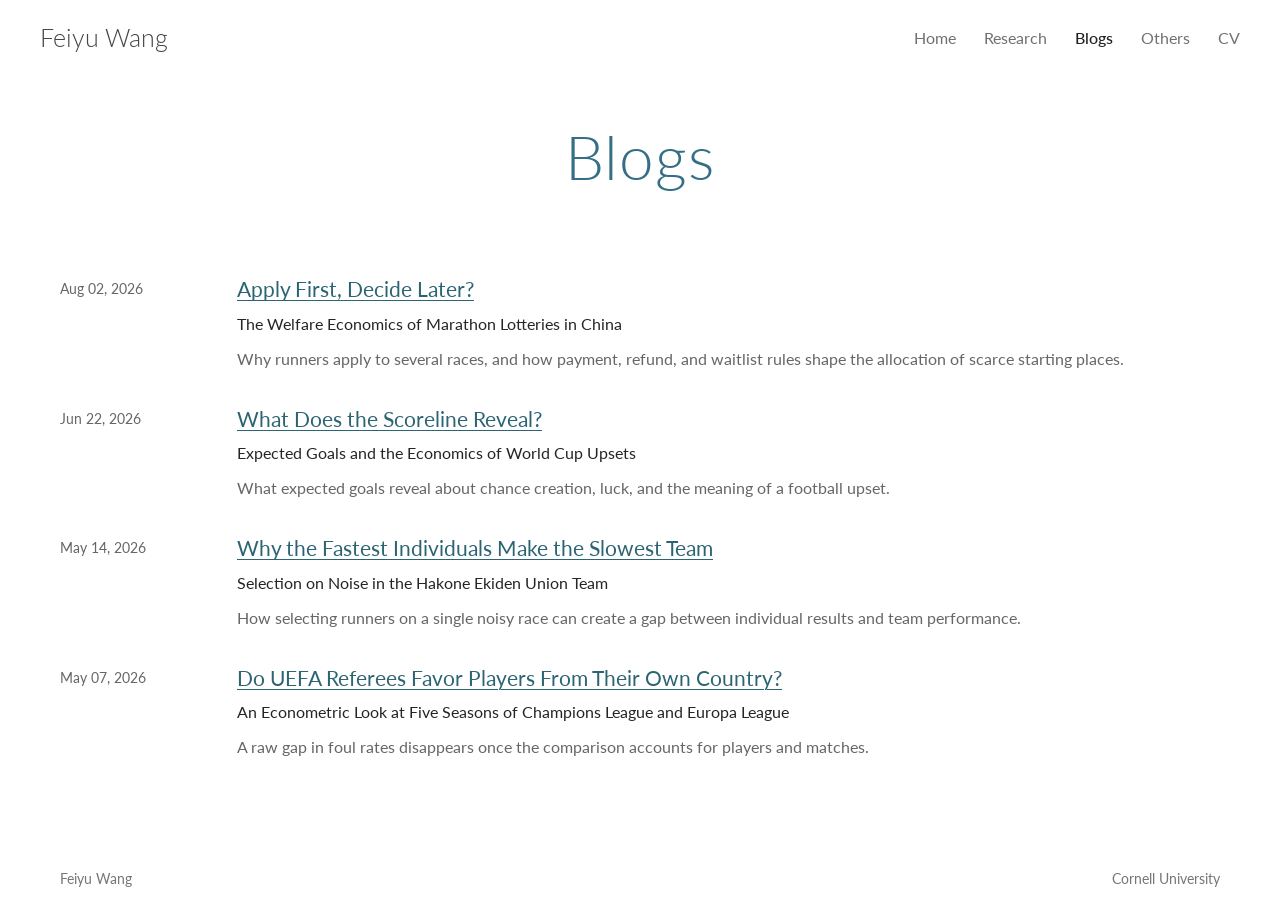
<file: blogs.html>
<!DOCTYPE html>
<html lang="en">
<head>
    <meta charset="UTF-8">
    <meta name="viewport" content="width=device-width, initial-scale=1.0">
    <meta name="description" content="Essays by Feiyu Wang on economics, data, football, and distance running.">
    <title>Blogs — Feiyu Wang</title>
    <link rel="stylesheet" href="css/style.css?v=e193c3ef9960">
</head>
<body>
    <a class="skip-link" href="#main-content">Skip to content</a>
    <header class="site-header">
        <nav class="site-nav" aria-label="Main navigation">
            <a class="site-brand" href="index.html">Feiyu Wang</a>
            <ul>
                <li><a href="index.html">Home</a></li>
                <li><a href="research.html">Research</a></li>
                <li><a href="blogs.html" class="active" aria-current="page">Blogs</a></li>
                <li><a href="others.html">Others</a></li>
                <li><a href="cv.html">CV</a></li>
            </ul>
        </nav>
    </header>
    <main id="main-content" tabindex="-1">
        <div class="page-heading"><h1>Blogs</h1></div>
        <div class="archive">
        <article class="writing-row" data-post="marathon-lottery-welfare">
            <time datetime="2026-08-02">Aug 02, 2026</time>
            <div><h2><a href="posts/marathon-lottery-welfare/index.html">Apply First, Decide Later?</a></h2>
                <p class="entry-subtitle">The Welfare Economics of Marathon Lotteries in China</p><p class="entry-summary">Why runners apply to several races, and how payment, refund, and waitlist rules shape the allocation of scarce starting places.</p>
            </div>
        </article>        <article class="writing-row" data-post="worldcup-xg">
            <time datetime="2026-06-22">Jun 22, 2026</time>
            <div><h2><a href="posts/worldcup-xg/index.html">What Does the Scoreline Reveal?</a></h2>
                <p class="entry-subtitle">Expected Goals and the Economics of World Cup Upsets</p><p class="entry-summary">What expected goals reveal about chance creation, luck, and the meaning of a football upset.</p>
            </div>
        </article>        <article class="writing-row" data-post="hakone-student-union">
            <time datetime="2026-05-14">May 14, 2026</time>
            <div><h2><a href="posts/hakone-student-union/index.html">Why the Fastest Individuals Make the Slowest Team</a></h2>
                <p class="entry-subtitle">Selection on Noise in the Hakone Ekiden Union Team</p><p class="entry-summary">How selecting runners on a single noisy race can create a gap between individual results and team performance.</p>
            </div>
        </article>        <article class="writing-row" data-post="uefa-referee-favoritism">
            <time datetime="2026-05-07">May 07, 2026</time>
            <div><h2><a href="posts/uefa-referee-favoritism/index.html">Do UEFA Referees Favor Players From Their Own Country?</a></h2>
                <p class="entry-subtitle">An Econometric Look at Five Seasons of Champions League and Europa League</p><p class="entry-summary">A raw gap in foul rates disappears once the comparison accounts for players and matches.</p>
            </div>
        </article>
        </div>
    </main>
    <footer class="site-footer">
        <a href="index.html">Feiyu Wang</a>
        <span>Cornell University</span>
    </footer>
    <script src="js/script.js?v=7adf138d7b8d" defer></script>
</body>
</html>
</file>
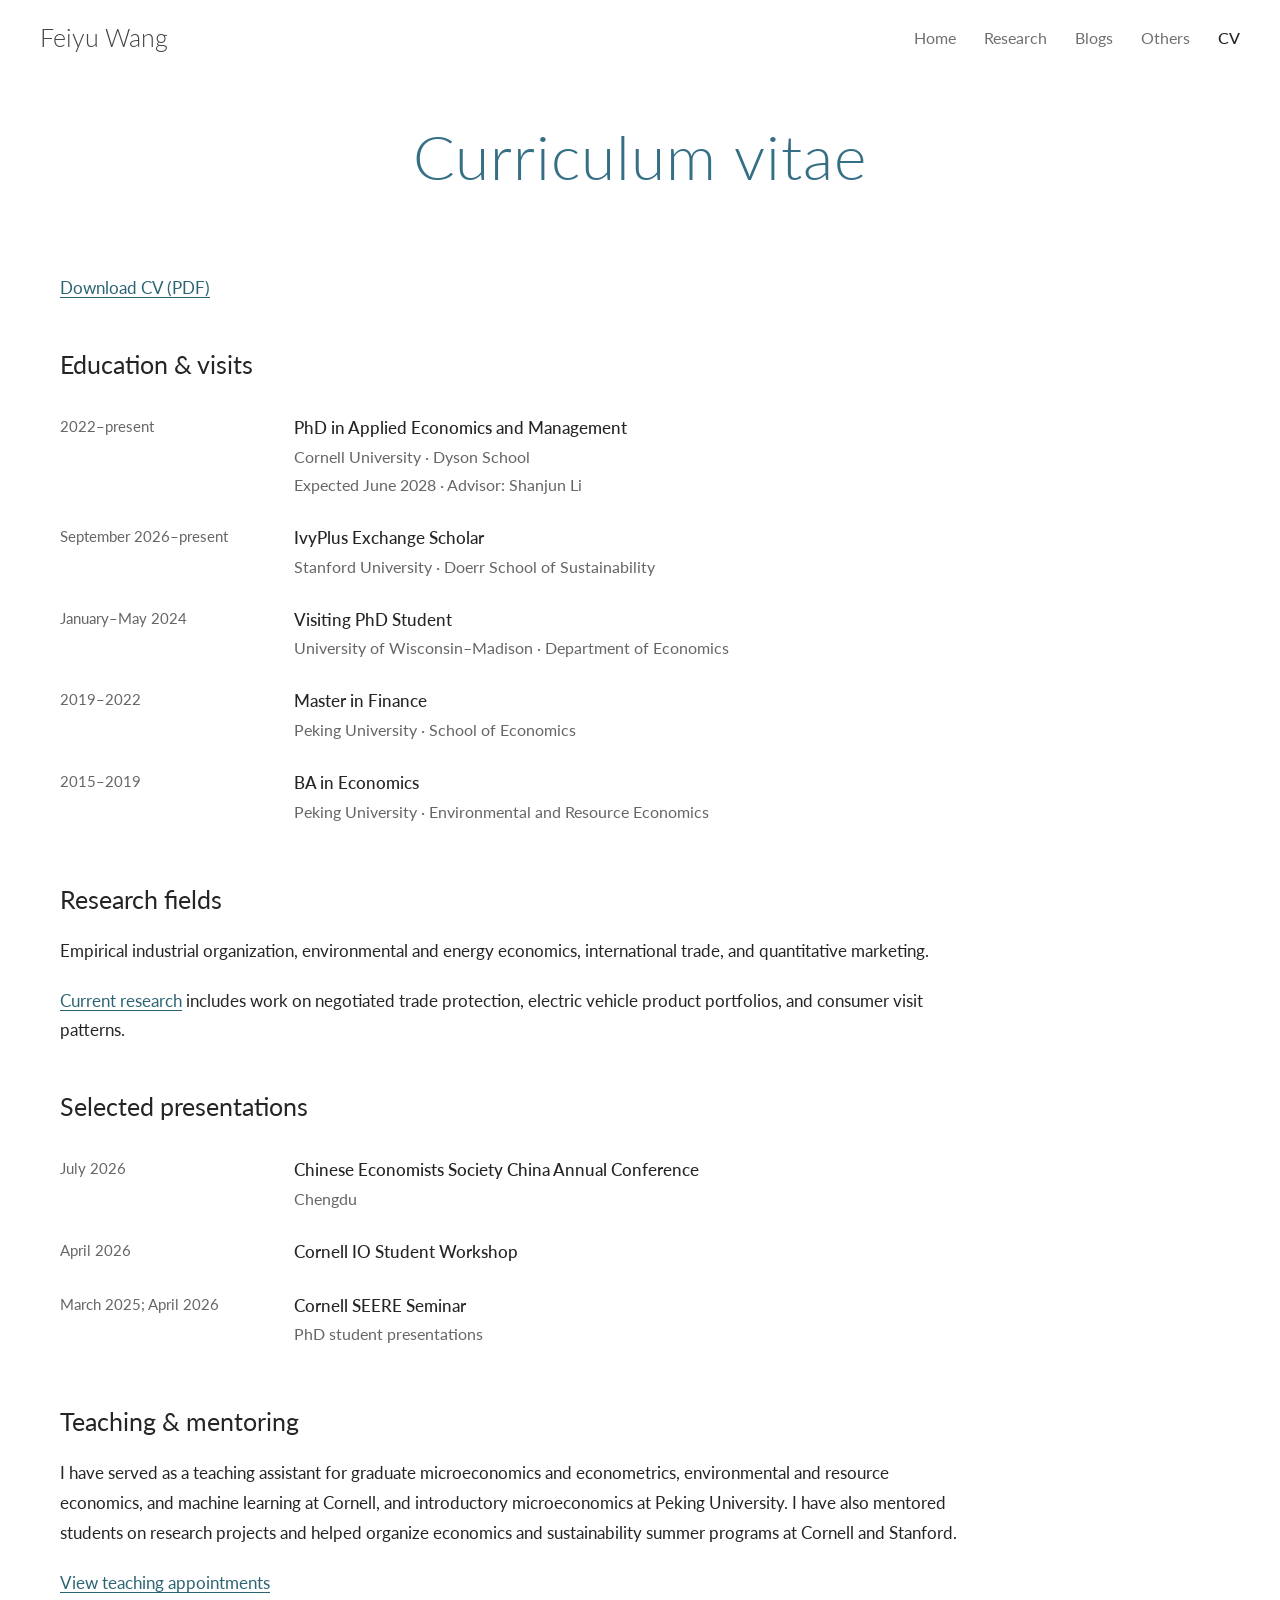
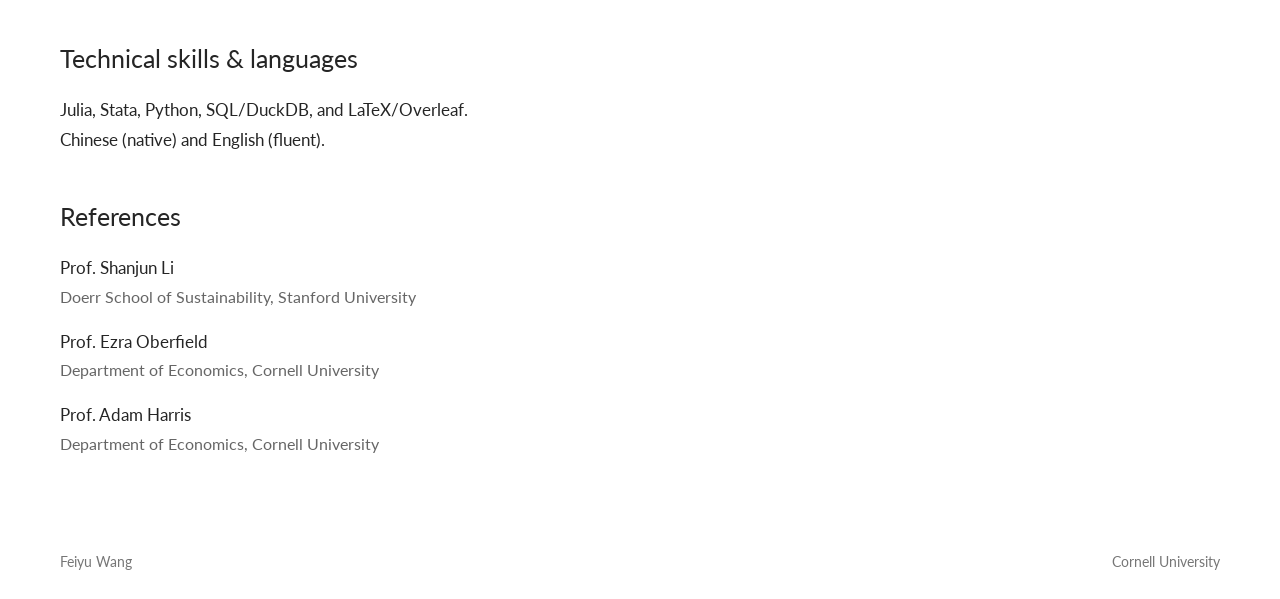
<file: cv.html>
<!DOCTYPE html>
<html lang="en">
<head>
    <meta charset="UTF-8">
    <meta name="viewport" content="width=device-width, initial-scale=1.0">
    <meta name="description" content="Download Feiyu Wang’s CV and view education, research fields, presentations, teaching, and academic references.">
    <title>Curriculum Vitae — Feiyu Wang</title>
    <link rel="stylesheet" href="css/style.css?v=e193c3ef9960">
</head>
<body>
    <a class="skip-link" href="#main-content">Skip to content</a>
    <header class="site-header">
        <nav class="site-nav" aria-label="Main navigation">
            <a class="site-brand" href="index.html">Feiyu Wang</a>
            <ul>
                <li><a href="index.html">Home</a></li>
                <li><a href="research.html">Research</a></li>
                <li><a href="blogs.html">Blogs</a></li>
                <li><a href="others.html">Others</a></li>
                <li><a href="cv.html" class="active" aria-current="page">CV</a></li>
            </ul>
        </nav>
    </header>
    <main id="main-content" tabindex="-1">
        <div class="page-heading">
            <h1>Curriculum vitae</h1>
        </div>
        <p><a class="text-link" href="assets/cv.pdf?v=0cbc199d3c4f" download="Resume_Feiyu_DS.pdf">Download CV (PDF)</a></p>
        <section class="content-section" aria-labelledby="education">
            <h2 id="education">Education &amp; visits</h2>
            <dl class="timeline">
                <div class="timeline-row"><dt>2022–present</dt><dd><strong>PhD in Applied Economics and Management</strong><span>Cornell University · Dyson School</span><span>Expected June 2028 · Advisor: Shanjun Li</span></dd></div>
                <div class="timeline-row"><dt>September 2026–present</dt><dd><strong>IvyPlus Exchange Scholar</strong><span>Stanford University · Doerr School of Sustainability</span></dd></div>
                <div class="timeline-row"><dt>January–May 2024</dt><dd><strong>Visiting PhD Student</strong><span>University of Wisconsin–Madison · Department of Economics</span></dd></div>
                <div class="timeline-row"><dt>2019–2022</dt><dd><strong>Master in Finance</strong><span>Peking University · School of Economics</span></dd></div>
                <div class="timeline-row"><dt>2015–2019</dt><dd><strong>BA in Economics</strong><span>Peking University · Environmental and Resource Economics</span></dd></div>
            </dl>
        </section>
        <section class="content-section" aria-labelledby="fields">
            <h2 id="fields">Research fields</h2>
            <p>Empirical industrial organization, environmental and energy economics, international trade, and quantitative marketing.</p>
            <p><a href="research.html">Current research</a> includes work on negotiated trade protection, electric vehicle product portfolios, and consumer visit patterns.</p>
        </section>
        <section class="content-section" aria-labelledby="presentations">
            <h2 id="presentations">Selected presentations</h2>
            <dl class="timeline">
                <div class="timeline-row"><dt>July 2026</dt><dd><strong>Chinese Economists Society China Annual Conference</strong><span>Chengdu</span></dd></div>
                <div class="timeline-row"><dt>April 2026</dt><dd><strong>Cornell IO Student Workshop</strong></dd></div>
                <div class="timeline-row"><dt>March 2025; April 2026</dt><dd><strong>Cornell SEERE Seminar</strong><span>PhD student presentations</span></dd></div>
            </dl>
        </section>
        <section class="content-section" aria-labelledby="teaching">
            <h2 id="teaching">Teaching &amp; mentoring</h2>
            <p>I have served as a teaching assistant for graduate microeconomics and econometrics, environmental and resource economics, and machine learning at Cornell, and introductory microeconomics at Peking University. I have also mentored students on research projects and helped organize economics and sustainability summer programs at Cornell and Stanford.</p>
            <p><a href="others.html#teaching">View teaching appointments</a></p>
        </section>
        <section class="content-section" aria-labelledby="skills">
            <h2 id="skills">Technical skills &amp; languages</h2>
            <p>Julia, Stata, Python, SQL/DuckDB, and LaTeX/Overleaf.<br>Chinese (native) and English (fluent).</p>
        </section>
        <section class="content-section" aria-labelledby="references">
            <h2 id="references">References</h2>
            <ul class="reference-list">
                <li>Prof. Shanjun Li<span>Doerr School of Sustainability, Stanford University</span></li>
                <li>Prof. Ezra Oberfield<span>Department of Economics, Cornell University</span></li>
                <li>Prof. Adam Harris<span>Department of Economics, Cornell University</span></li>
            </ul>
        </section>
    </main>
    <footer class="site-footer">
        <a href="index.html">Feiyu Wang</a>
        <span>Cornell University</span>
    </footer>
    <script src="js/script.js?v=7adf138d7b8d" defer></script>
</body>
</html>
</file>
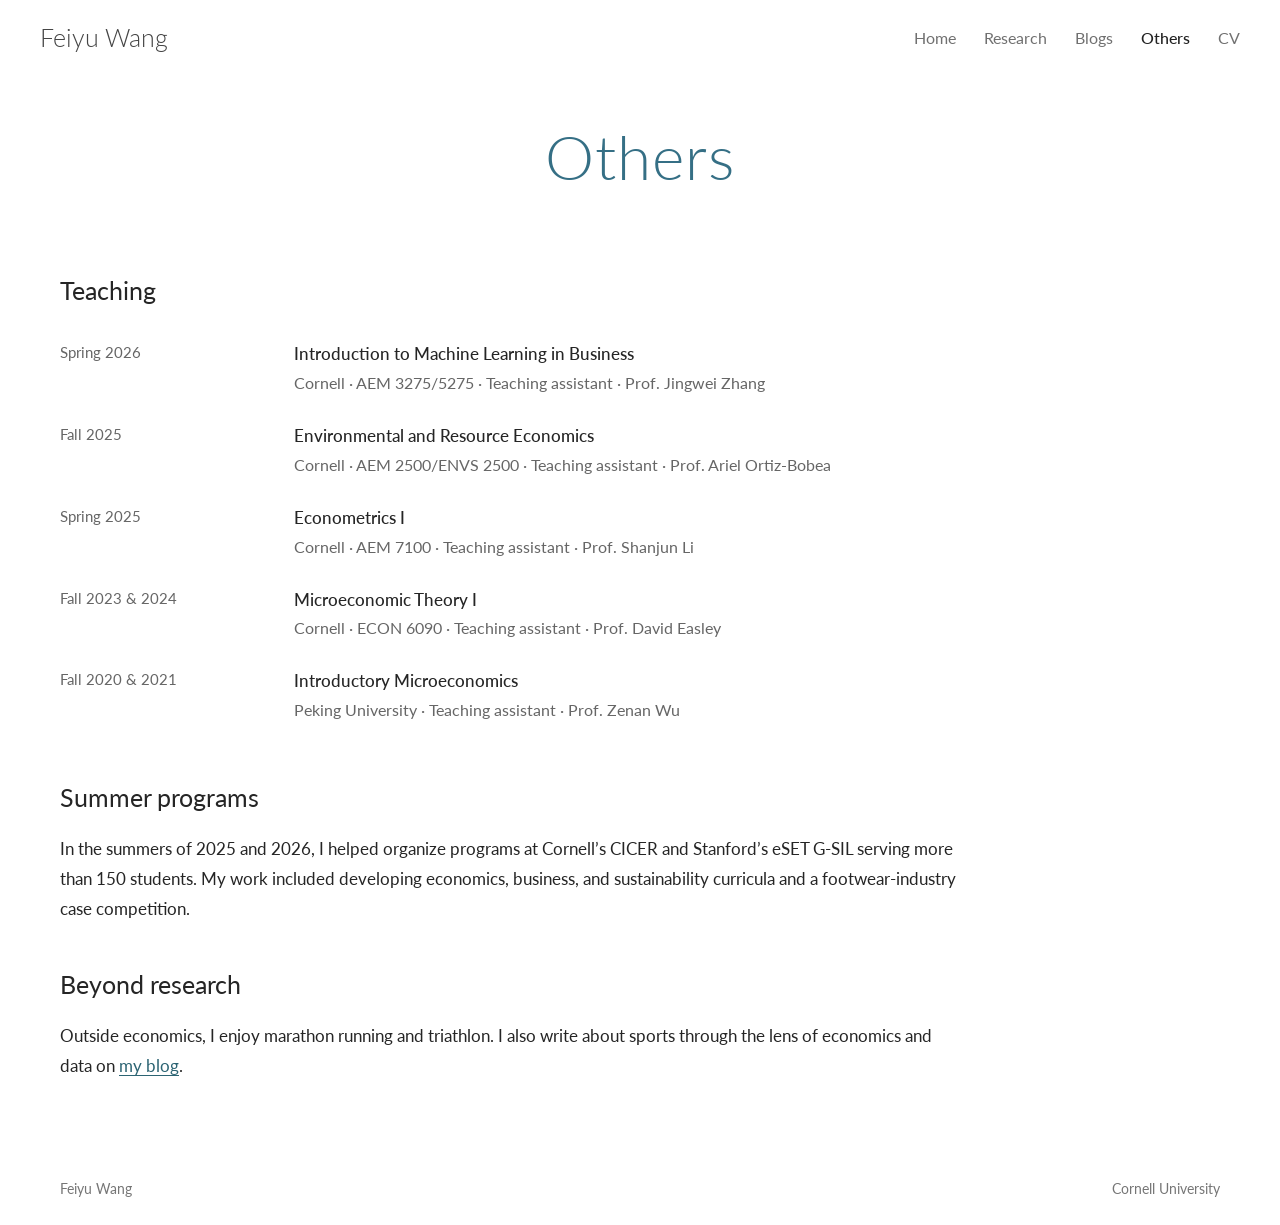
<file: others.html>
<!DOCTYPE html>
<html lang="en">
<head>
    <meta charset="UTF-8">
    <meta name="viewport" content="width=device-width, initial-scale=1.0">
    <meta name="description" content="Teaching appointments at Cornell and Peking University, summer programs, and interests beyond research.">
    <title>Others — Feiyu Wang</title>
    <link rel="stylesheet" href="css/style.css?v=e193c3ef9960">
</head>
<body>
    <a class="skip-link" href="#main-content">Skip to content</a>
    <header class="site-header">
        <nav class="site-nav" aria-label="Main navigation">
            <a class="site-brand" href="index.html">Feiyu Wang</a>
            <ul>
                <li><a href="index.html">Home</a></li>
                <li><a href="research.html">Research</a></li>
                <li><a href="blogs.html">Blogs</a></li>
                <li><a href="others.html" class="active" aria-current="page">Others</a></li>
                <li><a href="cv.html">CV</a></li>
            </ul>
        </nav>
    </header>
    <main id="main-content" tabindex="-1">
        <div class="page-heading"><h1>Others</h1></div>
        <section class="content-section" aria-labelledby="teaching">
            <h2 id="teaching">Teaching</h2>
            <dl class="timeline">
                <div class="timeline-row"><dt>Spring 2026</dt><dd><strong>Introduction to Machine Learning in Business</strong><span>Cornell · AEM 3275/5275 · Teaching assistant · Prof. Jingwei Zhang</span></dd></div>
                <div class="timeline-row"><dt>Fall 2025</dt><dd><strong>Environmental and Resource Economics</strong><span>Cornell · AEM 2500/ENVS 2500 · Teaching assistant · Prof. Ariel Ortiz-Bobea</span></dd></div>
                <div class="timeline-row"><dt>Spring 2025</dt><dd><strong>Econometrics I</strong><span>Cornell · AEM 7100 · Teaching assistant · Prof. Shanjun Li</span></dd></div>
                <div class="timeline-row"><dt>Fall 2023 &amp; 2024</dt><dd><strong>Microeconomic Theory I</strong><span>Cornell · ECON 6090 · Teaching assistant · Prof. David Easley</span></dd></div>
                <div class="timeline-row"><dt>Fall 2020 &amp; 2021</dt><dd><strong>Introductory Microeconomics</strong><span>Peking University · Teaching assistant · Prof. Zenan Wu</span></dd></div>
            </dl>
        </section>
        <section class="content-section" aria-labelledby="programs">
            <h2 id="programs">Summer programs</h2>
            <p>In the summers of 2025 and 2026, I helped organize programs at Cornell’s CICER and Stanford’s eSET G-SIL serving more than 150 students. My work included developing economics, business, and sustainability curricula and a footwear-industry case competition.</p>
        </section>
        <section class="content-section" aria-labelledby="personal"><h2 id="personal">Beyond research</h2><p>Outside economics, I enjoy marathon running and triathlon. I also write about sports through the lens of economics and data on <a href="blogs.html">my blog</a>.</p></section>
    </main>
    <footer class="site-footer">
        <a href="index.html">Feiyu Wang</a>
        <span>Cornell University</span>
    </footer>
    <script src="js/script.js?v=7adf138d7b8d" defer></script>
</body>
</html>
</file>
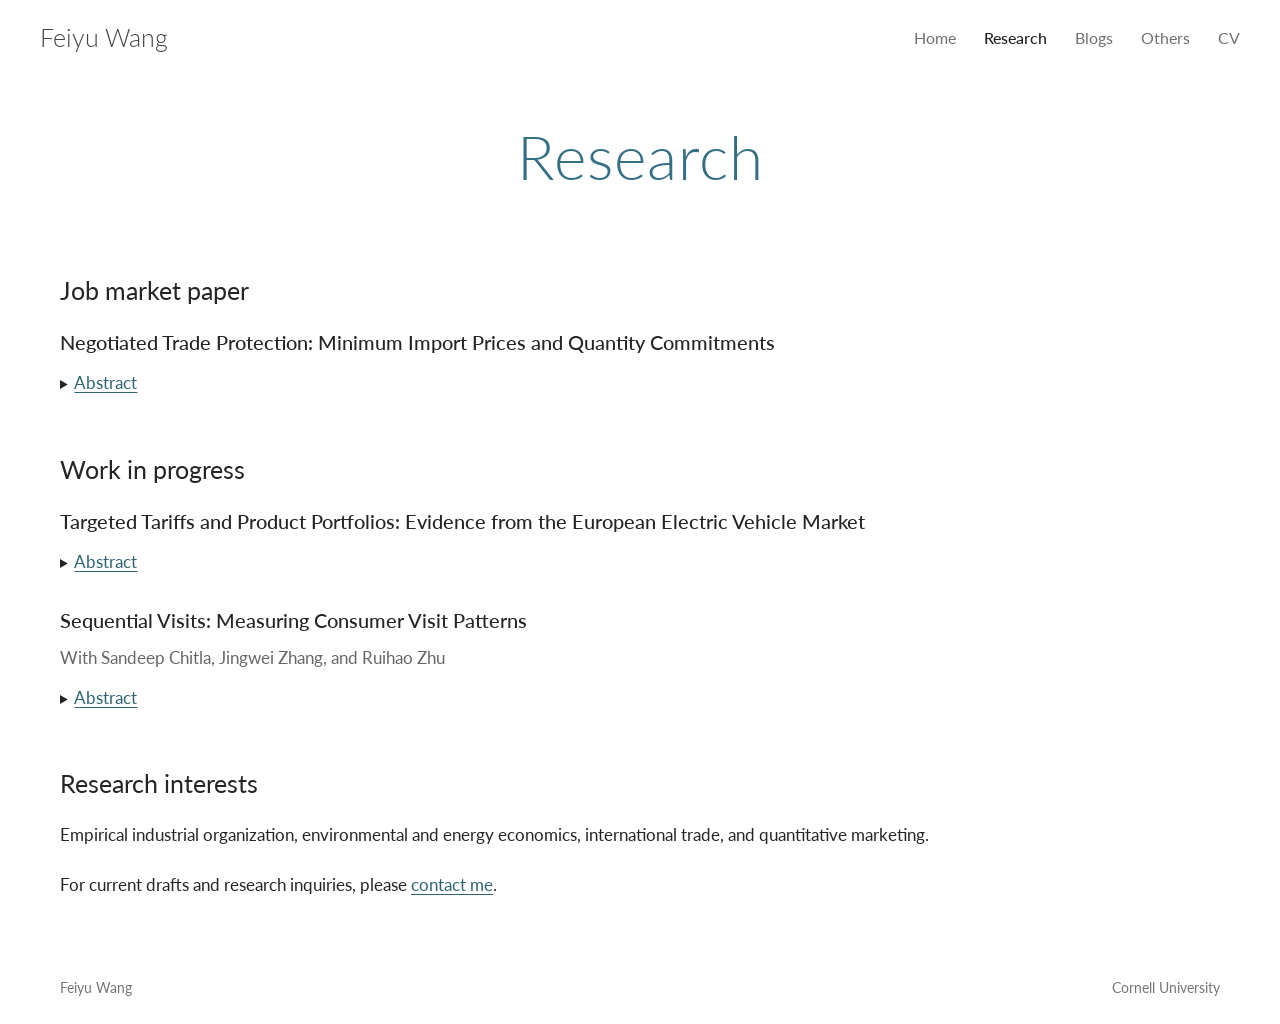
<file: research.html>
<!DOCTYPE html>
<html lang="en">
<head>
    <meta charset="UTF-8">
    <meta name="viewport" content="width=device-width, initial-scale=1.0">
    <meta name="description" content="Research by Feiyu Wang on negotiated trade protection, electric vehicle product portfolios, and consumer visit patterns.">
    <title>Research — Feiyu Wang</title>
    <link rel="stylesheet" href="css/style.css?v=e193c3ef9960">
</head>
<body>
    <a class="skip-link" href="#main-content">Skip to content</a>
    <header class="site-header">
        <nav class="site-nav" aria-label="Main navigation">
            <a class="site-brand" href="index.html">Feiyu Wang</a>
            <ul>
                <li><a href="index.html">Home</a></li>
                <li><a href="research.html" class="active" aria-current="page">Research</a></li>
                <li><a href="blogs.html">Blogs</a></li>
                <li><a href="others.html">Others</a></li>
                <li><a href="cv.html">CV</a></li>
            </ul>
        </nav>
    </header>
    <main id="main-content" tabindex="-1">
        <div class="page-heading">
            <h1>Research</h1>
        </div>
        <section class="content-section research-section" aria-labelledby="job-market">
            <h2 id="job-market">Job market paper</h2>
            <article class="research-paper" aria-labelledby="negotiated-trade">
                <h3 id="negotiated-trade">Negotiated Trade Protection: Minimum Import Prices and Quantity Commitments</h3>
                <details class="paper-abstract"><summary>Abstract<span class="sr-only">: Negotiated Trade Protection: Minimum Import Prices and Quantity Commitments</span></summary><p>I study how negotiated alternatives to tariffs affect firm incentives, consumer demand, and the distribution of surplus. I combine a three-stage proposal, acceptance, and pricing game with a random-coefficients demand model and multiproduct price competition in the European electric vehicle market. In the counterfactuals, quantity commitments yield slightly higher exporter profits than minimum import prices, while minimum import prices deliver higher social welfare and EV sales.</p></details>
            </article>
        </section>
        <section class="content-section research-section" aria-labelledby="ongoing">
            <h2 id="ongoing">Work in progress</h2>
            <div>
                <article class="research-paper" aria-labelledby="targeted-tariffs">
                    <h3 id="targeted-tariffs">Targeted Tariffs and Product Portfolios: Evidence from the European Electric Vehicle Market</h3>
                    <details class="paper-abstract"><summary>Abstract<span class="sr-only">: Targeted Tariffs and Product Portfolios: Evidence from the European Electric Vehicle Market</span></summary><p>Where does tariff incidence appear when a policy covers only part of a firm’s portfolio? I study the EU’s duties on Chinese-built battery-electric vehicles using model-by-country registrations and annual posted prices for 2023–2025. EU markets record 6.2 fewer Chinese-built BEV models per destination-month relative to comparison markets, measured by active registration spells. Holding model reference prices fixed, the registered product mix shifts toward higher-priced vehicles, with a 12.1% increase in the German-reference index. These findings document adjustment in product-market presence and the composition of registrations.</p></details>
                </article>
                <article class="research-paper" aria-labelledby="sequential-visits">
                    <h3 id="sequential-visits">Sequential Visits: Measuring Consumer Visit Patterns</h3>
                    <p class="paper-coauthors">With Sandeep Chitla, Jingwei Zhang, and Ruihao Zhu</p>
                    <details class="paper-abstract"><summary>Abstract<span class="sr-only">: Sequential Visits: Measuring Consumer Visit Patterns</span></summary><p>We study how to measure habitual consumer visits using mobile-location data. Using 1.03 billion visit records spanning 15 months, we compare repeat visits to the same location with visits to different locations. Sharp weekly timing patterns appear in both groups, showing that weekly recurrence alone does not identify habitual return behavior. This comparison guides the construction of samples for studying consumer visit patterns.</p></details>
                </article>
            </div>
        </section>
        <section class="content-section research-section" aria-labelledby="fields">
            <h2 id="fields">Research interests</h2>
            <div>
                <p>Empirical industrial organization, environmental and energy economics, international trade, and quantitative marketing.</p>
                <p>For current drafts and research inquiries, please <a href="mailto:fw273@cornell.edu?subject=Research%20inquiry">contact me</a>.</p>
            </div>
        </section>
    </main>
    <footer class="site-footer">
        <a href="index.html">Feiyu Wang</a>
        <span>Cornell University</span>
    </footer>
    <script src="js/script.js?v=7adf138d7b8d" defer></script>
</body>
</html>
</file>
<file: css/style.css>
/* Author: Feiyu Wang / Codex
   Date: 2026-10-26
   Purpose: Restrained academic layout informed by Martin O'Connell's website.
   Inputs: Semantic page and article HTML. Outputs: Responsive presentation. */
@font-face { font-family: Lato; font-style: normal; font-weight: 300; font-display: swap; src: url("../assets/fonts/Lato-Light.woff") format("woff"); }
@font-face { font-family: Lato; font-style: normal; font-weight: 400; font-display: swap; src: url("../assets/fonts/Lato-Regular.woff") format("woff"); }
@font-face { font-family: Lato; font-style: normal; font-weight: 500; font-display: swap; src: url("../assets/fonts/Lato-Medium.woff") format("woff"); }
@font-face { font-family: Lato; font-style: normal; font-weight: 700; font-display: swap; src: url("../assets/fonts/Lato-Bold.woff") format("woff"); }
:root {
    color-scheme: light;
    --paper: #fff;
    --ink: #252525;
    --muted: #666;
    --accent: #2c6473;
    --heading: #356f85;
    --rule: #e7eaec;
    --sans: Lato, "Helvetica Neue", Helvetica, Arial, sans-serif;
    --serif: var(--sans);
    --width: 1320px;
}
* { box-sizing: border-box; }
html { scroll-padding-top: 24px; }
body { margin: 0; min-height: 100svh; display: flex; flex-direction: column; background: var(--paper); color: var(--ink); font: 17px/1.75 var(--sans); }
a { color: var(--accent); text-decoration-thickness: 1px; text-underline-offset: 3px; }
a:hover { color: #173f4b; }
a:focus-visible, summary:focus-visible, [tabindex="0"]:focus-visible { outline: 2px solid var(--accent); outline-offset: 5px; border-radius: 1px; }
::selection { background: #dfedf2; color: var(--ink); }
img { display: block; max-width: 100%; height: auto; }
svg { flex-shrink: 0; }
.skip-link { position: absolute; top: -100px; left: 24px; z-index: 100; background: #fff; padding: 10px 18px; }
.skip-link:focus { top: 12px; }
.sr-only { position: absolute; width: 1px; height: 1px; padding: 0; margin: -1px; overflow: hidden; clip-path: inset(50%); white-space: nowrap; border: 0; }
.site-header { width: calc(100% - 80px); max-width: 1340px; margin: 0 auto; padding: 20px 0; }
.site-nav { display: flex; align-items: center; justify-content: space-between; gap: 32px; }
.site-brand { color: #454545; font: 300 25px/1.4 var(--sans); text-decoration: none; white-space: nowrap; }
.site-nav ul { display: flex; flex-wrap: wrap; align-items: center; gap: 28px; list-style: none; padding: 0; margin: 0; }
.site-nav li { margin: 0; }
.site-nav li a { display: block; color: #707070; font: 400 16px/1.6 var(--sans); text-decoration: none; padding: 3px 0; }
.site-nav li a:hover, .site-nav li a[aria-current="page"] { color: #222; }
.site-nav li a[aria-current="page"] { font-weight: 500; }
main { flex: 1; width: calc(100% - 120px); max-width: var(--width); margin: 0 auto; padding: 44px 0 58px; }
main:focus { outline: none; }
h1, h2, h3 { font-family: var(--sans); text-wrap: pretty; }
h1 { margin: 0; color: var(--heading); text-align: center; font-size: clamp(44px, 4.85vw, 72px); line-height: 1.2; letter-spacing: 1px; font-weight: 300; }
h2 { margin: 40px 0 18px; font-size: 25px; line-height: 1.4; font-weight: 400; }
h3 { margin: 0 0 8px; font-size: 20px; line-height: 1.5; font-weight: 500; }
p { margin: 0 0 20px; }
.page-heading { margin-bottom: 80px; }
.text-link { display: inline-flex; align-items: center; gap: 10px; font-size: 17px; }
.arrow { width: 18px; height: 18px; }
.home { padding-top: 64px; }
.home .page-heading { margin-bottom: 96px; }
.hero { display: grid; grid-template-columns: 34% minmax(0, 1fr); align-items: start; gap: 4%; }
.hero-copy { padding-top: 2px; font-size: clamp(16px, 1.34vw, 20px); line-height: 1.8; }
.hero-copy p { margin-bottom: 30px; }
.profile-photo { margin: 0; }
.profile-photo img { width: 100%; aspect-ratio: 3 / 4; object-fit: contain; }
.content-section { margin-top: 44px; }
.content-section > h2 { margin: 0 0 19px; }
.content-section p { max-width: 900px; }
.research-section { margin-top: 54px; }
.research-section:first-of-type { margin-top: 0; }
.research-paper h3 { font-size: 20px; line-height: 1.55; margin-bottom: 10px; font-weight: 500; }
.research-paper + .research-paper { margin-top: 28px; }
.research-paper .paper-coauthors { color: var(--muted); font-size: 17px; margin: -3px 0 10px; }
.research-section p { max-width: 1200px; }
.research-section > div > p:last-child, .paper-abstract p:last-child { margin-bottom: 0; }
.paper-abstract { margin-top: 8px; }
.paper-abstract summary { width: fit-content; cursor: pointer; color: var(--accent); text-decoration: underline; text-underline-offset: 3px; }
.paper-abstract summary::marker { color: var(--ink); font-size: .8em; }
.paper-abstract[open] summary { margin-bottom: 15px; }
.paper-abstract p { max-width: 980px; font-size: 17px; line-height: 1.8; }
.archive { max-width: 1120px; }
.writing-row { display: grid; grid-template-columns: 145px minmax(0, 1fr); gap: 32px; padding: 0 0 30px; }
.writing-row time { color: var(--muted); font-size: 14px; padding-top: 4px; font-variant-numeric: tabular-nums; }
.writing-row h2, .writing-row h3 { font-size: 21px; line-height: 1.5; margin: 0 0 5px; font-weight: 400; }
.writing-row p { font-size: 16px; margin: 0; }
.writing-row .entry-subtitle { margin: 0 0 7px; color: var(--ink); }
.writing-row .entry-summary { color: var(--muted); }
.timeline { margin: 0; }
.timeline-row { display: grid; grid-template-columns: 200px minmax(0, 1fr); gap: 34px; padding: 12px 0; }
.timeline dt { font-size: 15px; color: var(--muted); }
.timeline dd { margin: 0; }
.timeline dd strong { font-weight: 500; }
.timeline dd span { display: block; color: var(--muted); font-size: 16px; }
.reference-list { list-style: none; padding: 0; margin: 0; }
.reference-list li { margin: 0 0 16px; }
.reference-list span { display: block; font-size: 16px; color: var(--muted); }
.site-footer { display: flex; justify-content: space-between; align-items: center; gap: 24px; width: calc(100% - 120px); max-width: var(--width); margin: 0 auto; padding: 18px 0 24px; font-size: 14px; color: #767676; }
.site-footer a { color: inherit; text-decoration: none; }
.site-footer a:hover { text-decoration: underline; }
/* Preserve the shared structure of existing long-form posts. */
.post { flex: 1; max-width: 760px; padding-top: 44px; font-size: 18px; line-height: 1.8; overflow-wrap: break-word; }
.post .back-link { margin: 0 0 28px; font-size: 15px; }
.post h1 { text-align: left; color: var(--ink); font-size: clamp(32px, 3.4vw, 46px); line-height: 1.18; letter-spacing: -1.1px; margin-bottom: 18px; }
.entry-meta, .post-views { color: var(--muted); font-size: 14px; }
.post > .entry-meta { padding-bottom: 28px; margin: 0 0 38px; border-bottom: 1px solid var(--rule); }
.post-views { white-space: nowrap; }
.post h2 { font-size: 29px; line-height: 1.3; margin: 44px 0 20px; letter-spacing: -.4px; }
.post h3 { font-size: 23px; margin: 28px 0 14px; }
.post p { margin: 1em 0; }
.post ul, .post ol { padding-left: 1.4em; }
.post li { margin: .4em 0; }
.post figure { margin: 34px 0; }
.post figure img { margin: 0 auto 12px; }
.post figcaption { color: var(--muted); font-size: 14px; line-height: 1.65; text-align: left; }
.post .portrait-figure img { max-width: min(560px, 100%); }
.post .equation { text-align: center; font-style: italic; margin: 25px 0; max-width: 100%; overflow-x: auto; overflow-y: hidden; padding: 8px 0; }
.post mjx-container[display="true"] { max-width: 100%; overflow-x: auto; overflow-y: hidden; }
.post code { background: #f5f4f4; color: #2c6473; padding: 2px 5px; border-radius: 2px; font: .9em/1.6 "SFMono-Regular", Menlo, Consolas, monospace; overflow-wrap: anywhere; }
.post pre { max-width: 100%; overflow-x: auto; padding: 16px; background: #f5f4f4; }
.post table { width: 100%; border-collapse: collapse; margin: 24px 0; font-size: 14px; line-height: 1.6; }
.post th, .post td { padding: 10px 12px; border-bottom: 1px solid var(--rule); text-align: left; vertical-align: top; }
.post th { border-bottom: 1px solid var(--ink); font-weight: 600; }
.post tbody tr:hover { background: #faf9f9; }
.post .table-scroll { max-width: 100%; overflow-x: auto; margin: 24px 0; -webkit-overflow-scrolling: touch; }
.post .table-scroll table { min-width: 650px; margin: 0; }
.post hr { border: 0; border-top: 1px solid var(--rule); margin: 36px 0 24px; }
.post .footer-meta, .post .note { color: var(--muted); font-size: 14px; line-height: 1.7; }
.post .callout { margin: 28px 0; padding: 16px 22px; border-left: 3px solid var(--accent); background: #f5f8f9; }
.post .callout h3 { margin-top: 0; }
.post .citation { font-size: .72em; line-height: 0; vertical-align: super; }
.post .references { font-size: 14px; color: var(--muted); }
.post .references li { margin: 12px 0; overflow-wrap: anywhere; }
.post .inline-math { white-space: nowrap; }
[id] { scroll-margin-top: 24px; }
@media (max-width: 900px) {
    .site-header { width: calc(100% - 64px); }
    main, .site-footer { width: calc(100% - 64px); }
    .site-nav ul { gap: 22px; }
    .page-heading { margin-bottom: 60px; }
    .home .page-heading { margin-bottom: 64px; }
    .hero { grid-template-columns: 33% minmax(0, 1fr); gap: 5%; }
    .hero-copy { font-size: 16px; }
    .hero-copy p { margin-bottom: 20px; }
    .timeline-row { grid-template-columns: 155px minmax(0, 1fr); gap: 24px; }
    .writing-row { grid-template-columns: 120px minmax(0, 1fr); gap: 24px; }
}
@media (max-width: 640px) {
    body { font-size: 16px; }
    .site-header, main, .site-footer { width: calc(100% - 40px); }
    .site-header { padding: 18px 0 12px; }
    .site-nav { flex-direction: column; align-items: flex-start; gap: 13px; }
    .site-brand { font-size: 22px; }
    .site-nav ul { width: 100%; justify-content: space-between; gap: 12px; }
    .site-nav li a { font-size: 15px; padding: 4px 0; }
    main, .home { padding: 34px 0 40px; }
    h1 { font-size: 40px; line-height: 1.25; letter-spacing: .5px; }
    h2 { font-size: 23px; }
    .page-heading, .home .page-heading { margin-bottom: 46px; }
    .hero { grid-template-columns: 1fr; gap: 34px; }
    .profile-photo { width: min(360px, 100%); margin: 0 auto; }
    .hero-copy { padding: 0; font-size: 16px; }
    .hero-copy p { margin-bottom: 22px; }
    .research-section { margin-top: 38px; }
    .research-paper h3 { font-size: 18px; }
    .research-paper .paper-coauthors, .paper-abstract p { font-size: 16px; }
    .writing-row, .timeline-row { grid-template-columns: 1fr; gap: 5px; }
    .writing-row { padding-bottom: 28px; }
    .writing-row h2 { font-size: 19px; }
    .timeline-row { padding: 12px 0; }
    .timeline dt { font-size: 14px; }
    .site-footer { font-size: 12px; gap: 12px; }
    .post { width: calc(100% - 40px); font-size: 17px; line-height: 1.8; }
    .post h1 { font-size: 32px; letter-spacing: -.4px; }
    .post h2 { font-size: 26px; }
    .post figure { margin: 28px 0; }
    .post .callout { padding: 12px 16px; }
    .post .inline-math { white-space: normal; }
}
@media (prefers-reduced-motion: reduce) { html { scroll-behavior: auto; } }
@media print {
    .site-header, .site-footer, .skip-link, .back-link, .post-views { display: none; }
    body { display: block; font-size: 11pt; }
    main, .post { max-width: none; width: 100%; margin: 0; padding: 0; }
    a { color: inherit; }
    h1, h2, h3 { break-after: avoid; }
    figure, .timeline-row, .research-paper { break-inside: avoid; }
    .post .table-scroll { overflow: visible; }
    .post .table-scroll table { min-width: 0; }
}
</file>
